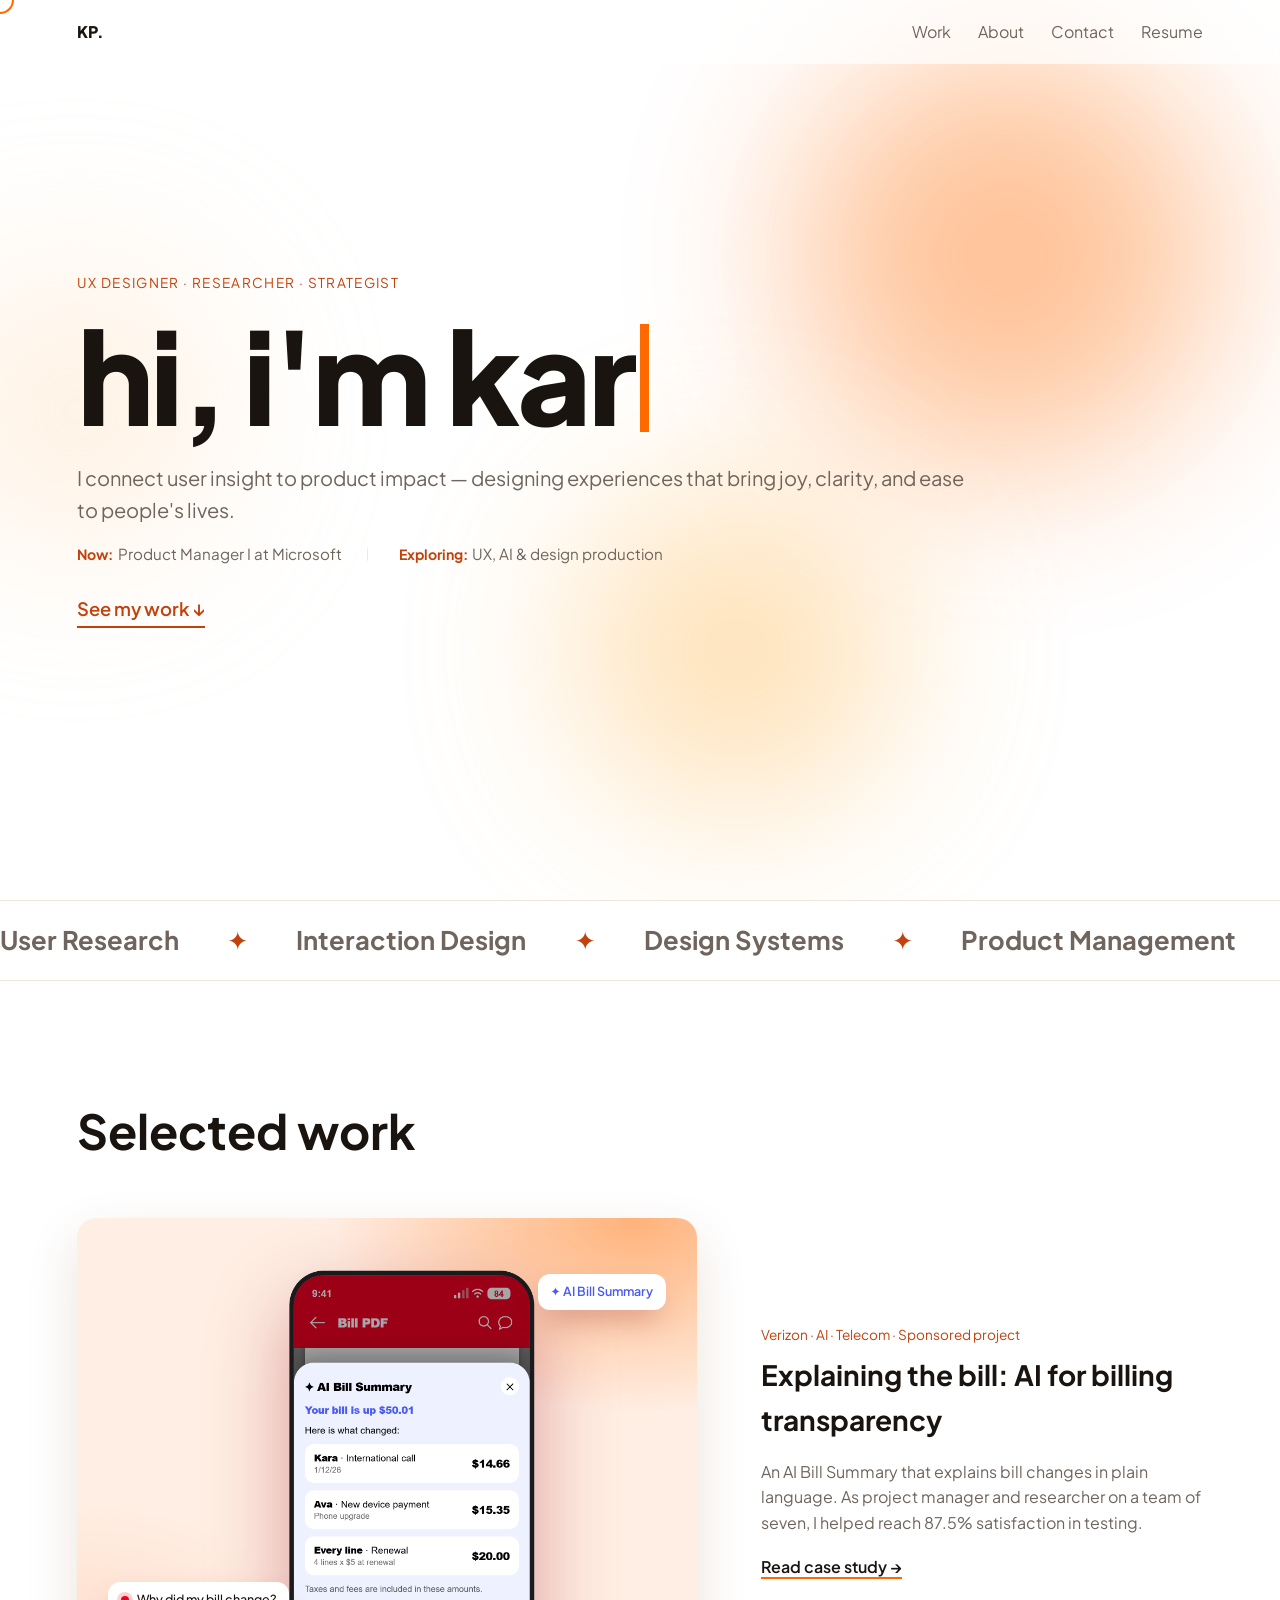
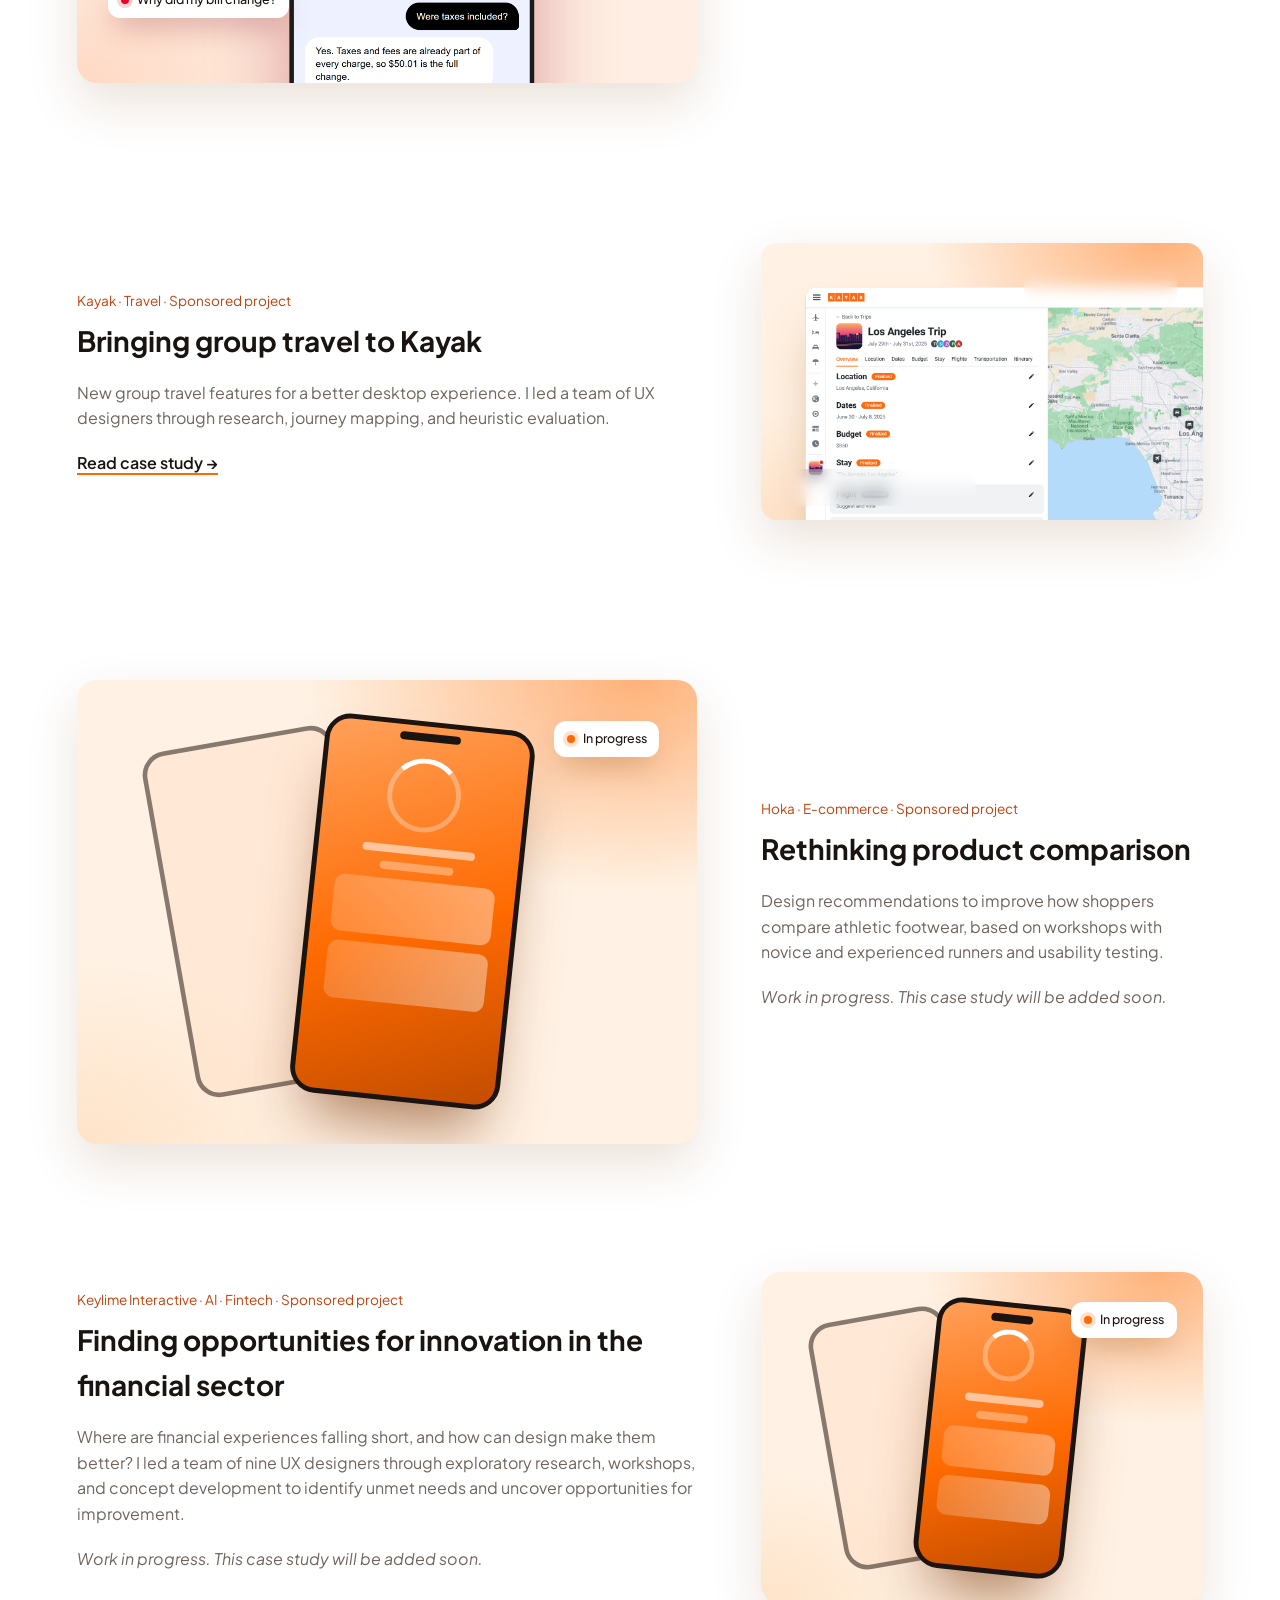
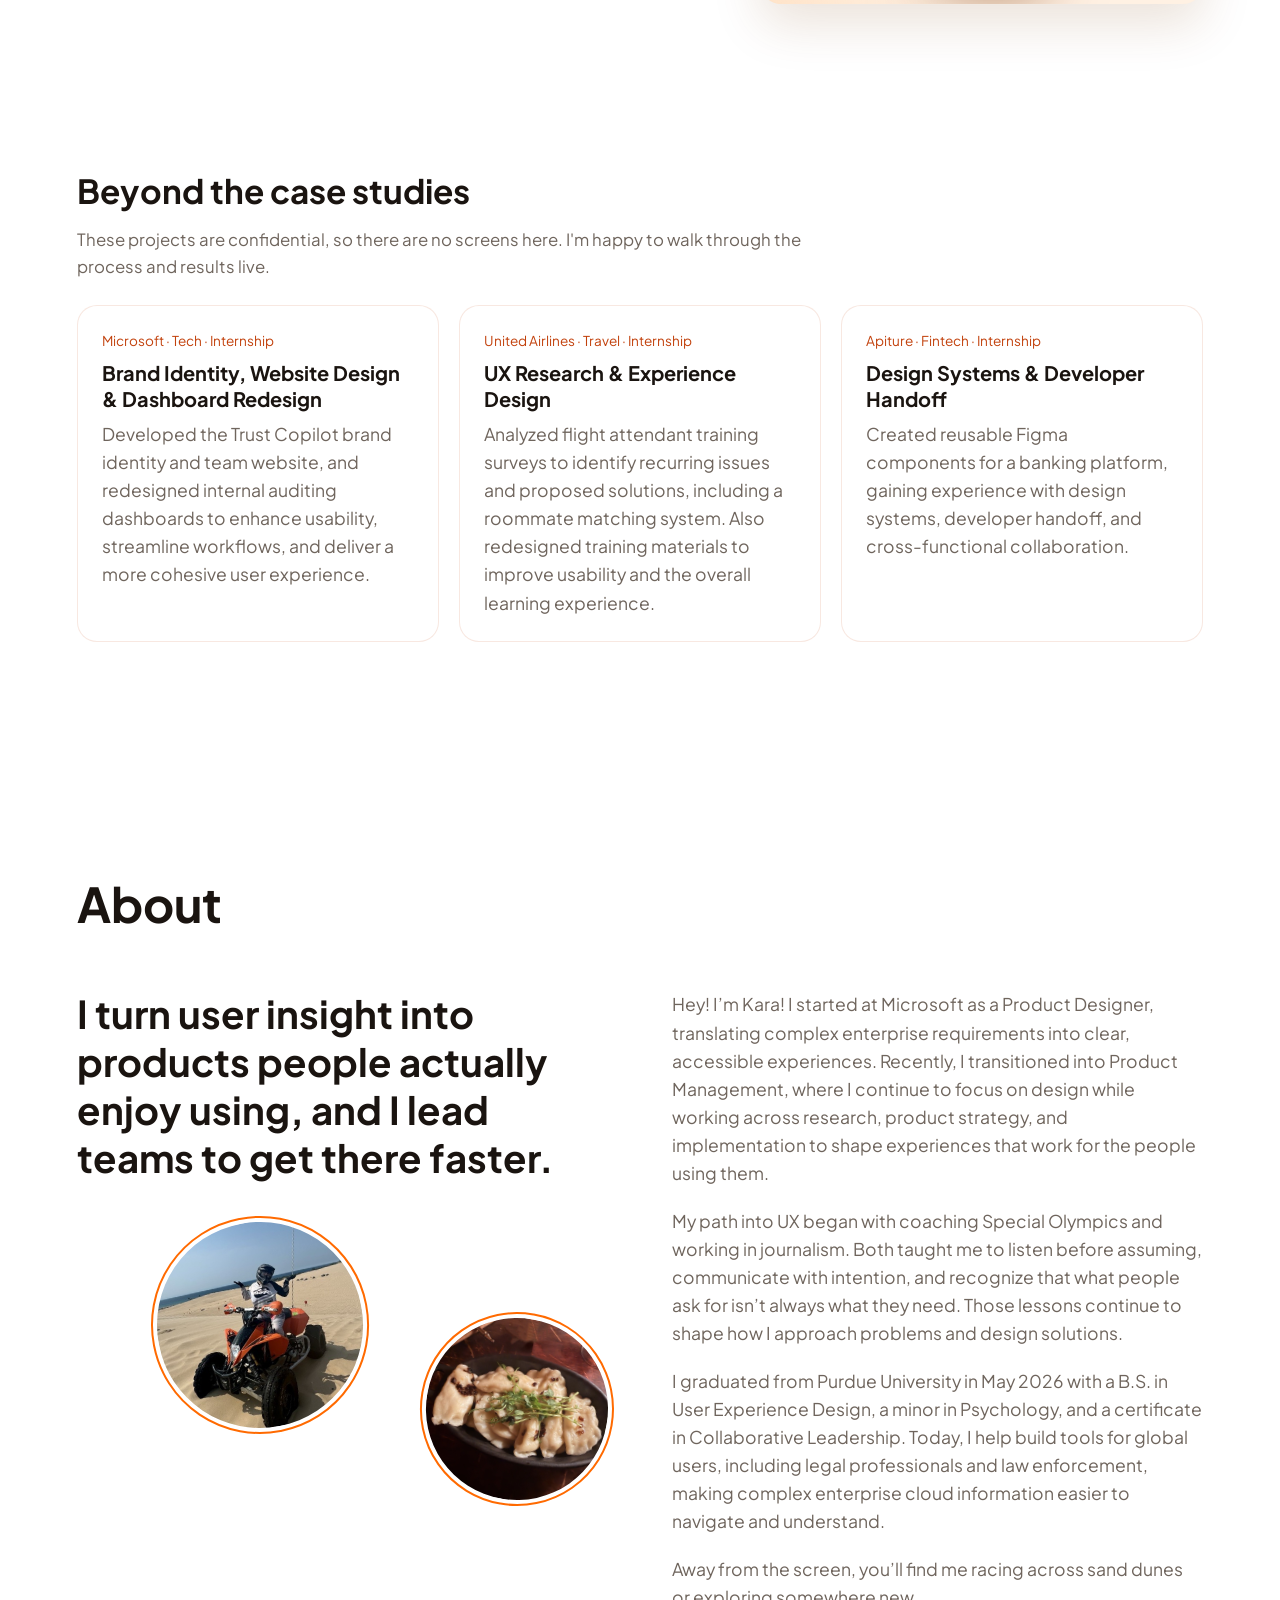
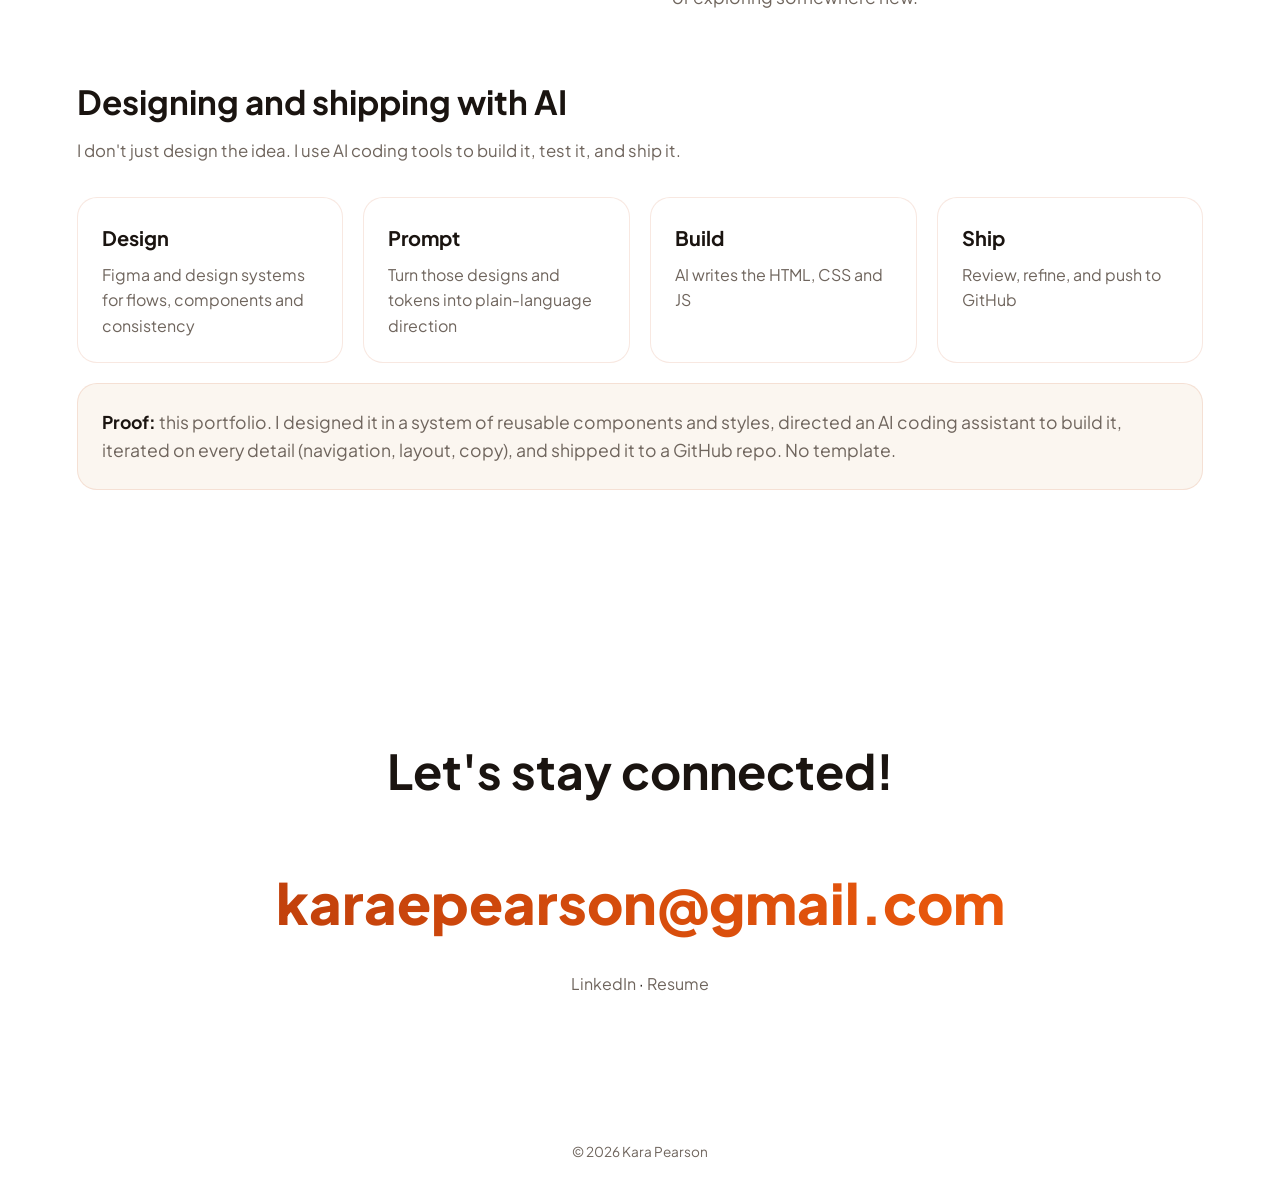
<file: index.html>
<!DOCTYPE html>
<html lang="en">
<head>
<meta charset="UTF-8">
<meta name="viewport" content="width=device-width, initial-scale=1">
<title>Kara Pearson — UX Designer, Researcher &amp; Strategist</title>
<link rel="icon" href="favicon.svg" type="image/svg+xml">
<meta name="description" content="UX designer, researcher, and strategist connecting user insight to product impact.">
<link rel="stylesheet" href="style.css?v=r2">
</head>
<body>
<div class="cursor" aria-hidden="true"></div>
<div class="progress" aria-hidden="true"></div>

<header class="nav">
  <a href="#top" class="logo">KP.</a>
  <nav>
    <a href="#work">Work</a>
    <a href="#about">About</a>
    <a href="#contact">Contact</a>
    <a href="Kara-Pearson-Resume.pdf" target="_blank" rel="noopener">Resume</a>
  </nav>
</header>

<main id="top">
  <section class="hero">
    <div class="blob b1"></div><div class="blob b2"></div><div class="blob b3"></div>
    <p class="eyebrow reveal">UX Designer · Researcher · Strategist</p>
    <h1 class="typed" aria-label="hi, i'm kara"><span id="typed"></span><span class="caret" aria-hidden="true"></span></h1>
    <p class="lead reveal">I connect user insight to product impact — designing experiences that bring joy, clarity, and ease to people's lives.</p>
    <ul class="now-chips reveal" aria-label="What I'm up to">
      <li><b>Now</b> Product Manager I at Microsoft</li>
            <li><b>Exploring</b> UX, AI &amp; design production</li>
    </ul>
    <div class="hero-cta reveal">
      <a class="cta-link" href="#work">See my work ↓</a>
    </div>
  </section>

  <div class="marquee" aria-hidden="true">
    <div class="track">
      <span>User Research</span><span>Interaction Design</span><span>Design Systems</span><span>Product Management</span><span>Usability Testing</span><span>AI-Assisted Prototyping</span><span>Accessibility</span><span>Strategy</span>
      <span>User Research</span><span>Interaction Design</span><span>Design Systems</span><span>Product Management</span><span>Usability Testing</span><span>AI-Assisted Prototyping</span><span>Accessibility</span><span>Strategy</span>
    </div>
  </div>

  <section id="work" class="work">
    <h2 class="reveal">Selected work</h2>

    <article class="case reveal tilt">
      <a class="thumb vz" href="/verizon" tabindex="-1" aria-hidden="true" style="--c1:#ee0000;--c2:#ff8a3d"><img class="p2" src="img/verizon-thumb-b.png" alt="" loading="lazy"><span class="fc fc2">&#10022; AI Bill Summary</span><span class="fc fc1"><i class="dot"></i>Why did my bill change?</span></a>
      <div class="info">
        <span class="tag">Verizon · AI · Telecom · Sponsored project</span>
        <h3>Explaining the bill: AI for billing transparency</h3>
        <p>An AI Bill Summary that explains bill changes in plain language. As project manager and researcher on a team of seven, I helped reach 87.5% satisfaction in testing.</p>
        <a href="/verizon">Read case study →</a>
      </div>
    </article>

    <article class="case reveal tilt flip">
      <a class="thumb shot" href="/kayak" tabindex="-1" aria-hidden="true"><img src="img/kayak/thumb-overview.png" alt="" loading="lazy"><span class="fc fc1"><i class="dot"></i>Budget <b>$850</b> <em>Finalized</em></span><span class="fc fc2"><span class="av"><u style="background:#3d3d3d">T</u><u style="background:#2a9bd8">S</u><u style="background:#a65bc9">Z</u></span>3 of 5 voted</span></a>
      <div class="info">
        <span class="tag">Kayak · Travel · Sponsored project</span>
        <h3>Bringing group travel to Kayak</h3>
        <p>New group travel features for a better desktop experience. I led a team of UX designers through research, journey mapping, and heuristic evaluation.</p>
        <a href="/kayak">Read case study →</a>
      </div>
    </article>

    <article class="case reveal tilt">
      <div class="thumb wip" aria-hidden="true"><div class="wf wb"></div><div class="wf wf2"><div class="wscr"><b class="ring"></b><i class="l1"></i><i class="l2"></i><div class="cd"></div><div class="cd"></div></div></div><span class="fc"><i class="dot"></i>In progress</span></div>
      <div class="info">
        <span class="tag">Hoka · E-commerce · Sponsored project</span>
        <h3>Rethinking product comparison</h3>
        <p>Design recommendations to improve how shoppers compare athletic footwear, based on workshops with novice and experienced runners and usability testing.</p>
        <p><em>Work in progress. This case study will be added soon.</em></p>
      </div>
    </article>

    <article class="case reveal tilt flip">
      <div class="thumb wip" aria-hidden="true"><div class="wf wb"></div><div class="wf wf2"><div class="wscr"><b class="ring"></b><i class="l1"></i><i class="l2"></i><div class="cd"></div><div class="cd"></div></div></div><span class="fc"><i class="dot"></i>In progress</span></div>
      <div class="info">
        <span class="tag">Keylime Interactive · AI · Fintech · Sponsored project</span>
        <h3>Finding opportunities for innovation in the financial sector</h3>
        <p>Where are financial experiences falling short, and how can design make them better? I led a team of nine UX designers through exploratory research, workshops, and concept development to identify unmet needs and uncover opportunities for improvement.</p>
        <p><em>Work in progress. This case study will be added soon.</em></p>
      </div>
    </article>
  </section>

  <section id="private-work" class="private-work">
    <h2 class="reveal">Beyond the case studies</h2>
    <p class="pw-lead reveal">These projects are confidential, so there are no screens here. I'm happy to walk through the process and results live.</p>
    <div class="pw-grid">
      <article class="pw reveal">
        <span class="tag">Microsoft · Tech · Internship</span>
        <h3>Brand Identity, Website Design &amp; Dashboard Redesign</h3>
        <p>Developed the Trust Copilot brand identity and team website, and redesigned internal auditing dashboards to enhance usability, streamline workflows, and deliver a more cohesive user experience.</p>
      </article>
      <article class="pw reveal">
        <span class="tag">United Airlines · Travel · Internship</span>
        <h3>UX Research &amp; Experience Design</h3>
        <p>Analyzed flight attendant training surveys to identify recurring issues and proposed solutions, including a roommate matching system. Also redesigned training materials to improve usability and the overall learning experience.</p>
      </article>
      <article class="pw reveal">
        <span class="tag">Apiture · Fintech · Internship</span>
        <h3>Design Systems &amp; Developer Handoff</h3>
        <p>Created reusable Figma components for a banking platform, gaining experience with design systems, developer handoff, and cross-functional collaboration.</p>
      </article>
    </div>
  </section>

  <section id="about" class="about">
    <h2 class="reveal">About</h2>
    <div class="about-grid">
      <div class="about-left reveal">
        <p class="about-lead">I turn user insight into products people actually enjoy using, and I lead teams to get there faster.</p>
        <div class="snaps">
          <figure class="snap" style="--r:-11deg"><img src="images/dunes-crop2.jpg" alt="Kara on an ATV at Silver Lake Sand Dunes in Michigan"><svg viewBox="0 0 220 220" aria-hidden="true"><path id="arc1" d="M26 110 A84 84 0 0 0 194 110" fill="none"/><text><textPath href="#arc1" startOffset="50%" text-anchor="middle">Sending it at Silver Lake</textPath></text></svg><figcaption class="sr">Sending it at Silver Lake</figcaption></figure>
          <figure class="snap" style="--r:10deg"><img src="images/pierogi2.jpg" alt="A plate of pierogi in Poland"><svg viewBox="0 0 220 220" aria-hidden="true"><path id="arc2" d="M26 110 A84 84 0 0 0 194 110" fill="none"/><text><textPath href="#arc2" startOffset="50%" text-anchor="middle">Trying pierogis in Poland</textPath></text></svg><figcaption class="sr">Trying pierogis in Poland</figcaption></figure>
        </div>
      </div>
      <div class="about-body reveal">
        <p>Hey! I&rsquo;m Kara! I started at Microsoft as a Product Designer, translating complex enterprise requirements into clear, accessible experiences. Recently, I transitioned into Product Management, where I continue to focus on design while working across research, product strategy, and implementation to shape experiences that work for the people using them.</p>
                <p>My path into UX began with coaching Special Olympics and working in journalism. Both taught me to listen before assuming, communicate with intention, and recognize that what people ask for isn&rsquo;t always what they need. Those lessons continue to shape how I approach problems and design solutions.</p>
                <p>I graduated from Purdue University in May 2026 with a B.S. in User Experience Design, a minor in Psychology, and a certificate in Collaborative Leadership. Today, I help build tools for global users, including legal professionals and law enforcement, making complex enterprise cloud information easier to navigate and understand.</p>
                <p>Away from the screen, you&rsquo;ll find me racing across sand dunes or exploring somewhere new.</p>
      </div>
    </div>
    <div class="ai-block">
      <h3 class="reveal">Designing and shipping with AI</h3>
      <p class="ai-lead reveal">I don't just design the idea. I use AI coding tools to build it, test it, and ship it.</p>
      <div class="steps ai-steps reveal">
        <div><b>Design</b><span>Figma and design systems for flows, components and consistency</span></div>
        <div><b>Prompt</b><span>Turn those designs and tokens into plain-language direction</span></div>
        <div><b>Build</b><span>AI writes the HTML, CSS and JS</span></div>
        <div><b>Ship</b><span>Review, refine, and push to GitHub</span></div>
      </div>
      <p class="ai-proof reveal"><strong>Proof:</strong> this portfolio. I designed it in a system of reusable components and styles, directed an AI coding assistant to build it, iterated on every detail (navigation, layout, copy), and shipped it to a GitHub repo. No template.</p>
    </div>  </section>

  <section id="contact" class="contact">
    <h2 class="reveal">Let's stay connected!</h2>
    <a class="big-link reveal" href="mailto:karaepearson@gmail.com">karaepearson@gmail.com</a>
    <p class="reveal"><a href="https://linkedin.com/in/karaepearson/" target="_blank" rel="noopener">LinkedIn</a> · <a href="Kara-Pearson-Resume.pdf" target="_blank" rel="noopener">Resume</a></p>
  </section>
</main>

<footer>© 2026 Kara Pearson</footer>
<script src="script.js?v=wip8"></script>
</body>
</html>
</file>
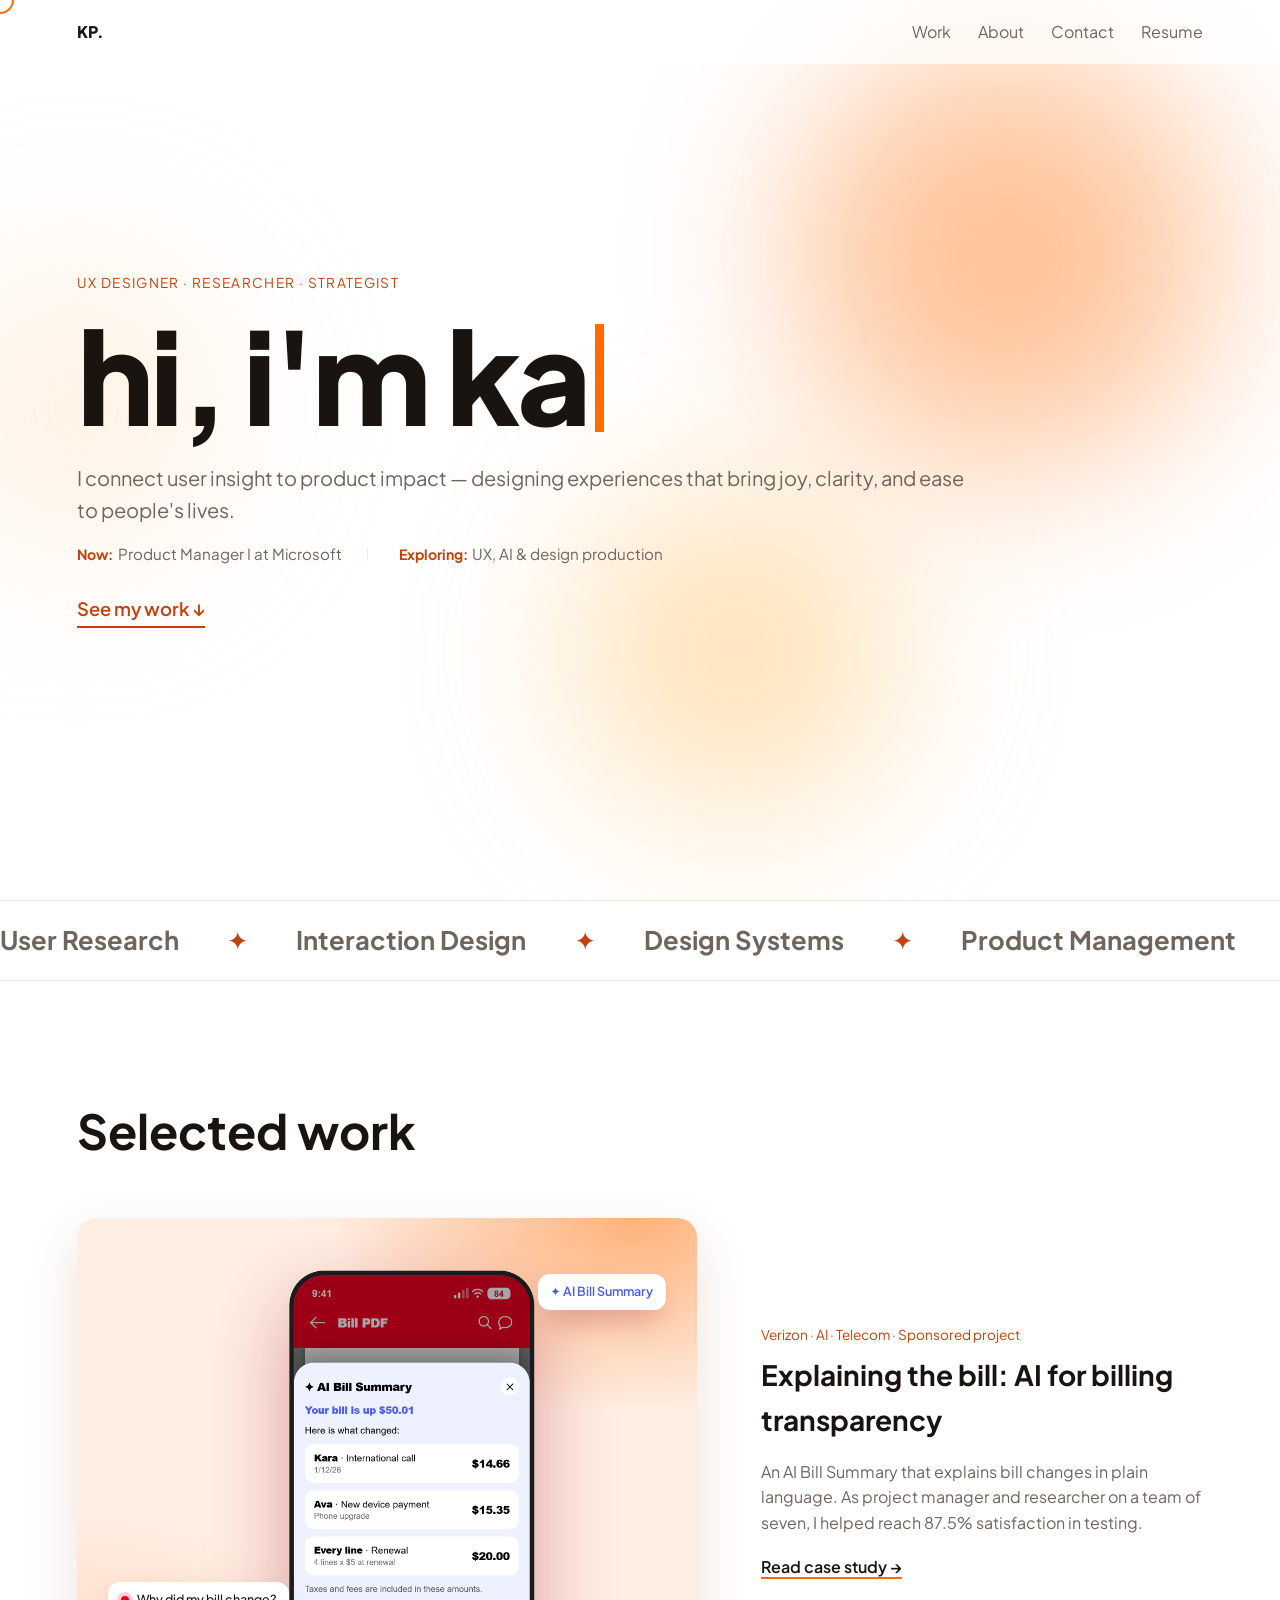
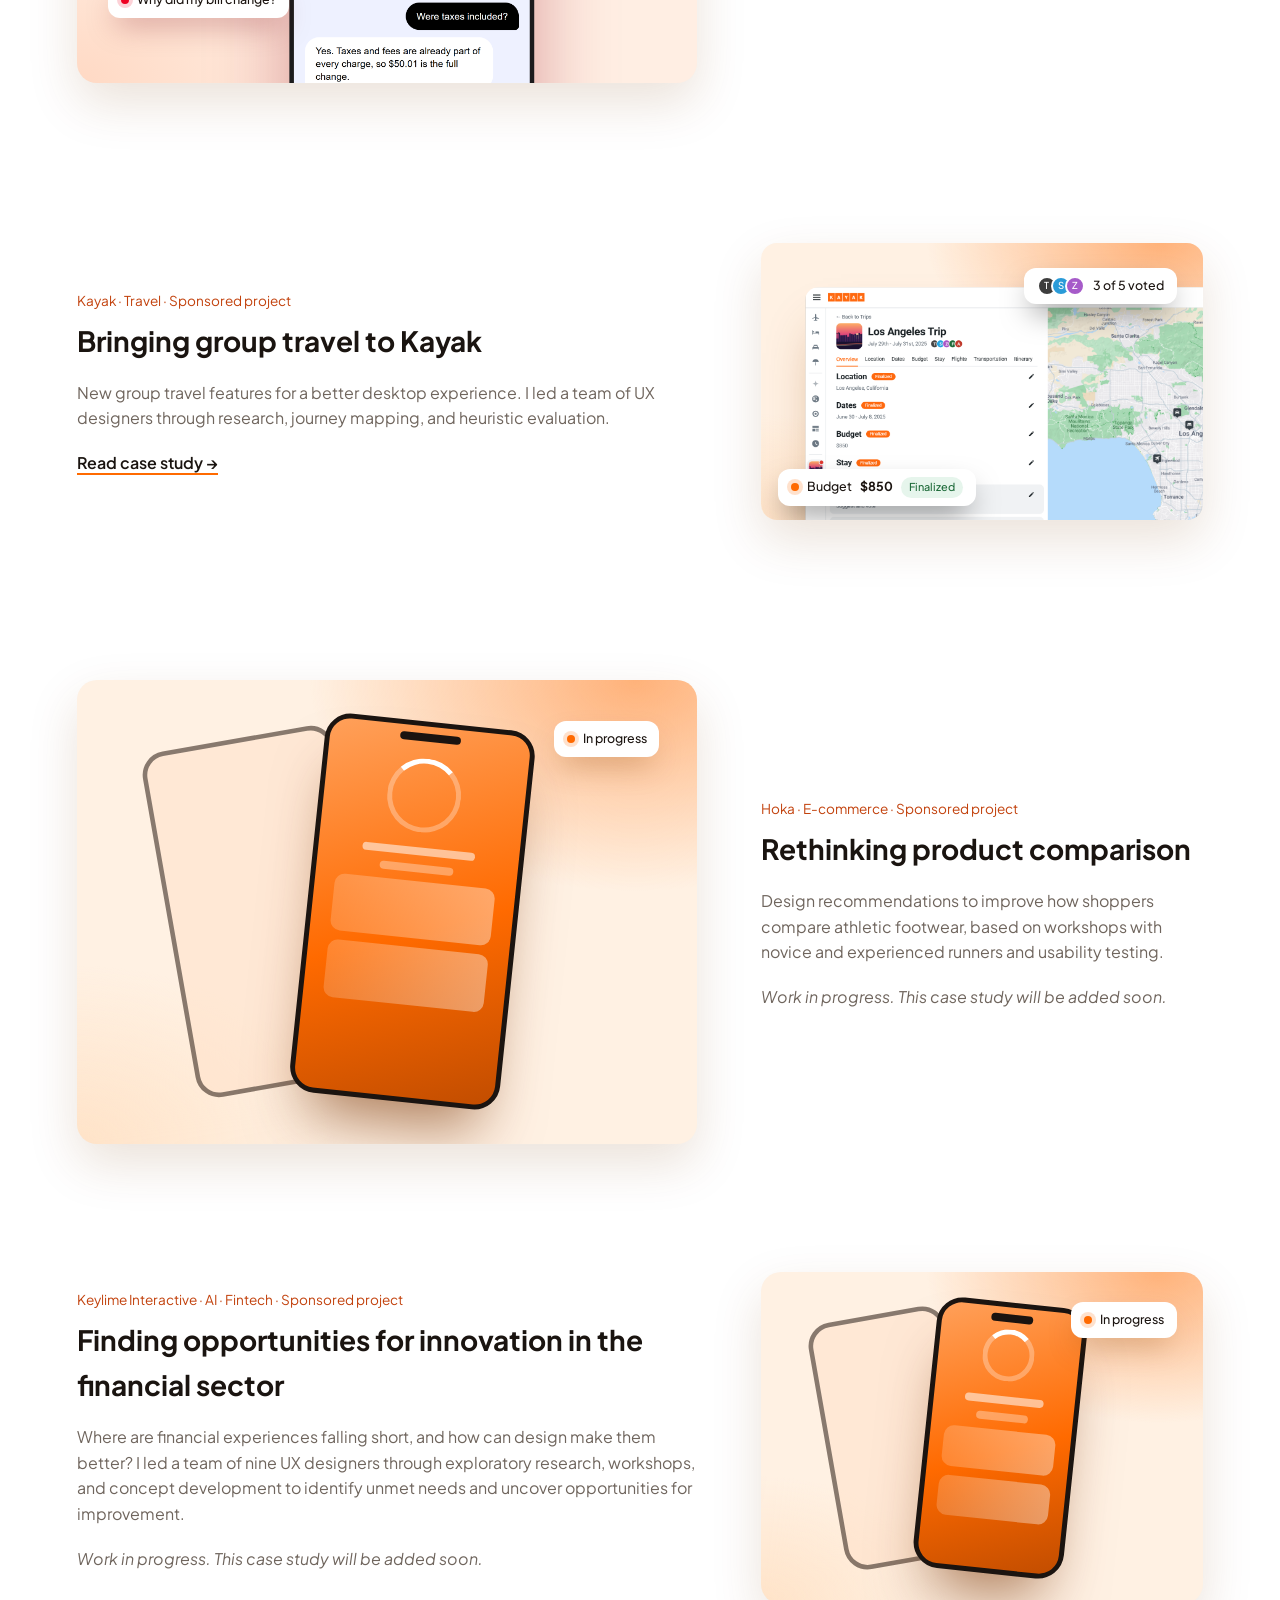
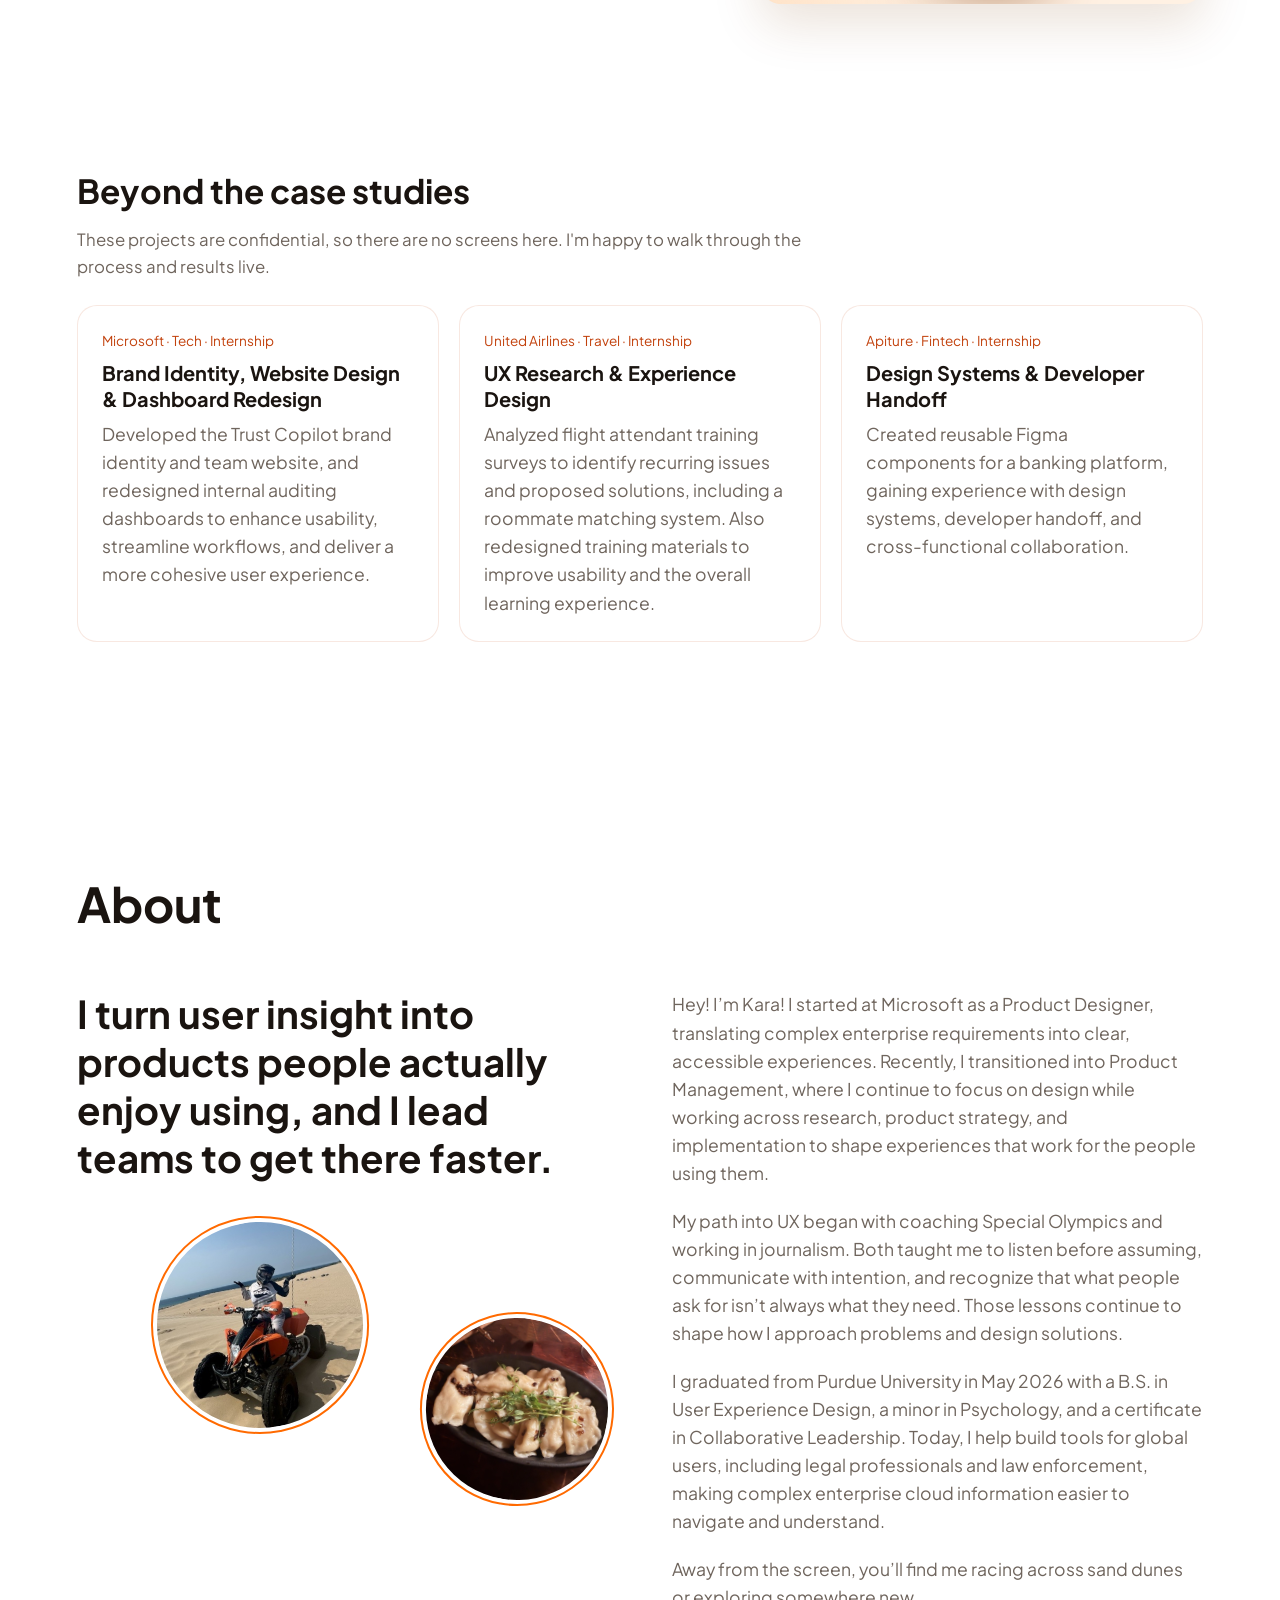
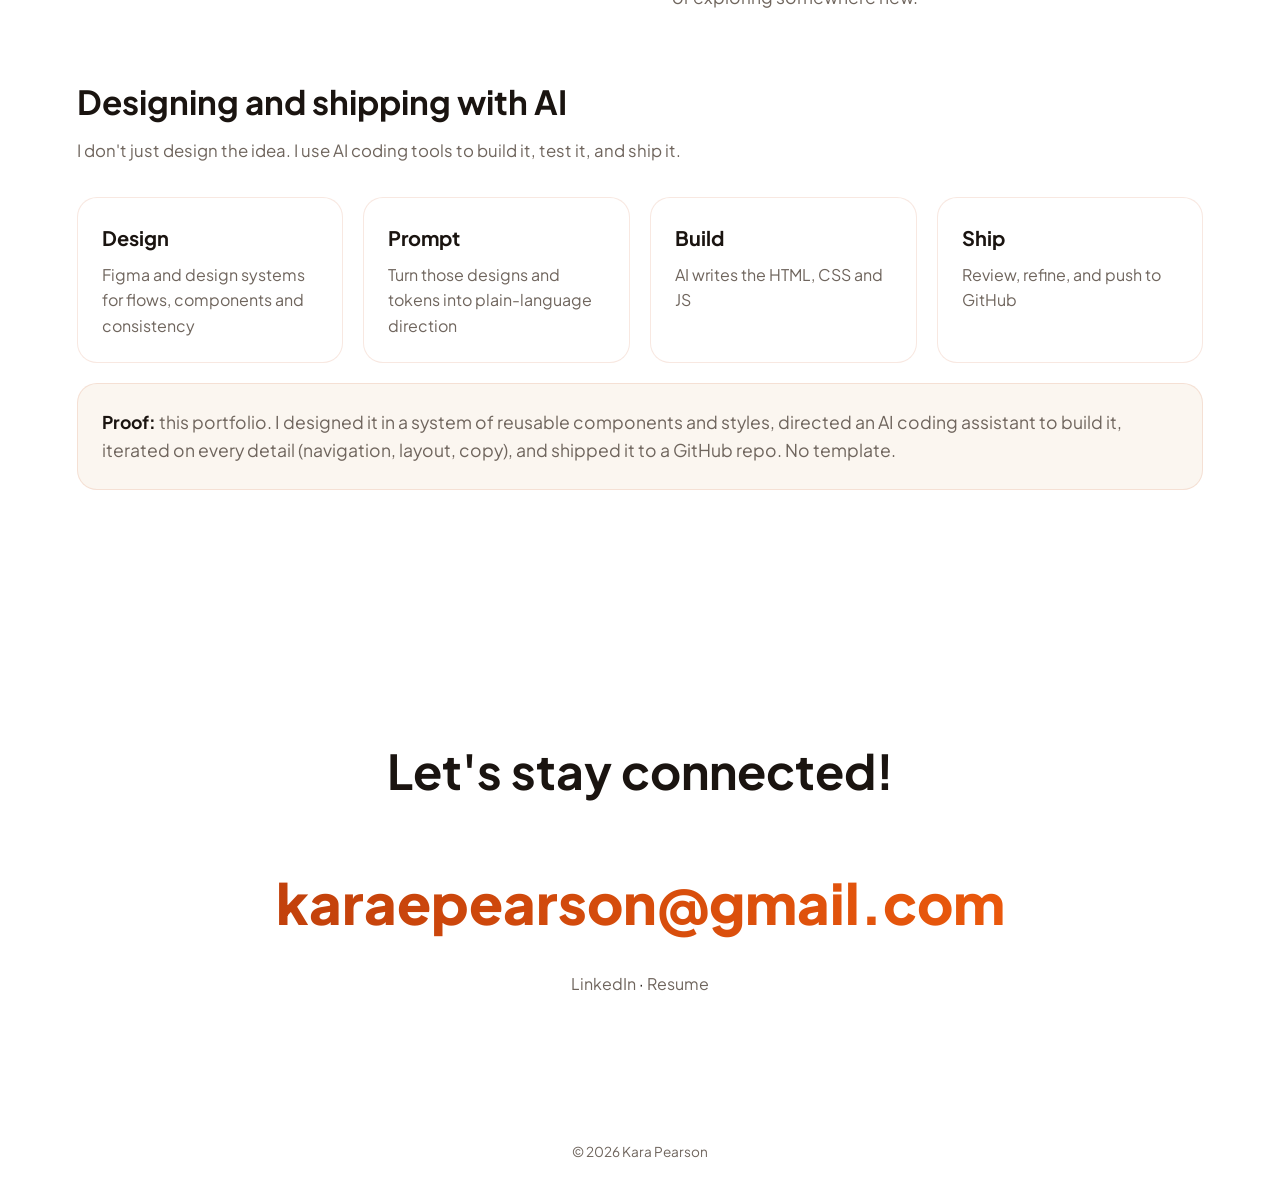
<file: about/index.html>
<!DOCTYPE html>
<html lang="en">
<head>
<meta charset="UTF-8">
<meta name="viewport" content="width=device-width, initial-scale=1">
<title>About — Kara Pearson</title>
<meta http-equiv="refresh" content="0; url=/#about">
<link rel="canonical" href="https://kara-pearson.com/">
<script>location.replace('/#about');</script>
</head>
<body>
<p><a href="/#about">Continue to About Kara Pearson</a></p>
</body>
</html>
</file>
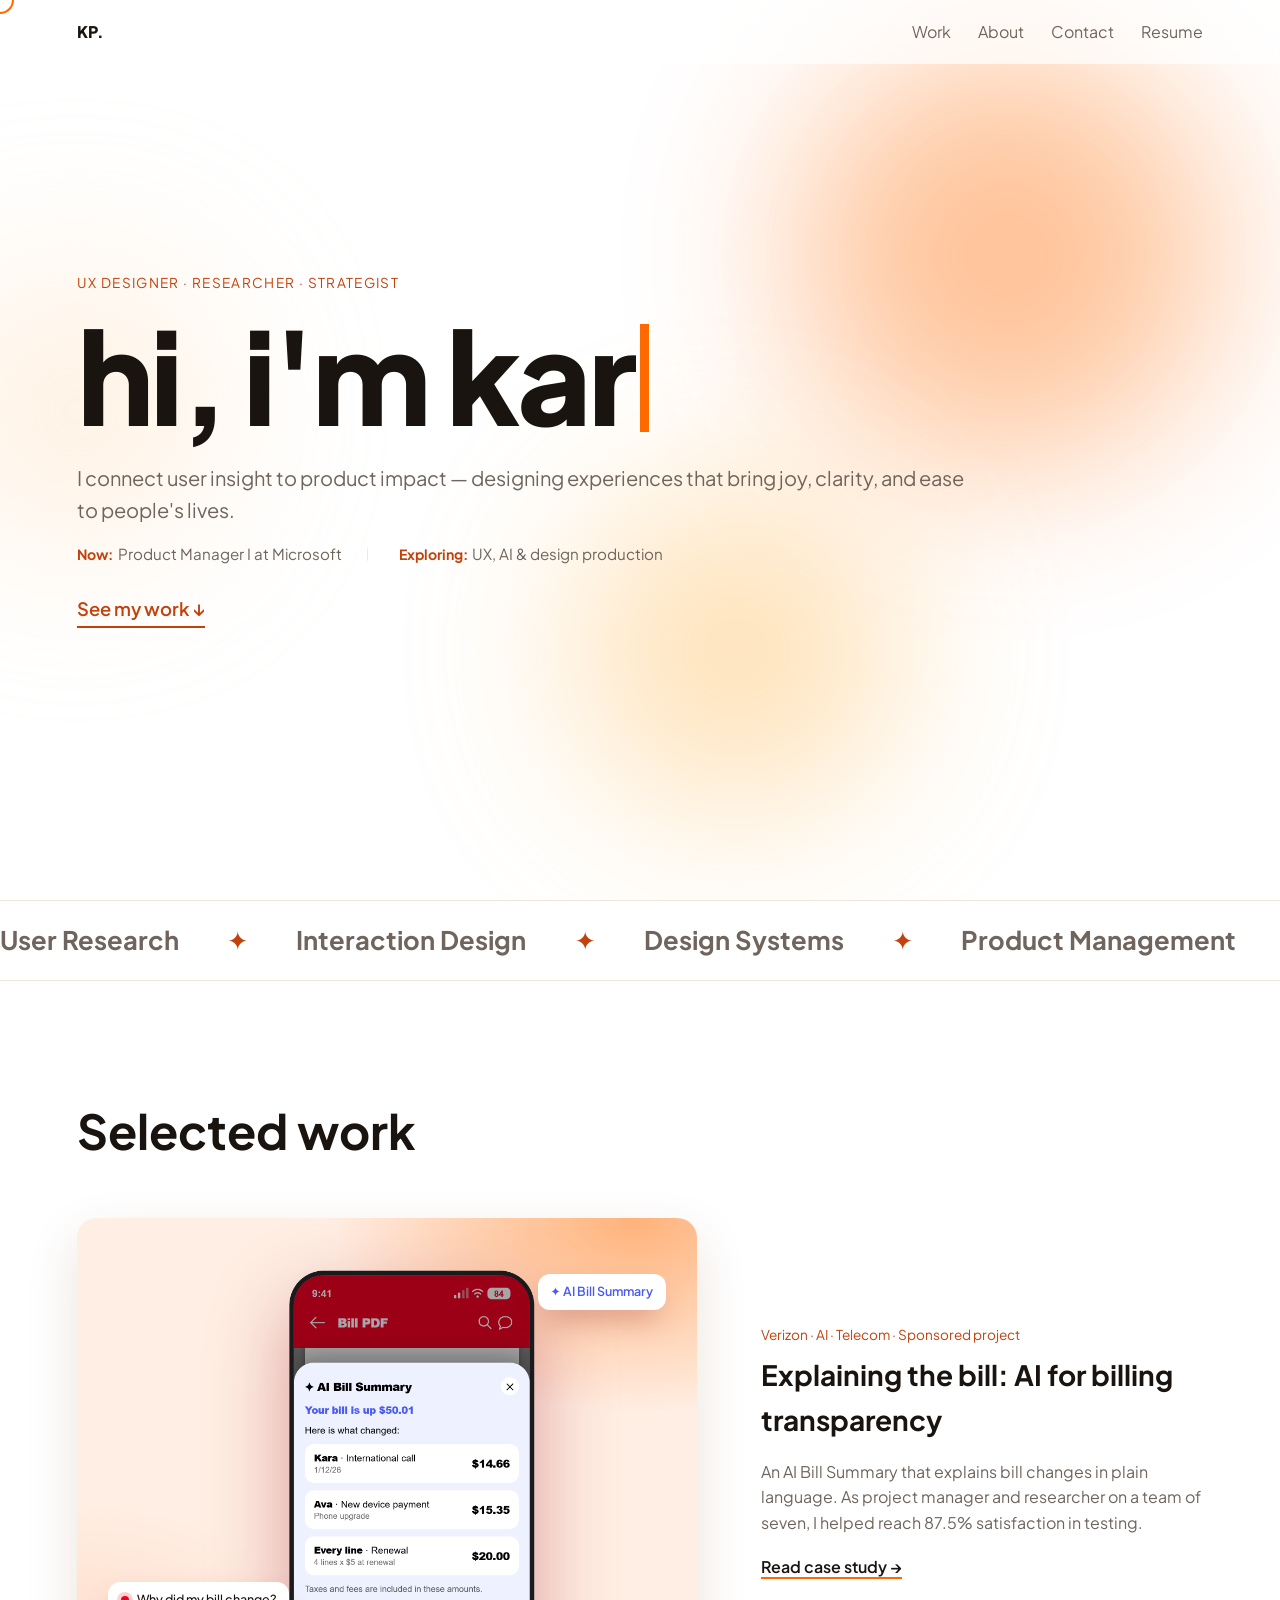
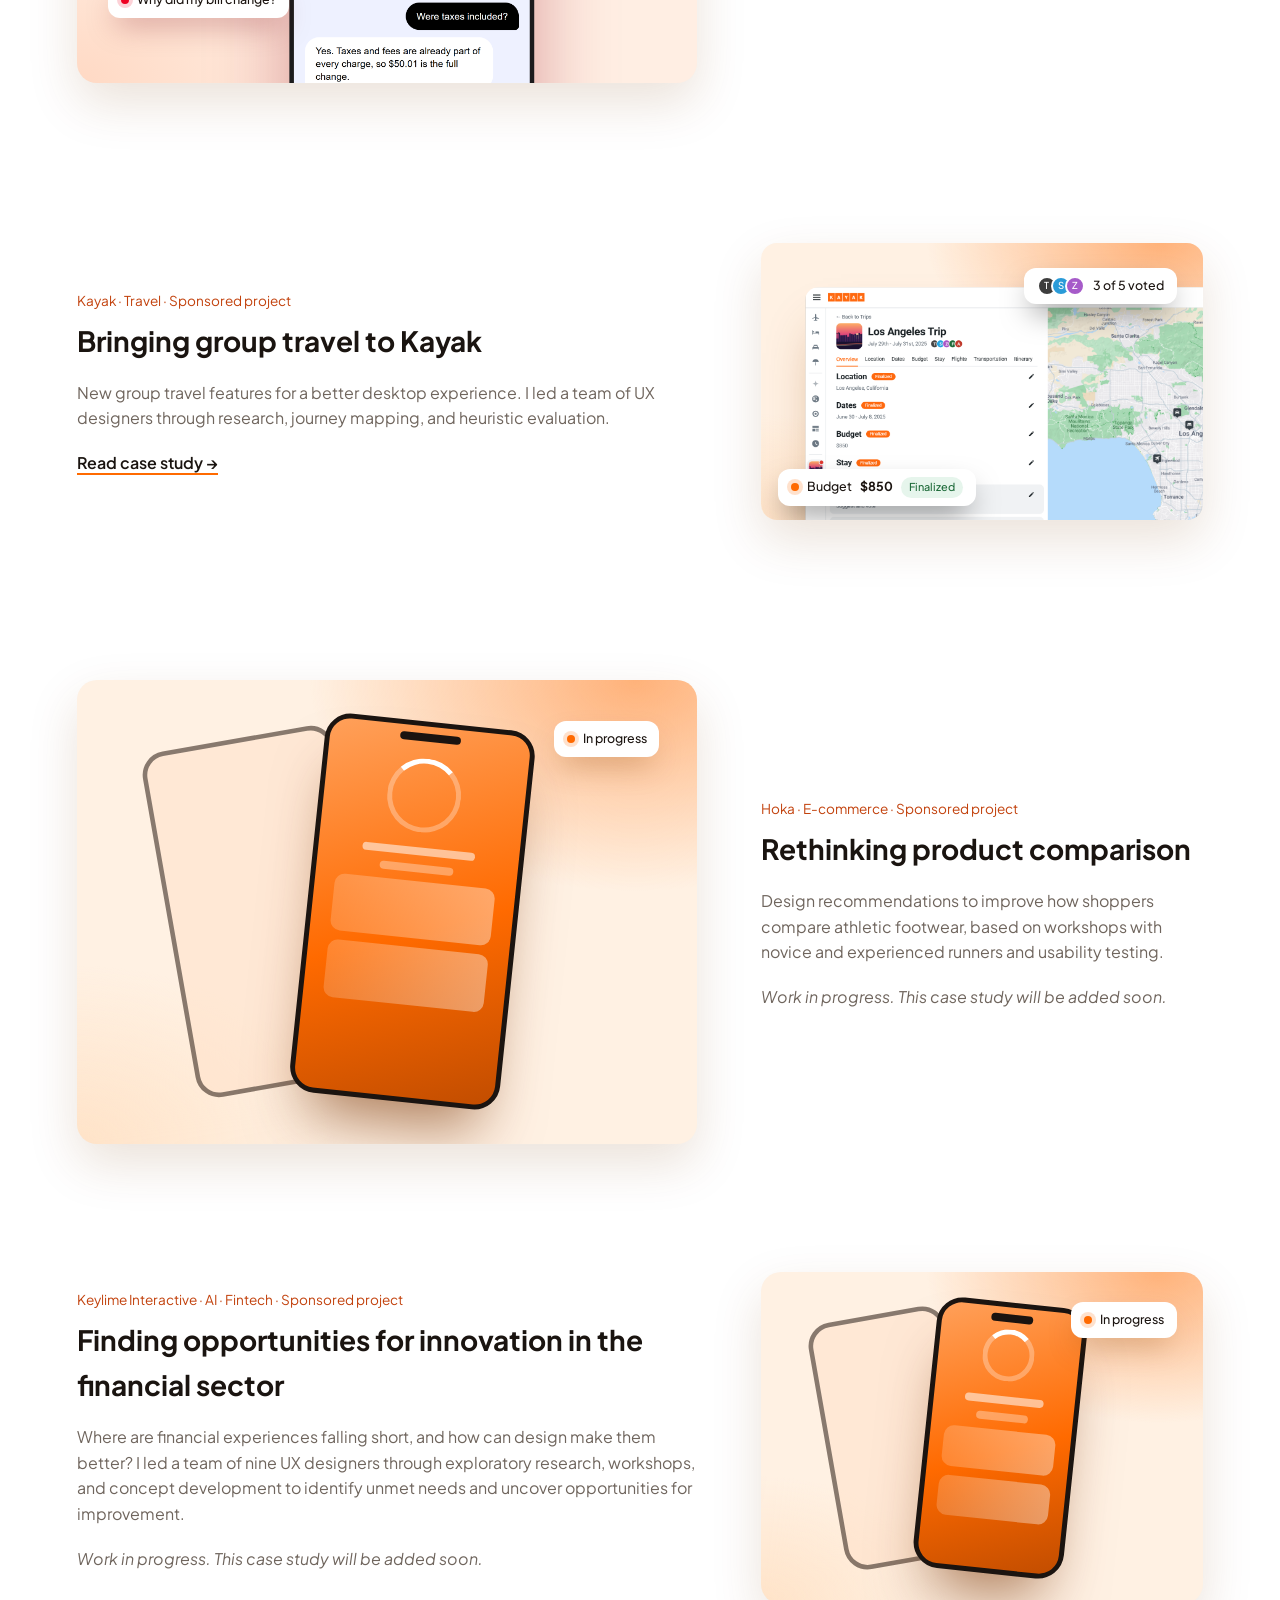
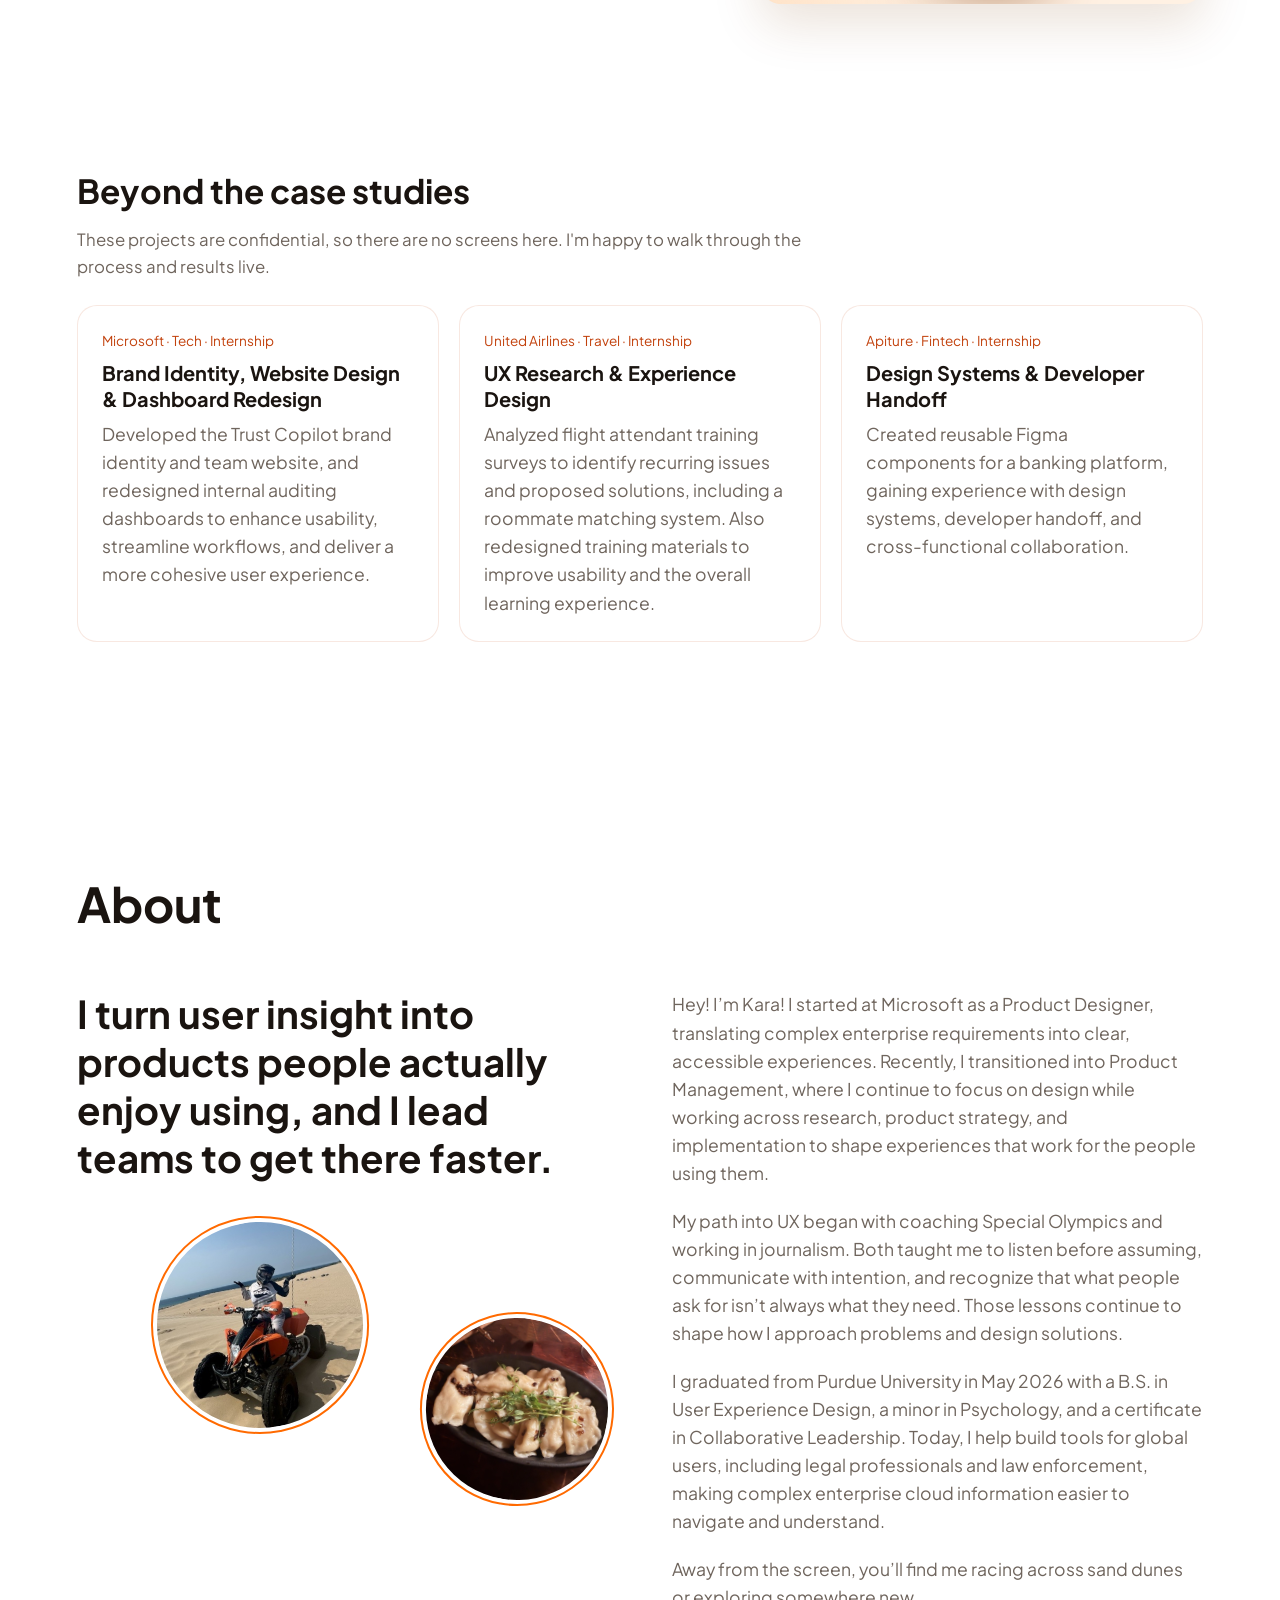
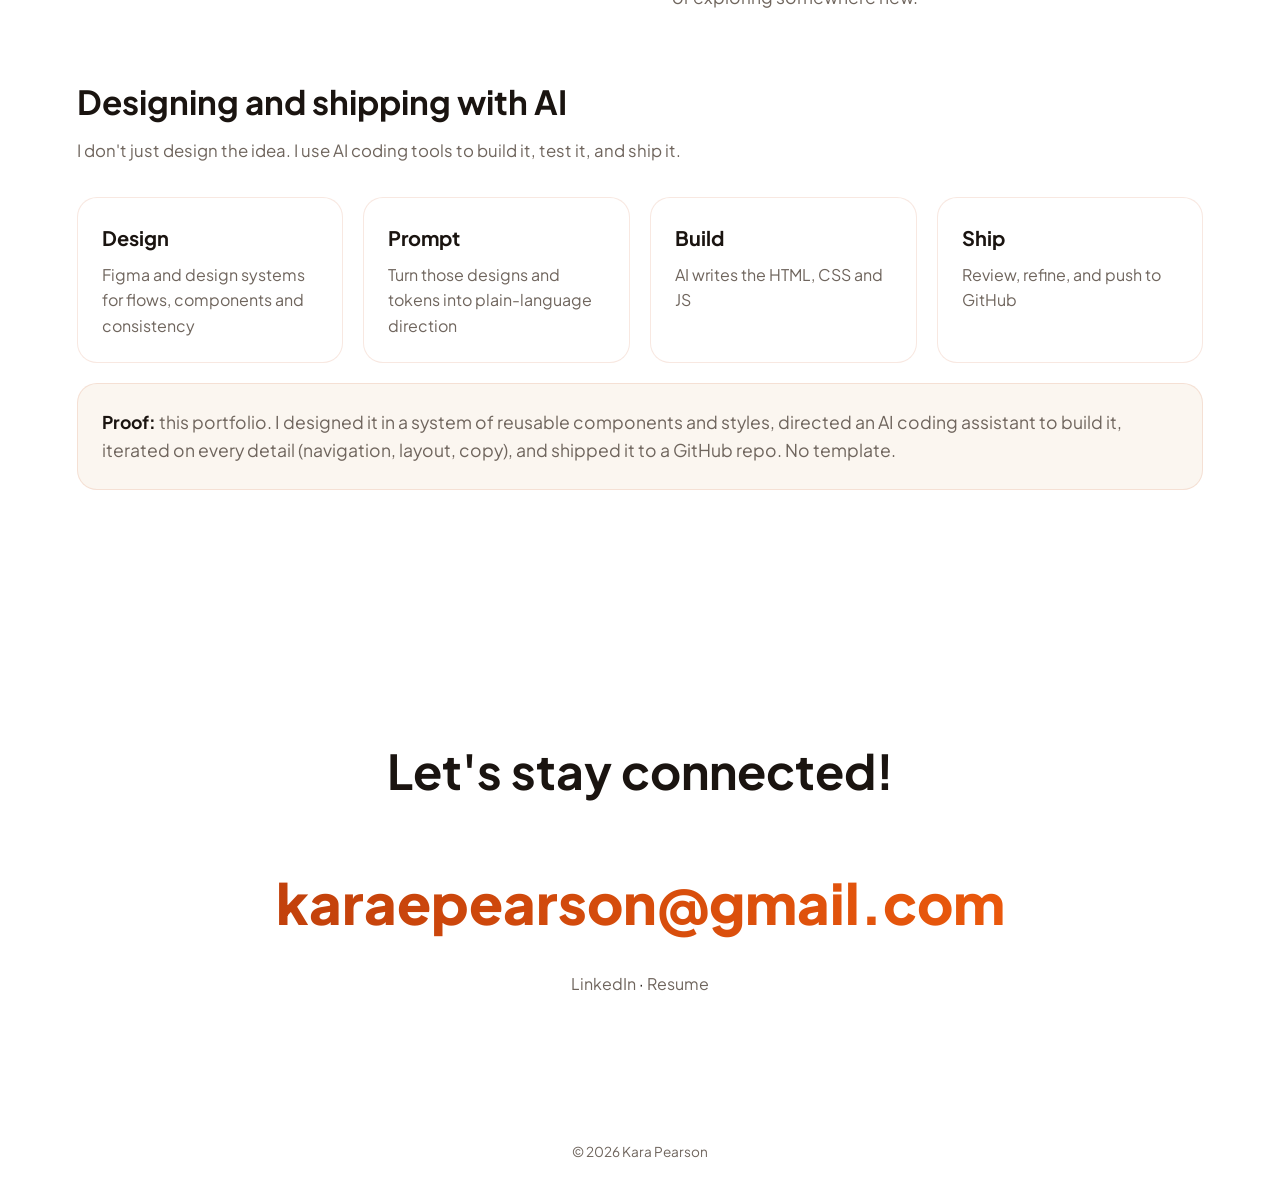
<file: work/index.html>
<!DOCTYPE html>
<html lang="en">
<head>
<meta charset="UTF-8">
<meta name="viewport" content="width=device-width, initial-scale=1">
<title>Work — Kara Pearson</title>
<meta http-equiv="refresh" content="0; url=/#work">
<link rel="canonical" href="https://kara-pearson.com/">
<script>location.replace('/#work');</script>
</head>
<body>
<p><a href="/#work">Continue to Kara Pearson&rsquo;s work</a></p>
</body>
</html>
</file>
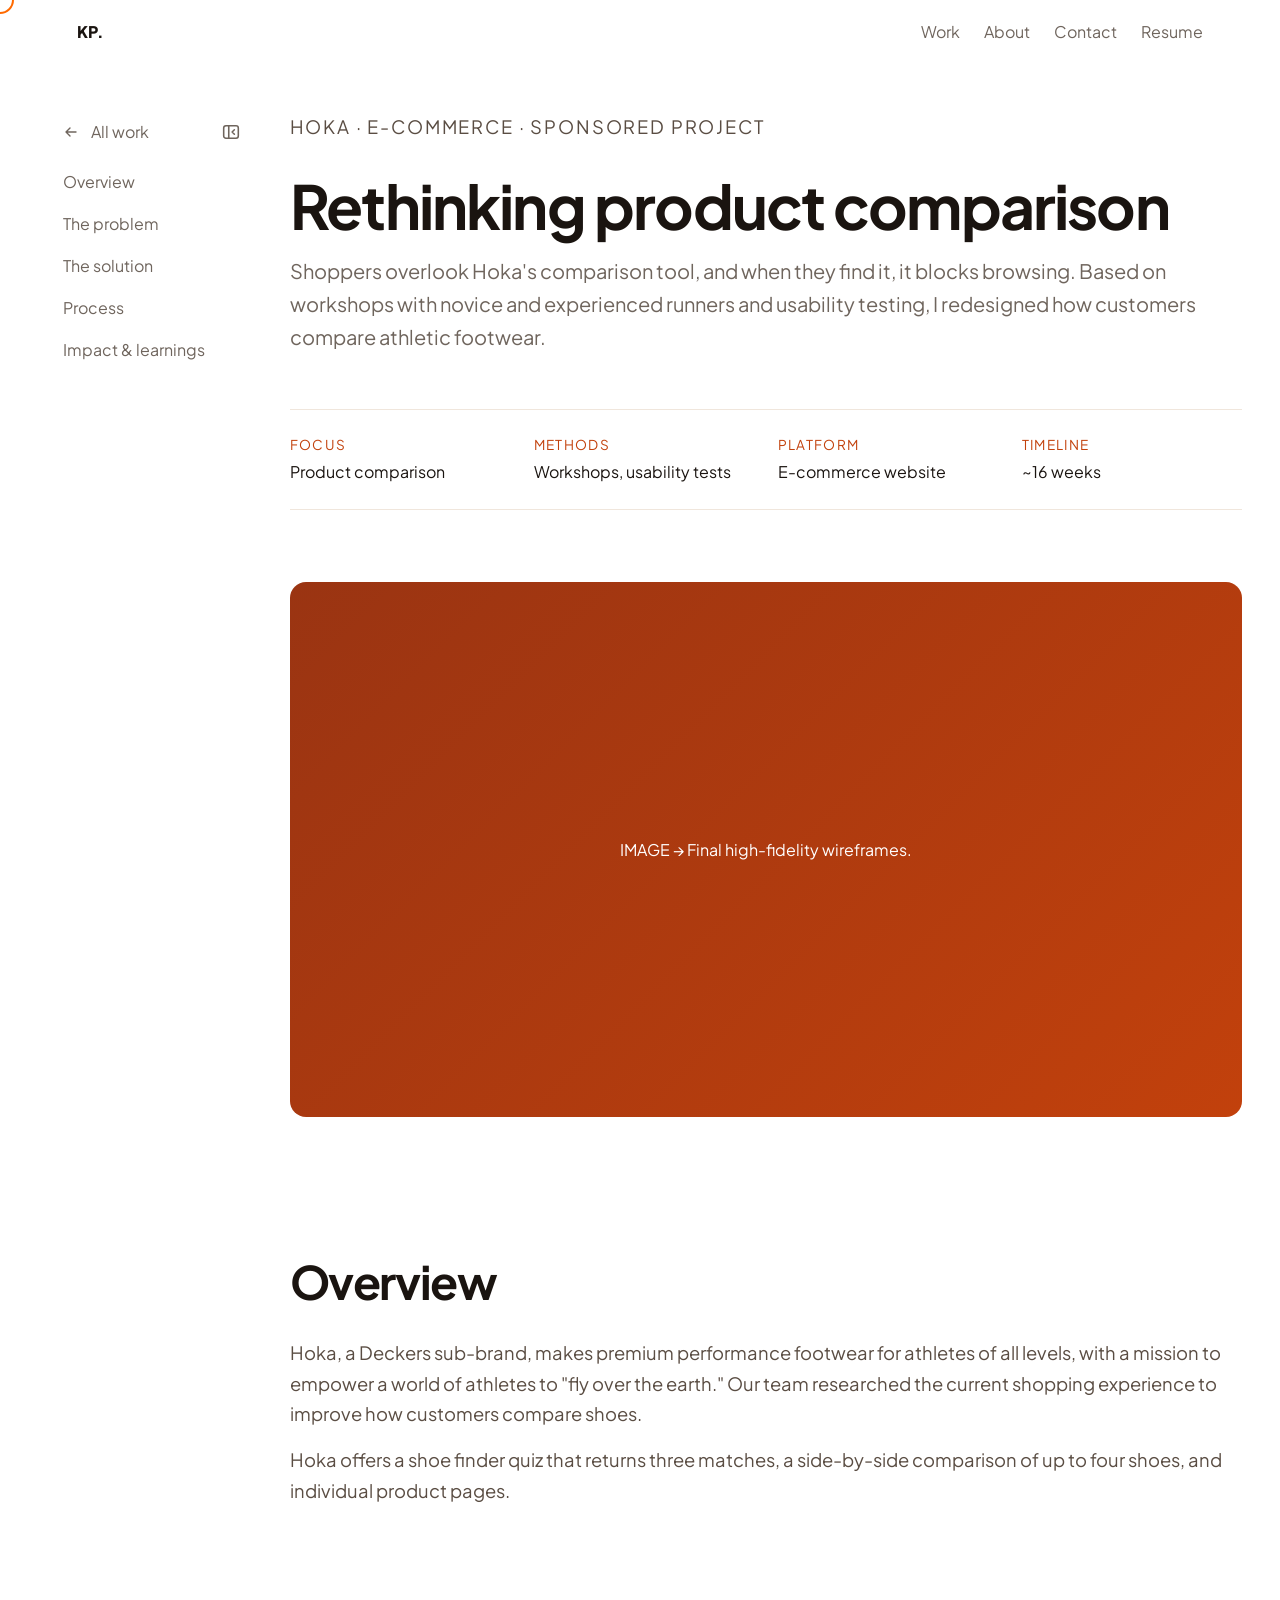
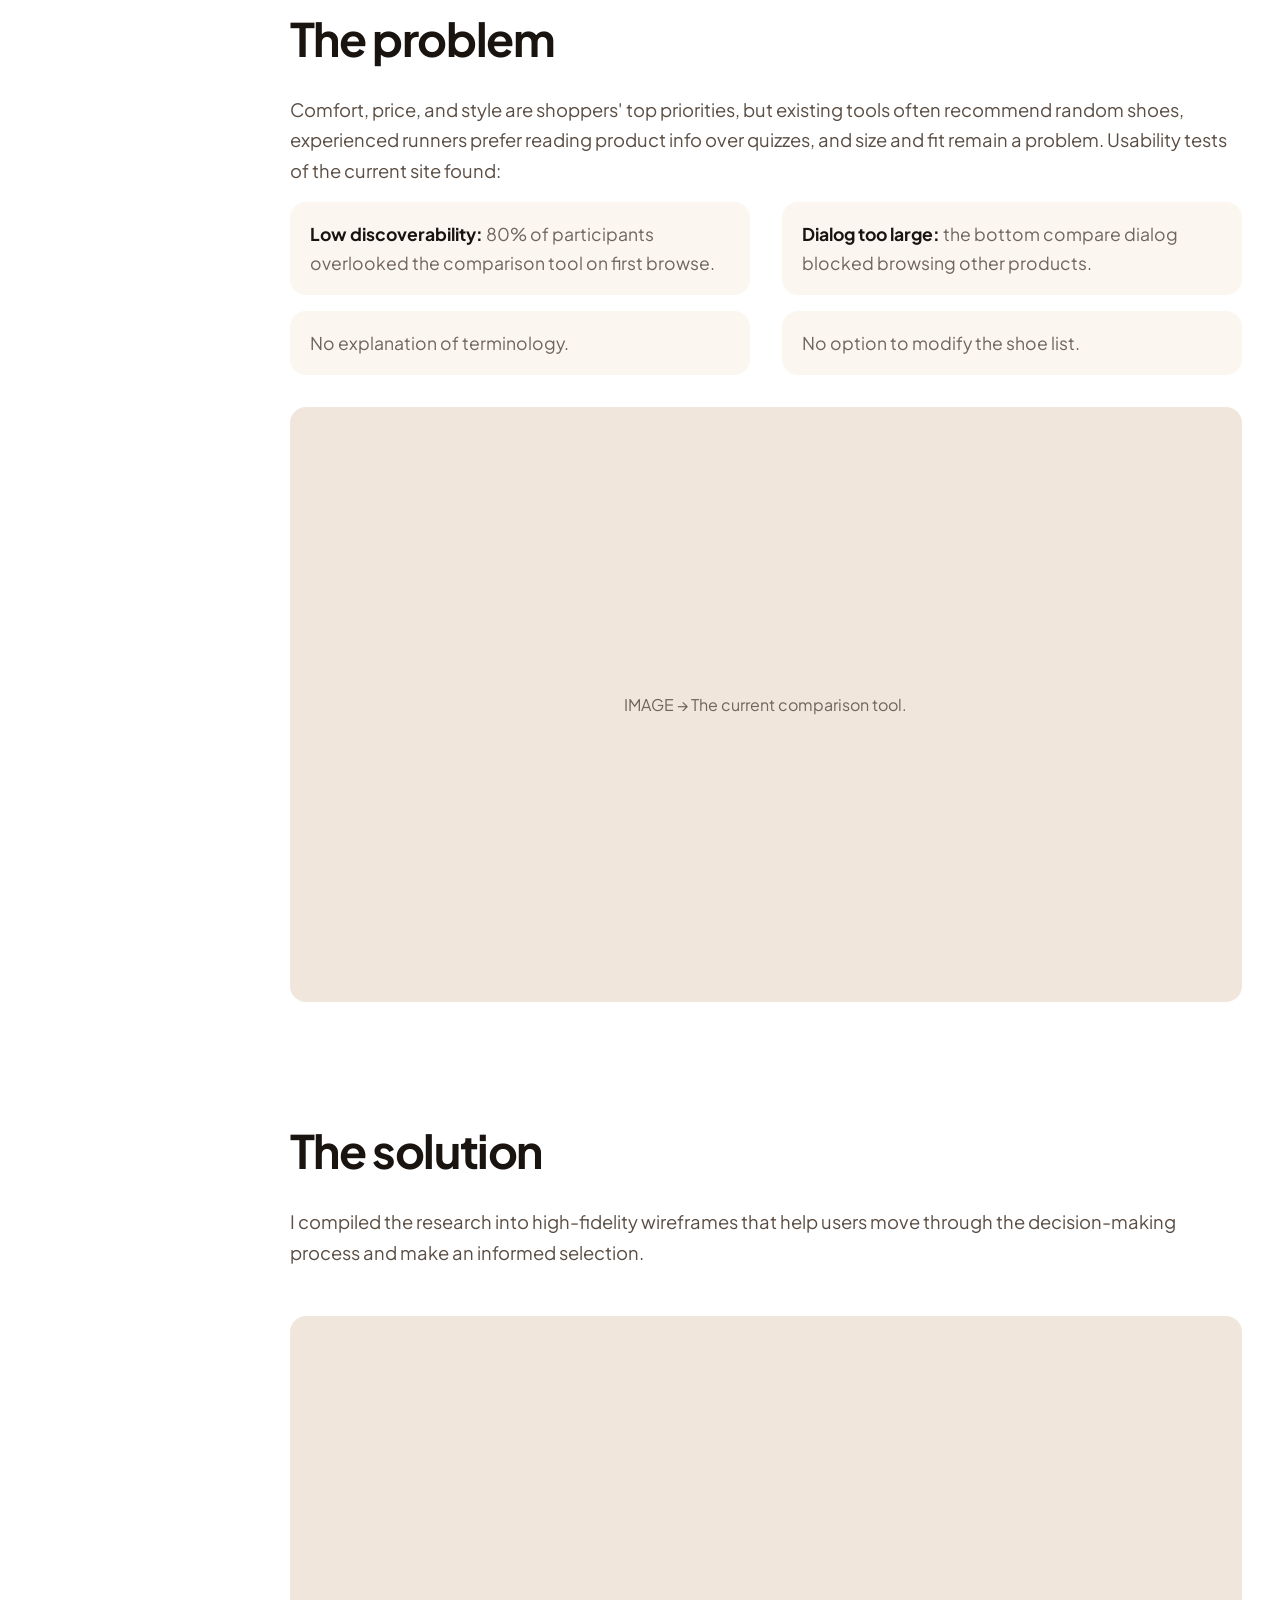
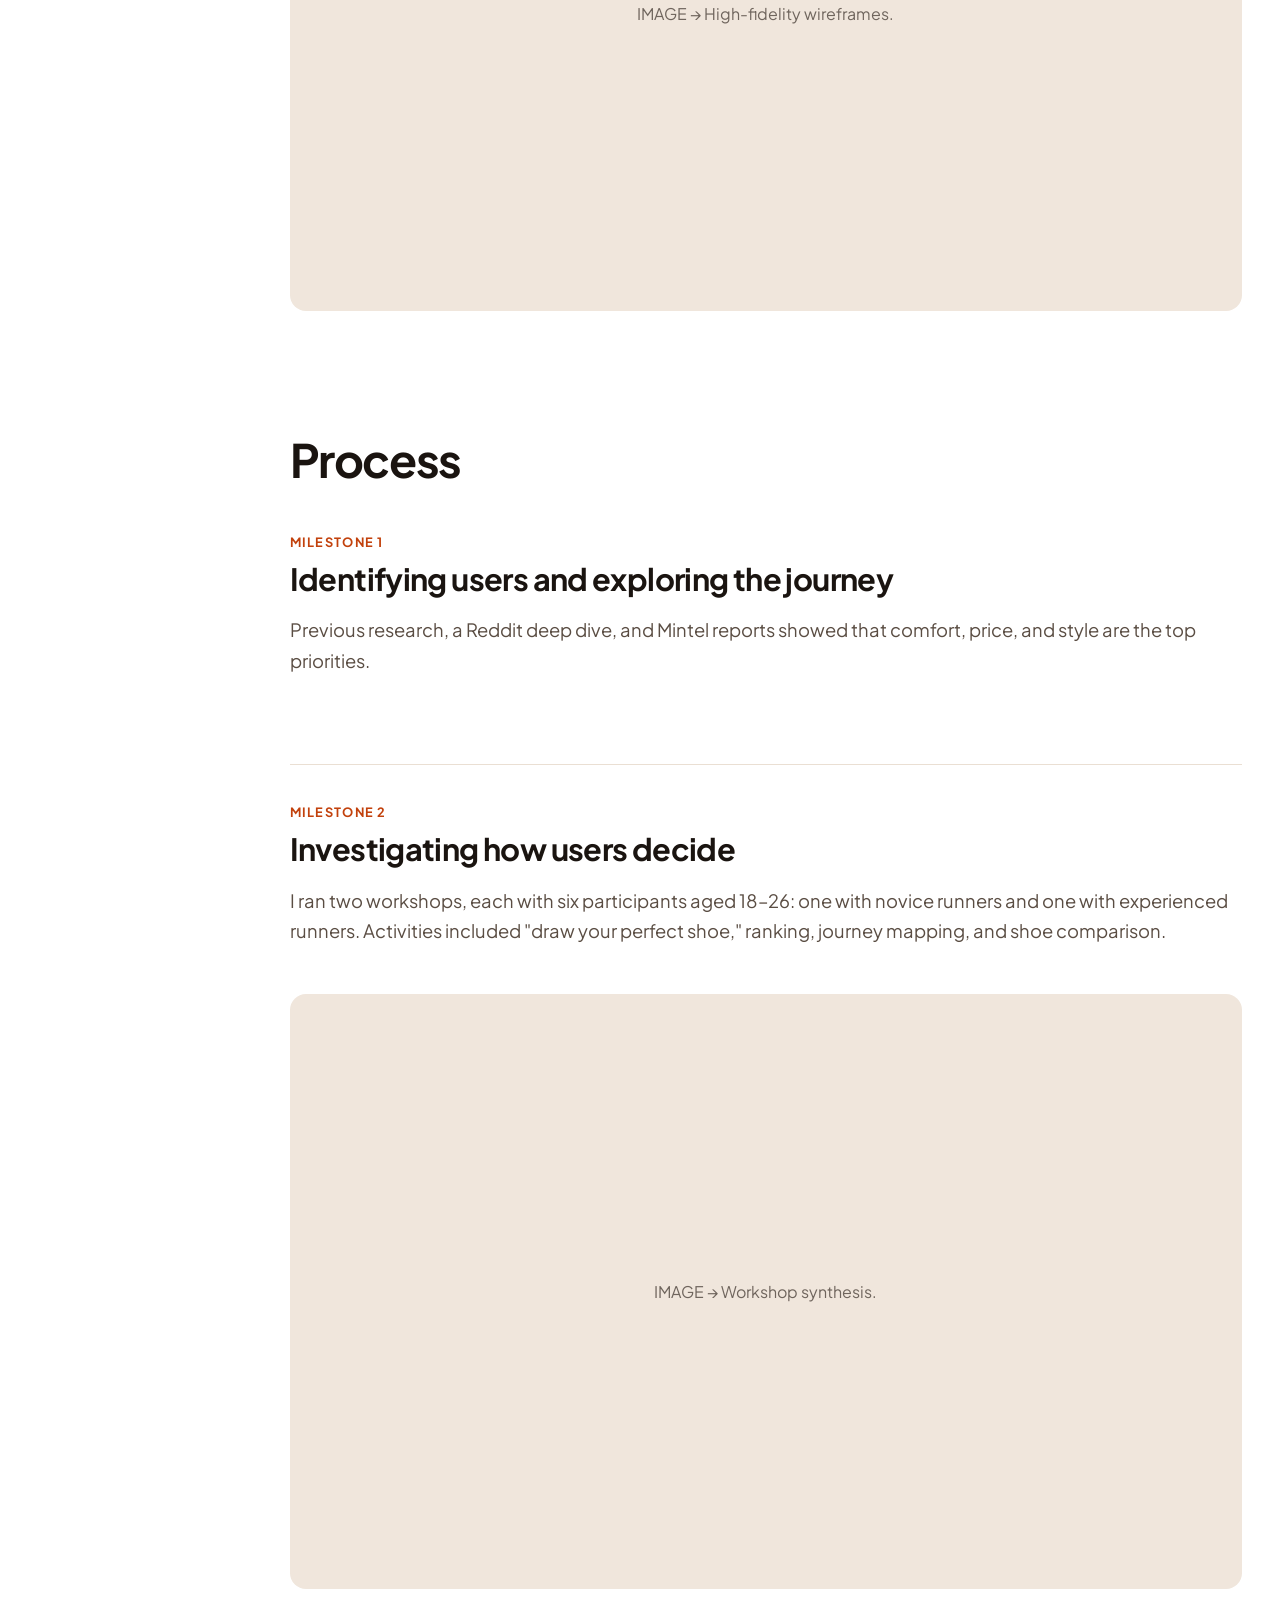
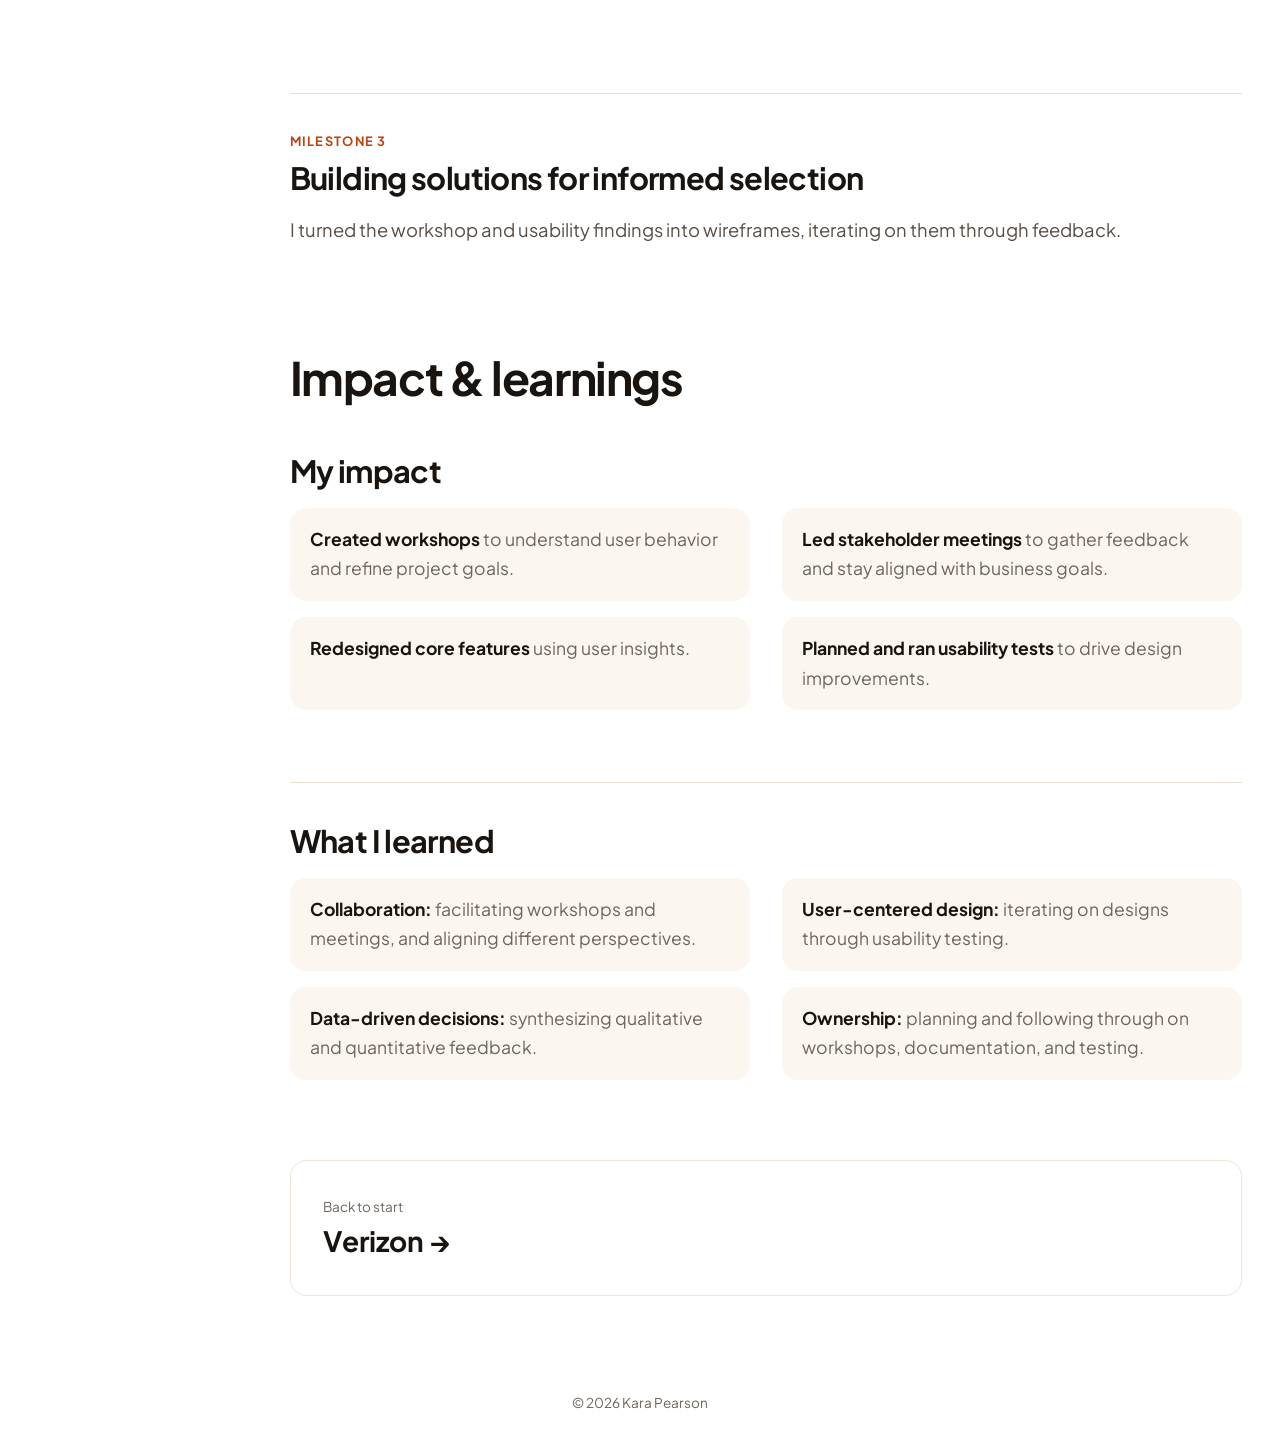
<file: hoka.html>
<!DOCTYPE html>
<html lang="en">
<head>
<meta charset="UTF-8">
<meta name="viewport" content="width=device-width, initial-scale=1">
<title>Hoka — Kara Pearson</title>
<link rel="icon" href="favicon.svg" type="image/svg+xml">
<link rel="stylesheet" href="style.css?v=r1">
</head>
<body>
<div class="cursor" aria-hidden="true"></div>
<div class="progress" aria-hidden="true"></div>
<header class="nav">
  <a href="/" class="logo">KP.</a>
  <nav><a href="/#work">Work</a><a href="/#about">About</a><a href="/#contact">Contact</a><a href="Kara-Pearson-Resume.pdf" target="_blank" rel="noopener">Resume</a></nav>
</header>

<main class="cs">
  <a class="back" href="/#work">← All work</a>
  <p class="eyebrow" style="margin-top:2rem">Hoka · E-commerce · Sponsored project</p>
  <h1 class="split">Rethinking product comparison</h1>
  <p class="summary reveal">Shoppers overlook Hoka's comparison tool, and when they find it, it blocks browsing. Based on workshops with novice and experienced runners and usability testing, I redesigned how customers compare athletic footwear.</p>

  <dl class="meta reveal">
    <div><dt>Focus</dt><dd>Product comparison</dd></div>
    <div><dt>Methods</dt><dd>Workshops, usability tests</dd></div>
    <div><dt>Platform</dt><dd>E-commerce website</dd></div>
    <div><dt>Timeline</dt><dd>~16 weeks</dd></div>
  </dl>

  <div class="shot hero-img reveal">IMAGE → Final high-fidelity wireframes.</div>

  <h2 class="reveal">Overview</h2>
  <p class="reveal">Hoka, a Deckers sub-brand, makes premium performance footwear for athletes of all levels, with a mission to empower a world of athletes to "fly over the earth." Our team researched the current shopping experience to improve how customers compare shoes.</p>
  <p class="reveal">Hoka offers a shoe finder quiz that returns three matches, a side-by-side comparison of up to four shoes, and individual product pages.</p>

  <h2 class="reveal">The problem</h2>
  <p class="reveal">Comfort, price, and style are shoppers' top priorities, but existing tools often recommend random shoes, experienced runners prefer reading product info over quizzes, and size and fit remain a problem. Usability tests of the current site found:</p>
  <ul class="reveal">
    <li><b>Low discoverability:</b> 80% of participants overlooked the comparison tool on first browse.</li>
    <li><b>Dialog too large:</b> the bottom compare dialog blocked browsing other products.</li>
    <li>No explanation of terminology.</li>
    <li>No option to modify the shoe list.</li>
  </ul>
  <div class="shot reveal">IMAGE → The current comparison tool.</div>

  <h2 class="reveal">The solution</h2>
  <p class="reveal">I compiled the research into high-fidelity wireframes that help users move through the decision-making process and make an informed selection.</p>
  <div class="shot reveal">IMAGE → High-fidelity wireframes.</div>

  <h2 class="reveal">Process</h2>
  <h3 class="reveal"><small>Milestone 1</small>Identifying users and exploring the journey</h3>
  <p class="reveal">Previous research, a Reddit deep dive, and Mintel reports showed that comfort, price, and style are the top priorities.</p>

  <h3 class="reveal"><small>Milestone 2</small>Investigating how users decide</h3>
  <p class="reveal">I ran two workshops, each with six participants aged 18–26: one with novice runners and one with experienced runners. Activities included "draw your perfect shoe," ranking, journey mapping, and shoe comparison.</p>
  <div class="shot reveal">IMAGE → Workshop synthesis.</div>

  <h3 class="reveal"><small>Milestone 3</small>Building solutions for informed selection</h3>
  <p class="reveal">I turned the workshop and usability findings into wireframes, iterating on them through feedback.</p>

  <h2 class="reveal">Impact &amp; learnings</h2>
  <h3 class="reveal">My impact</h3>
  <ul class="reveal">
    <li><b>Created workshops</b> to understand user behavior and refine project goals.</li>
    <li><b>Led stakeholder meetings</b> to gather feedback and stay aligned with business goals.</li>
    <li><b>Redesigned core features</b> using user insights.</li>
    <li><b>Planned and ran usability tests</b> to drive design improvements.</li>
  </ul>

  <h3 class="reveal">What I learned</h3>
  <ul class="reveal">
    <li><b>Collaboration:</b> facilitating workshops and meetings, and aligning different perspectives.</li>
    <li><b>User-centered design:</b> iterating on designs through usability testing.</li>
    <li><b>Data-driven decisions:</b> synthesizing qualitative and quantitative feedback.</li>
    <li><b>Ownership:</b> planning and following through on workshops, documentation, and testing.</li>
  </ul>

  <a class="next reveal" href="/verizon"><span>Back to start</span><h3>Verizon →</h3></a>
</main>

<footer>© 2026 Kara Pearson</footer>
<script src="script.js"></script>
</body>
</html>
</file>
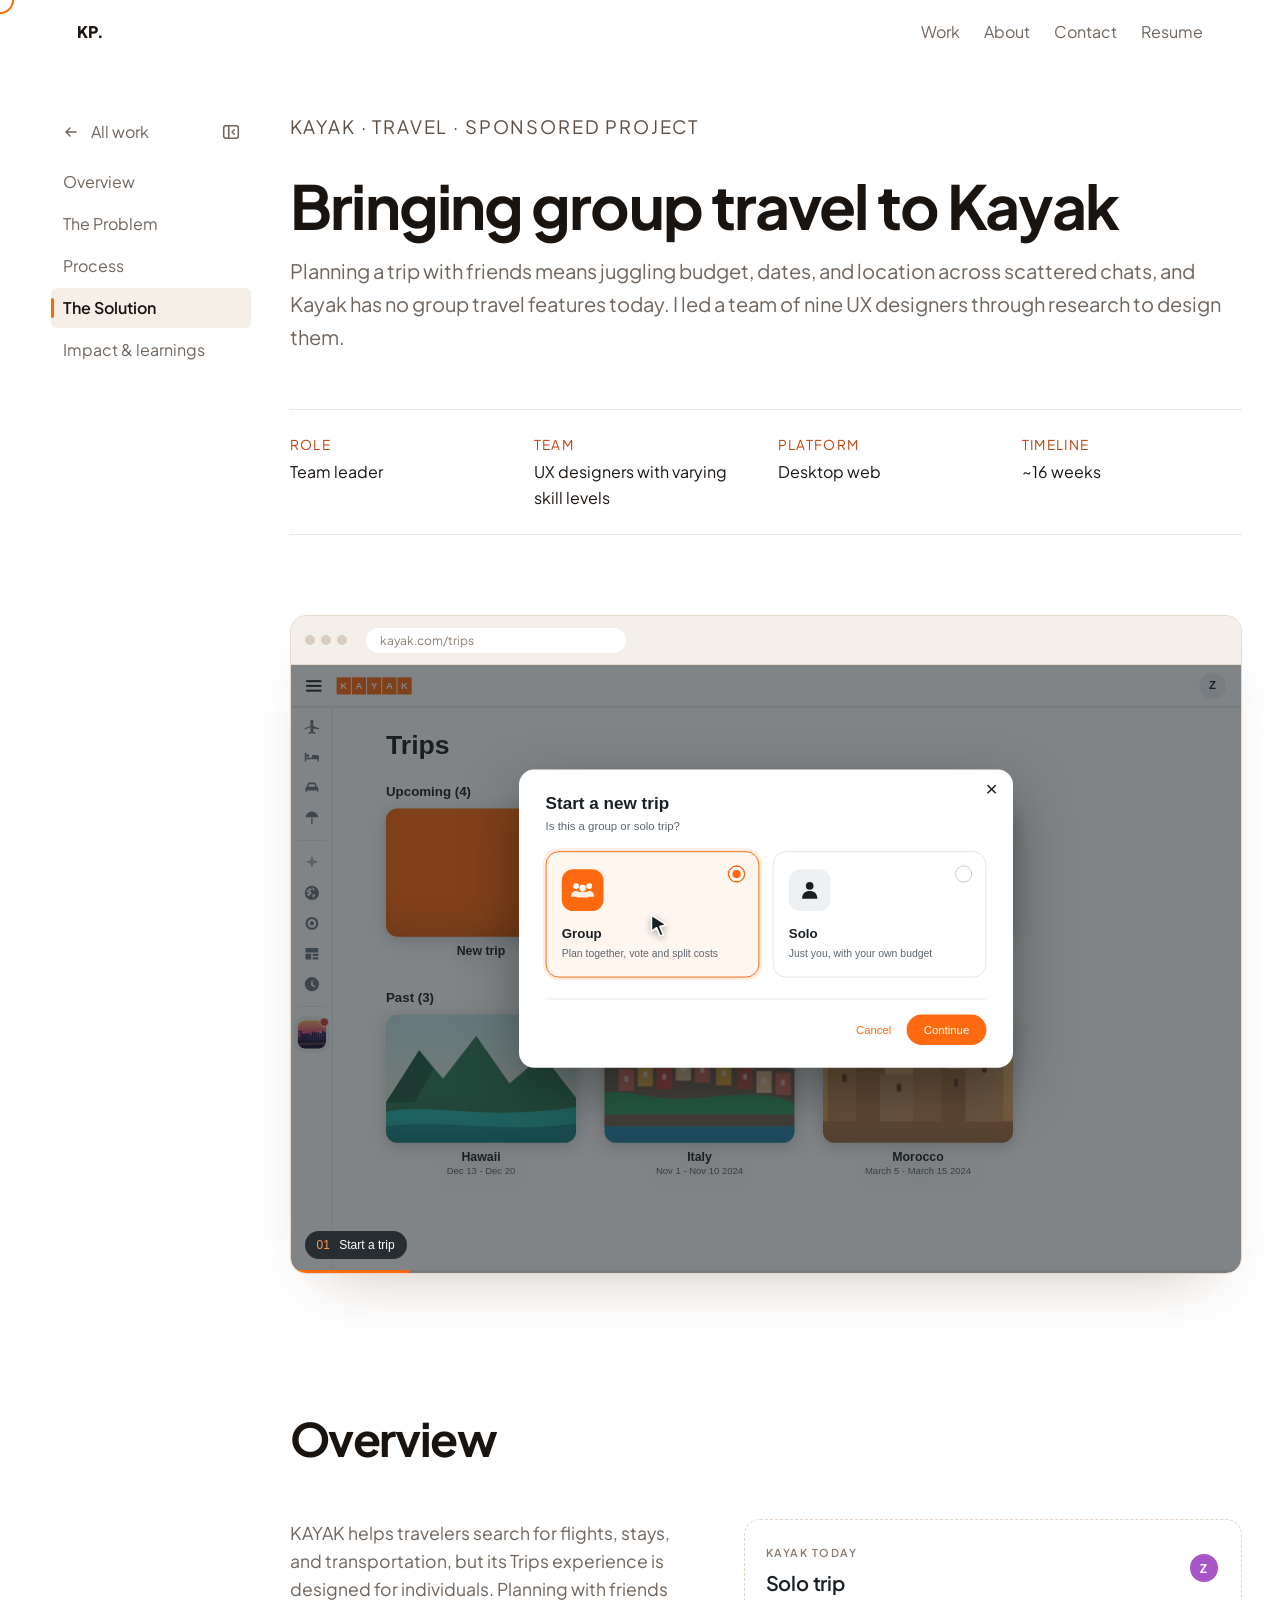
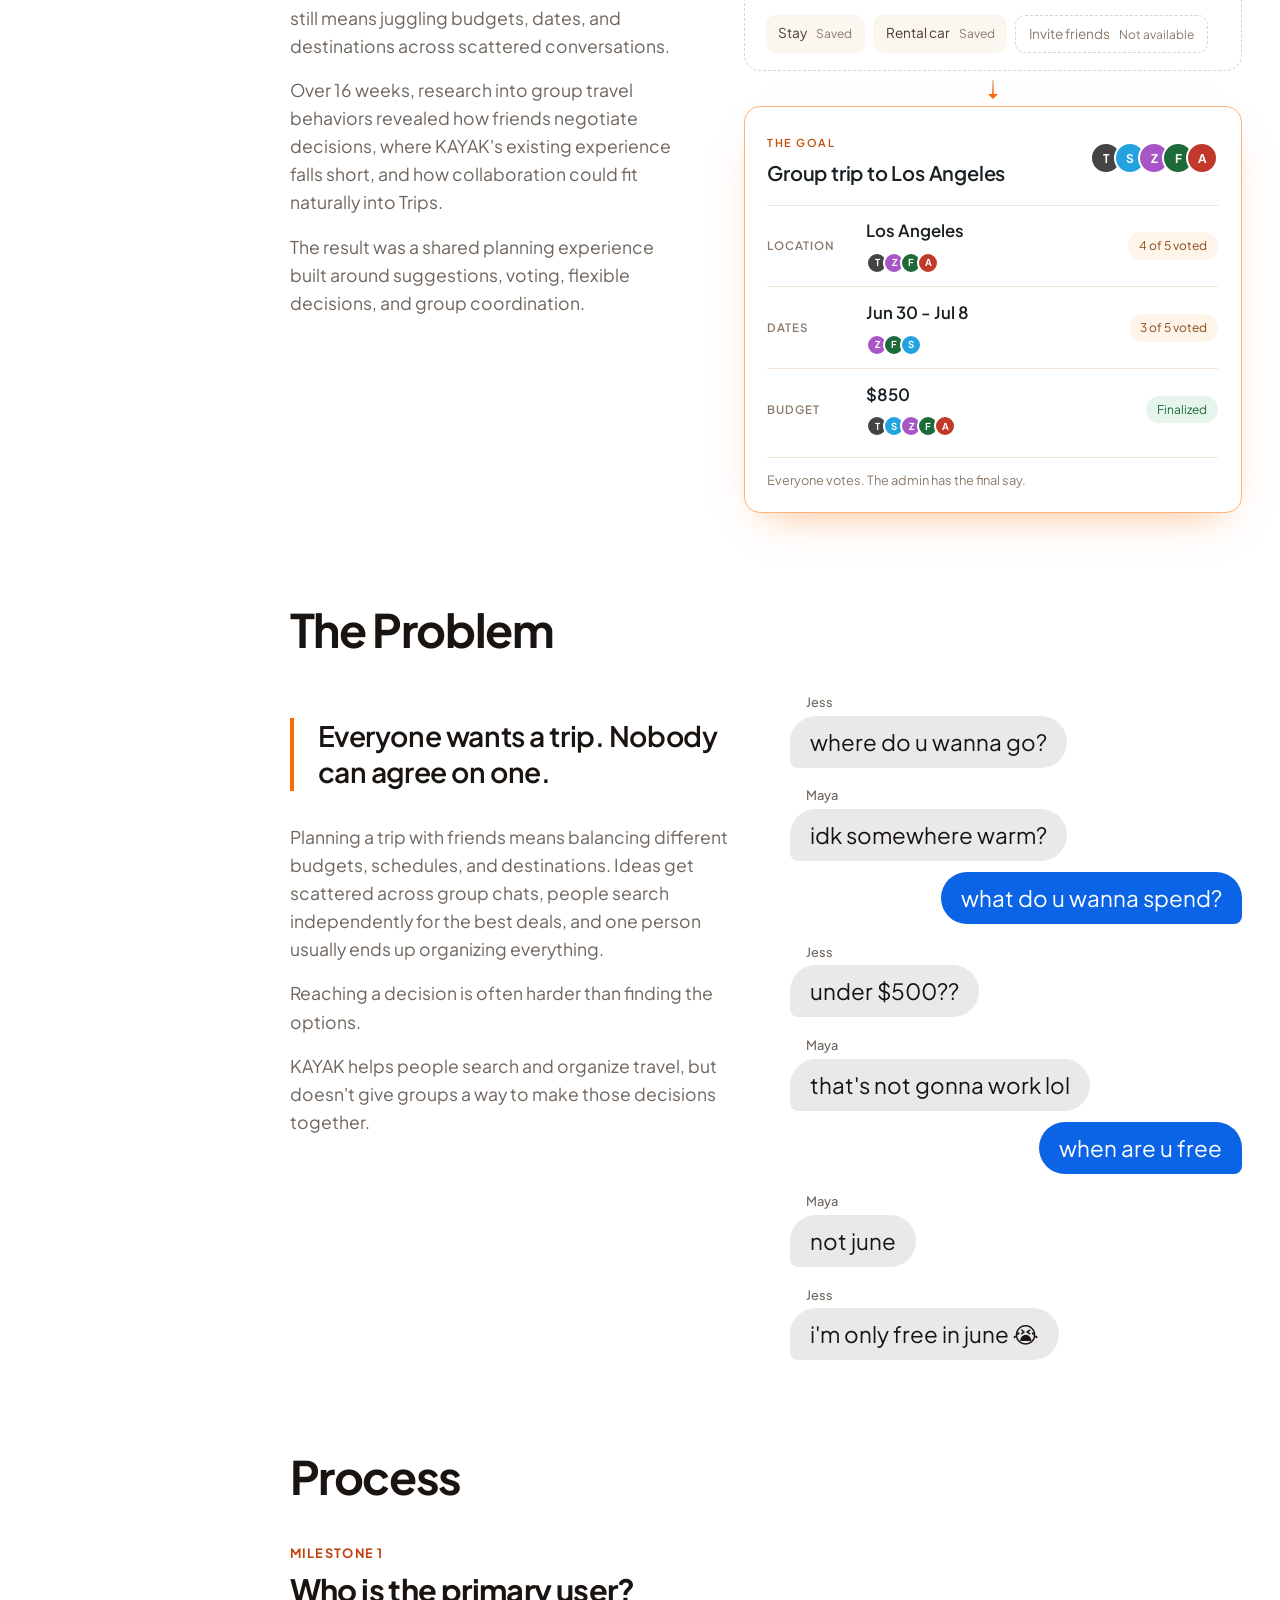
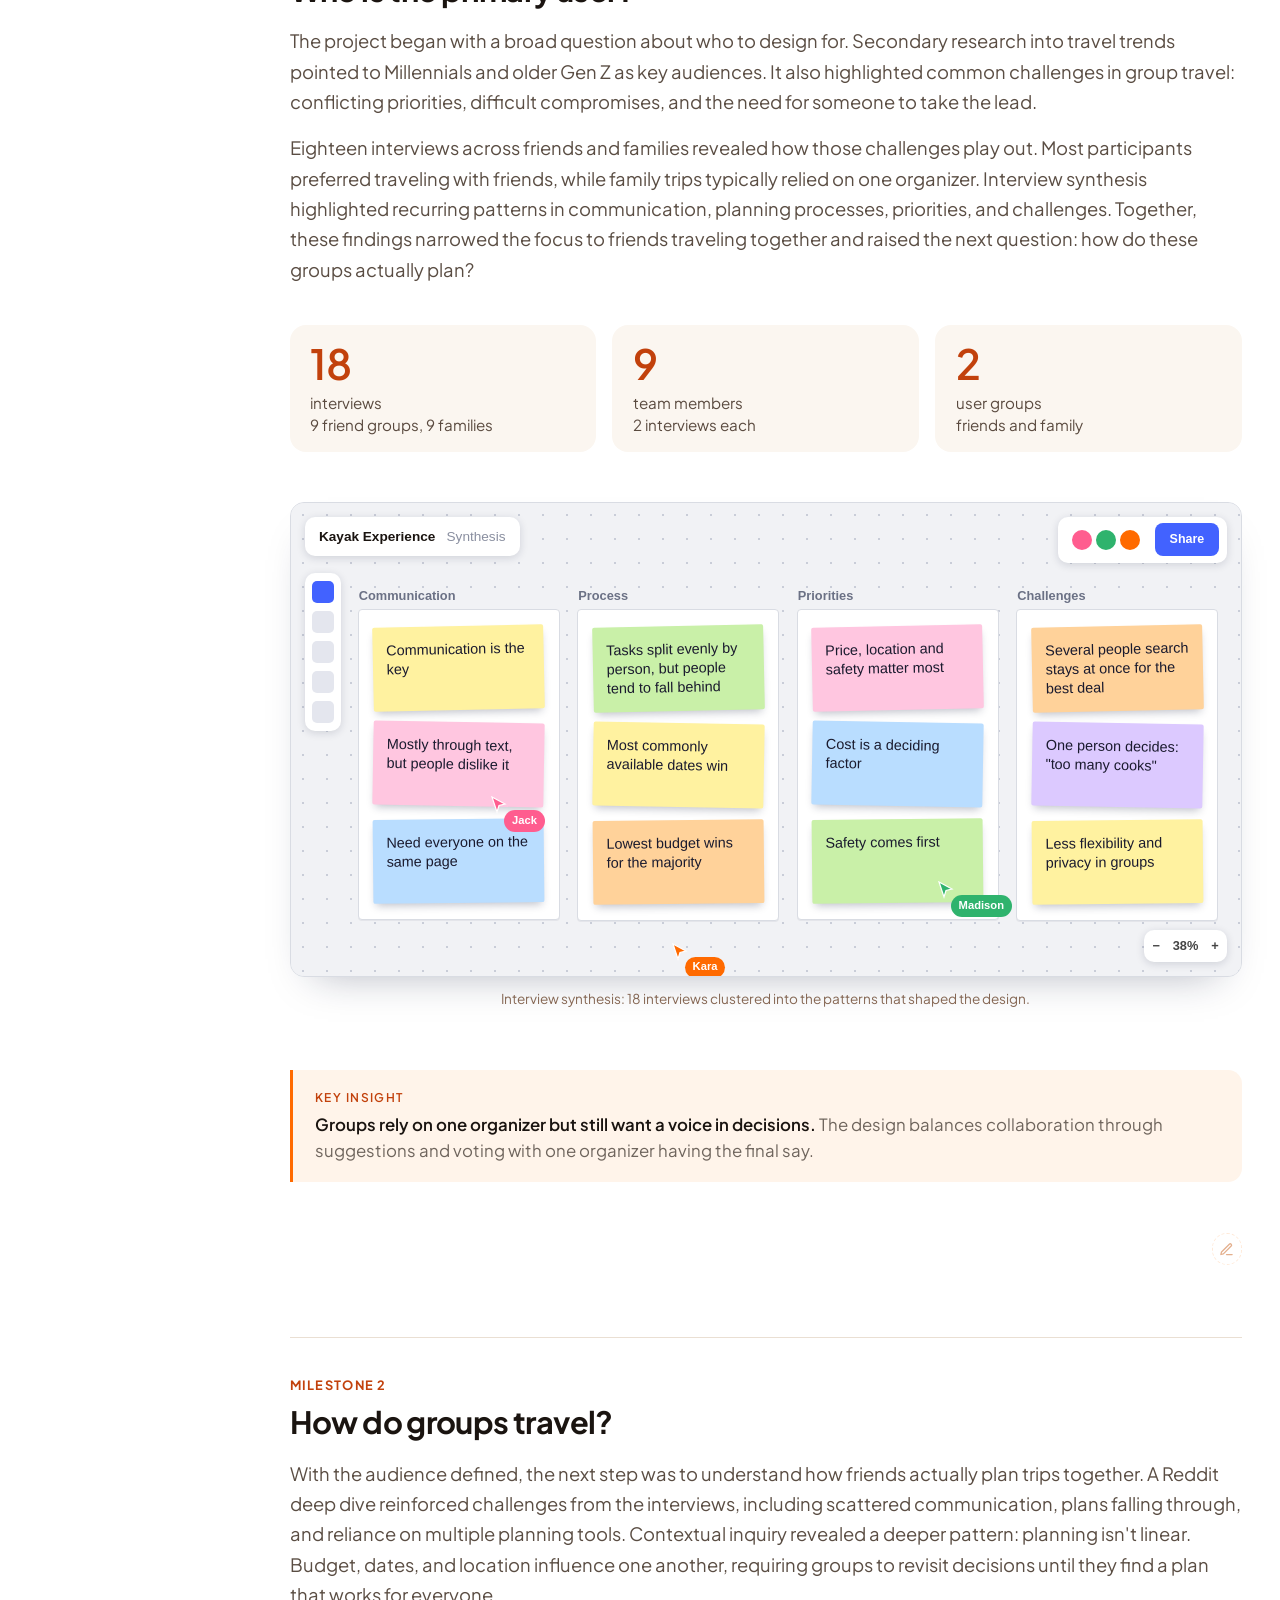
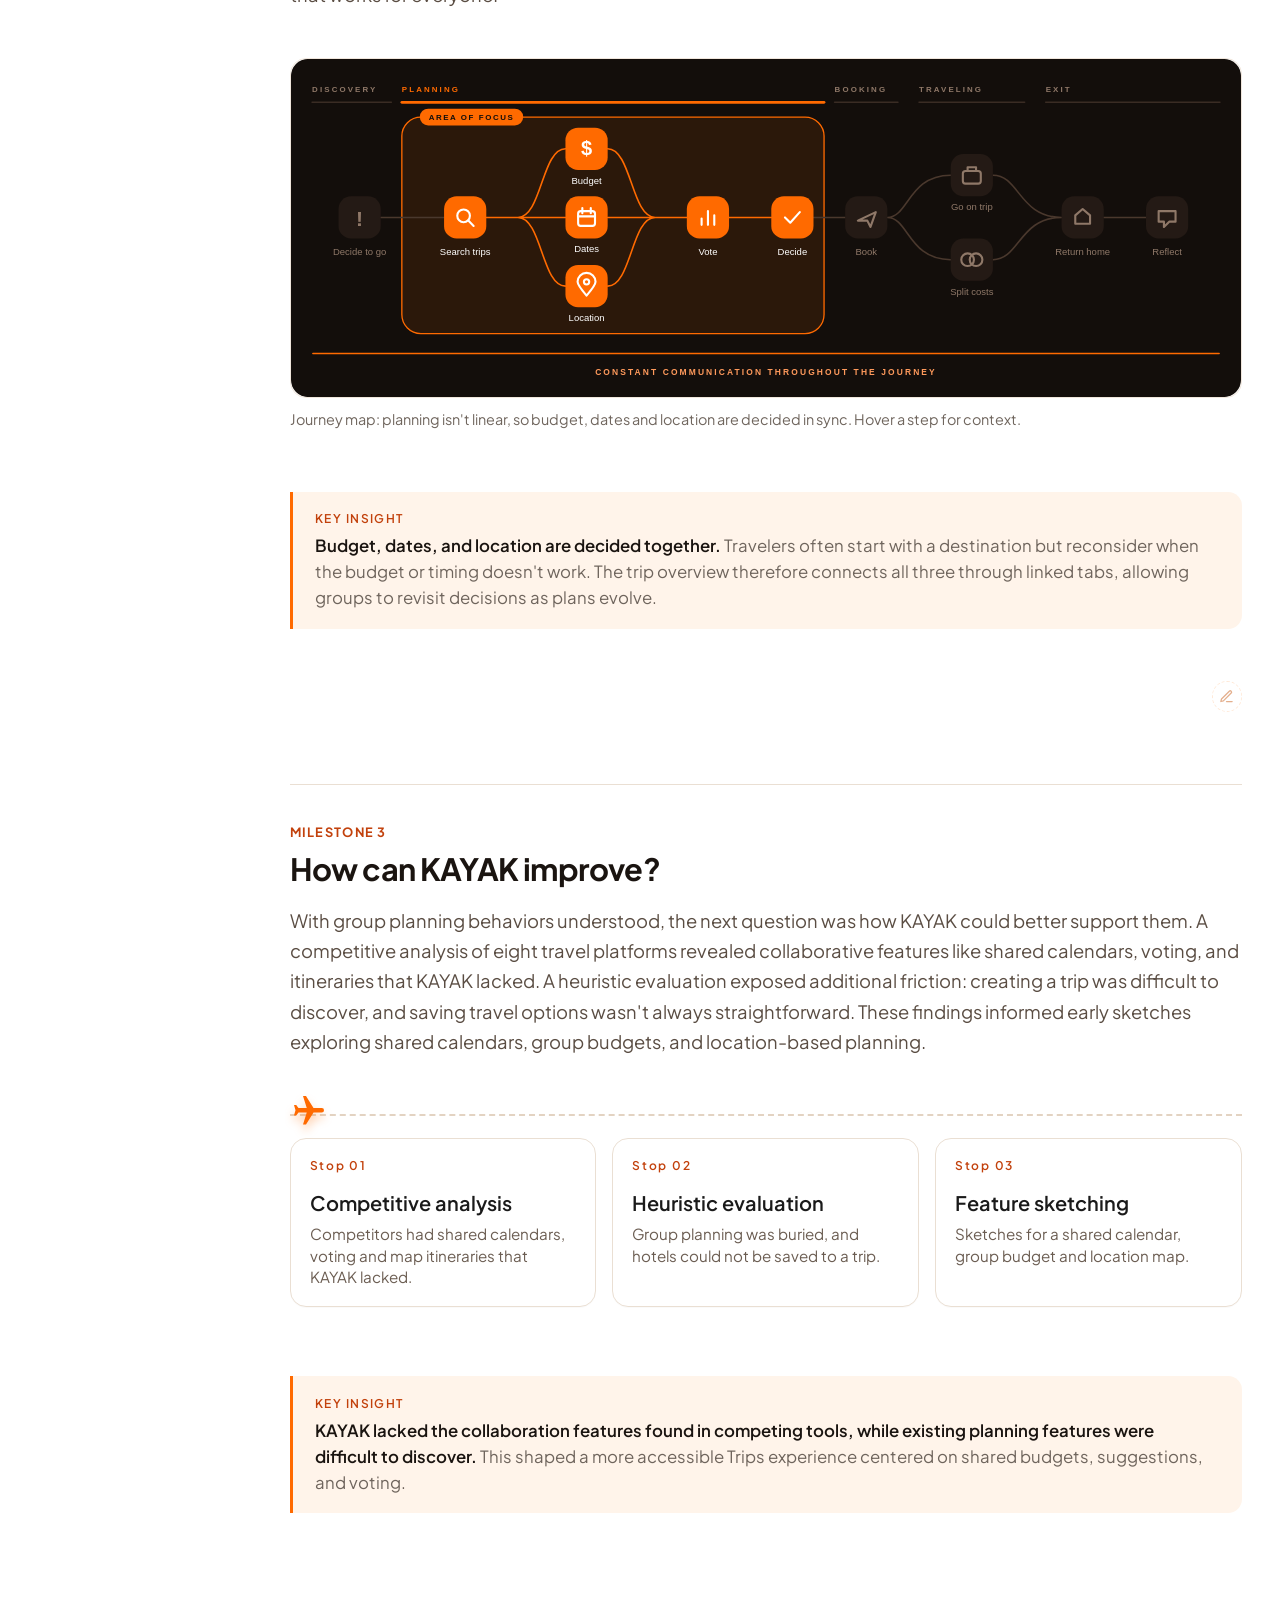
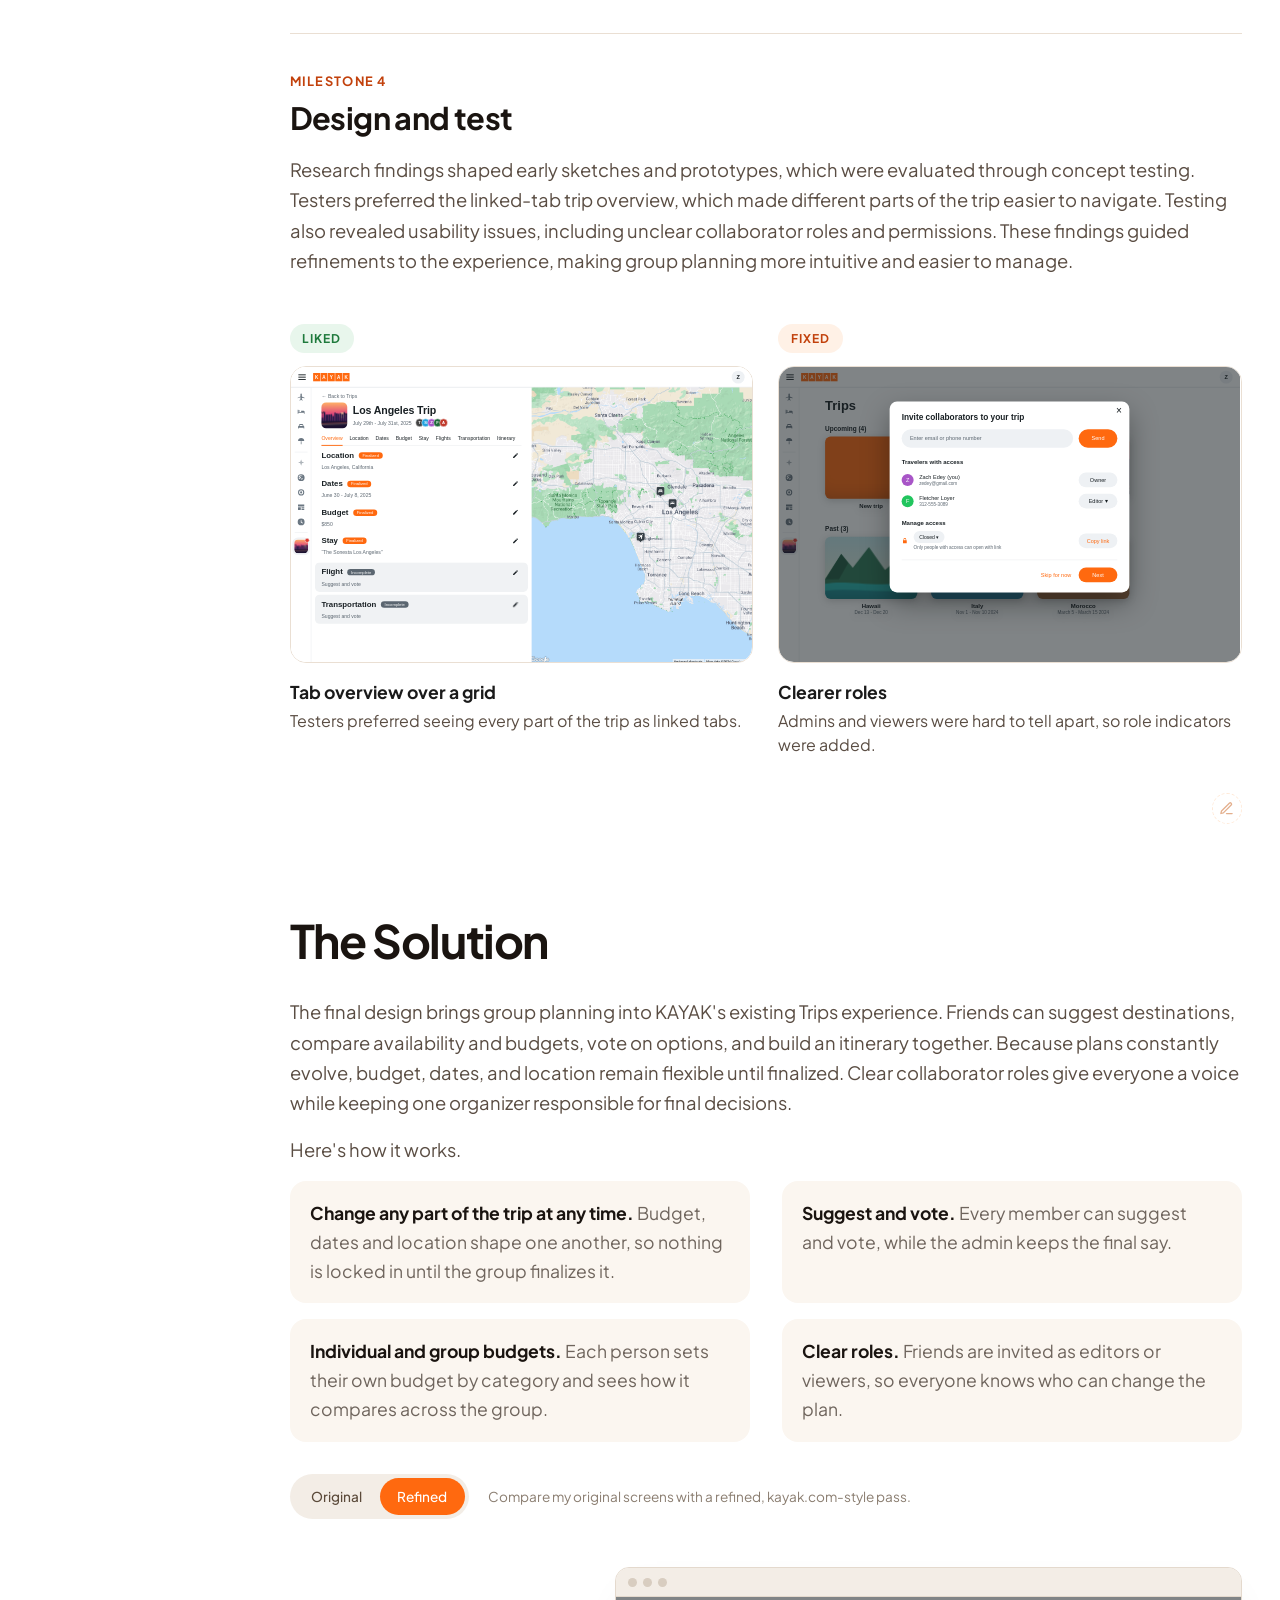
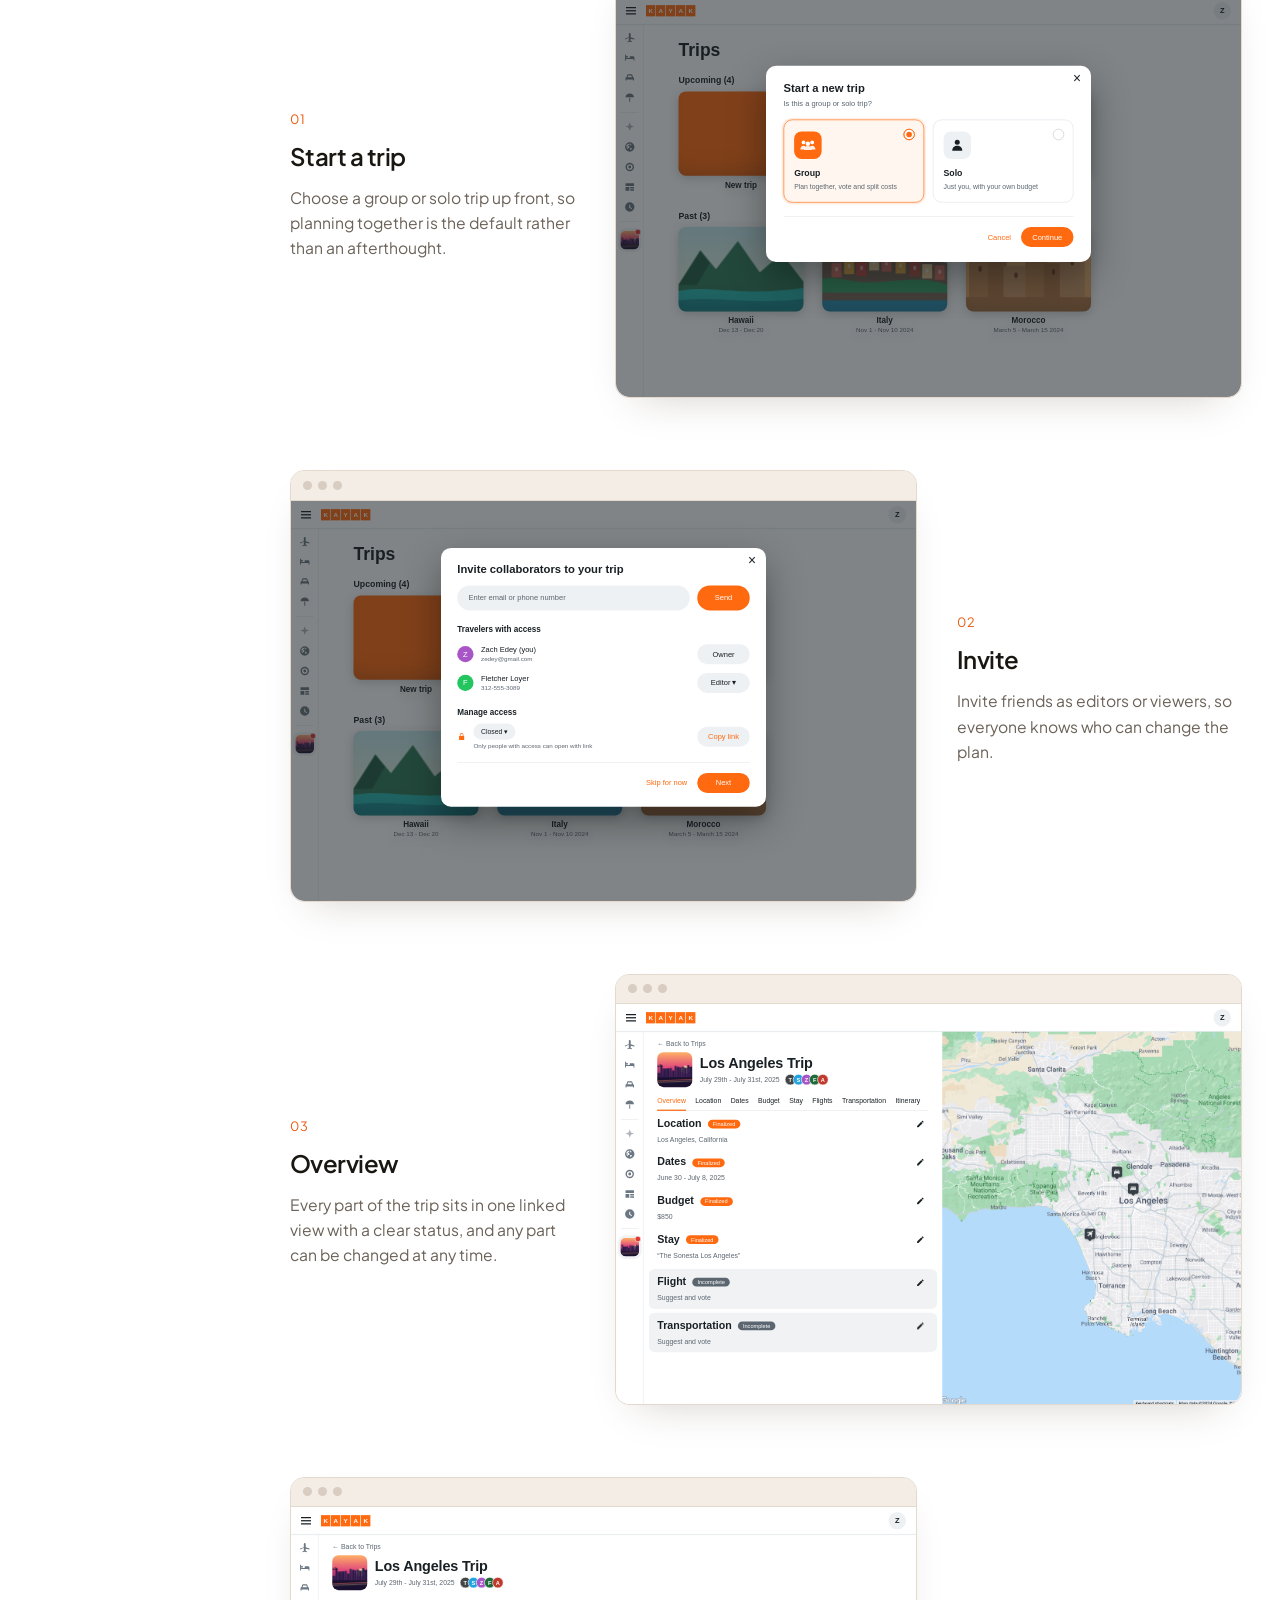
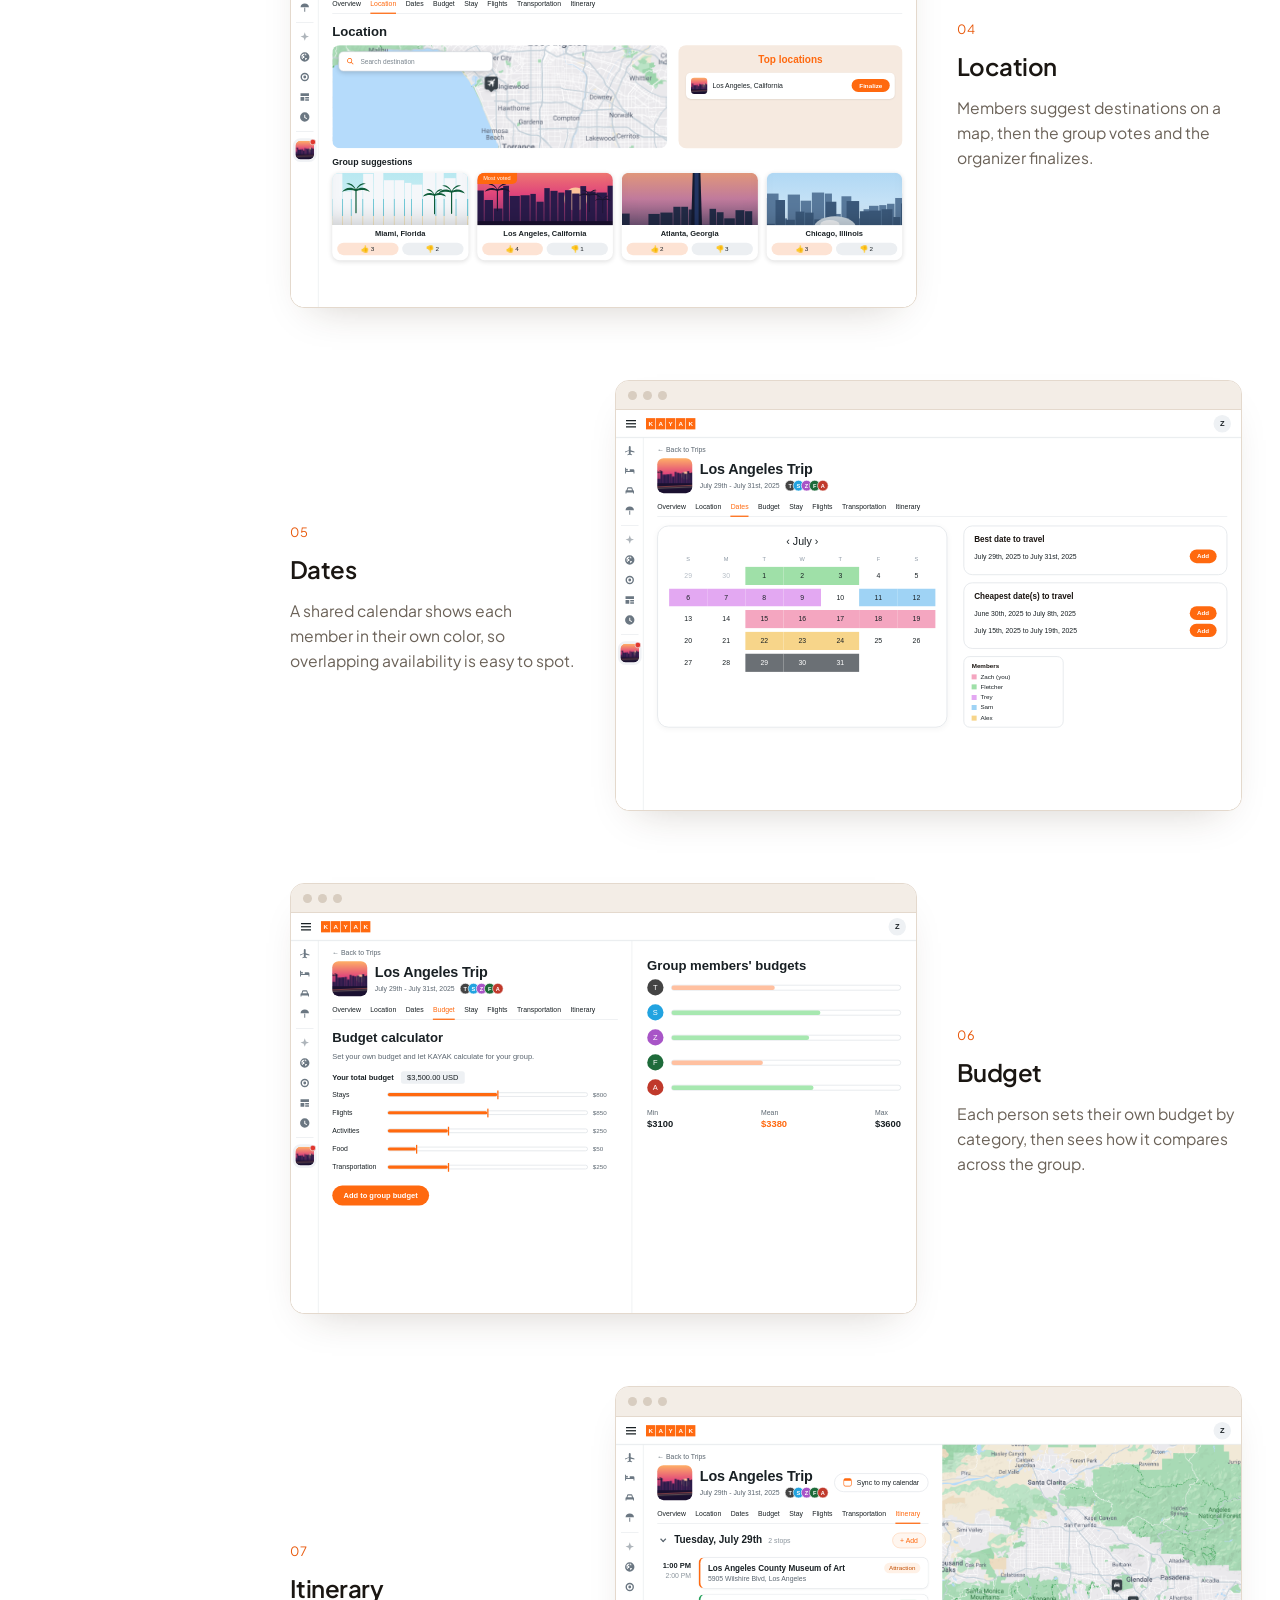
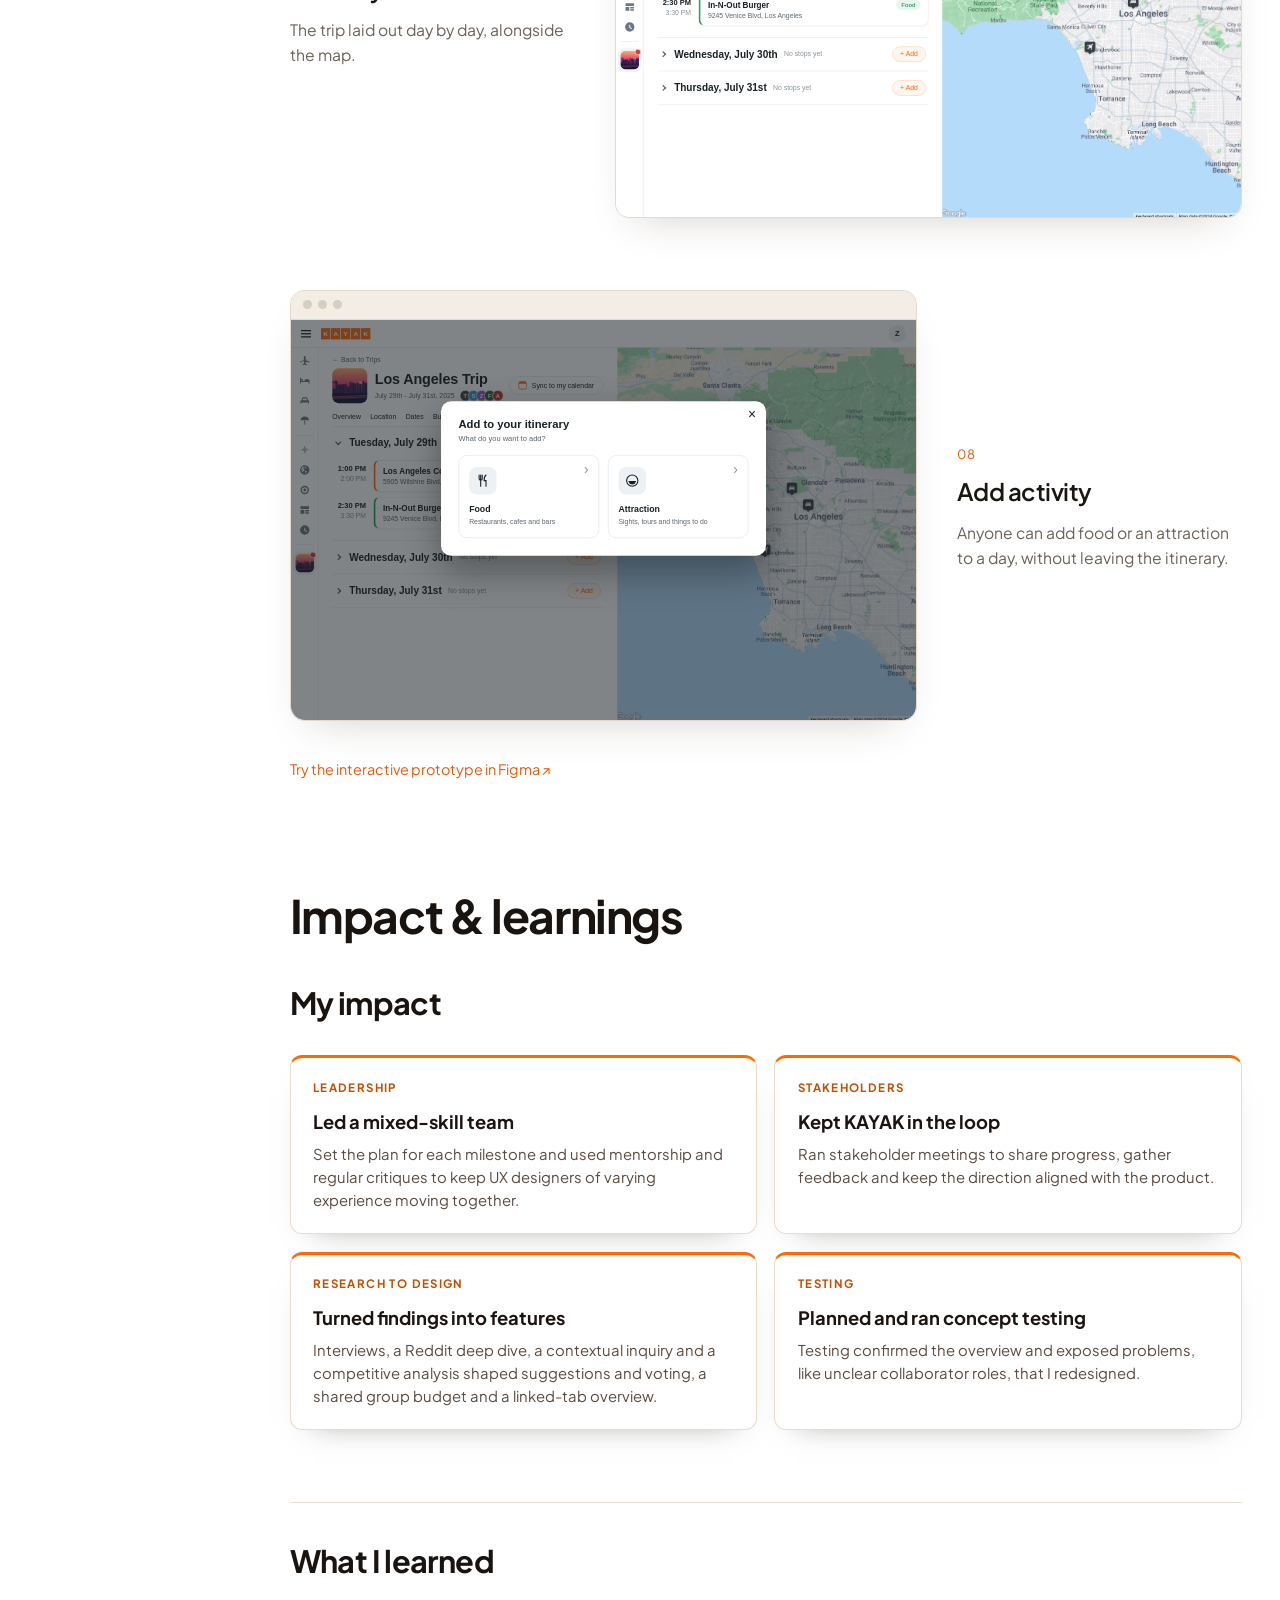
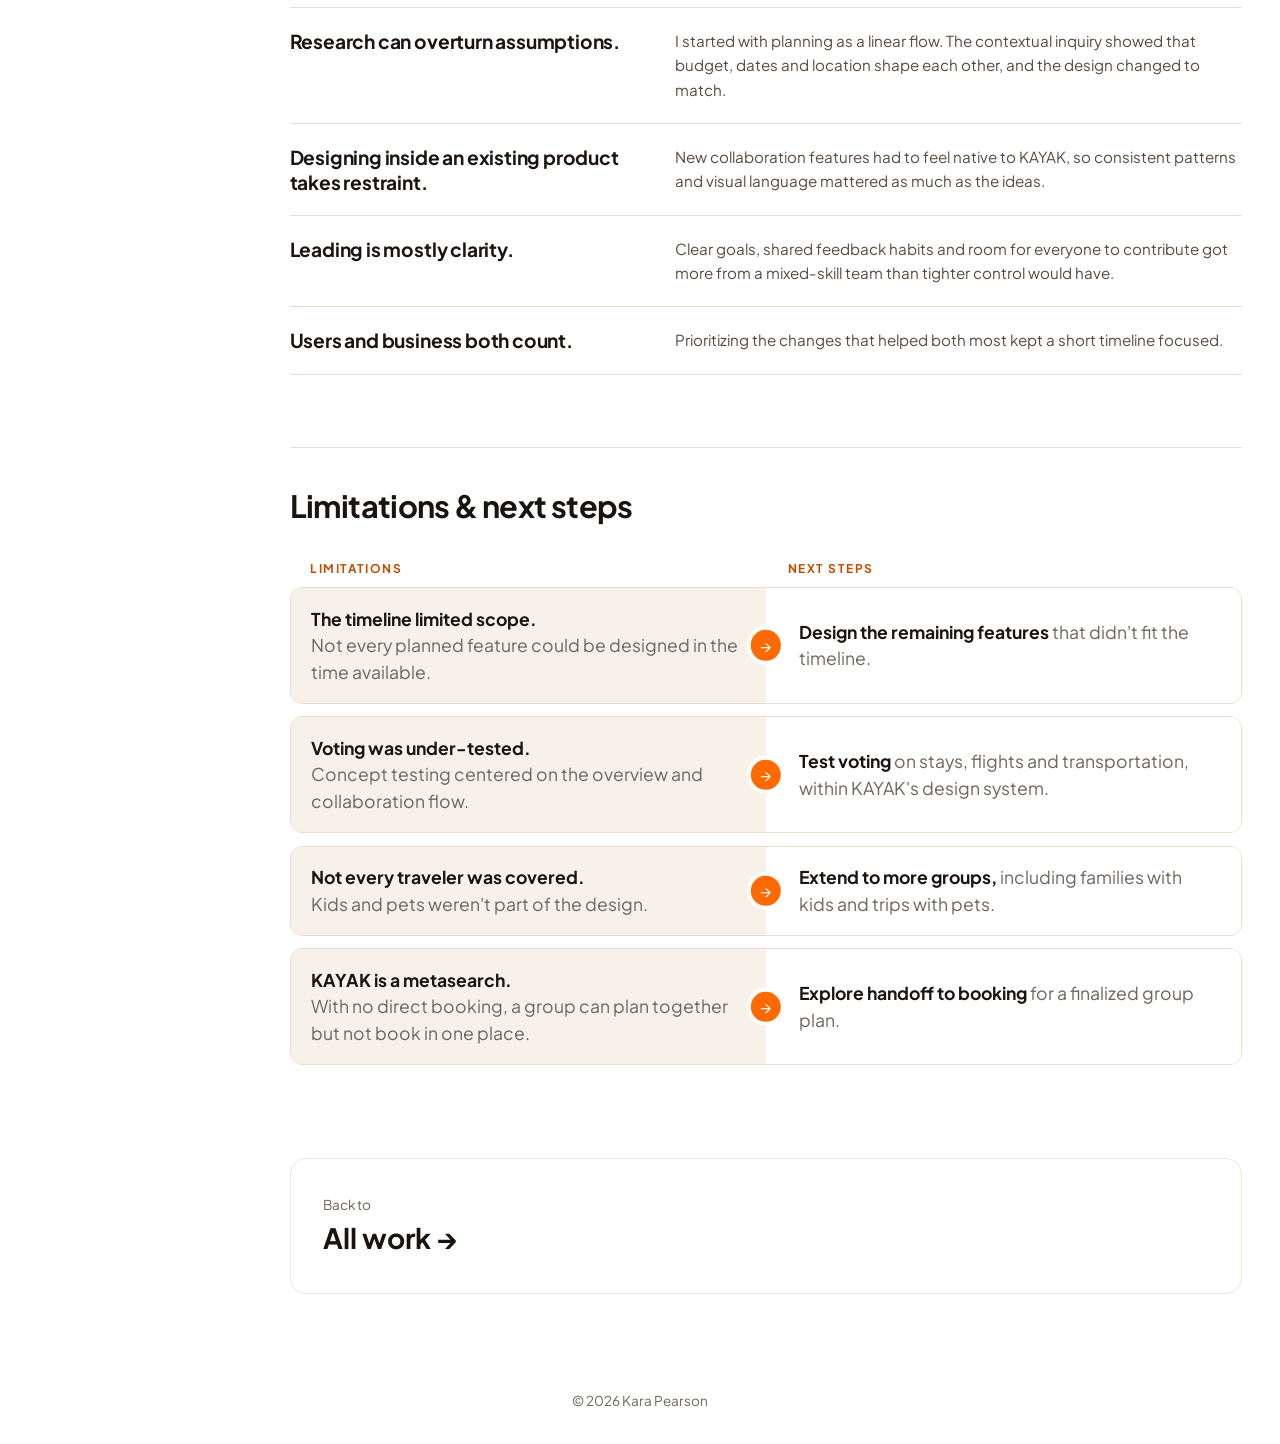
<file: kayak.html>
<!DOCTYPE html>
<html lang="en">
<head>
<meta charset="UTF-8">
<meta name="viewport" content="width=device-width, initial-scale=1">
<title>Kayak — Kara Pearson</title>
<link rel="icon" href="favicon.svg" type="image/svg+xml">
<link rel="stylesheet" href="style.css?v=r1">
<link rel="stylesheet" href="kayak-mock.css?v=w2"></head>
<body>
<div class="cursor" aria-hidden="true"></div>
<div class="progress" aria-hidden="true"></div>
<header class="nav">
  <a href="/" class="logo">KP.</a>
  <nav><a href="/#work">Work</a><a href="/#about">About</a><a href="/#contact">Contact</a><a href="Kara-Pearson-Resume.pdf" target="_blank" rel="noopener">Resume</a></nav>
</header>

<main class="cs">
  <a class="back" href="/#work">← All work</a>
  <p class="eyebrow" style="margin-top:2rem">Kayak · Travel · Sponsored project</p>
  <h1 class="split">Bringing group travel to Kayak</h1>
  <p class="summary reveal">Planning a trip with friends means juggling budget, dates, and location across scattered chats, and Kayak has no group travel features today. I led a team of nine UX designers through research to design them.</p>

  <dl class="meta reveal">
    <div><dt>Role</dt><dd>Team leader</dd></div>
    <div><dt>Team</dt><dd>UX designers with varying skill levels</dd></div>
    <div><dt>Platform</dt><dd>Desktop web</dd></div>
    <div><dt>Timeline</dt><dd>~16 weeks</dd></div>
  </dl>

  <div class="pf hero-pf reveal"><div class="pbar"><span></span><span></span><span></span><u>kayak.com/trips</u></div><div class="kxw" role="img" aria-label="Final trip overview with every section and a map"><div class="kx"><div class="x-top"><span class="x-burg"></span><span class="x-logo"><i>K</i><i>A</i><i>Y</i><i>A</i><i>K</i></span><span class="x-me">Z</span></div><div class="x-body"><div class="x-rail"><i></i><i></i><i></i><i></i><hr><i></i><i></i><i></i><i></i><i></i><hr><i class="on"></i></div><div class="x-main"><div class="x-split"><div class="x-left"><div class="x-back">&larr; Back to Trips</div><div class="x-th"><div class="x-thumb la"></div><div><div class="x-title">Los Angeles Trip</div><div class="x-dates">July 29th - July 31st, 2025 <span class="x-avs"><b style="background:#444">T</b><b style="background:#22a3e0">S</b><b style="background:#a855c7">Z</b><b style="background:#1e6b3a">F</b><b style="background:#c0392b">A</b></span></div></div></div><div class="x-tabs"><span class="on">Overview</span><span>Location</span><span>Dates</span><span>Budget</span><span>Stay</span><span>Flights</span><span>Transportation</span><span>Itinerary</span></div><div class="x-sc "><div><span class="x-st">Location</span><span class="x-chip ok">Finalized</span></div><span class="x-pen"></span><div class="x-v">Los Angeles, California</div></div><div class="x-sc "><div><span class="x-st">Dates</span><span class="x-chip ok">Finalized</span></div><span class="x-pen"></span><div class="x-v">June 30 - July 8, 2025</div></div><div class="x-sc "><div><span class="x-st">Budget</span><span class="x-chip ok">Finalized</span></div><span class="x-pen"></span><div class="x-v">$850</div></div><div class="x-sc "><div><span class="x-st">Stay</span><span class="x-chip ok">Finalized</span></div><span class="x-pen"></span><div class="x-v">&ldquo;The Sonesta Los Angeles&rdquo;</div></div><div class="x-sc inc"><div><span class="x-st">Flight</span><span class="x-chip no">Incomplete</span></div><span class="x-pen"></span><div class="x-v">Suggest and vote</div></div><div class="x-sc inc"><div><span class="x-st">Transportation</span><span class="x-chip no">Incomplete</span></div><span class="x-pen"></span><div class="x-v">Suggest and vote</div></div></div><div class="x-map "><span class="x-pin" style="left:62%;top:48%"></span><span class="x-pin" style="left:57%;top:62%"></span><span class="x-pl" style="left:50%;top:40%">Los Angeles</span><span class="x-pl" style="left:22%;top:55%">Santa Monica</span><span class="x-pl" style="left:68%;top:78%">Long Beach</span><span class="x-pl" style="left:70%;top:28%">Pasadena</span></div></div></div></div></div></div></div>

  <h2 class="reveal">Overview</h2>
  <div class="ov-split">
  <div><p class="reveal">KAYAK helps travelers search for flights, stays, and transportation, but its Trips experience is designed for individuals. Planning with friends still means juggling budgets, dates, and destinations across scattered conversations.</p><p class="reveal">Over 16 weeks, research into group travel behaviors revealed how friends negotiate decisions, where KAYAK's existing experience falls short, and how collaboration could fit naturally into Trips.</p><p class="reveal">The result was a shared planning experience built around suggestions, voting, flexible decisions, and group coordination.</p></div>
  <div class="ovs reveal" role="img" aria-label="Today KAYAK supports a solo trip with saved stays and cars. The goal is a group trip where five travelers vote on location, dates and budget."><div class="ovp"><div class="ovh"><div><small>KAYAK today</small><h5>Solo trip</h5></div><span class="ova"><b style="background:#a855c7">Z</b></span></div><div class="ovl"><span>Stay<em>Saved</em></span><span>Rental car<em>Saved</em></span><span class="no">Invite friends<em>Not available</em></span></div></div><div class="ovarr" aria-hidden="true"><i></i></div><div class="ovp on"><div class="ovh"><div><small>The goal</small><h5>Group trip to Los Angeles</h5></div><span class="ova"><b style="background:#444">T</b><b style="background:#22a3e0">S</b><b style="background:#a855c7">Z</b><b style="background:#1e6b3a">F</b><b style="background:#c0392b">A</b></span></div><div class="ovr"><span class="k">Location</span><span class="v">Los Angeles</span><span class="vt"><b style="background:#444">T</b><b style="background:#a855c7">Z</b><b style="background:#1e6b3a">F</b><b style="background:#c0392b">A</b></span><span class="chip">4 of 5 voted</span></div><div class="ovr"><span class="k">Dates</span><span class="v">Jun 30 - Jul 8</span><span class="vt"><b style="background:#a855c7">Z</b><b style="background:#1e6b3a">F</b><b style="background:#22a3e0">S</b></span><span class="chip">3 of 5 voted</span></div><div class="ovr"><span class="k">Budget</span><span class="v">$850</span><span class="vt"><b style="background:#444">T</b><b style="background:#22a3e0">S</b><b style="background:#a855c7">Z</b><b style="background:#1e6b3a">F</b><b style="background:#c0392b">A</b></span><span class="chip ok">Finalized</span></div><div class="ovf">Everyone votes. The admin has the final say.</div></div></div></div>

  <h2 class="reveal">The Problem</h2>
  <div class="problem-split">
  <div>
  <p class="quote reveal">Everyone wants a trip. Nobody can agree on one.</p>
  <p class="reveal">Planning a trip with friends means balancing different budgets, schedules, and destinations. Ideas get scattered across group chats, people search independently for the best deals, and one person usually ends up organizing everything.</p>
  <p class="reveal">Reaching a decision is often harder than finding the options.</p>
  <p class="reveal">KAYAK helps people search and organize travel, but doesn't give groups a way to make those decisions together.</p>
  </div>
  <div class="chat" role="img" aria-label="Example group chat. Jess: where do u wanna go? Maya: idk somewhere warm? Me: what do u wanna spend? Jess: under $500?? Maya: that's not gonna work lol. Me: when are u free? Maya: not june. Jess: i'm only free in june.">
    <span class="who reveal">Jess</span><p class="b them reveal">where do u wanna go?</p>
    <span class="who reveal">Maya</span><p class="b them maya reveal">idk somewhere warm?</p>
    <p class="b me reveal">what do u wanna spend?</p>
    <span class="who reveal">Jess</span><p class="b them reveal">under $500??</p>
    <span class="who reveal">Maya</span><p class="b them maya reveal">that's not gonna work lol</p>
    <p class="b me reveal">when are u free</p>
    <span class="who reveal">Maya</span><p class="b them maya reveal">not june</p>
    <span class="who reveal">Jess</span><p class="b them reveal">i'm only free in june 😭</p>
  </div>
  </div>
  
  <h2 class="reveal">Process</h2>
  <h3 class="reveal"><small>Milestone 1</small>Who is the primary user?</h3>
  
  <p class="reveal">The project began with a broad question about who to design for. Secondary research into travel trends pointed to Millennials and older Gen Z as key audiences. It also highlighted common challenges in group travel: conflicting priorities, difficult compromises, and the need for someone to take the lead.</p><p class="reveal">Eighteen interviews across friends and families revealed how those challenges play out. Most participants preferred traveling with friends, while family trips typically relied on one organizer. Interview synthesis highlighted recurring patterns in communication, planning processes, priorities, and challenges. Together, these findings narrowed the focus to friends traveling together and raised the next question: how do these groups actually plan?</p>
  
  <div class="stats reveal"><div><b>18</b><span>interviews<br>9 friend groups, 9 families</span></div><div><b>9</b><span>team members<br>2 interviews each</span></div><div><b>2</b><span>user groups<br>friends and family</span></div></div>
  <figure class="board reveal" role="img" aria-label="Affinity map of interview findings grouped into communication, process, priorities and challenges."><div class="mb"><div class="mb-right"><span class="av a1"></span><span class="av a2"></span><span class="av a3"></span><b class="share">Share</b></div><div class="mb-zoom"><span>&minus;</span><span>38%</span><span>+</span></div><div class="mb-tool"><span></span><span></span><span></span><span></span><span></span></div><div class="mb-top"><b>Kayak Experience</b><em>Synthesis</em></div><div class="mb-canvas"><span class="cur c1" style="left:21%;top:62%"><svg width="18" height="18" viewBox="0 0 18 18"><path d="M2 1l13 7-6 1.5L7 16z" fill="#ff5d8f" stroke="#fff" stroke-width="1.2"/></svg><em>Jack</em></span><span class="cur c2" style="left:68%;top:80%"><svg width="18" height="18" viewBox="0 0 18 18"><path d="M2 1l13 7-6 1.5L7 16z" fill="#2fb36d" stroke="#fff" stroke-width="1.2"/></svg><em>Madison</em></span><span class="cur c3" style="left:40%;top:93%"><svg width="18" height="18" viewBox="0 0 18 18"><path d="M2 1l13 7-6 1.5L7 16z" fill="#ff6a00" stroke="#fff" stroke-width="1.2"/></svg><em>Kara</em></span><div class="fr"><span class="ft">Communication</span><i class="st y r1">Communication is the key</i><i class="st p r2">Mostly through text, but people dislike it</i><i class="st b r3">Need everyone on the same page</i></div><div class="fr"><span class="ft">Process</span><i class="st g r1">Tasks split evenly by person, but people tend to fall behind</i><i class="st y r2">Most commonly available dates win</i><i class="st o r3">Lowest budget wins for the majority</i></div><div class="fr"><span class="ft">Priorities</span><i class="st p r1">Price, location and safety matter most</i><i class="st b r2">Cost is a deciding factor</i><i class="st g r3">Safety comes first</i></div><div class="fr"><span class="ft">Challenges</span><i class="st o r1">Several people search stays at once for the best deal</i><i class="st v r2">One person decides: "too many cooks"</i><i class="st y r3">Less flexibility and privacy in groups</i></div></div></div><figcaption>Interview synthesis: 18 interviews clustered into the patterns that shaped the design.</figcaption></figure>




  <div class="insight reveal"><span>Key insight</span><p><b>Groups rely on one organizer but still want a voice in decisions.</b> The design balances collaboration through suggestions and voting with one organizer having the final say.</p></div>
  <p class="sk-w reveal"><button type="button" class="sk-b" data-sk="sk1"><svg viewBox="0 0 24 24" width="15" height="15" fill="none" stroke="currentColor" stroke-width="2" stroke-linecap="round" stroke-linejoin="round" aria-hidden="true"><path d="M12 20h9"/><path d="M16.5 3.5a2.1 2.1 0 0 1 3 3L7 19l-4 1 1-4Z"/></svg><span class="sk-t">Psst, peek at the sketches</span></button></p>
  <dialog id="sk1" class="sk-d" aria-label="Milestone 1 sketches"><button type="button" class="sk-x" aria-label="Close">&times;</button><h4>Milestone 1 sketches</h4><div class="sk-g"><p class="sk-n">Sketching ran alongside the research throughout, so these were drawn at this stage of the project.</p><figure><img src="img/kayak/sketches/m1-overview.jpg" alt="Sketch: Budget and availability overview" loading="lazy"><figcaption>Budget and availability overview</figcaption></figure><figure><img src="img/kayak/sketches/m1-home.jpg" alt="Sketch: Group travel home page" loading="lazy"><figcaption>Group travel home page</figcaption></figure><figure><img src="img/kayak/sketches/m1-process.jpg" alt="Sketch: Planning process ideation" loading="lazy"><figcaption>Planning process ideation</figcaption></figure></div></dialog>

  

  <h3 class="reveal"><small>Milestone 2</small>How do groups travel?</h3>
  
  <p class="reveal">With the audience defined, the next step was to understand how friends actually plan trips together. A Reddit deep dive reinforced challenges from the interviews, including scattered communication, plans falling through, and reliance on multiple planning tools. Contextual inquiry revealed a deeper pattern: planning isn't linear. Budget, dates, and location influence one another, requiring groups to revisit decisions until they find a plan that works for everyone.</p>
  
  <figure class="shot has-img reveal"><div class="jm"><img src="img/kayak/journey.svg" width="1800" height="640" alt="Journey map from discovery to exit. Budget, dates and location are decided together during planning, with constant communication throughout." loading="lazy"><span class="jh" tabindex="0" style="left:15.556%;top:39.062%"><span class="jt"><small>Planning</small><b>Search trips</b>Everyone searches on their own, so ideas end up scattered across tabs and chats.</span></span><span class="jh b" tabindex="0" style="left:28.333%;top:18.75%"><span class="jt"><small>Planning</small><b>Budget</b>Each person has a different number in mind, and nobody wants to ask first.</span></span><span class="jh" tabindex="0" style="left:28.333%;top:39.062%"><span class="jt"><small>Planning</small><b>Dates</b>Availability rarely lines up without one shared view of everyone's calendar.</span></span><span class="jh" tabindex="0" style="left:28.333%;top:59.375%"><span class="jt"><small>Planning</small><b>Location</b>Suggestions pile up in the chat, with no easy way to compare them.</span></span><span class="jh" tabindex="0" style="left:41.111%;top:39.062%"><span class="jt"><small>Planning</small><b>Vote</b>The group needs a quick way to see what most people prefer.</span></span><span class="jh" tabindex="0" style="left:50%;top:39.062%"><span class="jt"><small>Planning</small><b>Decide</b>One option gets locked in for the whole group.</span></span></div>
  <figcaption>Journey map: planning isn't linear, so budget, dates and location are decided in sync. Hover a step for context.</figcaption></figure>

    

<div class="insight reveal"><span>Key insight</span><p><b>Budget, dates, and location are decided together.</b> Travelers often start with a destination but reconsider when the budget or timing doesn't work. The trip overview therefore connects all three through linked tabs, allowing groups to revisit decisions as plans evolve.</p></div>
  <p class="sk-w reveal"><button type="button" class="sk-b" data-sk="sk2"><svg viewBox="0 0 24 24" width="15" height="15" fill="none" stroke="currentColor" stroke-width="2" stroke-linecap="round" stroke-linejoin="round" aria-hidden="true"><path d="M12 20h9"/><path d="M16.5 3.5a2.1 2.1 0 0 1 3 3L7 19l-4 1 1-4Z"/></svg><span class="sk-t">Psst, peek at the sketches</span></button></p>
  <dialog id="sk2" class="sk-d" aria-label="Milestone 2 sketches"><button type="button" class="sk-x" aria-label="Close">&times;</button><h4>Milestone 2 sketches</h4><div class="sk-g"><p class="sk-n">Sketching ran alongside the research throughout, so these were drawn at this stage of the project.</p><figure><img src="img/kayak/sketches/m2-sliders.jpg" alt="Sketch: Budget sliders by category" loading="lazy"><figcaption>Budget sliders by category</figcaption></figure><figure><img src="img/kayak/sketches/m2-collab.jpg" alt="Sketch: Every collaborator inputs a budget" loading="lazy"><figcaption>Every collaborator inputs a budget</figcaption></figure><figure><img src="img/kayak/sketches/m2-leader.jpg" alt="Sketch: Group leader controls the budget" loading="lazy"><figcaption>Group leader controls the budget</figcaption></figure></div></dialog>

  

  <h3 class="reveal"><small>Milestone 3</small>How can KAYAK improve?</h3>
  <p class="reveal">With group planning behaviors understood, the next question was how KAYAK could better support them. A competitive analysis of eight travel platforms revealed collaborative features like shared calendars, voting, and itineraries that KAYAK lacked. A heuristic evaluation exposed additional friction: creating a trip was difficult to discover, and saving travel options wasn't always straightforward. These findings informed early sketches exploring shared calendars, group budgets, and location-based planning.</p>
  <div class="dive reveal">
    <details>
      <summary><span class="st-n">01</span><span class="st-t"><b>Competitive analysis</b><em>Competitors had shared calendars, voting and map itineraries that KAYAK lacked.</em></span><i></i></summary>
      <div class="st-body">
        
        <p class="ca-lead">Eight competitors across trip planning and booking were reviewed for the group features they offer. Google Drive's sharing model was also a source of inspiration for inviting collaborators.</p>
        <div class="logos">
    <img src="img/kayak/logo-wanderlog.png" alt="Wanderlog" loading="lazy">
    <img src="img/kayak/logo-troupe.png" alt="Troupe" loading="lazy">
    <img src="img/kayak/logo-googleflights.png" alt="Google Flights" loading="lazy">
    <img src="img/kayak/logo-expedia.png" alt="Expedia" loading="lazy">
    <img src="img/kayak/logo-makemytrip.png" alt="MakeMyTrip" loading="lazy">
    <img src="img/kayak/logo-goibibo.png" alt="Goibibo" loading="lazy">
    <img src="img/kayak/logo-airbnb.png" alt="Airbnb" loading="lazy">
    <img src="img/kayak/logo-vrbo.png" alt="Vrbo" loading="lazy">
  </div>
        <div class="finds four"><div><b>Budget</b><span>Track who has paid</span></div><div><b>Location</b><span>Map with a day-by-day itinerary</span></div><div><b>Dates</b><span>Shared availability calendar</span></div><div><b>Collaboration</b><span>Voting to settle disagreements</span></div></div>
      </div>
    </details>
    <details>
      <summary><span class="st-n">02</span><span class="st-t"><b>Heuristic evaluation</b><em>Group planning was buried, and hotels could not be saved to a trip.</em></span><i></i></summary>
      <div class="st-body">
        <div class="heu"><figure class="shot has-img"><img src="img/kayak/heuristic.png" alt="Annotated KAYAK screenshots from the evaluation: an ad for a hotel that cannot be saved to a trip, a hard-to-find Create Trip button, and a complex booking flow." loading="lazy"><figcaption>Nine evaluators annotated KAYAK while planning a trip as first-time users.</figcaption></figure><ol><li><b>Hidden entry point</b>"Create Trip" sat in a corner menu.</li><li><b>Limited itinerary search</b>Activities searched by location only, with no dates or times.</li><li><b>Dead-end ads</b>Hotel ads could not be saved to a trip.</li></ol></div>
      </div>
    </details>
    <details>
      <summary><span class="st-n">03</span><span class="st-t"><b>Feature sketching</b><em>Sketches for a shared calendar, group budget and location map.</em></span><i></i></summary>
      <div class="st-body">
        <div class="shot-row sketches">
    <figure class="shot has-img"><img src="img/kayak/k52.jpg" alt="Sketch of a calendar feature." loading="lazy"></figure>
    <figure class="shot has-img"><img src="img/kayak/k65.jpg" alt="Sketch of a budget interface." loading="lazy"></figure>
    <figure class="shot has-img"><img src="img/kayak/k7.jpg" alt="Sketch of location exploration with a map." loading="lazy"></figure>
  </div>
        <div class="finds four three"><div><b>Calendar</b><span>Everyone adds availability in one place</span></div><div><b>Budget</b><span>Sliders that roll into a group budget</span></div><div><b>Location</b><span>Map for exploring stays and activities</span></div></div>
      </div>
    </details>
  </div>
  <div class="insight reveal"><span>Key insight</span><p><b>KAYAK lacked the collaboration features found in competing tools, while existing planning features were difficult to discover.</b> This shaped a more accessible Trips experience centered on shared budgets, suggestions, and voting.</p></div>

  

  <h3 class="reveal"><small>Milestone 4</small>Design and test</h3>
  
  <p class="reveal">Research findings shaped early sketches and prototypes, which were evaluated through concept testing. Testers preferred the linked-tab trip overview, which made different parts of the trip easier to navigate. Testing also revealed usability issues, including unclear collaborator roles and permissions. These findings guided refinements to the experience, making group planning more intuitive and easier to manage.</p>
  <div class="tested reveal"><figure><span class="tag like">Liked</span><div class="img"><div class="kxw" role="img" aria-label="Final trip overview with every section and a map"><div class="kx"><div class="x-top"><span class="x-burg"></span><span class="x-logo"><i>K</i><i>A</i><i>Y</i><i>A</i><i>K</i></span><span class="x-me">Z</span></div><div class="x-body"><div class="x-rail"><i></i><i></i><i></i><i></i><hr><i></i><i></i><i></i><i></i><i></i><hr><i class="on"></i></div><div class="x-main"><div class="x-split"><div class="x-left"><div class="x-back">&larr; Back to Trips</div><div class="x-th"><div class="x-thumb la"></div><div><div class="x-title">Los Angeles Trip</div><div class="x-dates">July 29th - July 31st, 2025 <span class="x-avs"><b style="background:#444">T</b><b style="background:#22a3e0">S</b><b style="background:#a855c7">Z</b><b style="background:#1e6b3a">F</b><b style="background:#c0392b">A</b></span></div></div></div><div class="x-tabs"><span class="on">Overview</span><span>Location</span><span>Dates</span><span>Budget</span><span>Stay</span><span>Flights</span><span>Transportation</span><span>Itinerary</span></div><div class="x-sc "><div><span class="x-st">Location</span><span class="x-chip ok">Finalized</span></div><span class="x-pen"></span><div class="x-v">Los Angeles, California</div></div><div class="x-sc "><div><span class="x-st">Dates</span><span class="x-chip ok">Finalized</span></div><span class="x-pen"></span><div class="x-v">June 30 - July 8, 2025</div></div><div class="x-sc "><div><span class="x-st">Budget</span><span class="x-chip ok">Finalized</span></div><span class="x-pen"></span><div class="x-v">$850</div></div><div class="x-sc "><div><span class="x-st">Stay</span><span class="x-chip ok">Finalized</span></div><span class="x-pen"></span><div class="x-v">&ldquo;The Sonesta Los Angeles&rdquo;</div></div><div class="x-sc inc"><div><span class="x-st">Flight</span><span class="x-chip no">Incomplete</span></div><span class="x-pen"></span><div class="x-v">Suggest and vote</div></div><div class="x-sc inc"><div><span class="x-st">Transportation</span><span class="x-chip no">Incomplete</span></div><span class="x-pen"></span><div class="x-v">Suggest and vote</div></div></div><div class="x-map "><span class="x-pin" style="left:62%;top:48%"></span><span class="x-pin" style="left:57%;top:62%"></span><span class="x-pl" style="left:50%;top:40%">Los Angeles</span><span class="x-pl" style="left:22%;top:55%">Santa Monica</span><span class="x-pl" style="left:68%;top:78%">Long Beach</span><span class="x-pl" style="left:70%;top:28%">Pasadena</span></div></div></div></div></div></div></div><figcaption><b>Tab overview over a grid</b>Testers preferred seeing every part of the trip as linked tabs.</figcaption></figure><figure><span class="tag fix">Fixed</span><div class="img"><div class="kxw" role="img" aria-label="Invite collaborators pop-up with permissions"><div class="kx"><div class="x-top"><span class="x-burg"></span><span class="x-logo"><i>K</i><i>A</i><i>Y</i><i>A</i><i>K</i></span><span class="x-me">Z</span></div><div class="x-body"><div class="x-rail"><i></i><i></i><i></i><i></i><hr><i></i><i></i><i></i><i></i><i></i><hr><i class="on"></i></div><div class="x-main"><div class="x-trips"><div class="x-h1">Trips</div><div class="x-h3">Upcoming (4)</div><div class="x-cards"><div class="x-tc"><div class="x-ph add"></div><span>New trip</span></div><div class="x-tc"><div class="x-ph ny"></div><span>New York</span><small>Aug 2 - Aug 9</small></div><div class="x-tc"><div class="x-ph la"></div><span>Los Angeles</span><small>June 30 - July 8</small></div></div><div class="x-h3">Past (3)</div><div class="x-cards"><div class="x-tc"><div class="x-ph hi"></div><span>Hawaii</span><small>Dec 13 - Dec 20</small></div><div class="x-tc"><div class="x-ph it"></div><span>Italy</span><small>Nov 1 - Nov 10 2024</small></div><div class="x-tc"><div class="x-ph ma"></div><span>Morocco</span><small>March 5 - March 15 2024</small></div></div></div></div></div><div class="x-dim"></div><div class="x-md" style="width:520px;left:240px;top:75px;padding:22px 26px"><div class="x-x">&times;</div><div class="x-mt" style="text-align:left;margin:0 0 14px">Invite collaborators to your trip</div><div class="x-inv"><div class="x-in">Enter email or phone number</div><span class="x-btn">Send</span></div><div class="x-sec">Travelers with access</div><div class="x-row"><b style="background:#a855c7">Z</b><div>Zach Edey (you)<small>zedey@gmail.com</small></div><span class="x-sel">Owner</span></div><div class="x-row"><b style="background:#22c55e">F</b><div>Fletcher Loyer<small>312-555-3089</small></div><span class="x-sel">Editor &#9662;</span></div><div class="x-sec" style="margin-top:14px">Manage access</div><div class="x-row"><span class="x-lock"></span><div><span class="x-sel sm">Closed &#9662;</span><small>Only people with access can open with link</small></div><span class="x-sel link">Copy link</span></div><div class="x-foot"><span class="x-skip">Skip for now</span><span class="x-btn">Next</span></div></div></div></div></div><figcaption><b>Clearer roles</b>Admins and viewers were hard to tell apart, so role indicators were added.</figcaption></figure></div>

  

  

  <p class="sk-w reveal"><button type="button" class="sk-b" data-sk="sk3"><svg viewBox="0 0 24 24" width="15" height="15" fill="none" stroke="currentColor" stroke-width="2" stroke-linecap="round" stroke-linejoin="round" aria-hidden="true"><path d="M12 20h9"/><path d="M16.5 3.5a2.1 2.1 0 0 1 3 3L7 19l-4 1 1-4Z"/></svg><span class="sk-t">Psst, peek at the sketches</span></button></p>
  <dialog id="sk3" class="sk-d" aria-label="Milestone 4 sketches"><button type="button" class="sk-x" aria-label="Close">&times;</button><h4>Milestone 4 sketches</h4><div class="sk-g"><p class="sk-n">Sketching continued through design and testing, so these were drawn at this stage of the project.</p><figure><img src="img/kayak/sketches/m4-budget.jpg" alt="Sketch: Budget problems and trip flow" loading="lazy"><figcaption>Budget problems and trip flow</figcaption></figure><figure><img src="img/kayak/sketches/m4-entry.jpg" alt="Sketch: Entry points for budget planning" loading="lazy"><figcaption>Entry points for budget planning</figcaption></figure><figure><img src="img/kayak/sketches/m4-layout.jpg" alt="Sketch: Alternate budget layout" loading="lazy"><figcaption>Alternate budget layout</figcaption></figure></div></dialog>
  <h2 class="reveal">The Solution</h2>
  <p class="reveal">The final design brings group planning into KAYAK's existing Trips experience. Friends can suggest destinations, compare availability and budgets, vote on options, and build an itinerary together. Because plans constantly evolve, budget, dates, and location remain flexible until finalized. Clear collaborator roles give everyone a voice while keeping one organizer responsible for final decisions.</p>
  <p class="reveal">Here's how it works.</p>
  <ul>
    <li class="reveal"><b>Change any part of the trip at any time.</b> Budget, dates and location shape one another, so nothing is locked in until the group finalizes it.</li>
    <li class="reveal"><b>Suggest and vote.</b> Every member can suggest and vote, while the admin keeps the final say.</li>
    <li class="reveal"><b>Individual and group budgets.</b> Each person sets their own budget by category and sees how it compares across the group.</li>
    <li class="reveal"><b>Clear roles.</b> Friends are invited as editors or viewers, so everyone knows who can change the plan.</li>
  </ul>
  <div class="vtog reveal"><div class="vtog-b" role="group" aria-label="Design stage"><button type="button" data-v="mine" aria-pressed="false">Original</button><button type="button" data-v="ai" class="on" aria-pressed="true">Refined</button></div><span class="vtog-n">Compare my original screens with a refined, kayak.com-style pass.</span></div><div class="walk"><div class="wstep reveal"><div class="wtxt"><span>01</span><h4>Start a trip</h4><p>Choose a group or solo trip up front, so planning together is the default rather than an afterthought.</p></div><div class="wfr"><div class="pbar"><span></span><span></span><span></span></div><div class="kxw" role="img" aria-label="Group or solo trip pop-up over the trips page"><div class="kx"><div class="x-top"><span class="x-burg"></span><span class="x-logo"><i>K</i><i>A</i><i>Y</i><i>A</i><i>K</i></span><span class="x-me">Z</span></div><div class="x-body"><div class="x-rail"><i></i><i></i><i></i><i></i><hr><i></i><i></i><i></i><i></i><i></i><hr><i class="on"></i></div><div class="x-main"><div class="x-trips"><div class="x-h1">Trips</div><div class="x-h3">Upcoming (4)</div><div class="x-cards"><div class="x-tc"><div class="x-ph add"></div><span>New trip</span></div><div class="x-tc"><div class="x-ph ny"></div><span>New York</span><small>Aug 2 - Aug 9</small></div><div class="x-tc"><div class="x-ph la"></div><span>Los Angeles</span><small>June 30 - July 8</small></div></div><div class="x-h3">Past (3)</div><div class="x-cards"><div class="x-tc"><div class="x-ph hi"></div><span>Hawaii</span><small>Dec 13 - Dec 20</small></div><div class="x-tc"><div class="x-ph it"></div><span>Italy</span><small>Nov 1 - Nov 10 2024</small></div><div class="x-tc"><div class="x-ph ma"></div><span>Morocco</span><small>March 5 - March 15 2024</small></div></div></div></div></div><div class="x-dim"></div><div class="x-md x-pick" style="width:520px;left:240px;top:110px"><div class="x-x">&times;</div><div class="x-mt" style="text-align:left;margin:0">Start a new trip</div><div class="x-sub">Is this a group or solo trip?</div><div class="x-two2"><div class="x-opt on"><i class="x-rad"></i><span class="x-ic"><svg width="26" height="20" viewBox="0 0 60 40"><circle cx="14" cy="10" r="7" fill="currentColor"/><circle cx="46" cy="10" r="7" fill="currentColor"/><circle cx="30" cy="15" r="8" fill="currentColor"/><path d="M2 36c0-9 6-14 12-14s12 5 12 14zM34 36c0-9 6-14 12-14s12 5 12 14zM16 38c0-10 6-15 14-15s14 5 14 15z" fill="currentColor" opacity=".9"/></svg></span><b>Group</b><small>Plan together, vote and split costs</small></div><div class="x-opt"><i class="x-rad"></i><span class="x-ic"><svg width="20" height="20" viewBox="0 0 40 40"><circle cx="20" cy="11" r="8" fill="currentColor"/><path d="M4 38c0-11 7-16 16-16s16 5 16 16z" fill="currentColor"/></svg></span><b>Solo</b><small>Just you, with your own budget</small></div></div><div class="x-foot" style="margin-top:22px"><span class="x-skip">Cancel</span><span class="x-btn">Continue</span></div></div></div></div></div></div><div class="wstep reveal"><div class="wtxt"><span>02</span><h4>Invite</h4><p>Invite friends as editors or viewers, so everyone knows who can change the plan.</p></div><div class="wfr"><div class="pbar"><span></span><span></span><span></span></div><div class="kxw" role="img" aria-label="Invite collaborators pop-up with permissions"><div class="kx"><div class="x-top"><span class="x-burg"></span><span class="x-logo"><i>K</i><i>A</i><i>Y</i><i>A</i><i>K</i></span><span class="x-me">Z</span></div><div class="x-body"><div class="x-rail"><i></i><i></i><i></i><i></i><hr><i></i><i></i><i></i><i></i><i></i><hr><i class="on"></i></div><div class="x-main"><div class="x-trips"><div class="x-h1">Trips</div><div class="x-h3">Upcoming (4)</div><div class="x-cards"><div class="x-tc"><div class="x-ph add"></div><span>New trip</span></div><div class="x-tc"><div class="x-ph ny"></div><span>New York</span><small>Aug 2 - Aug 9</small></div><div class="x-tc"><div class="x-ph la"></div><span>Los Angeles</span><small>June 30 - July 8</small></div></div><div class="x-h3">Past (3)</div><div class="x-cards"><div class="x-tc"><div class="x-ph hi"></div><span>Hawaii</span><small>Dec 13 - Dec 20</small></div><div class="x-tc"><div class="x-ph it"></div><span>Italy</span><small>Nov 1 - Nov 10 2024</small></div><div class="x-tc"><div class="x-ph ma"></div><span>Morocco</span><small>March 5 - March 15 2024</small></div></div></div></div></div><div class="x-dim"></div><div class="x-md" style="width:520px;left:240px;top:75px;padding:22px 26px"><div class="x-x">&times;</div><div class="x-mt" style="text-align:left;margin:0 0 14px">Invite collaborators to your trip</div><div class="x-inv"><div class="x-in">Enter email or phone number</div><span class="x-btn">Send</span></div><div class="x-sec">Travelers with access</div><div class="x-row"><b style="background:#a855c7">Z</b><div>Zach Edey (you)<small>zedey@gmail.com</small></div><span class="x-sel">Owner</span></div><div class="x-row"><b style="background:#22c55e">F</b><div>Fletcher Loyer<small>312-555-3089</small></div><span class="x-sel">Editor &#9662;</span></div><div class="x-sec" style="margin-top:14px">Manage access</div><div class="x-row"><span class="x-lock"></span><div><span class="x-sel sm">Closed &#9662;</span><small>Only people with access can open with link</small></div><span class="x-sel link">Copy link</span></div><div class="x-foot"><span class="x-skip">Skip for now</span><span class="x-btn">Next</span></div></div></div></div></div></div><div class="wstep reveal"><div class="wtxt"><span>03</span><h4>Overview</h4><p>Every part of the trip sits in one linked view with a clear status, and any part can be changed at any time.</p></div><div class="wfr"><div class="pbar"><span></span><span></span><span></span></div><div class="kxw" role="img" aria-label="Final trip overview with every section and a map"><div class="kx"><div class="x-top"><span class="x-burg"></span><span class="x-logo"><i>K</i><i>A</i><i>Y</i><i>A</i><i>K</i></span><span class="x-me">Z</span></div><div class="x-body"><div class="x-rail"><i></i><i></i><i></i><i></i><hr><i></i><i></i><i></i><i></i><i></i><hr><i class="on"></i></div><div class="x-main"><div class="x-split"><div class="x-left"><div class="x-back">&larr; Back to Trips</div><div class="x-th"><div class="x-thumb la"></div><div><div class="x-title">Los Angeles Trip</div><div class="x-dates">July 29th - July 31st, 2025 <span class="x-avs"><b style="background:#444">T</b><b style="background:#22a3e0">S</b><b style="background:#a855c7">Z</b><b style="background:#1e6b3a">F</b><b style="background:#c0392b">A</b></span></div></div></div><div class="x-tabs"><span class="on">Overview</span><span>Location</span><span>Dates</span><span>Budget</span><span>Stay</span><span>Flights</span><span>Transportation</span><span>Itinerary</span></div><div class="x-sc "><div><span class="x-st">Location</span><span class="x-chip ok">Finalized</span></div><span class="x-pen"></span><div class="x-v">Los Angeles, California</div></div><div class="x-sc "><div><span class="x-st">Dates</span><span class="x-chip ok">Finalized</span></div><span class="x-pen"></span><div class="x-v">June 30 - July 8, 2025</div></div><div class="x-sc "><div><span class="x-st">Budget</span><span class="x-chip ok">Finalized</span></div><span class="x-pen"></span><div class="x-v">$850</div></div><div class="x-sc "><div><span class="x-st">Stay</span><span class="x-chip ok">Finalized</span></div><span class="x-pen"></span><div class="x-v">&ldquo;The Sonesta Los Angeles&rdquo;</div></div><div class="x-sc inc"><div><span class="x-st">Flight</span><span class="x-chip no">Incomplete</span></div><span class="x-pen"></span><div class="x-v">Suggest and vote</div></div><div class="x-sc inc"><div><span class="x-st">Transportation</span><span class="x-chip no">Incomplete</span></div><span class="x-pen"></span><div class="x-v">Suggest and vote</div></div></div><div class="x-map "><span class="x-pin" style="left:62%;top:48%"></span><span class="x-pin" style="left:57%;top:62%"></span><span class="x-pl" style="left:50%;top:40%">Los Angeles</span><span class="x-pl" style="left:22%;top:55%">Santa Monica</span><span class="x-pl" style="left:68%;top:78%">Long Beach</span><span class="x-pl" style="left:70%;top:28%">Pasadena</span></div></div></div></div></div></div></div></div><div class="wstep reveal"><div class="wtxt"><span>04</span><h4>Location</h4><p>Members suggest destinations on a map, then the group votes and the organizer finalizes.</p></div><div class="wfr"><div class="pbar"><span></span><span></span><span></span></div><div class="kxw" role="img" aria-label="Location page with map, top locations and group suggestions"><div class="kx"><div class="x-top"><span class="x-burg"></span><span class="x-logo"><i>K</i><i>A</i><i>Y</i><i>A</i><i>K</i></span><span class="x-me">Z</span></div><div class="x-body"><div class="x-rail"><i></i><i></i><i></i><i></i><hr><i></i><i></i><i></i><i></i><i></i><hr><i class="on"></i></div><div class="x-main"><div class="x-pad"><div class="x-back">&larr; Back to Trips</div><div class="x-th"><div class="x-thumb la"></div><div><div class="x-title">Los Angeles Trip</div><div class="x-dates">July 29th - July 31st, 2025 <span class="x-avs"><b style="background:#444">T</b><b style="background:#22a3e0">S</b><b style="background:#a855c7">Z</b><b style="background:#1e6b3a">F</b><b style="background:#c0392b">A</b></span></div></div></div><div class="x-tabs"><span>Overview</span><span class="on">Location</span><span>Dates</span><span>Budget</span><span>Stay</span><span>Flights</span><span>Transportation</span><span>Itinerary</span></div><div class="x-h2">Location</div><div class="x-lrow"><div class="x-lmap"><div class="x-search">Search destination</div><div class="x-map fl"><span class="x-pin" style="left:62%;top:48%"></span><span class="x-pin" style="left:57%;top:62%"></span><span class="x-pl" style="left:50%;top:40%">Los Angeles</span><span class="x-pl" style="left:22%;top:55%">Santa Monica</span><span class="x-pl" style="left:68%;top:78%">Long Beach</span><span class="x-pl" style="left:70%;top:28%">Pasadena</span></div></div><div class="x-top3"><div class="x-t3h">Top locations</div><div class="x-t3"><span class="x-mini la"></span>Los Angeles, California<span class="x-btn sm">Finalize</span></div></div></div><div class="x-h3 s">Group suggestions</div><div class="x-sgs"><div class="x-sg"><div class="x-ph mi"></div><div class="x-sn">Miami, Florida</div><div class="x-vt"><span class="up">&#128077; 3</span><span>&#128078; 2</span></div></div><div class="x-sg"><em>Most voted</em><div class="x-ph la"></div><div class="x-sn">Los Angeles, California</div><div class="x-vt"><span class="up">&#128077; 4</span><span>&#128078; 1</span></div></div><div class="x-sg"><div class="x-ph at"></div><div class="x-sn">Atlanta, Georgia</div><div class="x-vt"><span class="up">&#128077; 2</span><span>&#128078; 3</span></div></div><div class="x-sg"><div class="x-ph ch"></div><div class="x-sn">Chicago, Illinois</div><div class="x-vt"><span class="up">&#128077; 3</span><span>&#128078; 2</span></div></div></div></div></div></div></div></div></div></div><div class="wstep reveal"><div class="wtxt"><span>05</span><h4>Dates</h4><p>A shared calendar shows each member in their own color, so overlapping availability is easy to spot.</p></div><div class="wfr"><div class="pbar"><span></span><span></span><span></span></div><div class="kxw" role="img" aria-label="Shared calendar with each member in a color and best dates"><div class="kx"><div class="x-top"><span class="x-burg"></span><span class="x-logo"><i>K</i><i>A</i><i>Y</i><i>A</i><i>K</i></span><span class="x-me">Z</span></div><div class="x-body"><div class="x-rail"><i></i><i></i><i></i><i></i><hr><i></i><i></i><i></i><i></i><i></i><hr><i class="on"></i></div><div class="x-main"><div class="x-pad"><div class="x-back">&larr; Back to Trips</div><div class="x-th"><div class="x-thumb la"></div><div><div class="x-title">Los Angeles Trip</div><div class="x-dates">July 29th - July 31st, 2025 <span class="x-avs"><b style="background:#444">T</b><b style="background:#22a3e0">S</b><b style="background:#a855c7">Z</b><b style="background:#1e6b3a">F</b><b style="background:#c0392b">A</b></span></div></div></div><div class="x-tabs"><span>Overview</span><span>Location</span><span class="on">Dates</span><span>Budget</span><span>Stay</span><span>Flights</span><span>Transportation</span><span>Itinerary</span></div><div class="x-drow"><div class="x-cal"><div class="x-cm">&lsaquo; July &rsaquo;</div><div class="x-cg"><small>S</small><small>M</small><small>T</small><small>W</small><small>T</small><small>F</small><small>S</small><span class="o">29</span><span class="o">30</span><span class="g">1</span><span class="g">2</span><span class="g">3</span><span class="">4</span><span class="">5</span><span class="p">6</span><span class="p">7</span><span class="p">8</span><span class="p">9</span><span class="">10</span><span class="s">11</span><span class="s">12</span><span class="">13</span><span class="">14</span><span class="r">15</span><span class="r">16</span><span class="r">17</span><span class="r">18</span><span class="r">19</span><span class="">20</span><span class="">21</span><span class="a">22</span><span class="a">23</span><span class="a">24</span><span class="">25</span><span class="">26</span><span class="">27</span><span class="">28</span><span class="sel">29</span><span class="sel">30</span><span class="sel">31</span></div></div><div class="x-bd"><div class="x-bc"><b>Best date to travel</b><div class="x-bl">July 29th, 2025 to July 31st, 2025<span class="x-btn sm">Add</span></div></div><div class="x-bc"><b>Cheapest date(s) to travel</b><div class="x-bl">June 30th, 2025 to July 8th, 2025<span class="x-btn sm">Add</span></div><div class="x-bl">July 15th, 2025 to July 19th, 2025<span class="x-btn sm">Add</span></div></div><div class="x-leg"><b>Members</b><span><i style="background:#f4a6c0"></i>Zach (you)</span><span><i style="background:#9fe0a8"></i>Fletcher</span><span><i style="background:#e3a8f2"></i>Trey</span><span><i style="background:#9fd3f5"></i>Sam</span><span><i style="background:#f7d58a"></i>Alex</span></div></div></div></div></div></div></div></div></div></div><div class="wstep reveal"><div class="wtxt"><span>06</span><h4>Budget</h4><p>Each person sets their own budget by category, then sees how it compares across the group.</p></div><div class="wfr"><div class="pbar"><span></span><span></span><span></span></div><div class="kxw" role="img" aria-label="Budget calculator with individual and group budgets"><div class="kx"><div class="x-top"><span class="x-burg"></span><span class="x-logo"><i>K</i><i>A</i><i>Y</i><i>A</i><i>K</i></span><span class="x-me">Z</span></div><div class="x-body"><div class="x-rail"><i></i><i></i><i></i><i></i><hr><i></i><i></i><i></i><i></i><i></i><hr><i class="on"></i></div><div class="x-main"><div class="x-split b"><div class="x-left"><div class="x-back">&larr; Back to Trips</div><div class="x-th"><div class="x-thumb la"></div><div><div class="x-title">Los Angeles Trip</div><div class="x-dates">July 29th - July 31st, 2025 <span class="x-avs"><b style="background:#444">T</b><b style="background:#22a3e0">S</b><b style="background:#a855c7">Z</b><b style="background:#1e6b3a">F</b><b style="background:#c0392b">A</b></span></div></div></div><div class="x-tabs"><span>Overview</span><span>Location</span><span>Dates</span><span class="on">Budget</span><span>Stay</span><span>Flights</span><span>Transportation</span><span>Itinerary</span></div><div class="x-h2">Budget calculator</div><div class="x-sub">Set your own budget and let KAYAK calculate for your group.</div><div class="x-tb">Your total budget <span>$3,500.00 USD</span></div><div class="x-sl"><span>Stays</span><div class="x-tr"><i style="width:55%"></i><u style="left:55%"></u></div><small>$800</small></div><div class="x-sl"><span>Flights</span><div class="x-tr"><i style="width:50%"></i><u style="left:50%"></u></div><small>$850</small></div><div class="x-sl"><span>Activities</span><div class="x-tr"><i style="width:30%"></i><u style="left:30%"></u></div><small>$250</small></div><div class="x-sl"><span>Food</span><div class="x-tr"><i style="width:14%"></i><u style="left:14%"></u></div><small>$50</small></div><div class="x-sl"><span>Transportation</span><div class="x-tr"><i style="width:30%"></i><u style="left:30%"></u></div><small>$250</small></div><span class="x-btn" style="margin-top:8px;display:inline-block">Add to group budget</span></div><div class="x-grp"><div class="x-h2">Group members' budgets</div><div class="x-mb"><b style="background:#444">T</b><div class="x-tr g"><i style="width:45%;background:#ffc0a0"></i></div></div><div class="x-mb"><b style="background:#22a3e0">S</b><div class="x-tr g"><i style="width:65%;background:#a7e8b0"></i></div></div><div class="x-mb"><b style="background:#a855c7">Z</b><div class="x-tr g"><i style="width:60%;background:#a7e8b0"></i></div></div><div class="x-mb"><b style="background:#1e6b3a">F</b><div class="x-tr g"><i style="width:40%;background:#ffc0a0"></i></div></div><div class="x-mb"><b style="background:#c0392b">A</b><div class="x-tr g"><i style="width:62%;background:#a7e8b0"></i></div></div><div class="x-stat"><span>Min<b>$3100</b></span><span class="m">Mean<b>$3380</b></span><span>Max<b>$3600</b></span></div></div></div></div></div></div></div></div></div><div class="wstep reveal"><div class="wtxt"><span>07</span><h4>Itinerary</h4><p>The trip laid out day by day, alongside the map.</p></div><div class="wfr"><div class="pbar"><span></span><span></span><span></span></div><div class="kxw" role="img" aria-label="Day-by-day itinerary beside the map"><div class="kx"><div class="x-top"><span class="x-burg"></span><span class="x-logo"><i>K</i><i>A</i><i>Y</i><i>A</i><i>K</i></span><span class="x-me">Z</span></div><div class="x-body"><div class="x-rail"><i></i><i></i><i></i><i></i><hr><i></i><i></i><i></i><i></i><i></i><hr><i class="on"></i></div><div class="x-main"><div class="x-split"><div class="x-left"><div class="x-back">&larr; Back to Trips</div><div class="x-th"><div class="x-thumb la"></div><div><div class="x-title">Los Angeles Trip</div><div class="x-dates">July 29th - July 31st, 2025 <span class="x-avs"><b style="background:#444">T</b><b style="background:#22a3e0">S</b><b style="background:#a855c7">Z</b><b style="background:#1e6b3a">F</b><b style="background:#c0392b">A</b></span></div></div><div class="x-sync"><span class="x-sb"><i class="x-cic"></i>Sync to my calendar</span></div></div><div class="x-tabs"><span>Overview</span><span>Location</span><span>Dates</span><span>Budget</span><span>Stay</span><span>Flights</span><span>Transportation</span><span class="on">Itinerary</span></div><div class="x-day it"><div class="x-dh"><i class="x-chv open"></i><span class="x-dn">Tuesday, July 29th</span><span class="x-dc">2 stops</span><span class="x-add">+ Add</span></div><div class="x-evs"><div class="x-ev2 cp"><div class="x-tm"><b>1:00 PM</b><small>2:00 PM</small></div><div class="x-card"><div class="x-cl"><b>Los Angeles County Museum of Art</b><span class="x-tag">Attraction</span></div><small>5905 Wilshire Blvd, Los Angeles</small></div></div><div class="x-ev2 cp"><div class="x-tm"><b>2:30 PM</b><small>3:30 PM</small></div><div class="x-card"><div class="x-cl"><b>In-N-Out Burger</b><span class="x-tag food">Food</span></div><small>9245 Venice Blvd, Los Angeles</small></div></div></div></div><div class="x-day it"><div class="x-dh"><i class="x-chv"></i><span class="x-dn">Wednesday, July 30th</span><span class="x-dc">No stops yet</span><span class="x-add">+ Add</span></div></div><div class="x-day it"><div class="x-dh"><i class="x-chv"></i><span class="x-dn">Thursday, July 31st</span><span class="x-dc">No stops yet</span><span class="x-add">+ Add</span></div></div></div><div class="x-map "><span class="x-pin" style="left:62%;top:48%"></span><span class="x-pin" style="left:57%;top:62%"></span><span class="x-pl" style="left:50%;top:40%">Los Angeles</span><span class="x-pl" style="left:22%;top:55%">Santa Monica</span><span class="x-pl" style="left:68%;top:78%">Long Beach</span><span class="x-pl" style="left:70%;top:28%">Pasadena</span></div></div></div></div></div></div></div></div><div class="wstep reveal"><div class="wtxt"><span>08</span><h4>Add activity</h4><p>Anyone can add food or an attraction to a day, without leaving the itinerary.</p></div><div class="wfr"><div class="pbar"><span></span><span></span><span></span></div><div class="kxw" role="img" aria-label="Day-by-day itinerary beside the map"><div class="kx"><div class="x-top"><span class="x-burg"></span><span class="x-logo"><i>K</i><i>A</i><i>Y</i><i>A</i><i>K</i></span><span class="x-me">Z</span></div><div class="x-body"><div class="x-rail"><i></i><i></i><i></i><i></i><hr><i></i><i></i><i></i><i></i><i></i><hr><i class="on"></i></div><div class="x-main"><div class="x-split"><div class="x-left"><div class="x-back">&larr; Back to Trips</div><div class="x-th"><div class="x-thumb la"></div><div><div class="x-title">Los Angeles Trip</div><div class="x-dates">July 29th - July 31st, 2025 <span class="x-avs"><b style="background:#444">T</b><b style="background:#22a3e0">S</b><b style="background:#a855c7">Z</b><b style="background:#1e6b3a">F</b><b style="background:#c0392b">A</b></span></div></div><div class="x-sync"><span class="x-sb"><i class="x-cic"></i>Sync to my calendar</span></div></div><div class="x-tabs"><span>Overview</span><span>Location</span><span>Dates</span><span>Budget</span><span>Stay</span><span>Flights</span><span>Transportation</span><span class="on">Itinerary</span></div><div class="x-day it"><div class="x-dh"><i class="x-chv open"></i><span class="x-dn">Tuesday, July 29th</span><span class="x-dc">2 stops</span><span class="x-add">+ Add</span></div><div class="x-evs"><div class="x-ev2 cp"><div class="x-tm"><b>1:00 PM</b><small>2:00 PM</small></div><div class="x-card"><div class="x-cl"><b>Los Angeles County Museum of Art</b><span class="x-tag">Attraction</span></div><small>5905 Wilshire Blvd, Los Angeles</small></div></div><div class="x-ev2 cp"><div class="x-tm"><b>2:30 PM</b><small>3:30 PM</small></div><div class="x-card"><div class="x-cl"><b>In-N-Out Burger</b><span class="x-tag food">Food</span></div><small>9245 Venice Blvd, Los Angeles</small></div></div></div></div><div class="x-day it"><div class="x-dh"><i class="x-chv"></i><span class="x-dn">Wednesday, July 30th</span><span class="x-dc">No stops yet</span><span class="x-add">+ Add</span></div></div><div class="x-day it"><div class="x-dh"><i class="x-chv"></i><span class="x-dn">Thursday, July 31st</span><span class="x-dc">No stops yet</span><span class="x-add">+ Add</span></div></div></div><div class="x-map "><span class="x-pin" style="left:62%;top:48%"></span><span class="x-pin" style="left:57%;top:62%"></span><span class="x-pl" style="left:50%;top:40%">Los Angeles</span><span class="x-pl" style="left:22%;top:55%">Santa Monica</span><span class="x-pl" style="left:68%;top:78%">Long Beach</span><span class="x-pl" style="left:70%;top:28%">Pasadena</span></div></div></div></div><div class="x-dim"></div><div class="x-md x-pick" style="width:520px;left:240px;top:130px"><div class="x-x">&times;</div><div class="x-mt" style="text-align:left;margin:0">Add to your itinerary</div><div class="x-sub">What do you want to add?</div><div class="x-two2"><div class="x-opt"><span class="x-ic"><svg width="22" height="22" viewBox="0 0 44 44" fill="none" stroke="currentColor" stroke-width="3.5" stroke-linecap="round"><path d="M10 4v12a5 5 0 0 0 10 0V4M15 4v36M32 4c-5 4-6 12-6 18h6v18"/></svg></span><b>Food</b><small>Restaurants, cafes and bars</small><i class="x-go">&rsaquo;</i></div><div class="x-opt"><span class="x-ic"><svg width="22" height="22" viewBox="0 0 44 44" fill="none" stroke="currentColor" stroke-width="3.5"><circle cx="22" cy="22" r="18"/><path d="M12 25c2 6 6 8 10 8s8-2 10-8z" fill="currentColor"/></svg></span><b>Attraction</b><small>Sights, tours and things to do</small><i class="x-go">&rsaquo;</i></div></div></div></div></div></div></div></div><p class="reveal"><a class="figma-link" href="https://www.figma.com/proto/dHvWtu2K83bJx70HZyxwmG/KAYAK?node-id=1011-2358&starting-point-node-id=1011%3A2446" target="_blank" rel="noopener">Try the interactive prototype in Figma &nearr;</a></p>

  <h2 class="reveal">Impact &amp; learnings</h2>
  <h3 class="reveal">My impact</h3>
  <div class="im">
    <div class="reveal"><span>Leadership</span><b>Led a mixed-skill team</b><p>Set the plan for each milestone and used mentorship and regular critiques to keep UX designers of varying experience moving together.</p></div>
    <div class="reveal"><span>Stakeholders</span><b>Kept KAYAK in the loop</b><p>Ran stakeholder meetings to share progress, gather feedback and keep the direction aligned with the product.</p></div>
    <div class="reveal"><span>Research to design</span><b>Turned findings into features</b><p>Interviews, a Reddit deep dive, a contextual inquiry and a competitive analysis shaped suggestions and voting, a shared group budget and a linked-tab overview.</p></div>
    <div class="reveal"><span>Testing</span><b>Planned and ran concept testing</b><p>Testing confirmed the overview and exposed problems, like unclear collaborator roles, that I redesigned.</p></div>
  </div>

  <h3 class="reveal">What I learned</h3>
  <div class="lr">
    <div class="reveal"><b>Research can overturn assumptions.</b><p>I started with planning as a linear flow. The contextual inquiry showed that budget, dates and location shape each other, and the design changed to match.</p></div>
    <div class="reveal"><b>Designing inside an existing product takes restraint.</b><p>New collaboration features had to feel native to KAYAK, so consistent patterns and visual language mattered as much as the ideas.</p></div>
    <div class="reveal"><b>Leading is mostly clarity.</b><p>Clear goals, shared feedback habits and room for everyone to contribute got more from a mixed-skill team than tighter control would have.</p></div>
    <div class="reveal"><b>Users and business both count.</b><p>Prioritizing the changes that helped both most kept a short timeline focused.</p></div>
  </div>

  <h3 class="reveal">Limitations &amp; next steps</h3>
  <div class="ln"><div class="ln-hd reveal"><h5>Limitations</h5><h5>Next steps</h5></div>
    <div class="ln-r reveal"><p class="ln-l"><b>The timeline limited scope.</b> Not every planned feature could be designed in the time available.</p><span class="ln-a" aria-hidden="true">&rarr;</span><p class="ln-n"><i>1</i><span><b>Design the remaining features</b> that didn't fit the timeline.</span></p></div>
    <div class="ln-r reveal"><p class="ln-l"><b>Voting was under-tested.</b> Concept testing centered on the overview and collaboration flow.</p><span class="ln-a" aria-hidden="true">&rarr;</span><p class="ln-n"><i>2</i><span><b>Test voting</b> on stays, flights and transportation, within KAYAK's design system.</span></p></div>
    <div class="ln-r reveal"><p class="ln-l"><b>Not every traveler was covered.</b> Kids and pets weren't part of the design.</p><span class="ln-a" aria-hidden="true">&rarr;</span><p class="ln-n"><i>3</i><span><b>Extend to more groups,</b> including families with kids and trips with pets.</span></p></div>
    <div class="ln-r reveal"><p class="ln-l"><b>KAYAK is a metasearch.</b> With no direct booking, a group can plan together but not book in one place.</p><span class="ln-a" aria-hidden="true">&rarr;</span><p class="ln-n"><i>4</i><span><b>Explore handoff to booking</b> for a finalized group plan.</span></p></div>
  </div>

  <a class="next reveal" href="/#work"><span>Back to</span><h3>All work →</h3></a>
</main>

<footer>© 2026 Kara Pearson</footer>
<script src="script.js"></script>
<script src="kayak-mock.js"></script></body>
</html>
</file>
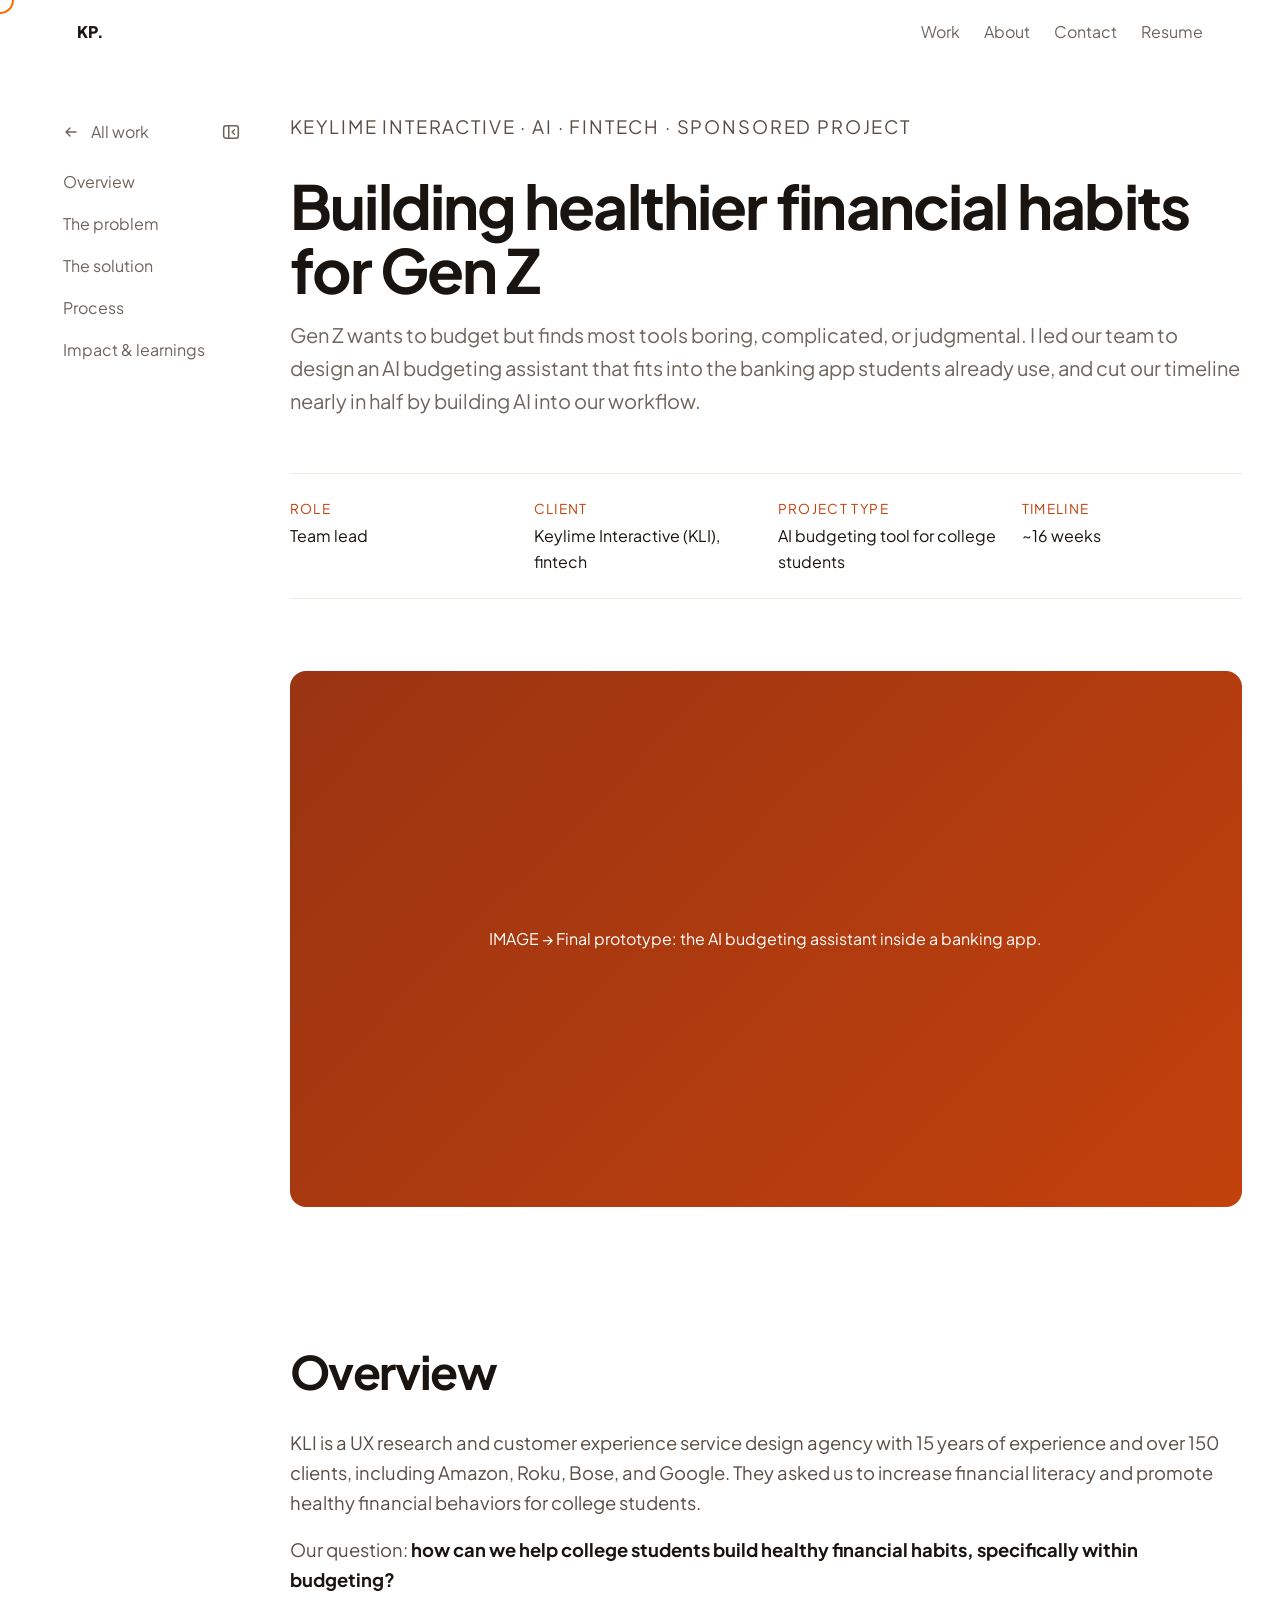
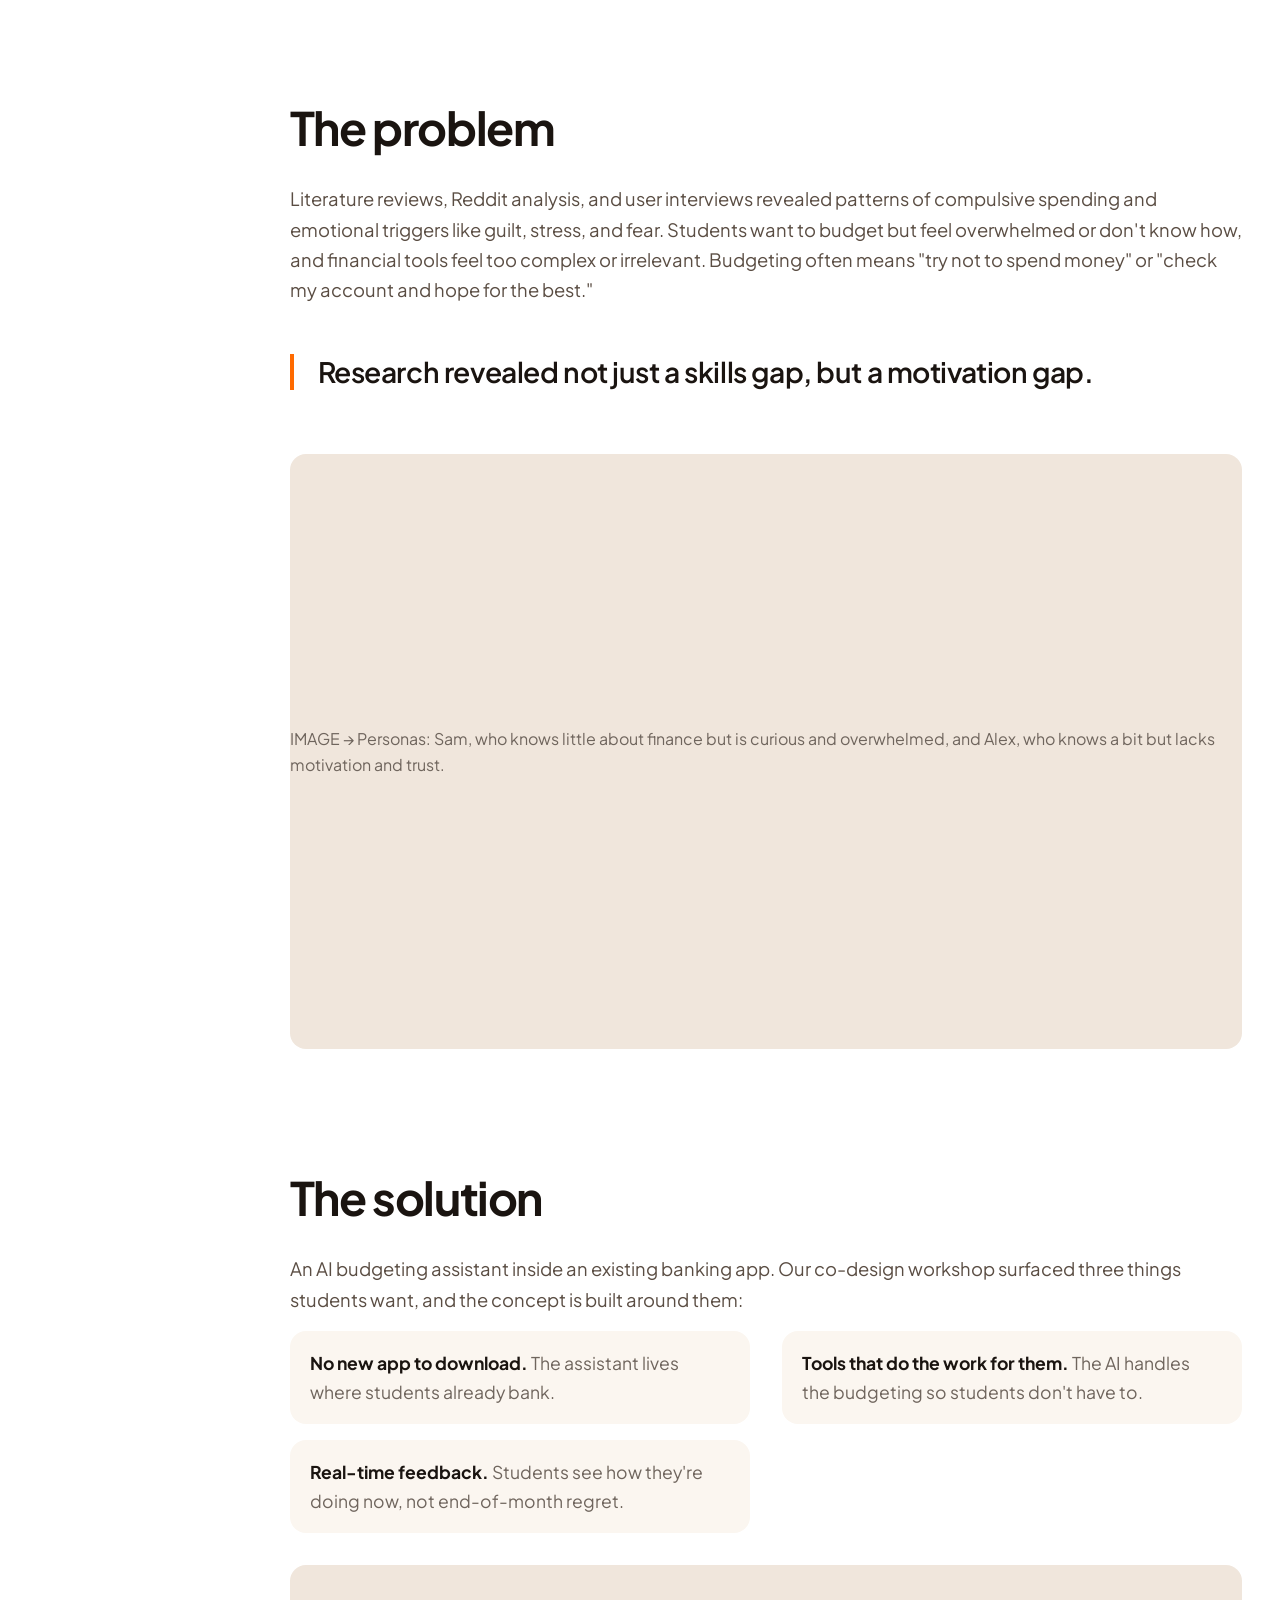
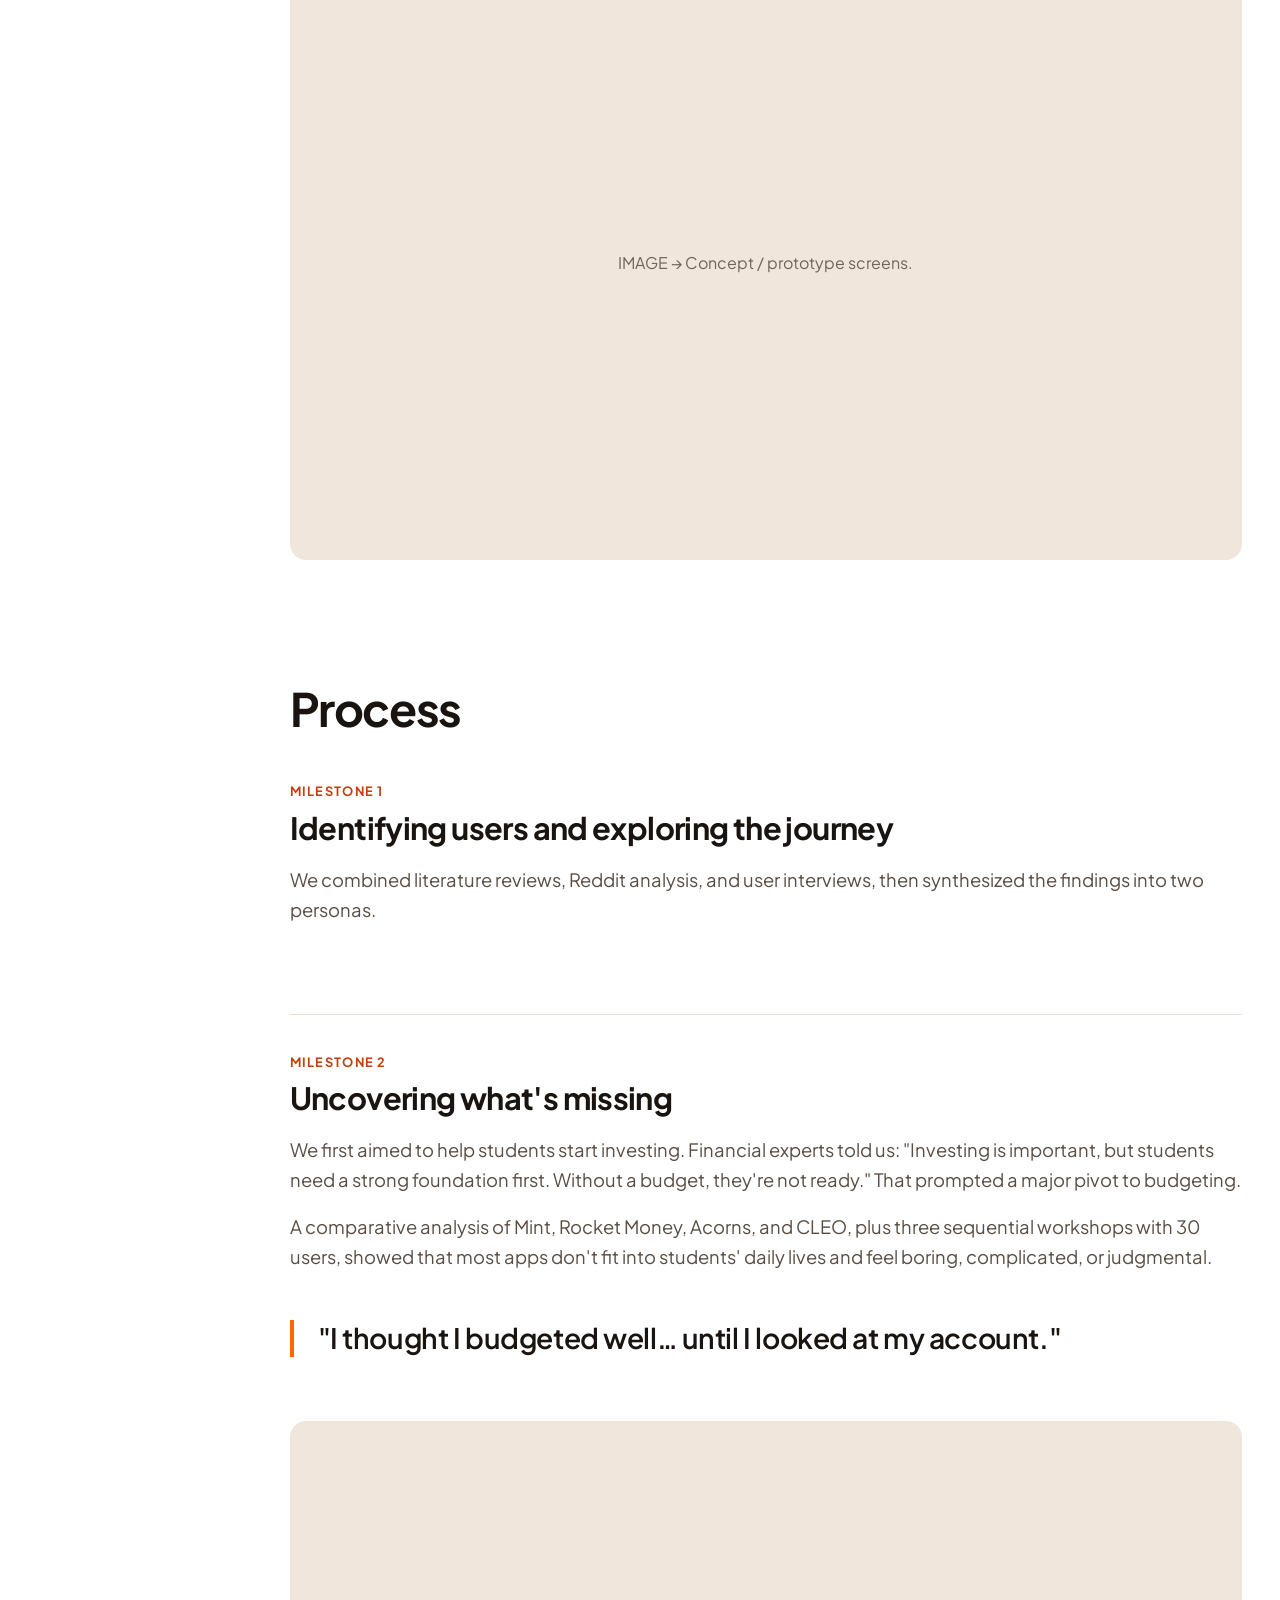
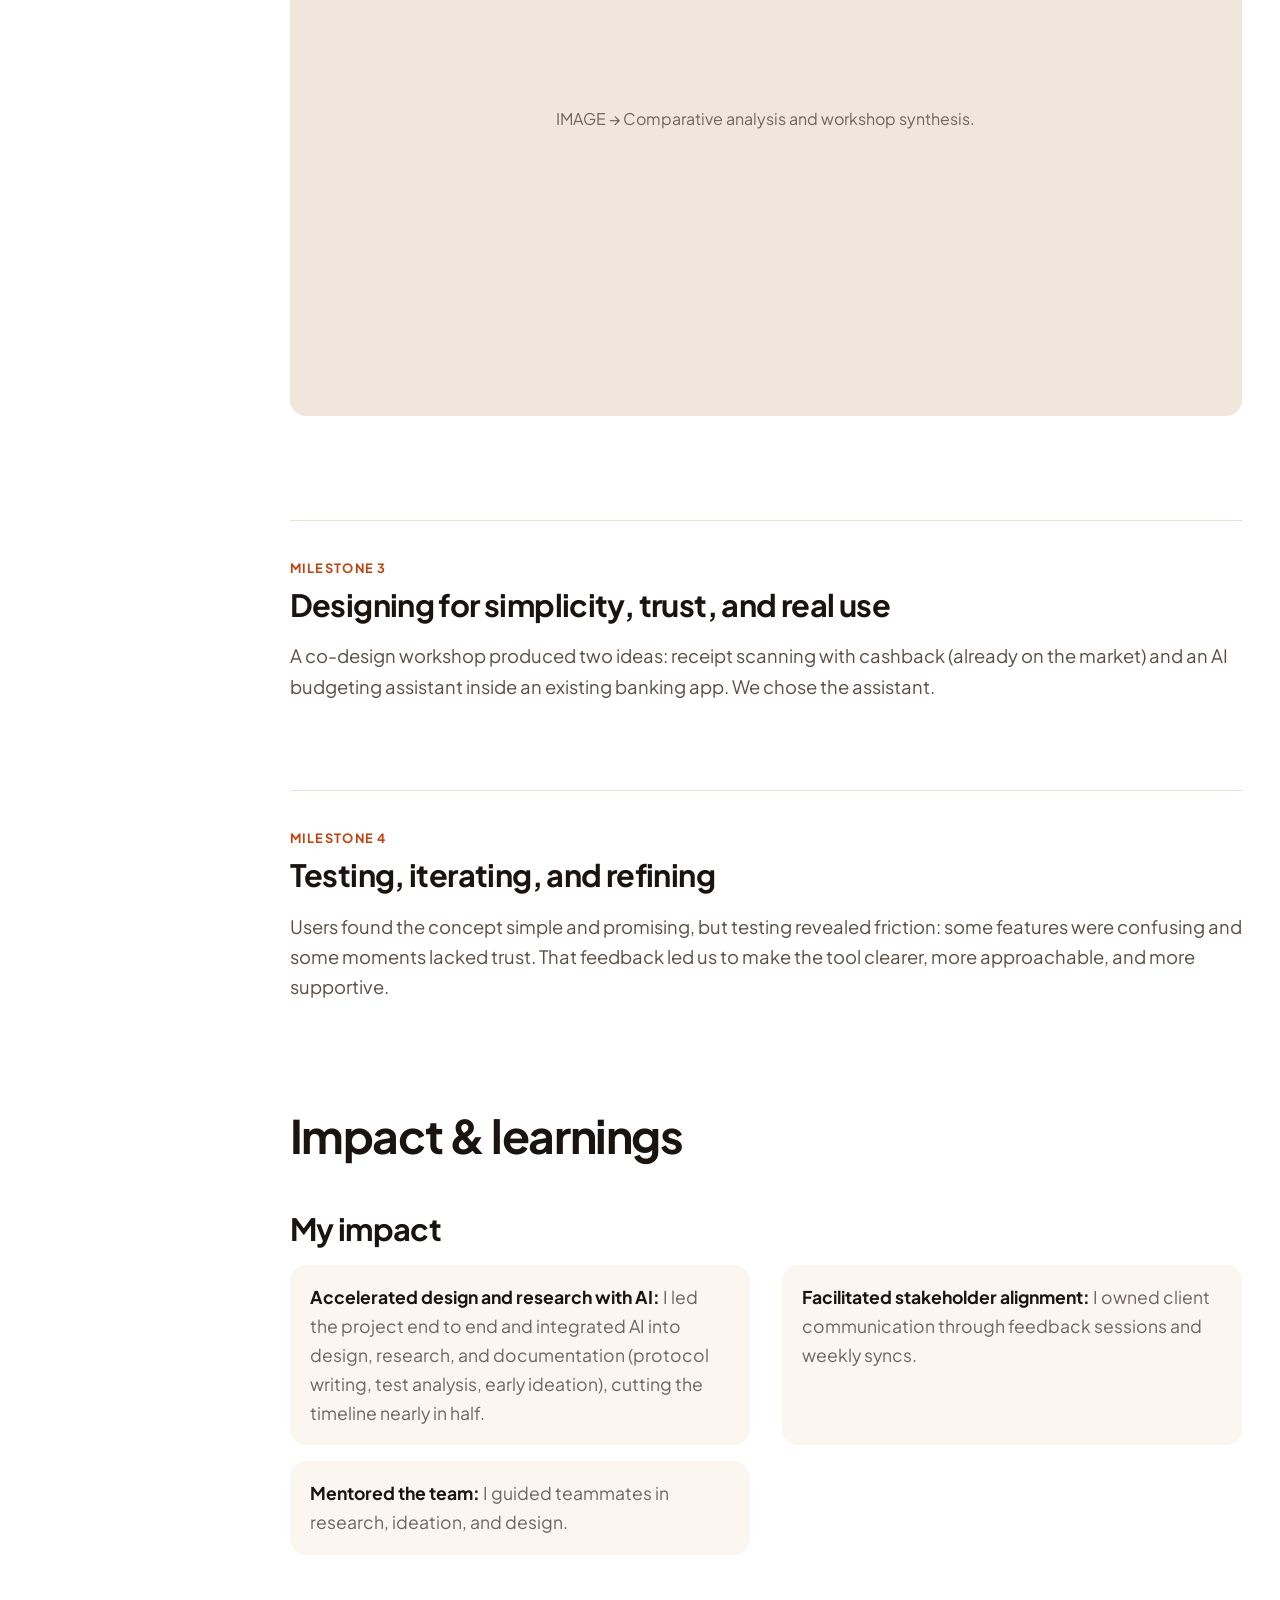
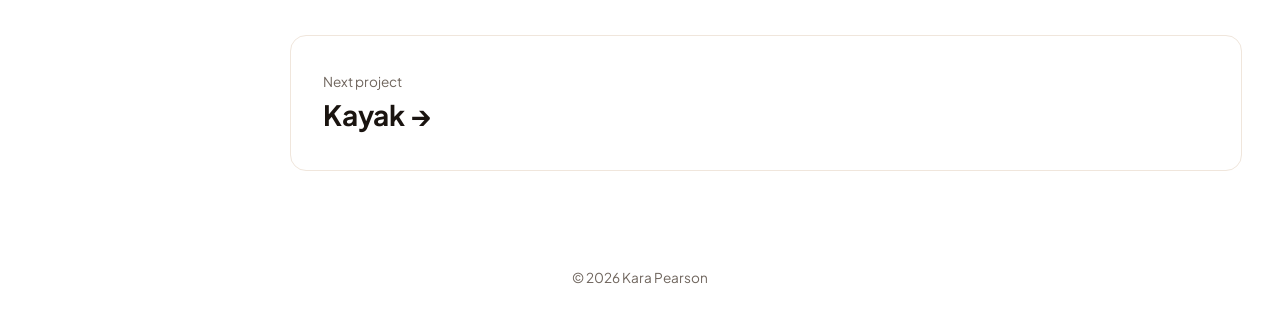
<file: keylime.html>
<!DOCTYPE html>
<html lang="en">
<head>
<meta charset="UTF-8">
<meta name="viewport" content="width=device-width, initial-scale=1">
<title>Keylime Interactive — Kara Pearson</title>
<link rel="icon" href="favicon.svg" type="image/svg+xml">
<link rel="stylesheet" href="style.css?v=r1">
</head>
<body>
<div class="cursor" aria-hidden="true"></div>
<div class="progress" aria-hidden="true"></div>
<header class="nav">
  <a href="/" class="logo">KP.</a>
  <nav><a href="/#work">Work</a><a href="/#about">About</a><a href="/#contact">Contact</a><a href="Kara-Pearson-Resume.pdf" target="_blank" rel="noopener">Resume</a></nav>
</header>

<main class="cs">
  <a class="back" href="/#work">← All work</a>
  <p class="eyebrow" style="margin-top:2rem">Keylime Interactive · AI · Fintech · Sponsored project</p>
  <h1 class="split">Building healthier financial habits for Gen Z</h1>
  <p class="summary reveal">Gen Z wants to budget but finds most tools boring, complicated, or judgmental. I led our team to design an AI budgeting assistant that fits into the banking app students already use, and cut our timeline nearly in half by building AI into our workflow.</p>

  <dl class="meta reveal">
    <div><dt>Role</dt><dd>Team lead</dd></div>
    <div><dt>Client</dt><dd>Keylime Interactive (KLI), fintech</dd></div>
    <div><dt>Project type</dt><dd>AI budgeting tool for college students</dd></div>
    <div><dt>Timeline</dt><dd>~16 weeks</dd></div>
  </dl>

  <div class="shot hero-img reveal">IMAGE → Final prototype: the AI budgeting assistant inside a banking app.</div>

  <h2 class="reveal">Overview</h2>
  <p class="reveal">KLI is a UX research and customer experience service design agency with 15 years of experience and over 150 clients, including Amazon, Roku, Bose, and Google. They asked us to increase financial literacy and promote healthy financial behaviors for college students.</p>
  <p class="reveal">Our question: <b>how can we help college students build healthy financial habits, specifically within budgeting?</b></p>

  <h2 class="reveal">The problem</h2>
  <p class="reveal">Literature reviews, Reddit analysis, and user interviews revealed patterns of compulsive spending and emotional triggers like guilt, stress, and fear. Students want to budget but feel overwhelmed or don't know how, and financial tools feel too complex or irrelevant. Budgeting often means "try not to spend money" or "check my account and hope for the best."</p>
  <p class="quote reveal">Research revealed not just a skills gap, but a motivation gap.</p>
  <div class="shot reveal">IMAGE → Personas: Sam, who knows little about finance but is curious and overwhelmed, and Alex, who knows a bit but lacks motivation and trust.</div>

  <h2 class="reveal">The solution</h2>
  <p class="reveal">An AI budgeting assistant inside an existing banking app. Our co-design workshop surfaced three things students want, and the concept is built around them:</p>
  <ul class="reveal">
    <li><b>No new app to download.</b> The assistant lives where students already bank.</li>
    <li><b>Tools that do the work for them.</b> The AI handles the budgeting so students don't have to.</li>
    <li><b>Real-time feedback.</b> Students see how they're doing now, not end-of-month regret.</li>
  </ul>
  <div class="shot reveal">IMAGE → Concept / prototype screens.</div>

  <h2 class="reveal">Process</h2>
  <h3 class="reveal"><small>Milestone 1</small>Identifying users and exploring the journey</h3>
  <p class="reveal">We combined literature reviews, Reddit analysis, and user interviews, then synthesized the findings into two personas.</p>

  <h3 class="reveal"><small>Milestone 2</small>Uncovering what's missing</h3>
  <p class="reveal">We first aimed to help students start investing. Financial experts told us: "Investing is important, but students need a strong foundation first. Without a budget, they're not ready." That prompted a major pivot to budgeting.</p>
  <p class="reveal">A comparative analysis of Mint, Rocket Money, Acorns, and CLEO, plus three sequential workshops with 30 users, showed that most apps don't fit into students' daily lives and feel boring, complicated, or judgmental.</p>
  <p class="quote reveal">"I thought I budgeted well… until I looked at my account."</p>
  <div class="shot reveal">IMAGE → Comparative analysis and workshop synthesis.</div>

  <h3 class="reveal"><small>Milestone 3</small>Designing for simplicity, trust, and real use</h3>
  <p class="reveal">A co-design workshop produced two ideas: receipt scanning with cashback (already on the market) and an AI budgeting assistant inside an existing banking app. We chose the assistant.</p>

  <h3 class="reveal"><small>Milestone 4</small>Testing, iterating, and refining</h3>
  <p class="reveal">Users found the concept simple and promising, but testing revealed friction: some features were confusing and some moments lacked trust. That feedback led us to make the tool clearer, more approachable, and more supportive.</p>

  <h2 class="reveal">Impact &amp; learnings</h2>
  <h3 class="reveal">My impact</h3>
  <ul class="reveal">
    <li><b>Accelerated design and research with AI:</b> I led the project end to end and integrated AI into design, research, and documentation (protocol writing, test analysis, early ideation), cutting the timeline nearly in half.</li>
    <li><b>Facilitated stakeholder alignment:</b> I owned client communication through feedback sessions and weekly syncs.</li>
    <li><b>Mentored the team:</b> I guided teammates in research, ideation, and design.</li>
  </ul>

  <a class="next reveal" href="/kayak"><span>Next project</span><h3>Kayak →</h3></a>
</main>

<footer>© 2026 Kara Pearson</footer>
<script src="script.js"></script>
</body>
</html>
</file>
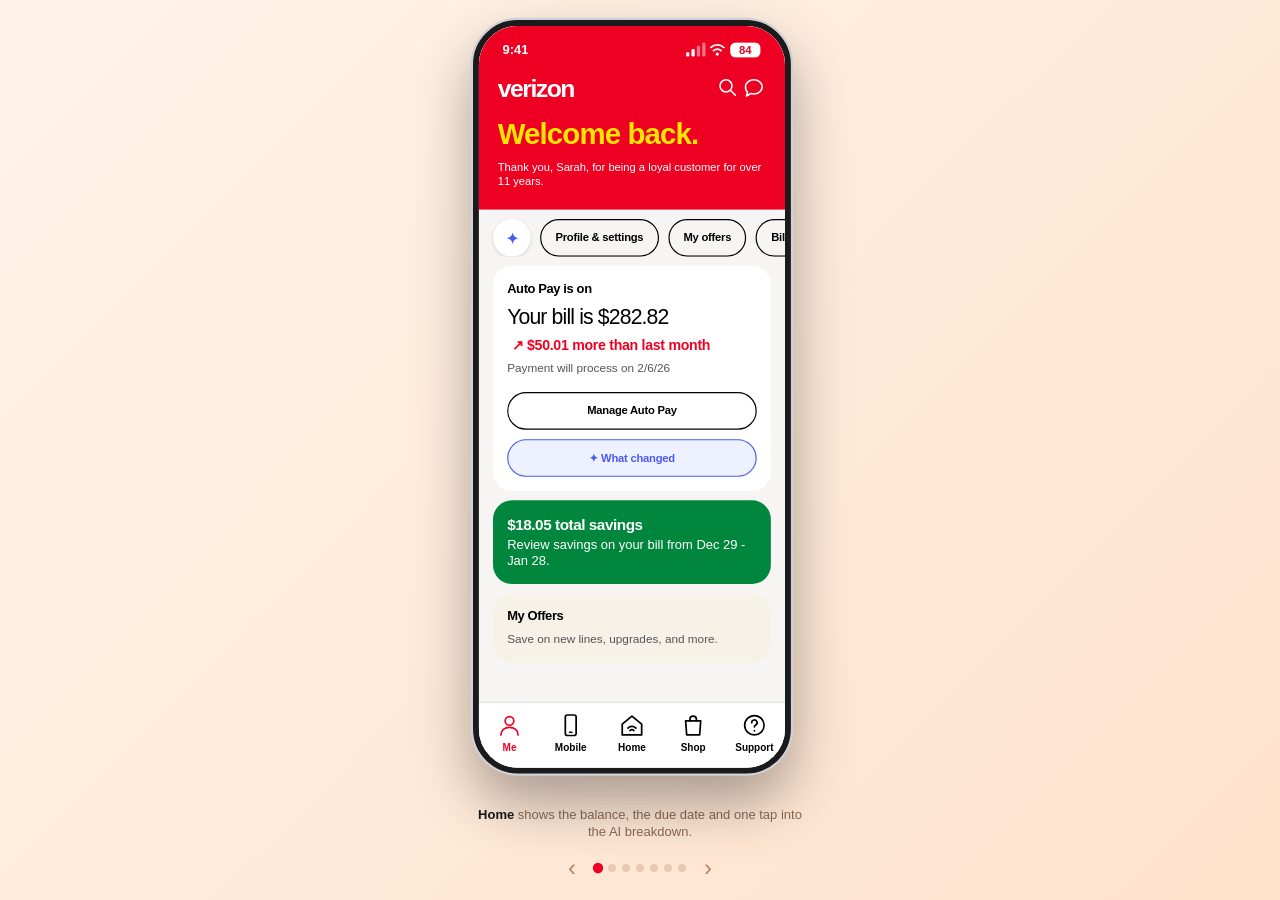
<file: verizon-prototype.html>
<!DOCTYPE html>
<html lang="en">
<head>
<meta charset="utf-8">
<meta name="viewport" content="width=device-width,initial-scale=1">
<title>Verizon AI Bill Summary — clickable prototype</title>
<link rel="icon" href="favicon.svg" type="image/svg+xml">
<link rel="stylesheet" href="style.css">
<style>
html,body{margin:0;height:100%;background:linear-gradient(135deg,#fff3e8,#ffe2cc);color:#3a2a20;font-family:"Helvetica Neue",Helvetica,Arial,sans-serif;overflow:hidden}
.wrap{height:100%;display:flex;flex-direction:column;align-items:center;justify-content:center;gap:16px}
.stage{position:relative;width:calc(284px*var(--s,1));height:calc(654px*var(--s,1));flex:none}
.stage .phone{position:absolute;left:0;top:0;transform:scale(var(--s,1));transform-origin:0 0}
.phone .scr{position:absolute;inset:0;padding:0;margin:0;max-width:none;display:flex;flex-direction:column;background:var(--bg);opacity:0;transform:translateX(28px);transition:opacity .45s ease,transform .45s ease;pointer-events:none}
.phone .scr.on{opacity:1;transform:none;pointer-events:auto}
.phone .scr.off{transform:translateX(-28px)}
.phone .tap{position:absolute;z-index:20;width:30px;height:30px;margin:-15px 0 0 -15px;border-radius:50%;background:rgba(255,255,255,.55);border:2px solid rgba(0,0,0,.55);box-shadow:0 2px 8px rgba(0,0,0,.35);left:200px;top:640px;opacity:0;transition:left .8s cubic-bezier(.4,0,.2,1),top .8s cubic-bezier(.4,0,.2,1),opacity .3s,transform .15s;pointer-events:none}
.phone .tap.show{opacity:1}
.phone .tap.press{transform:scale(.68);background:rgba(255,255,255,.9)}
[data-go]{cursor:pointer}
.phone .scr .body{scroll-behavior:smooth}
.phone .scr.pdf .dim{opacity:0;transition:opacity .35s;pointer-events:none}
.phone .scr.pdf .sheet{transform:translateY(105%);transition:transform .5s cubic-bezier(.2,.8,.2,1)}
.phone .scr.pdf .pill{transition:opacity .25s}
.phone .scr.pdf[data-sheet=ai] .dim,.phone .scr.pdf[data-sheet=chat] .dim{opacity:1}
.phone .scr.pdf[data-sheet=ai] .sheet.ai,.phone .scr.pdf[data-sheet=chat] .sheet.ai{transform:none}.phone .chatx{display:none}.phone .scr.pdf[data-sheet=chat] .sheet.ai{top:96px;overflow-y:auto;scrollbar-width:none}.phone .scr.pdf[data-sheet=chat] .chatx{display:block;animation:bubin .4s ease both}.phone .scr.pdf[data-sheet=chat] .bub.bot{animation-delay:.5s}.phone .scr.pdf[data-sheet=chat] .gen{animation-delay:.5s}@keyframes bubin{from{opacity:0;transform:translateY(8px)}}
.phone .scr.pdf[data-sheet=ai] .pill,.phone .scr.pdf[data-sheet=chat] .pill{opacity:0}
.phone .sheet.ai{top:316px}

.phone .bub{padding:8px 12px;border-radius:16px;max-width:88%;font-size:10.5px;line-height:14px}
.phone .bub.me{align-self:flex-end;background:#000;color:#fff;border-bottom-right-radius:4px}
.phone .bub.bot{align-self:flex-start;background:#fff;border-bottom-left-radius:4px}
.phone .gen{font-size:8.5px;color:#666;margin-top:-2px}
.phone .help{display:flex;align-items:center;gap:8px;font-size:9.5px;font-weight:700;margin-top:4px}
.phone .help i{font-style:normal;border:1.5px solid #000;border-radius:99px;padding:3px 10px;font-weight:800}
.phone .tiles{display:grid;grid-template-columns:repeat(3,1fr);gap:8px}
.phone .tile{background:#f6f5f3;border-radius:16px;padding:12px 4px;display:flex;flex-direction:column;align-items:center;gap:8px;text-align:center;font-weight:800;font-size:9px;line-height:11px;letter-spacing:-.02em}
.phone .tile u{width:36px;height:36px;border-radius:50%;background:#fff;display:grid;place-items:center;text-decoration:none}
.phone .tile svg{width:20px;height:20px;fill:none;stroke:#000;stroke-width:1.5;stroke-linecap:round;stroke-linejoin:round}
.phone .vtabs{display:flex;gap:16px;border-bottom:1px solid #ddd;font-weight:800;font-size:11px;letter-spacing:-.02em;padding-top:4px}
.phone .vtabs span{padding:0 0 8px}
.phone .vtabs .on{color:var(--red);border-bottom:3px solid var(--red)}
.phone .vrow{display:flex;justify-content:space-between;align-items:center;font:800 14px "Helvetica Neue",Arial,sans-serif;letter-spacing:-.04em;padding:12px 0;border-bottom:1.5px solid #000}
.phone .vrow span:last-child{display:flex;gap:8px;align-items:center}
.phone .acc{font-size:9.5px;color:#333;margin:0}
.phone .h1{font:800 22px/26px "Helvetica Neue",Arial,sans-serif;letter-spacing:-.05em;margin:0}
.phone .wt{background:#fff;margin:-12px -12px 0;padding:16px 12px;display:flex;flex-direction:column;gap:8px}
.phone .mrow{display:flex;gap:8px;align-items:flex-start}
.phone .mrow .av{flex:none}
.phone .mrow b{display:block;font-size:11px}
.phone .cta{height:36px;border-radius:99px;background:#000;color:#fff;display:flex;align-items:center;justify-content:center;font-weight:800;font-size:10.5px;letter-spacing:-.02em;margin-top:auto;margin-bottom:12px}
.pnav{display:flex;align-items:center;gap:10px}.pnav button{background:none;border:0;color:#b9836a;font:400 24px/1 "Helvetica Neue",Arial,sans-serif;width:24px;height:24px;padding:0;cursor:pointer;border-radius:50%}.pnav button:hover{background:#fff;color:#3a2a20}
.dots{display:flex;gap:6px}
.dots i{width:8px;height:8px;border-radius:50%;background:#e8c9b3;cursor:pointer;transition:background .2s,transform .2s}
.dots i.on{background:#ee0022;transform:scale(1.3)}
.cap{min-height:34px;text-align:center;font-size:13px;color:#8a6a55;max-width:340px;line-height:17px}
.cap b{color:#1a1a1a}
.phone .sc{overflow-y:auto;scrollbar-width:none}.phone .sc::-webkit-scrollbar{display:none}
.phone .body.sc{padding-bottom:14px}
.phone .scr .card .up{color:#ee0022;font-size:12px;letter-spacing:-.02em;margin-left:4px}
.phone .brow{display:flex;gap:8px;margin-top:6px}.phone .brow span{flex:1;text-align:center;background:#fff;border-radius:99px;padding:6px 0;font-size:9px;font-weight:700}
.phone .scr[data-n="3"] .card{background:#f1f1f1}
.phone .scr[data-n="3"] .hist{height:70px;margin:12px 8px 0;gap:0}.phone .scr[data-n="3"] .hist i{background:#8d9094;border-radius:4px 4px 0 0;width:30px}.phone .scr[data-n="3"] .hist i.vzmax{background:#ee0022}
.phone .scr[data-n="3"] .hl .vzmax,.phone .scr[data-n="3"] .hl .vzmax b{color:#000}
.phone .faq{display:flex;justify-content:space-between;align-items:center;background:#f1f1f1;border-radius:12px;padding:11px 12px;font-size:10.5px;font-weight:700;flex:none}
.phone .scr[data-n="3"] .card,.phone .scr[data-n="3"] .aicard{flex:none}
.phone .pie{background:#fff!important}.phone .pie .donut{background:conic-gradient(#ee0022 0 27.2%,#fff 27.2% 28.2%,#1a1a1a 28.2% 55.2%,#fff 55.2% 56.2%,#8d9094 56.2% 77.4%,#fff 77.4% 78.4%,#ffbc3d 78.4% 99.4%,#fff 99.4%)}.phone .pie .mem li:before{border-radius:50%;width:10px;height:10px}.phone .pie .donut:after{display:block;inset:24px;background:#fff}
.phone .aicard ul{margin:2px 0 0;padding-left:14px;font-size:10px}.phone .aicard li{margin:0}
.phone .paper{flex:none;aspect-ratio:8.5/11;overflow:hidden}.phone .paper+.paper{margin-top:10px}
.phone .paper .due{margin-top:8px;font-size:8px}.phone .paper .due b{display:block;font-size:13px}
.phone .paper .bars{margin-top:10px;font:700 9px/1 monospace;letter-spacing:1px;color:#444;overflow:hidden;white-space:nowrap}
.phone .paper .due2{margin:12px 0 4px;font-size:10px}.phone .paper .due2 b{color:#4a5cf0;text-decoration:underline}
.phone .paper .snap.lines>div span{color:#4a5cf0;text-decoration:underline}
.phone .sheet.ai{top:178px}
.phone .sheet.ai div{line-height:14px}
.phone .scr.pdf .snap.lines .ln-row{cursor:pointer}.phone .scr.pdf .snap.lines .ln-row:hover{background:#f4f4f4}
.phone .scr.pdf[data-sheet=line] .dim{opacity:1}.phone .scr.pdf[data-sheet=line] .pill{opacity:0}
.phone .scr.pdf[data-sheet=line] .sheet.ln{transform:none}.phone .scr.pdf[data-sheet=line] .sheet.ai:not(.ln){transform:translateY(105%)}
.phone .scr.pdf[data-sheet=ai] .sheet.ai.ln,.phone .scr.pdf[data-sheet=chat] .sheet.ai.ln{transform:translateY(105%)}
.phone .sheet.ln{top:auto;bottom:0;padding-bottom:18px}.phone .sheet #lnbody{display:flex;flex-direction:column;gap:8px}.phone .sheet .askin{margin-top:auto;background:#fff;border-radius:99px;padding:10px 14px;font-size:10px;color:#8a8a8a;font-weight:400}.phone .hl .vzmax,.phone .hl .vzmax b{font-weight:800}.phone .scr[data-n="1"] .hd{padding-bottom:18px}.phone .hd .wb{font:800 25px/1.1 "Helvetica Neue",Arial,sans-serif;letter-spacing:-.03em;color:#ffe500;white-space:nowrap;margin:14px 0 8px}.phone .scr[data-n="1"] .hd small{font-size:9.5px;line-height:1.3;display:block}</style>
</head>
<body>
<div class="wrap">
  <div class="stage" id="stage">
    <div class="phone" id="phone">

      <!-- 1 Home -->
      <section class="scr" data-n="1">
        <div class="hd"><div class="st"><span>9:41</span><span>●</span></div><div class="brand">verizon<span>⌕</span></div><div class="wb">Welcome back.</div><small>Thank you, Sarah, for being a loyal customer for over 11 years.</small></div>
        <div class="body"><div class="chips"><span class="chip ai">✦</span><span class="chip">Profile &amp; settings</span><span class="chip">My offers</span><span class="chip">Bill overview</span></div>
          <div class="card"><b>Auto Pay is on</b><div class="lg">Your bill is $282.82</div><div class="sub up">↗ $50.01 more than last month</div><div class="sub">Payment will process on 2/6/26</div><div class="btns"><span class="obtn">Manage Auto Pay</span><span class="obtn ai" id="g1" data-go="3">✦ What changed</span></div></div>
          <div class="card save"><div><b>$18.05 total savings</b>Review savings on your bill from Dec 29 - Jan 28.</div></div>
          <div class="card offer"><b>My Offers</b><div class="sub">Save on new lines, upgrades, and more.</div></div></div>
        <div class="tabs"><span><i></i>Me</span><span><i></i>Mobile</span><span><i></i>Home</span><span><i></i>Shop</span><span><i></i>Support</span></div>
      </section>
      <!-- 3 Bill changes -->
      <section class="scr" data-n="3">
        <div class="hd"><div class="st"><span>9:41</span><span>●</span></div><div class="nav" data-back><span>Bill Breakdown</span><em>⌕</em></div></div>
        <div class="body sc"><div class="card"><b>Your Current Balance</b><div class="lg">$282.82 <span class="up">&#8599; $50.01</span></div><div class="sub">Payment will process on <b>2/6/26</b></div><div class="brow"><span>Pay Bill</span><span>Manage Auto Pay</span></div></div>
          <div class="card"><b>Monthly Overview</b><div class="hist"><i style="height:55px"></i><i style="height:55px"></i><i style="height:55px"></i><i class="vzmax" style="height:62px"></i></div><div class="hl"><span>Oct<b>$232.81</b></span><span>Nov<b>$232.81</b></span><span>Dec<b>$232.81</b></span><span class="vzmax">Jan<b>$282.82</b></span></div></div>
          <div class="aicard"><div class="t">&#10022; AI Bill Summary</div><p>Your bill went up because Kara made an international call, Ava upgraded her phone, and every line increased $5 at renewal.</p><a>View full AI breakdown &rarr;</a></div>
          <div class="faq">How can I lower my bill?<span>&#8964;</span></div><div class="faq">Why did my bill change?<span>&#8964;</span></div><div class="faq">What are surcharges &amp; fees?<span>&#8964;</span></div>
          <div class="card pie"><b>By Member</b><div class="mem" style="margin-top:8px"><div class="donut" role="img" aria-label="Bill share: Kara 28%, Ava 28%, Sarah 22%, Lizzy 22%"></div><ul><li style="--c:#ee0022">Kara 28%</li><li style="--c:#1a1a1a">Ava 28%</li><li style="--c:#8d9094">Sarah 22%</li><li style="--c:#ffbc3d">Lizzy 22%</li></ul></div></div>
          <div class="aicard"><div class="t">&#10022; Change by member</div><p>Sarah +$5.00 &middot; renewal<br>Kara +$19.66 &middot; call + renewal<br>Ava +$20.35 &middot; phone + renewal<br>Lizzy +$5.00 &middot; renewal</p><a id="g3" data-go="6">View full AI breakdown &rarr;</a></div></div>
        <div class="tabs"><span><i></i>Me</span><span><i></i>Mobile</span><span><i></i>Home</span><span><i></i>Shop</span><span><i></i>Support</span></div>
      </section>
      <!-- 6/7/8 Bill PDF + AI sheet states -->
      <section class="scr pdf" data-n="6" data-sheet="">
        <div class="hd"><div class="st"><span>9:41</span><span>●</span></div><div class="nav" data-back><span>Bill PDF</span><em>⌕</em></div></div>
        <div class="body sc" id="pdfbody" style="background:#868686"><div class="paper"><div class="meta"><div><div class="v">verizon</div><div class="addr">SARAH M. LEE<br>123 MAPLE AVE<br>ANYTOWN, IN 46000</div></div><div><div class="acct"><b>Account:</b> 123456789-00001<br><b>Invoice:</b> 1234567890<br><b>Billing period:</b> Dec 29 - Jan 28</div><div class="q"><b>Questions about your bill?</b><br>verizon.com/support<br>800-922-0204</div></div></div>
          <div class="snap"><span class="ttl">Snapshot of your bill</span><div><span>Balance from last bill</span><span>$0.00</span></div><div><span>This month's charges</span><span>$282.82</span></div><div><b>Total due on Feb 6</b><b>$282.82</b></div></div></div>
          <div class="paper"><div class="meta"><div><div class="v">verizon</div><div class="addr" style="margin:10px 0 6px">Please see back for instructions on writing to us.</div></div><div><div class="acct"><b>Bill date</b> Jan 28, 2026<br><b>Account number</b> 123456789-00001</div><div class="due">Total Amount Due<b>$282.82</b></div></div></div><div class="bars">||| ||||| || ||||| |||| ||| ||||| ||</div></div>
          <div class="paper"><div class="meta"><div><div class="v">verizon</div></div><div><div class="acct"><b>Account:</b> 123456789-00001<br><b>Billing period:</b> Dec 29 - Jan 28</div></div></div><div class="due2">Your January bill is <b>$282.82</b></div>
          <div class="snap lines"><span class="ttl">Bill summary by line</span><div class="ln-row" data-line="sarah"><span>Sarah's Phone 3390</span><span>$63.20</span></div><div id="lizzy" class="ln-row" data-line="kara"><span>Kara's Phone 2417</span><span>$77.87</span></div><div class="ln-row" data-line="ava"><span>Ava's Phone 5833</span><span>$78.55</span></div><div class="ln-row" data-line="lizzy"><span>Lizzy's Phone 4036</span><span>$63.20</span></div></div></div></div>
        <div class="tabs"><span><i></i>Me</span><span><i></i>Mobile</span><span><i></i>Home</span><span><i></i>Shop</span><span><i></i>Support</span></div>
        <div class="pill" id="g6" data-go="7" role="button" aria-label="AI Bill Summary"><small>NEW</small><i>✦</i></div>
        <div class="dim"></div>
        <div class="sheet ai ln"><h4>&#10022; AI Bill Summary <i>&#10005;</i></h4><div id="lnbody"></div></div>
        <div class="sheet ai"><h4>&#10022; AI Bill Summary <i>&#10005;</i></h4><h5>Your bill is up $50.01</h5><div>Here is what changed:</div><div class="rsn"><span><b>Kara</b> &middot; International call<small>1/12/26</small></span><b>$14.66</b></div><div class="rsn"><span><b>Ava</b> &middot; New device payment<small>Phone upgrade</small></span><b>$15.35</b></div><div class="rsn"><span><b>Every line</b> &middot; Renewal<small>4 lines x $5 at renewal</small></span><b>$20.00</b></div><div class="fine">Taxes and fees are included in these amounts.</div><div class="bub me chatx">Were taxes included?</div><div class="bub bot chatx">Yes. Taxes and fees are already part of every charge, so $50.01 is the full change.</div><div class="gen chatx">Written by AI from your bill.</div><div class="askin" id="g7" data-go="8">Ask me anything about your bill&hellip;</div></div>
      </section>

      <div class="tap" id="tap"></div>
    </div>
  </div>
  <div class="cap" id="cap"></div>
  <div class="pnav"><button id="prev" aria-label="Previous screen">&lsaquo;</button><div class="dots" id="dots"></div><button id="next" aria-label="Next screen">&rsaquo;</button><button id="play" hidden>Pause</button><button id="restart" hidden>Restart</button></div>
</div>
<script>
const phone=document.getElementById('phone'),tap=document.getElementById('tap'),cap=document.getElementById('cap'),dots=document.getElementById('dots');
const pdf=document.querySelector('.scr.pdf'),pdfBody=document.getElementById('pdfbody');
// each step: which screen is shown, PDF sheet state, optional scroll, tap target, caption
const steps=[
 {s:1,t:'g1',c:'<b>Home</b> shows the balance, the due date and one tap into the AI breakdown.'},
 {s:3,scroll:9999,t:'g3',c:'<b>Bill Breakdown</b> scrolls from the trend to who drove the change.'},
 {s:6,sheet:'',scroll:9999,t:'g6',c:'<b>Bill PDF</b> stays familiar, with AI one tap away.'},
 {s:6,sheet:'ai',scroll:9999,t:'g7',c:'<b>AI Bill Summary</b> explains the whole change in plain language.'},
 {s:6,sheet:'chat',scroll:9999,c:'<b>Ask me anything</b> and the answer appears right in the same chat.'},
  {s:6,sheet:'',scroll:9999,t:'lizzy',c:'<b>Tap any line</b> on the bill to see what changed on it.'},
  {s:6,sheet:'line',line:'kara',scroll:9999,c:'<b>Line summary</b> explains that one line in plain language.'}
];
const LINES={sarah:['Sarah',[['Renewal','4 lines x $5 at renewal','$5.00']]],kara:['Kara',[['International call','1/12/26','$14.66'],['Renewal','Every line went up $5','$5.00']]],ava:['Ava',[['New device payment','Phone upgrade','$15.35'],['Renewal','Every line went up $5','$5.00']]],lizzy:['Lizzy',[['Renewal','Every line went up $5','$5.00']]]};
function fillLine(key){const[n,rows]=LINES[key];let tot=0;const h=rows.map(r=>{tot+=parseFloat(r[2].slice(1));return '<div class="rsn"><span><b>'+r[0]+'</b><small>'+r[1]+'</small></span><b>'+r[2]+'</b></div>'}).join('');document.getElementById('lnbody').innerHTML='<h5>'+n+"'s line is up $"+tot.toFixed(2)+'</h5><div>Here is what changed:</div>'+h+'<div class="fine">Taxes and fees are included in these amounts.</div><div class="askin">Ask me anything about this line&hellip;</div>'}
let i=0,playing=true,timer=null,token=0;
steps.forEach((_,k)=>{const d=document.createElement('i');d.onclick=()=>{go(k,true)};dots.appendChild(d)});
const wait=ms=>new Promise(r=>setTimeout(r,ms));
function pos(el){let x=el.offsetWidth/2,y=el.offsetHeight/2,e=el;while(e&&!e.classList.contains('scr')){x+=e.offsetLeft;y+=e.offsetTop;e=e.offsetParent}const b=el.closest('.body');if(b)y-=b.scrollTop;return[x,y]}
function show(k){
  const st=steps[k];
  document.querySelectorAll('.scr').forEach(s=>{const on=+s.dataset.n===st.s;s.classList.toggle('on',on);s.classList.toggle('off',!on&&+s.dataset.n<st.s)});
  if(st.s===6)pdf.dataset.sheet=st.sheet;const tb=document.querySelector('.scr[data-n="'+st.s+'"] .body');tb.style.scrollBehavior='auto';tb.scrollTop=st.sheet?(st.scroll>=9999?tb.scrollHeight:(st.scroll||0)):0;tb.style.scrollBehavior='';
  if(st.line)fillLine(st.line);
  [...dots.children].forEach((d,n)=>d.classList.toggle('on',n===k));
  cap.innerHTML=st.c;
}
async function run(k,my){
  show(k);const st=steps[k];
  tap.classList.remove('show');
  await wait(1300);if(my!==token)return;
  if(st.scroll!==undefined&&!st.sheet){const tb=document.querySelector('.scr[data-n="'+st.s+'"] .body');tb.scrollTop=st.scroll>=9999?tb.scrollHeight:st.scroll;await wait(1500);if(my!==token)return}
  if(st.t){
    const el=document.getElementById(st.t),[x,y]=pos(el);
    tap.style.transition='none';tap.style.left=(x+36)+'px';tap.style.top=(y+70)+'px';void tap.offsetWidth;tap.style.transition='';
    tap.classList.add('show');await wait(80);tap.style.left=x+'px';tap.style.top=y+'px';
    await wait(1000);if(my!==token)return;
    tap.classList.add('press');await wait(220);tap.classList.remove('press');await wait(250);if(my!==token)return;
  }else{await wait(2200);if(my!==token)return}
  if(!playing)return;
  go(k+1<steps.length?k+1:0);
}
function go(k,manual){token++;i=k;if(manual){playing=false;document.getElementById('play').textContent='Play'}run(k,token)}
document.getElementById('prev').onclick=()=>go((i+steps.length-1)%steps.length,true);
document.getElementById('next').onclick=()=>go((i+1)%steps.length,true);
document.getElementById('restart').onclick=()=>{playing=true;document.getElementById('play').textContent='Pause';go(0)};
document.getElementById('play').onclick=e=>{playing=!playing;e.target.textContent=playing?'Pause':'Play';if(playing)go(i)};
// clicking the real controls in the phone also works
phone.addEventListener('click',e=>{
  const row=e.target.closest('.ln-row');if(row){const k=steps.findIndex(s=>s.line===row.dataset.line);if(k>=0){go(k,true)}else{token++;playing=false;fillLine(row.dataset.line);pdf.dataset.sheet='line'}return}
  if(e.target.closest('.sheet h4 i')||e.target.closest('.dim')){token++;playing=false;pdf.dataset.sheet='';return}
  const g=e.target.closest('[data-go]');
  if(g){const n=+g.dataset.go;const sheet=n===7?'ai':n===8?'chat':'';const k=steps.findIndex(s=>s.s===(n>=6?6:n)&&(n<6||s.sheet===(n===6?'':sheet)));if(k>=0)go(k,true);return}
  if(e.target.closest('[data-back]')&&i>0)go(i-(steps[i].s===6&&steps[i].sheet?1:1),true);
});
function fit(){const s=Math.min(1.7,Math.max(.6,(innerHeight-130)/654));document.getElementById('stage').style.setProperty('--s',s)}
fit();addEventListener('resize',fit);
go(0);
</script>
</body>
</html>
</file>
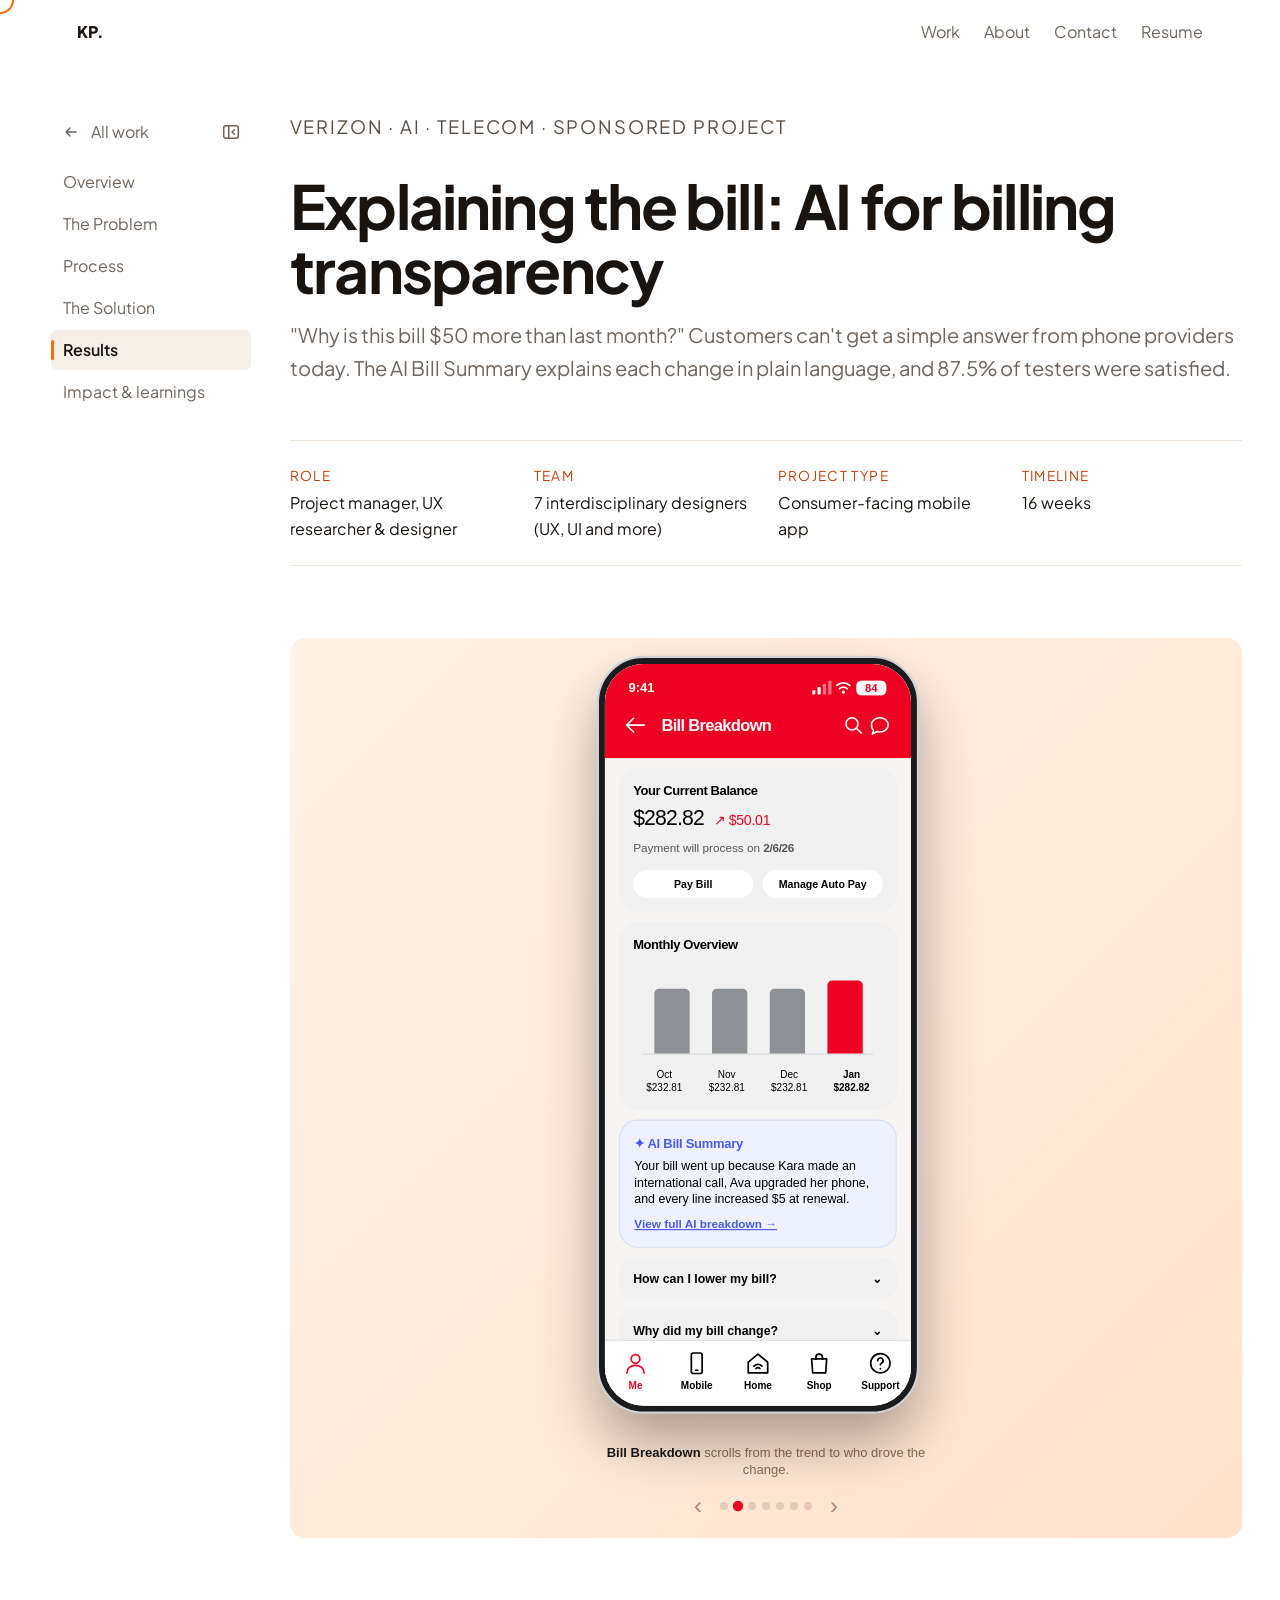
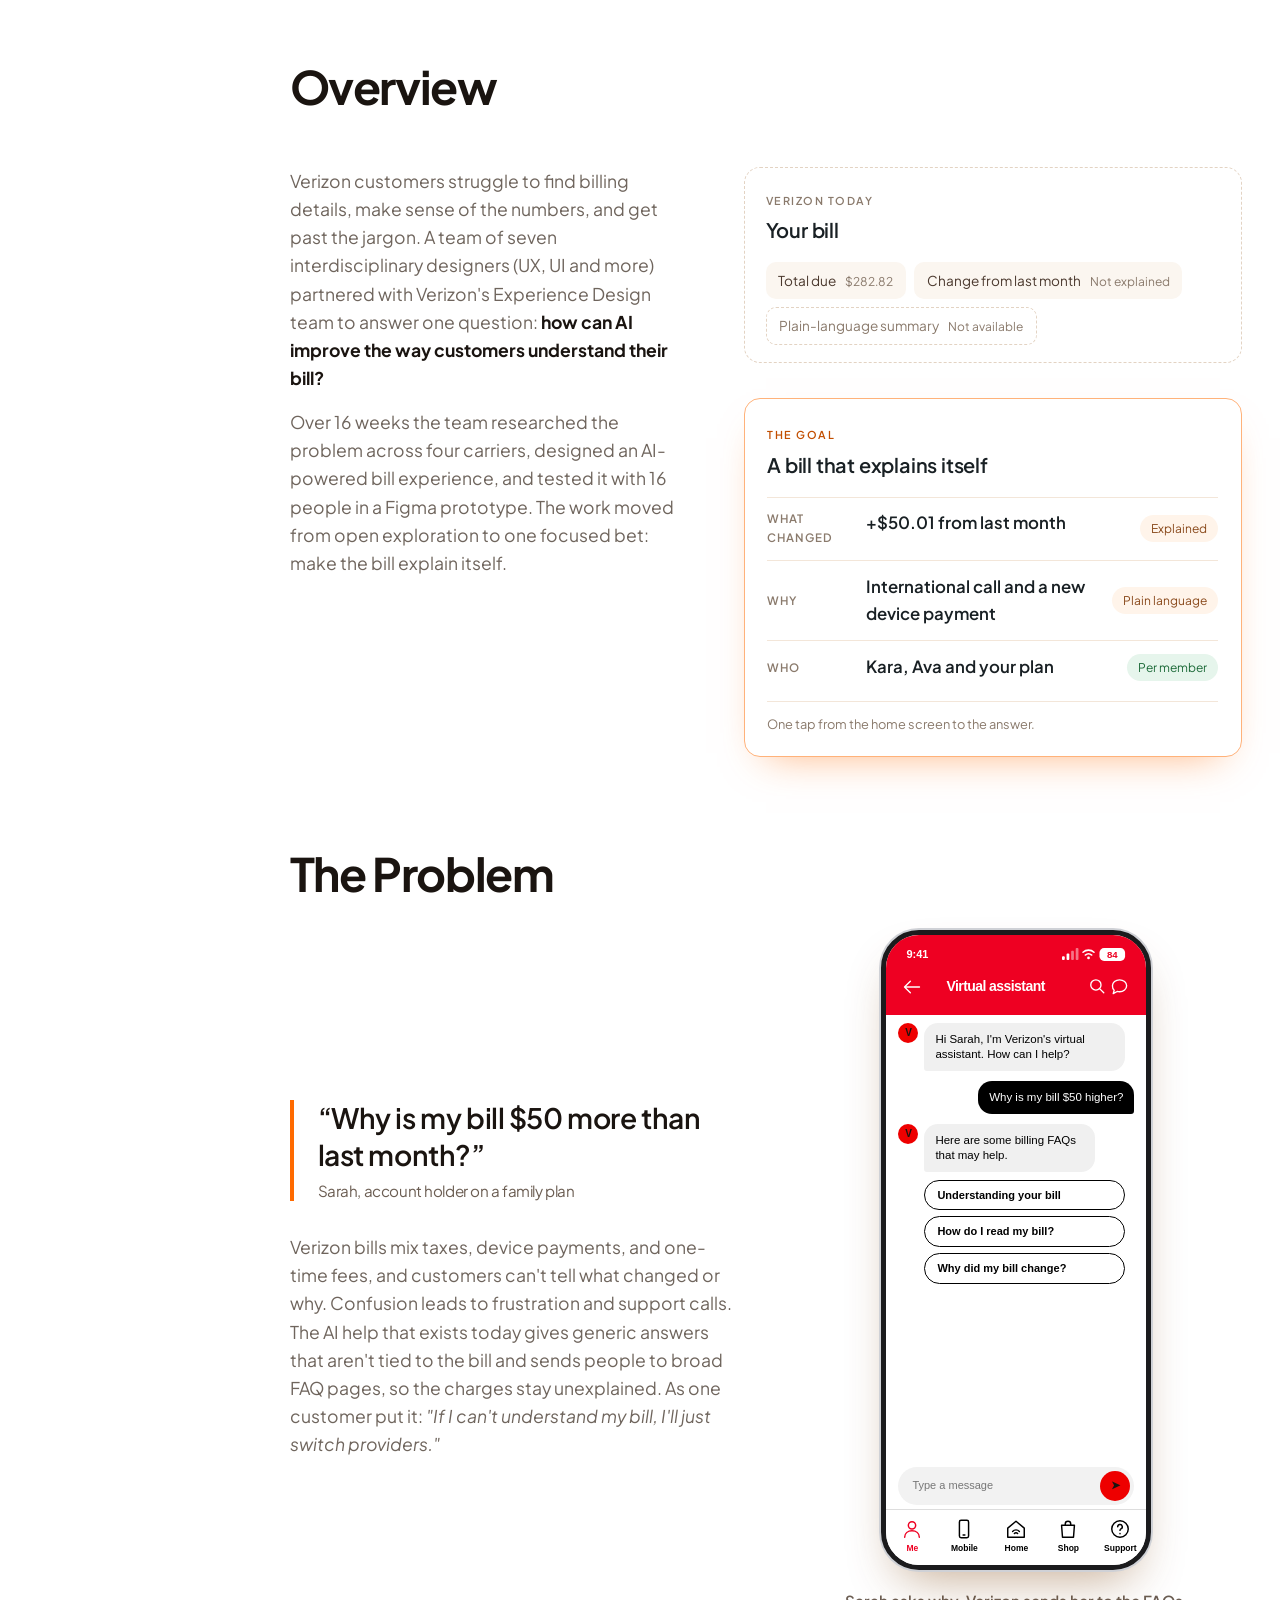
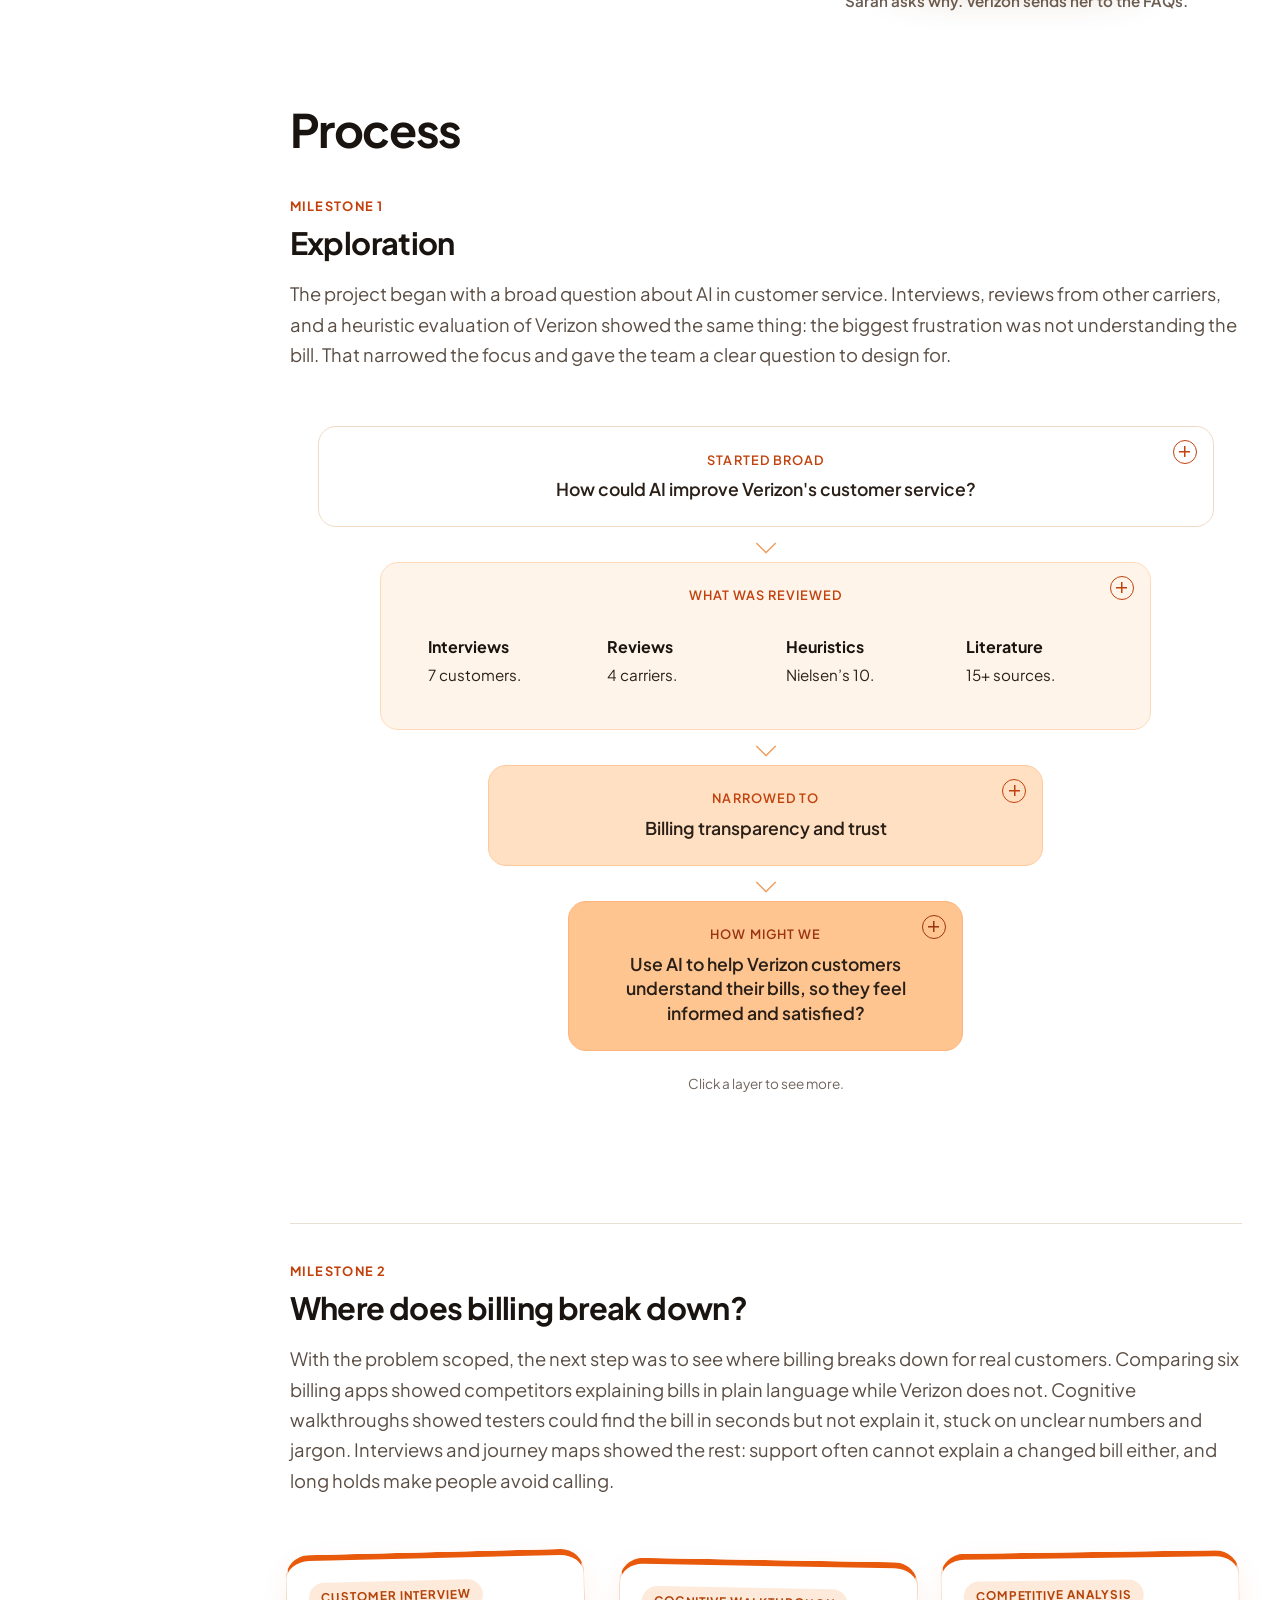
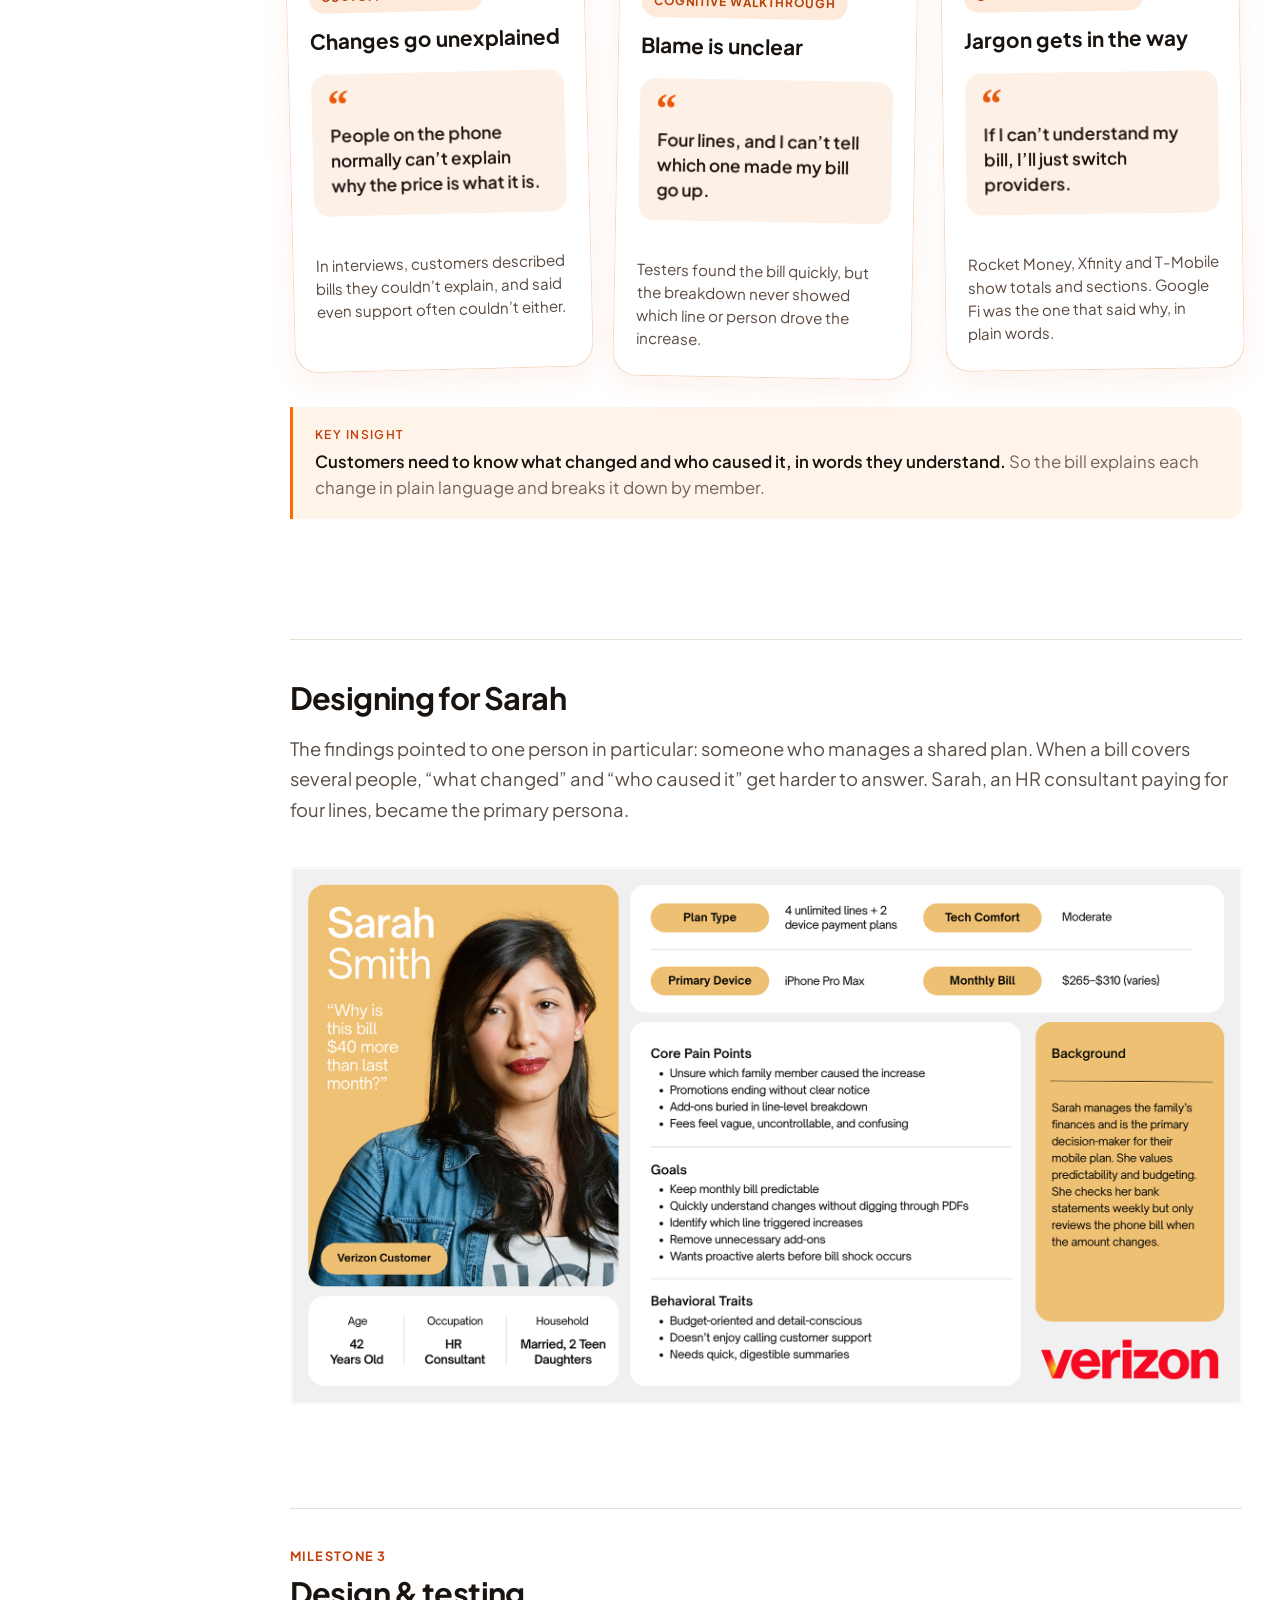
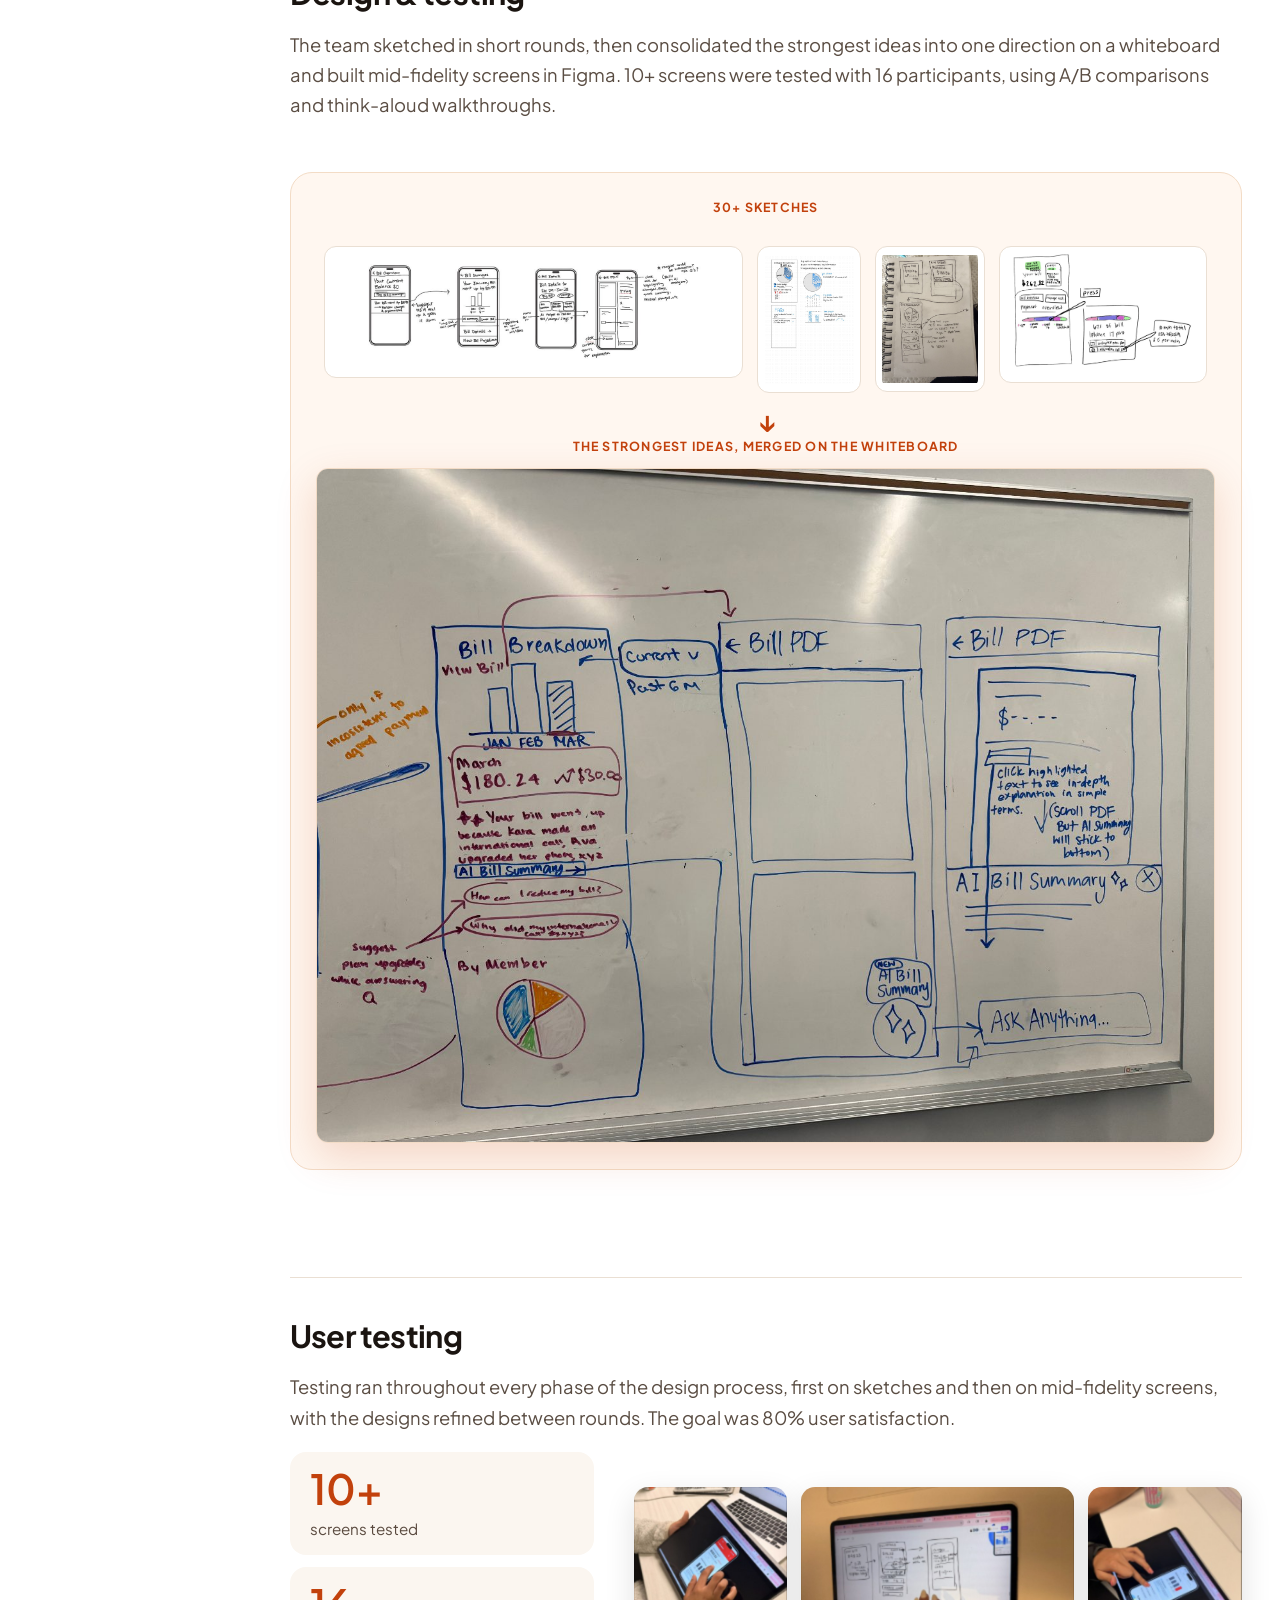
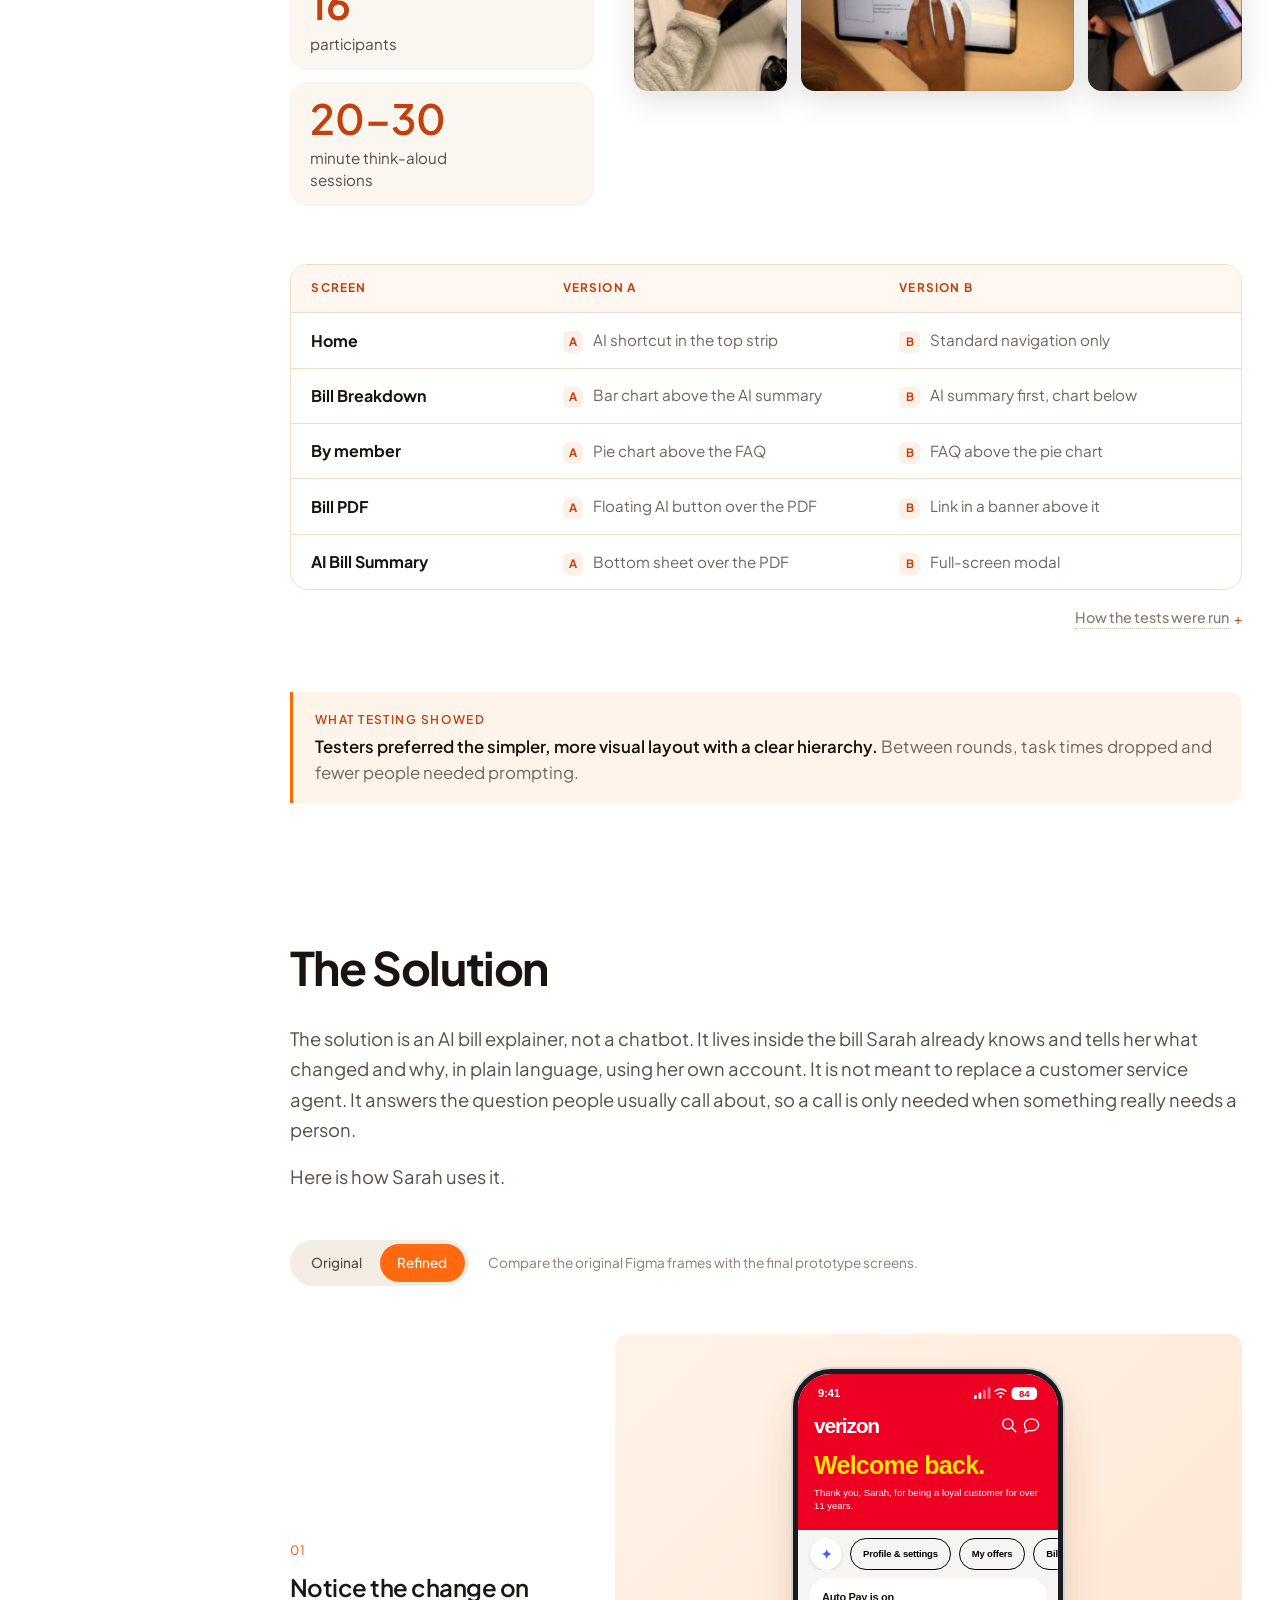
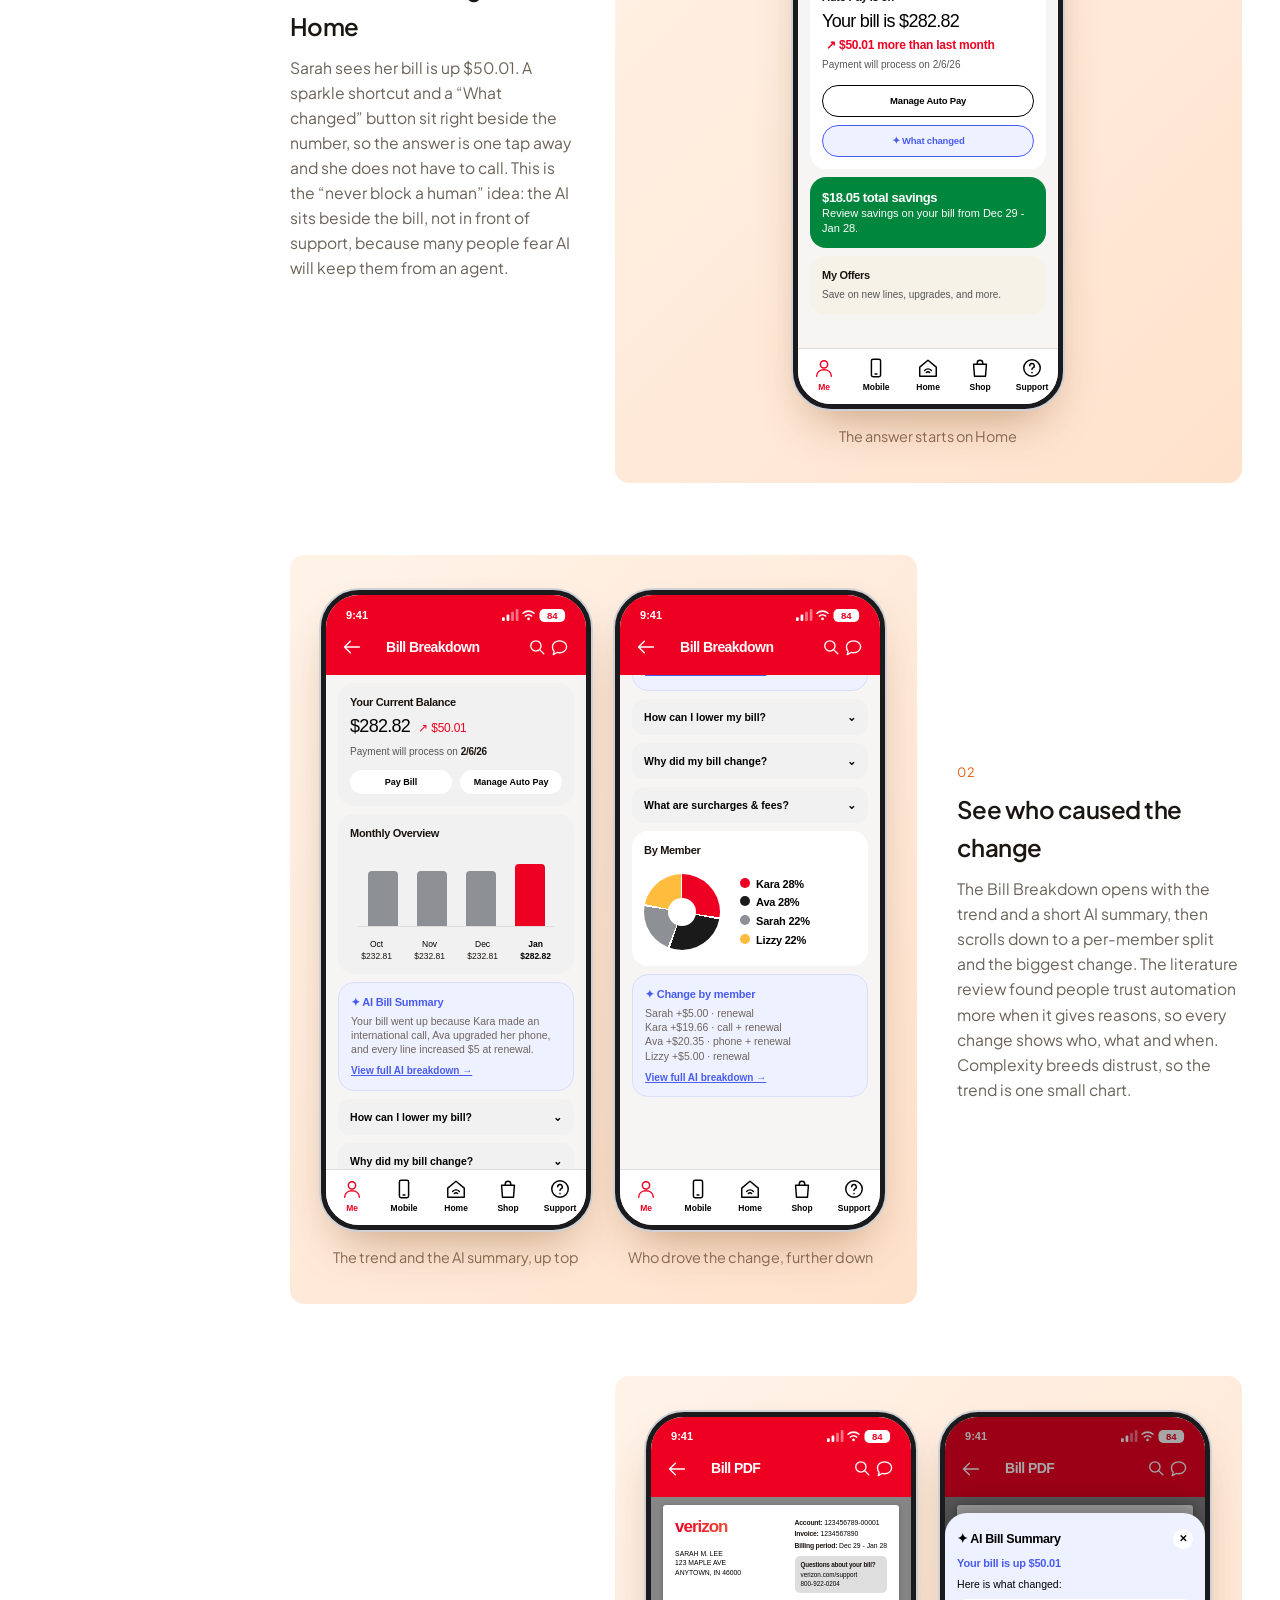
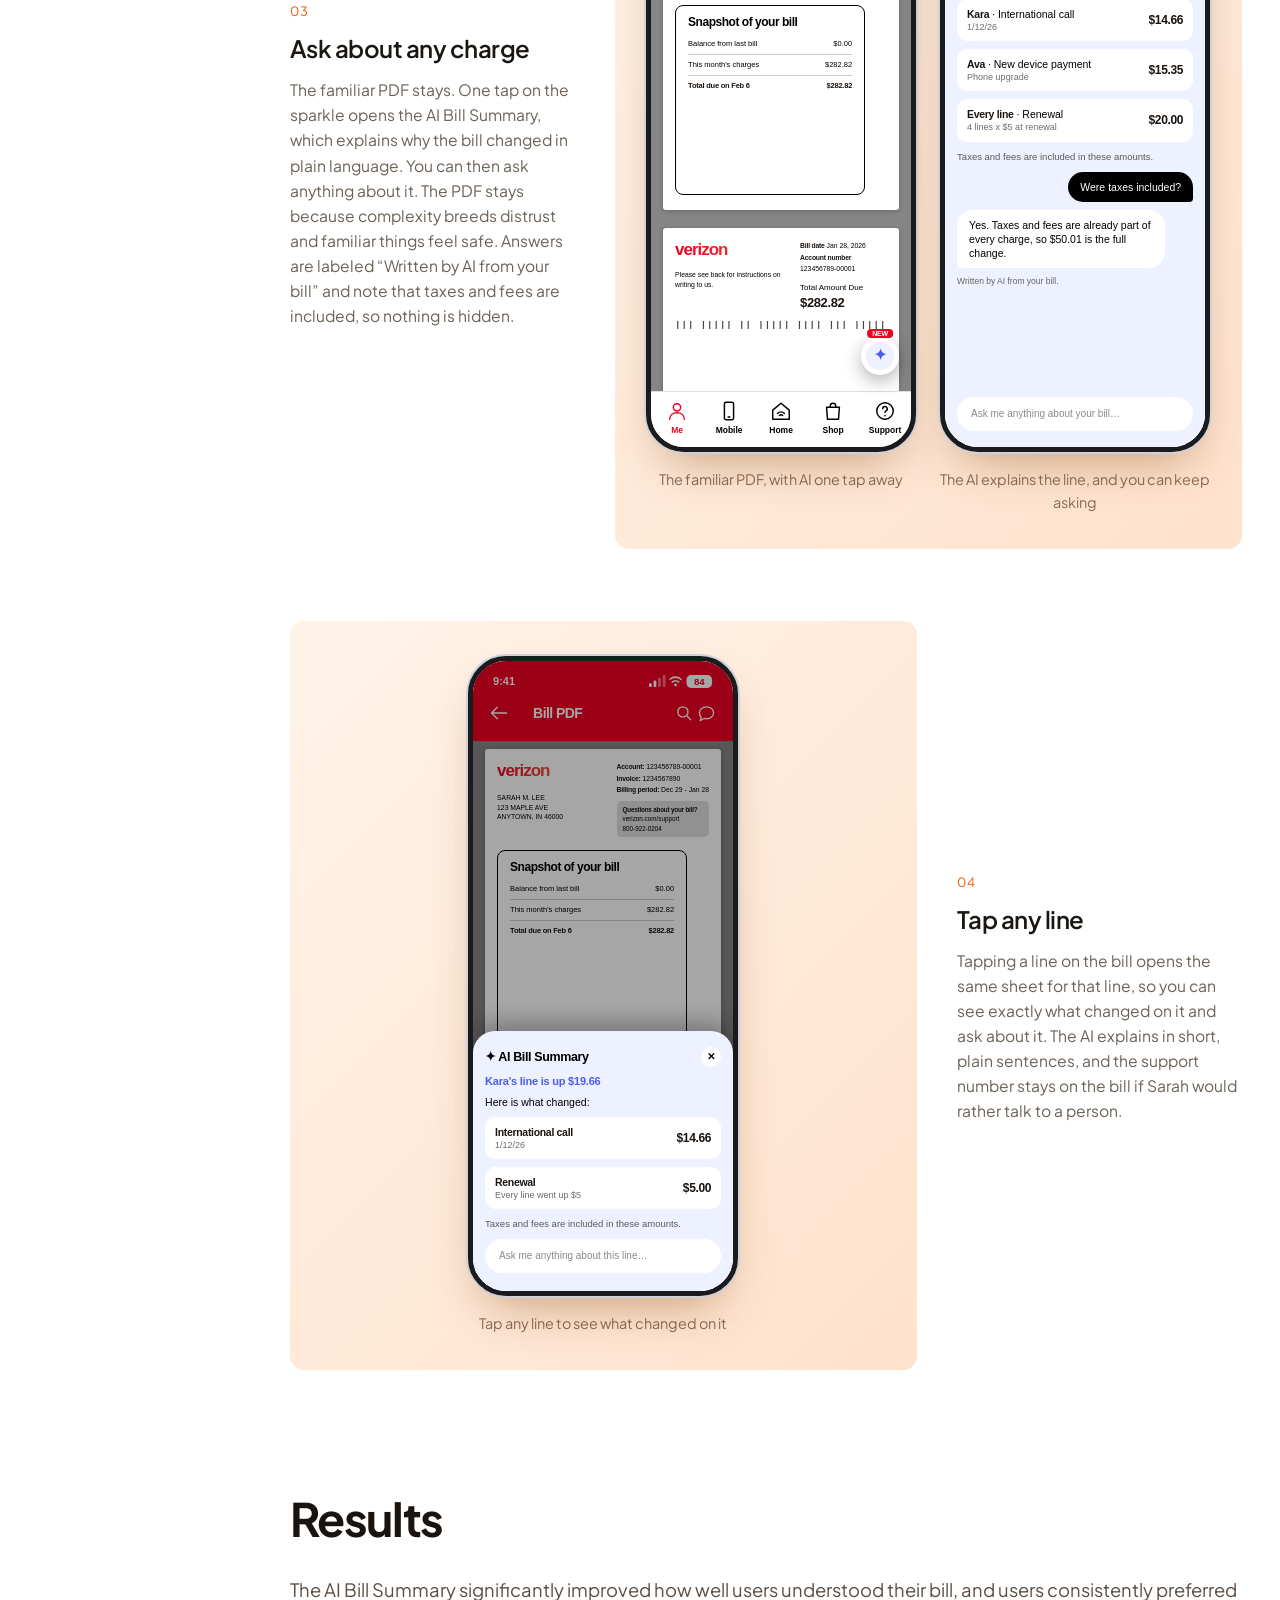
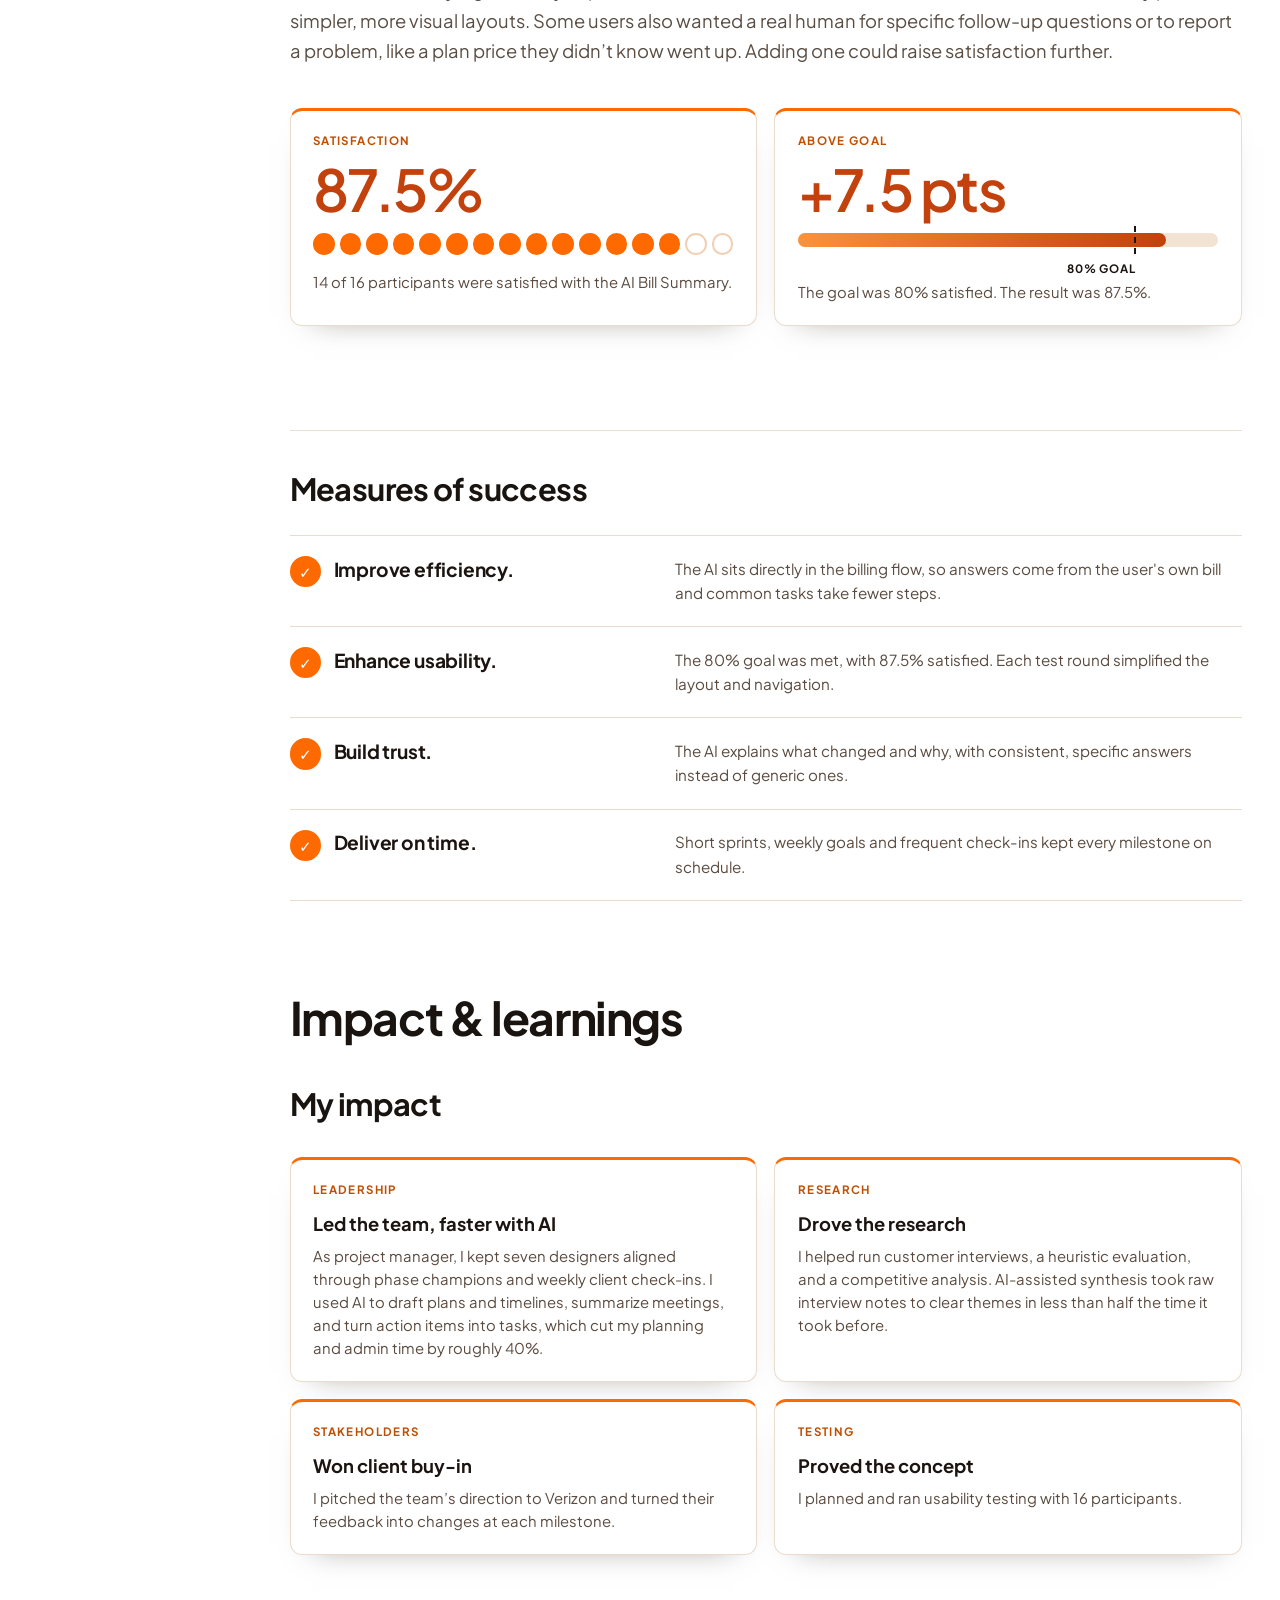
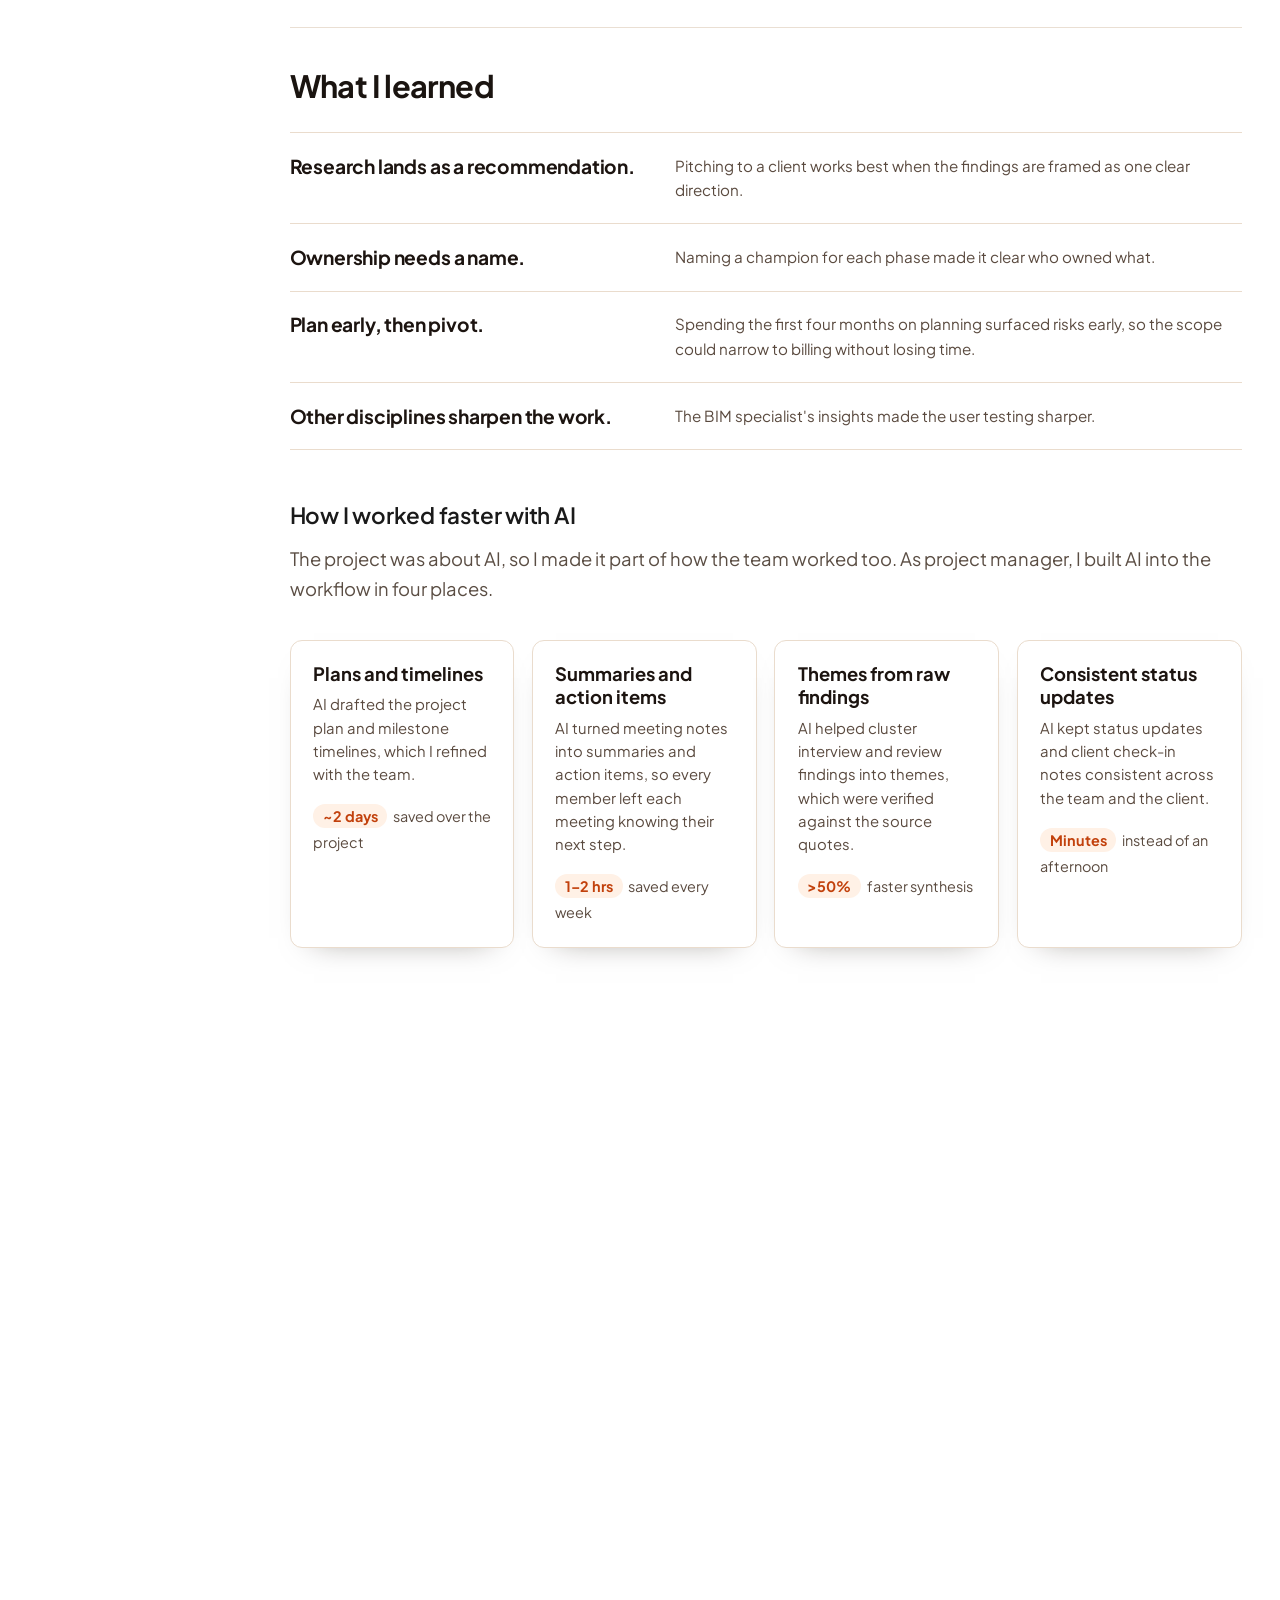
<file: verizon.html>
<!DOCTYPE html>
<html lang="en">
<head>
<meta charset="UTF-8">
<meta name="viewport" content="width=device-width, initial-scale=1">
<title>Verizon — Kara Pearson</title>
<link rel="icon" href="favicon.svg" type="image/svg+xml">
<link rel="stylesheet" href="style.css?v=r1">
<link rel="stylesheet" href="kayak-mock.css?v=w2">
<link rel="stylesheet" href="verizon-m2.css?v=234">
</head>
<body>
<div class="cursor" aria-hidden="true"></div>
<div class="progress" aria-hidden="true"></div>
<header class="nav">
  <a href="/" class="logo">KP.</a>
  <nav><a href="/#work">Work</a><a href="/#about">About</a><a href="/#contact">Contact</a><a href="Kara-Pearson-Resume.pdf" target="_blank" rel="noopener">Resume</a></nav>
</header>

<main class="cs">
  <a class="back" href="/#work">← All work</a>
  <p class="eyebrow" style="margin-top:2rem">Verizon · AI · Telecom · Sponsored project</p>
  <h1 class="split">Explaining the bill: AI for billing transparency</h1>
  <p class="summary reveal">"Why is this bill $50 more than last month?" Customers can't get a simple answer from phone providers today. The AI Bill Summary explains each change in plain language, and 87.5% of testers were satisfied.</p>

  <dl class="meta reveal">
    <div><dt>Role</dt><dd>Project manager, UX researcher &amp; designer</dd></div>
    <div><dt>Team</dt><dd>7 interdisciplinary designers (UX, UI and more)</dd></div>
    <div><dt>Project type</dt><dd>Consumer-facing mobile app</dd></div>
    <div><dt>Timeline</dt><dd>16 weeks</dd></div>
  </dl>

  <div class="protoh vzp reveal"><iframe src="verizon-prototype.html?v=2" title="Clickable Verizon AI Bill Summary prototype" loading="lazy"></iframe></div>
  

  <h2 class="reveal">Overview</h2>
  <div class="ov-split">
  <div><p class="reveal">Verizon customers struggle to find billing details, make sense of the numbers, and get past the jargon. A team of seven interdisciplinary designers (UX, UI and more) partnered with Verizon's Experience Design team to answer one question: <b>how can AI improve the way customers understand their bill?</b></p><p class="reveal">Over 16 weeks the team researched the problem across four carriers, designed an AI-powered bill experience, and tested it with 16 people in a Figma prototype. The work moved from open exploration to one focused bet: make the bill explain itself.</p></div>
  <div class="ovs reveal" role="img" aria-label="Today the Verizon bill shows $282.82 with no explanation of the change. The goal is a bill that explains an increase of $50.01 in plain language."><div class="ovp"><div class="ovh"><div><small>Verizon today</small><h5>Your bill</h5></div></div><div class="ovl"><span>Total due<em>$282.82</em></span><span>Change from last month<em>Not explained</em></span><span class="no">Plain-language summary<em>Not available</em></span></div></div><div class="ovarr" aria-hidden="true"><i></i></div><div class="ovp on"><div class="ovh"><div><small>The goal</small><h5>A bill that explains itself</h5></div></div><div class="ovr"><span class="k">What changed</span><span class="v">+$50.01 from last month</span><span class="chip">Explained</span></div><div class="ovr"><span class="k">Why</span><span class="v">International call and a new device payment</span><span class="chip">Plain language</span></div><div class="ovr"><span class="k">Who</span><span class="v">Kara, Ava and your plan</span><span class="chip ok">Per member</span></div><div class="ovf">One tap from the home screen to the answer.</div></div></div>
  </div>

  <h2 class="reveal">The Problem</h2>
  <div class="problem-split pz">
  <div class="pz-t">
  <p class="quote reveal">&ldquo;Why is my bill $50 more than last month?&rdquo; <small style="display:block;font-size:.95rem;font-weight:400;color:#6b5d52;margin-top:.5rem">Sarah, account holder on a family plan</small></p>
  <p class="reveal">Verizon bills mix taxes, device payments, and one-time fees, and customers can't tell what changed or why. Confusion leads to frustration and support calls. The AI help that exists today gives generic answers that aren't tied to the bill and sends people to broad FAQ pages, so the charges stay unexplained. As one customer put it: <i>"If I can't understand my bill, I'll just switch providers."</i></p>
  </div>
  <div class="wph old pz-p reveal"><div class="pz-stack"><div class="phone pzB"><div class="hd"><div class="st"><span>9:41</span><span>&#9679;&#9679;&#9679; &#9646;</span></div><div class="nav">&larr;<span>Virtual assistant</span><em>&#10005;</em></div></div><div class="body cv" style="background:#fff;gap:10px"><div class="cv-row"><b class="cv-av">V</b><div class="oc-bot">Hi Sarah, I'm Verizon's virtual assistant. How can I help?</div></div><div class="oc-me cv-me">Why is my bill $50 higher?</div><div class="cv-row cv-rep"><b class="cv-av">V</b><div class="cv-swap"><div class="oc-bot cv-dots"><i></i><i></i><i></i></div><div class="cv-ans"><div class="oc-bot">Here are some billing FAQs that may help.</div><div class="oc-faq"><span>Understanding your bill</span><span>How do I read my bill?</span><span>Why did my bill change?</span></div></div></div></div><div class="cv-input"><span class="cv-ph">Type a message</span><span class="cv-typed">Why is my bill $50 higher?</span><b class="cv-send">&#10148;</b></div></div><div class="tabs"><span><i></i>Me</span><span><i></i>Mobile</span><span><i></i>Home</span><span><i></i>Shop</span><span><i></i>  Support</span></div></div></div><div class="pz-cap">Sarah asks why. Verizon sends her to the FAQs.</div></div>
  </div>

  <h2 class="reveal">Process</h2>
  <h3 class="reveal"><small>Milestone 1</small>Exploration</h3>
  <p class="reveal">The project began with a broad question about AI in customer service. Interviews, reviews from other carriers, and a heuristic evaluation of Verizon showed the same thing: the biggest frustration was not understanding the bill. That narrowed the focus and gave the team a clear question to design for.</p>
  <div class="xf reveal">
    <div class="fn fn1" tabindex="0" role="button" aria-expanded="false"><span>Started broad</span><p>How could AI improve Verizon's customer service?</p>
      <div class="fd"><div><p>The project began with an open goal, before any research narrowed it down: use AI to make customer service better without annoying customers. The first step was exploring Verizon&rsquo;s existing customer service experience. Besides chat, it included AI customer service over the phone and redirects to FAQs.</p><figure class="oc"><img src="img/verizon/original-chat.png" alt="Six screens of Verizon&rsquo;s existing chat, where the agent keeps pushing new lines and phones after the customer says they only want to change their plan" loading="lazy"><figcaption>Verizon&rsquo;s chat ignored users&rsquo; requests and kept pushing unwanted information.</figcaption></figure></div></div></div>
    <div class="fn fn2" tabindex="0" role="button" aria-expanded="false"><span>What was reviewed</span>
      <div class="fnr"><div class="on" data-sx="0" tabindex="0" role="button"><b>Interviews</b><p>7 customers.</p></div><div data-sx="1" tabindex="0" role="button"><b>Reviews</b><p>4 carriers.</p></div><div data-sx="2" tabindex="0" role="button"><b>Heuristics</b><p>Nielsen&rsquo;s 10.</p></div><div data-sx="3" tabindex="0" role="button"><b>Literature</b><p>15+ sources.</p></div></div>
      <div class="fd"><div>
        <div class="sx-p on"><p>7 Verizon customers were interviewed about their bills and support. Three themes came up again and again.</p><ul><li><b>Billing is a mystery.</b> &ldquo;Billing is always confusing and often changes without knowing why.&rdquo;</li><li><b>Support can&rsquo;t explain it either.</b> &ldquo;People on the phone normally can&rsquo;t explain why the price is what it is.&rdquo; Several avoid calling because of long holds.</li><li><b>Open to AI, if it&rsquo;s accurate.</b> One liked the idea of an AI bill breakdown, as long as it&rsquo;s right.</li></ul></div>
        <div class="sx-p"><p>App Store, Reddit and Google reviews were read for Verizon, T-Mobile, AT&amp;T and Mint. The same complaints came up everywhere: long waits, hard-to-reach humans, and chat that loops.</p>
          <div class="rm-l"><div><span class="rq">&ldquo;Four months ago it was 225.50. Next month it&rsquo;s going to be 301.65. What&rsquo;s going on here? &hellip; Why is it rising? Why won&rsquo;t it stay the same?&rdquo;<small>r/verizon, &ldquo;Bill raising every month?&rdquo;</small></span></div><div><span class="rq">&ldquo;T-Mobile used to be so good when I call there they always solve problems but past year it looks like they don&rsquo;t even listen to you&hellip;&rdquo;<small>T-Mobile App Store review</small></span></div></div>
          <p class="rm-t"><b>Takeaway:</b> support frustrations are similar across providers, so the best experience limits how much customers need to contact support at all.</p></div>
        <div class="sx-p"><p>Verizon&rsquo;s billing flow was scored against Nielsen&rsquo;s 10 usability heuristics. These four stood out.</p><div class="hx"><div><i>Severe</i><b>Visibility of system status</b><span>A bill changes with no explanation of what caused it.</span></div><div><i>Major</i><b>Match with the real world</b><span>Plan and fee names are carrier jargon, not how people talk about their bill.</span></div><div><i>Major</i><b>Help and documentation</b><span>Answers about a charge live far from the bill itself.</span></div><div><i>Minor</i><b>Recognition over recall</b><span>Past bills are hard to compare, so people have to remember last month.</span></div></div></div>
        <div class="sx-p"><p>15+ sources were reviewed on digital customer experience, trust in automated support and how people feel about AI.</p><div class="hx"><div><b>Complexity breeds distrust</b><span>Dense pricing, jargon and unclear fees overload people and lower trust.</span></div><div><b>Self-service falls short</b><span>67% prefer it to calling, but only 14% of issues get resolved that way.</span></div><div><b>Trust needs reasons</b><span>People trust automation more when it explains itself instead of giving opaque answers.</span></div><div><b>People want a human</b><span>Many fear AI will block them from an agent. Easy escalation builds trust.</span></div></div><p class="rm-t">The result is a bill explainer, not a chatbot. It says why a bill changed, stays out of high-stress moments, and sends people to a real customer service agent when they need one.</p></div>
      </div></div></div>
    <div class="fn fn3" tabindex="0" role="button" aria-expanded="false"><span>Narrowed to</span><p>Billing transparency and trust</p>
      <div class="fd"><div><p><b>Customers can&rsquo;t tell why their bill changes.</b>Across interviews, reviews and the heuristic evaluation, the same problem kept coming up, and support often can&rsquo;t explain it either. Customers wanted proactive automation and summaries they could trust.</p><p><b>People don&rsquo;t want to talk to AI about real issues.</b>Reviews of Verizon, T-Mobile and Mint described chatbots that handle simple tasks, then loop, promise help and leave people hanging, or stand in the way of reaching a human. That showed AI shouldn&rsquo;t replace support. It should explain the bill before anyone needs to call, and connect them to a real agent when they do.</p></div></div></div>
    <div class="fn fn4" tabindex="0" role="button" aria-expanded="false"><span>How might we</span><p>Use AI to help Verizon customers understand their bills, so they feel informed and satisfied?</p>
      <div class="fd"><div><p>This question guided every design decision after it. The aim was at least 80% positive feedback in testing, and a bill experience customers trust.</p></div></div></div>
    <p class="fnh">Click a layer to see more.</p>
  </div>  <h3 class="reveal"><small>Milestone 2</small>Where does billing break down?</h3>
  <p class="reveal">With the problem scoped, the next step was to see where billing breaks down for real customers. Comparing six billing apps showed competitors explaining bills in plain language while Verizon does not. Cognitive walkthroughs showed testers could find the bill in seconds but not explain it, stuck on unclear numbers and jargon. Interviews and journey maps showed the rest: support often cannot explain a changed bill either, and long holds make people avoid calling.</p>
  <div class="chain reveal">
    <div class="ch"><h5>Changes go unexplained</h5>
      <blockquote>People on the phone normally can&rsquo;t explain why the price is what it is.</blockquote><cite>Customer interview</cite>
      <p>In interviews, customers described bills they couldn&rsquo;t explain, and said even support often couldn&rsquo;t either.</p></div>
    <div class="ch"><h5>Blame is unclear</h5>
      <blockquote>Four lines, and I can&rsquo;t tell which one made my bill go up.</blockquote><cite>Cognitive walkthrough</cite>
      <p>Testers found the bill quickly, but the breakdown never showed which line or person drove the increase.</p></div>
    <div class="ch"><h5>Jargon gets in the way</h5>
      <blockquote>If I can&rsquo;t understand my bill, I&rsquo;ll just switch providers.</blockquote><cite>Competitive analysis</cite>
      <p>Rocket Money, Xfinity and T-Mobile show totals and sections. Google Fi was the one that said why, in plain words.</p></div>
  </div>
  <div class="insight reveal"><span>Key insight</span><p><b>Customers need to know what changed and who caused it, in words they understand.</b> So the bill explains each change in plain language and breaks it down by member.</p></div>
  <h3 class="reveal">Designing for Sarah</h3>
  <p class="reveal">The findings pointed to one person in particular: someone who manages a shared plan. When a bill covers several people, &ldquo;what changed&rdquo; and &ldquo;who caused it&rdquo; get harder to answer. Sarah, an HR consultant paying for four lines, became the primary persona.</p>
  <div class="pers reveal"><figure class="pp"><img src="img/verizon/persona-sarah.png" alt="Persona card for Sarah Smith, 42, HR consultant managing a family plan with four lines" loading="lazy"></figure></div>
  <h3 class="reveal"><small>Milestone 3</small>Design &amp; testing</h3>
  <p class="reveal">The team sketched in short rounds, then consolidated the strongest ideas into one direction on a whiteboard and built mid-fidelity screens in Figma. 10+ screens were tested with 16 participants, using A/B comparisons and think-aloud walkthroughs.</p>
  <div class="sk reveal">
    <span class="sk-l">30+ sketches</span>
    <div class="sk-g"><img src="img/verizon/sk-1.jpg" alt="Sketch of a four-screen flow from bill overview to a PDF with AI flags" loading="lazy"><img src="img/verizon/sk-2.jpg" alt="Sketch exploring pie, line and bar charts plus an FAQ list" loading="lazy"><img src="img/verizon/sk-3.jpg" alt="Notebook sketch of a bill that opens to a per-person breakdown with an AI summary" loading="lazy"><img src="img/verizon/sk-4.jpg" alt="Sketch of a color-coded bar by device that opens to line details" loading="lazy"></div>
    <div class="sk-ar">&darr;<span>the strongest ideas, merged on the whiteboard</span></div>
    <figure><img src="img/verizon/sk-wb.jpg" alt="Whiteboard sketch of Bill Breakdown, Bill PDF and the AI Bill Summary sheet" loading="lazy"></figure>
  </div>
  <div class="utl"><div class="utl-a"><h3 class="reveal">User testing</h3>
  <p class="reveal">Testing ran throughout every phase of the design process, first on sketches and then on mid-fidelity screens, with the designs refined between rounds. The goal was 80% user satisfaction.</p><div class="stats reveal"><div><b>10+</b><span>screens tested</span></div><div><b>16</b><span>participants</span></div><div><b>20&ndash;30</b><span>minute think-aloud<br>sessions</span></div></div></div><div class="ut reveal"><img src="img/verizon/ut-1.jpg" alt="A participant tapping through the prototype on a tablet" loading="lazy"><img src="img/verizon/ut-2.jpg" alt="A participant walking through a sketch on a tablet" loading="lazy"><img src="img/verizon/ut-3.jpg" alt="A participant testing the prototype on a tablet" loading="lazy"><span>Testing on sketches and on the prototype</span></div></div>
  <div class="ab reveal">
    <div class="ab-h"><span>Screen</span><span>Version A</span><span>Version B</span></div>
    <div class="ab-r"><b>Home</b><p><i>A</i>AI shortcut in the top strip</p><p><i>B</i>Standard navigation only</p></div>
    <div class="ab-r"><b>Bill Breakdown</b><p><i>A</i>Bar chart above the AI summary</p><p><i>B</i>AI summary first, chart below</p></div>
    <div class="ab-r"><b>By member</b><p><i>A</i>Pie chart above the FAQ</p><p><i>B</i>FAQ above the pie chart</p></div>
    <div class="ab-r"><b>Bill PDF</b><p><i>A</i>Floating AI button over the PDF</p><p><i>B</i>Link in a banner above it</p></div>
    <div class="ab-r"><b>AI Bill Summary</b><p><i>A</i>Bottom sheet over the PDF</p><p><i>B</i>Full-screen modal</p></div>
  </div>
  <div class="rs rs-mini reveal"><details class="rs-i"><summary><b>How the tests were run</b><i></i></summary><div class="st-body"><p class="meth-p">Each screen compared two versions that differed in a single element, so it was clear what caused a preference. The version each participant saw first was switched, so one did not bias the next. The 80% satisfaction goal was set before testing began, and participants were asked to think aloud to reveal the reason behind each choice.</p></div></details></div>
  <div class="insight reveal"><span>What testing showed</span><p><b>Testers preferred the simpler, more visual layout with a clear hierarchy.</b> Between rounds, task times dropped and fewer people needed prompting.</p></div>

  <h2 class="reveal">The Solution</h2>
  <p class="reveal">The solution is an AI bill explainer, not a chatbot. It lives inside the bill Sarah already knows and tells her what changed and why, in plain language, using her own account. It is not meant to replace a customer service agent. It answers the question people usually call about, so a call is only needed when something really needs a person.</p>
  <p class="reveal">Here is how Sarah uses it.</p>
  <div class="vtog reveal"><div class="vtog-b" role="group" aria-label="Design view"><button type="button" data-v="fig" aria-pressed="false">Original</button><button type="button" data-v="proto" class="on" aria-pressed="true">Refined</button></div><span class="vtog-n">Compare the original Figma frames with the final prototype screens.</span></div><div class="walk"><div class="wstep reveal"><div class="wtxt"><span>01</span><h4>Notice the change on Home</h4><p>Sarah sees her bill is up $50.01. A sparkle shortcut and a &ldquo;What changed&rdquo; button sit right beside the number, so the answer is one tap away and she does not have to call. This is the &ldquo;never block a human&rdquo; idea: the AI sits beside the bill, not in front of support, because many people fear AI will keep them from an agent.</p></div><div class="wph"><div class="screens"><figure><div class="phone sp hm"><div class="hd"><div class="st"><span>9:41</span><span>&#9679;</span></div><div class="brand">verizon<span>&#8981;</span></div><div class="wb">Welcome back.</div><small>Thank you, Sarah, for being a loyal customer for over 11 years.</small></div><div class="body"><div class="chips"><span class="chip ai">&#10022;</span><span class="chip">Profile &amp; settings</span><span class="chip">My offers</span><span class="chip">Bill overview</span></div><div class="card"><b>Auto Pay is on</b><div class="lg">Your bill is $282.82</div><div class="sub up">&#8599; $50.01 more than last month</div><div class="sub">Payment will process on 2/6/26</div><div class="btns"><span class="obtn">Manage Auto Pay</span><span class="obtn ai">&#10022; What changed</span></div></div><div class="card save"><div><b>$18.05 total savings</b>Review savings on your bill from Dec 29 - Jan 28.</div></div><div class="card offer"><b>My Offers</b><div class="sub">Save on new lines, upgrades, and more.</div></div></div><div class="tabs"><span><i></i>Me</span><span><i></i>Mobile</span><span><i></i>Home</span><span><i></i>Shop</span><span><i></i>Support</span></div></div><div class="fgw"><img src="img/verizon/fg-home.png" alt="Figma: Home with the Bill Breakdown shortcut" loading="lazy"></div><figcaption>The answer starts on Home</figcaption></figure></div></div></div><div class="wstep reveal"><div class="wtxt"><span>02</span><h4>See who caused the change</h4><p>The Bill Breakdown opens with the trend and a short AI summary, then scrolls down to a per-member split and the biggest change. The literature review found people trust automation more when it gives reasons, so every change shows who, what and when. Complexity breeds distrust, so the trend is one small chart.</p></div><div class="wph"><div class="screens"><figure><div class="phone sp"><div class="hd"><div class="st"><span>9:41</span><span>&#9679;&#9679;&#9679; &#9646;</span></div><div class="nav">&larr;<span>Bill Breakdown</span><em>&#8981;</em></div></div><div class="body"><div class="card"><b>Your Current Balance</b><div class="lg">$282.82 <span class="up">&#8599; $50.01</span></div><div class="sub">Payment will process on <b>2/6/26</b></div><div class="brow"><span>Pay Bill</span><span>Manage Auto Pay</span></div></div>
          <div class="card"><b>Monthly Overview</b><div class="hist"><i style="height:55px"></i><i style="height:55px"></i><i style="height:55px"></i><i class="vzmax" style="height:62px"></i></div><div class="hl"><span>Oct<b>$232.81</b></span><span>Nov<b>$232.81</b></span><span>Dec<b>$232.81</b></span><span class="vzmax">Jan<b>$282.82</b></span></div></div>
          <div class="aicard"><div class="t">&#10022; AI Bill Summary</div><p>Your bill went up because Kara made an international call, Ava upgraded her phone, and every line increased $5 at renewal.</p><a>View full AI breakdown &rarr;</a></div>
          <div class="faq">How can I lower my bill?<span>&#8964;</span></div><div class="faq">Why did my bill change?<span>&#8964;</span></div><div class="faq">What are surcharges &amp; fees?<span>&#8964;</span></div>
          <div class="card pie"><b>By Member</b><div class="mem" style="margin-top:8px"><div class="donut" role="img" aria-label="Bill share: Kara 28%, Ava 28%, Sarah 22%, Lizzy 22%"></div><ul><li style="--c:#ee0022">Kara 28%</li><li style="--c:#1a1a1a">Ava 28%</li><li style="--c:#8d9094">Sarah 22%</li><li style="--c:#ffbc3d">Lizzy 22%</li></ul></div></div>
          <div class="aicard"><div class="t">&#10022; Change by member</div><p>Sarah +$5.00 &middot; renewal<br>Kara +$19.66 &middot; call + renewal<br>Ava +$20.35 &middot; phone + renewal<br>Lizzy +$5.00 &middot; renewal</p><a>View full AI breakdown &rarr;</a></div></div><div class="tabs"><span><i></i>Me</span><span><i></i>Mobile</span><span><i></i>Home</span><span><i></i>Shop</span><span><i></i>Support</span></div></div><figcaption>The trend and the AI summary, up top</figcaption></figure><figure><div class="phone sp"><div class="hd"><div class="st"><span>9:41</span><span>&#9679;&#9679;&#9679; &#9646;</span></div><div class="nav">&larr;<span>Bill Breakdown</span><em>&#8981;</em></div></div><div class="body"><div class="scrollup"><div class="card"><b>Your Current Balance</b><div class="lg">$282.82 <span class="up">&#8599; $50.01</span></div><div class="sub">Payment will process on <b>2/6/26</b></div><div class="brow"><span>Pay Bill</span><span>Manage Auto Pay</span></div></div>
          <div class="card"><b>Monthly Overview</b><div class="hist"><i style="height:55px"></i><i style="height:55px"></i><i style="height:55px"></i><i class="vzmax" style="height:62px"></i></div><div class="hl"><span>Oct<b>$232.81</b></span><span>Nov<b>$232.81</b></span><span>Dec<b>$232.81</b></span><span class="vzmax">Jan<b>$282.82</b></span></div></div>
          <div class="aicard"><div class="t">&#10022; AI Bill Summary</div><p>Your bill went up because Kara made an international call, Ava upgraded her phone, and every line increased $5 at renewal.</p><a>View full AI breakdown &rarr;</a></div>
          <div class="faq">How can I lower my bill?<span>&#8964;</span></div><div class="faq">Why did my bill change?<span>&#8964;</span></div><div class="faq">What are surcharges &amp; fees?<span>&#8964;</span></div>
          <div class="card pie"><b>By Member</b><div class="mem" style="margin-top:8px"><div class="donut" role="img" aria-label="Bill share: Kara 28%, Ava 28%, Sarah 22%, Lizzy 22%"></div><ul><li style="--c:#ee0022">Kara 28%</li><li style="--c:#1a1a1a">Ava 28%</li><li style="--c:#8d9094">Sarah 22%</li><li style="--c:#ffbc3d">Lizzy 22%</li></ul></div></div>
          <div class="aicard"><div class="t">&#10022; Change by member</div><p>Sarah +$5.00 &middot; renewal<br>Kara +$19.66 &middot; call + renewal<br>Ava +$20.35 &middot; phone + renewal<br>Lizzy +$5.00 &middot; renewal</p><a>View full AI breakdown &rarr;</a></div></div></div><div class="tabs"><span><i></i>Me</span><span><i></i>Mobile</span><span><i></i>Home</span><span><i></i>Shop</span><span><i></i>Support</span></div></div><div class="fgw"><img src="img/verizon/fg-breakdown.png" alt="Figma: Bill Breakdown" loading="lazy"></div><figcaption>Who drove the change, further down</figcaption></figure></div></div></div><div class="wstep reveal"><div class="wtxt"><span>03</span><h4>Ask about any charge</h4><p>The familiar PDF stays. One tap on the sparkle opens the AI Bill Summary, which explains why the bill changed in plain language. You can then ask anything about it. The PDF stays because complexity breeds distrust and familiar things feel safe. Answers are labeled &ldquo;Written by AI from your bill&rdquo; and note that taxes and fees are included, so nothing is hidden.</p></div><div class="wph"><div class="screens"><figure><div class="phone sp"><div class="hd"><div class="st"><span>9:41</span><span>&#9679;&#9679;&#9679; &#9646;</span></div><div class="nav">&larr;<span>Bill PDF</span><em>&#8981;</em></div></div><div class="body" style="background:#868686"><div class="paper"><div class="meta"><div><div class="v">verizon</div><div class="addr">SARAH M. LEE<br>123 MAPLE AVE<br>ANYTOWN, IN 46000</div></div><div><div class="acct"><b>Account:</b> 123456789-00001<br><b>Invoice:</b> 1234567890<br><b>Billing period:</b> Dec 29 - Jan 28</div><div class="q"><b>Questions about your bill?</b><br>verizon.com/support<br>800-922-0204</div></div></div>
          <div class="snap"><span class="ttl">Snapshot of your bill</span><div><span>Balance from last bill</span><span>$0.00</span></div><div><span>This month's charges</span><span>$282.82</span></div><div><b>Total due on Feb 6</b><b>$282.82</b></div></div></div>
          <div class="paper"><div class="meta"><div><div class="v">verizon</div><div class="addr" style="margin:10px 0 6px">Please see back for instructions on writing to us.</div></div><div><div class="acct"><b>Bill date</b> Jan 28, 2026<br><b>Account number</b> 123456789-00001</div><div class="due">Total Amount Due<b>$282.82</b></div></div></div><div class="bars">||| ||||| || ||||| |||| ||| ||||| ||</div></div>
          <div class="paper"><div class="meta"><div><div class="v">verizon</div></div><div><div class="acct"><b>Account:</b> 123456789-00001<br><b>Billing period:</b> Dec 29 - Jan 28</div></div></div><div class="due2">Your January bill is <b>$282.82</b></div>
          <div class="snap lines"><span class="ttl">Bill summary by line</span><div><span>Sarah's Phone 3390</span><span>$63.20</span></div><div><span>Kara's Phone 2417</span><span>$77.87</span></div><div><span>Ava's Phone 5833</span><span>$78.55</span></div><div><span>Lizzy's Phone 4036</span><span>$63.20</span></div></div></div></div><div class="tabs"><span><i></i>Me</span><span><i></i>Mobile</span><span><i></i>Home</span><span><i></i>Shop</span><span><i></i>Support</span></div><div class="pill" aria-label="AI Bill Summary"><small>NEW</small><i>&#10022;</i></div></div><figcaption>The familiar PDF, with AI one tap away</figcaption></figure><figure><div class="phone sp"><div class="hd"><div class="st"><span>9:41</span><span>&#9679;&#9679;&#9679; &#9646;</span></div><div class="nav">&larr;<span>Bill PDF</span><em>&#8981;</em></div></div><div class="body" style="background:#868686"><div class="paper"><div class="meta"><div><div class="v">verizon</div><div class="addr">SARAH M. LEE<br>123 MAPLE AVE<br>ANYTOWN, IN 46000</div></div><div><div class="acct"><b>Account:</b> 123456789-00001<br><b>Invoice:</b> 1234567890<br><b>Billing period:</b> Dec 29 - Jan 28</div><div class="q"><b>Questions about your bill?</b><br>verizon.com/support<br>800-922-0204</div></div></div>
          <div class="snap"><span class="ttl">Snapshot of your bill</span><div><span>Balance from last bill</span><span>$0.00</span></div><div><span>This month's charges</span><span>$282.82</span></div><div><b>Total due on Feb 6</b><b>$282.82</b></div></div></div>
          <div class="paper"><div class="meta"><div><div class="v">verizon</div><div class="addr" style="margin:10px 0 6px">Please see back for instructions on writing to us.</div></div><div><div class="acct"><b>Bill date</b> Jan 28, 2026<br><b>Account number</b> 123456789-00001</div><div class="due">Total Amount Due<b>$282.82</b></div></div></div><div class="bars">||| ||||| || ||||| |||| ||| ||||| ||</div></div>
          <div class="paper"><div class="meta"><div><div class="v">verizon</div></div><div><div class="acct"><b>Account:</b> 123456789-00001<br><b>Billing period:</b> Dec 29 - Jan 28</div></div></div><div class="due2">Your January bill is <b>$282.82</b></div>
          <div class="snap lines"><span class="ttl">Bill summary by line</span><div><span>Sarah's Phone 3390</span><span>$63.20</span></div><div><span>Kara's Phone 2417</span><span>$77.87</span></div><div><span>Ava's Phone 5833</span><span>$78.55</span></div><div><span>Lizzy's Phone 4036</span><span>$63.20</span></div></div></div></div><div class="tabs"><span><i></i>Me</span><span><i></i>Mobile</span><span><i></i>Home</span><span><i></i>Shop</span><span><i></i>Support</span></div><div class="dim" style="opacity:1"></div><div class="sheet ai chatted"><h4>&#10022; AI Bill Summary <i>&#10005;</i></h4><h5>Your bill is up $50.01</h5><div>Here is what changed:</div><div class="rsn"><span><b>Kara</b> &middot; International call<small>1/12/26</small></span><b>$14.66</b></div><div class="rsn"><span><b>Ava</b> &middot; New device payment<small>Phone upgrade</small></span><b>$15.35</b></div><div class="rsn"><span><b>Every line</b> &middot; Renewal<small>4 lines x $5 at renewal</small></span><b>$20.00</b></div><div class="fine">Taxes and fees are included in these amounts.</div><div class="bub me chatx">Were taxes included?</div><div class="bub bot chatx">Yes. Taxes and fees are already part of every charge, so $50.01 is the full change.</div><div class="gen chatx">Written by AI from your bill.</div><div class="askin">Ask me anything about your bill&hellip;</div></div></div><div class="fgw"><img src="img/verizon/fg-pdf.png" alt="Figma: Bill PDF with the AI Bill Summary button" loading="lazy"></div><figcaption>The AI explains the line, and you can keep asking</figcaption></figure></div></div></div><div class="wstep reveal"><div class="wtxt"><span>04</span><h4>Tap any line</h4><p>Tapping a line on the bill opens the same sheet for that line, so you can see exactly what changed on it and ask about it. The AI explains in short, plain sentences, and the support number stays on the bill if Sarah would rather talk to a person.</p></div><div class="wph"><div class="screens"><figure><div class="phone sp"><div class="hd"><div class="st"><span>9:41</span><span>&#9679;&#9679;&#9679; &#9646;</span></div><div class="nav">&larr;<span>Bill PDF</span><em>&#8981;</em></div></div><div class="body" style="background:#868686"><div class="paper"><div class="meta"><div><div class="v">verizon</div><div class="addr">SARAH M. LEE<br>123 MAPLE AVE<br>ANYTOWN, IN 46000</div></div><div><div class="acct"><b>Account:</b> 123456789-00001<br><b>Invoice:</b> 1234567890<br><b>Billing period:</b> Dec 29 - Jan 28</div><div class="q"><b>Questions about your bill?</b><br>verizon.com/support<br>800-922-0204</div></div></div>
          <div class="snap"><span class="ttl">Snapshot of your bill</span><div><span>Balance from last bill</span><span>$0.00</span></div><div><span>This month's charges</span><span>$282.82</span></div><div><b>Total due on Feb 6</b><b>$282.82</b></div></div></div>
          <div class="paper"><div class="meta"><div><div class="v">verizon</div><div class="addr" style="margin:10px 0 6px">Please see back for instructions on writing to us.</div></div><div><div class="acct"><b>Bill date</b> Jan 28, 2026<br><b>Account number</b> 123456789-00001</div><div class="due">Total Amount Due<b>$282.82</b></div></div></div><div class="bars">||| ||||| || ||||| |||| ||| ||||| ||</div></div>
          <div class="paper"><div class="meta"><div><div class="v">verizon</div></div><div><div class="acct"><b>Account:</b> 123456789-00001<br><b>Billing period:</b> Dec 29 - Jan 28</div></div></div><div class="due2">Your January bill is <b>$282.82</b></div>
          <div class="snap lines"><span class="ttl">Bill summary by line</span><div><span>Sarah's Phone 3390</span><span>$63.20</span></div><div><span>Kara's Phone 2417</span><span>$77.87</span></div><div><span>Ava's Phone 5833</span><span>$78.55</span></div><div><span>Lizzy's Phone 4036</span><span>$63.20</span></div></div></div></div><div class="tabs"><span><i></i>Me</span><span><i></i>Mobile</span><span><i></i>Home</span><span><i></i>Shop</span><span><i></i>Support</span></div><div class="dim" style="opacity:1"></div><div class="sheet ai ln"><h4>&#10022; AI Bill Summary <i>&#10005;</i></h4><h5>Kara's line is up $19.66</h5><div>Here is what changed:</div><div class="rsn"><span><b>International call</b><small>1/12/26</small></span><b>$14.66</b></div><div class="rsn"><span><b>Renewal</b><small>Every line went up $5</small></span><b>$5.00</b></div><div class="fine">Taxes and fees are included in these amounts.</div><div class="askin">Ask me anything about this line&hellip;</div></div></div><div class="fgw"><img src="img/verizon/fg-line.png" alt="Figma: AI Bill Summary for one line" loading="lazy"></div><figcaption>Tap any line to see what changed on it</figcaption></figure></div></div></div>

  </div>
  <h2 class="reveal">Results</h2>
  <p class="reveal">The AI Bill Summary significantly improved how well users understood their bill, and users consistently preferred simpler, more visual layouts. Some users also wanted a real human for specific follow-up questions or to report a problem, like a plan price they didn&rsquo;t know went up. Adding one could raise satisfaction further.</p>
  <div class="im rs2"><div class="reveal"><span>Satisfaction</span><b>87.5%</b><div class="res-d" aria-hidden="true"><i class="on"></i><i class="on"></i><i class="on"></i><i class="on"></i><i class="on"></i><i class="on"></i><i class="on"></i><i class="on"></i><i class="on"></i><i class="on"></i><i class="on"></i><i class="on"></i><i class="on"></i><i class="on"></i><i></i><i></i></div><p>14 of 16 participants were satisfied with the AI Bill Summary.</p></div><div class="reveal"><span>Above goal</span><b>+7.5 pts</b><div class="res-bar" aria-hidden="true"><div class="res-fill"></div><div class="res-goal"><span>80% goal</span></div></div><p>The goal was 80% satisfied. The result was 87.5%.</p></div></div>

  <h3 class="reveal">Measures of success</h3>
  <div class="lr chk">
    <div class="reveal"><b>Improve efficiency.</b><p>The AI sits directly in the billing flow, so answers come from the user's own bill and common tasks take fewer steps.</p></div>
    <div class="reveal"><b>Enhance usability.</b><p>The 80% goal was met, with 87.5% satisfied. Each test round simplified the layout and navigation.</p></div>
    <div class="reveal"><b>Build trust.</b><p>The AI explains what changed and why, with consistent, specific answers instead of generic ones.</p></div>
    <div class="reveal"><b>Deliver on time.</b><p>Short sprints, weekly goals and frequent check-ins kept every milestone on schedule.</p></div>
  </div>

  <h2 class="reveal">Impact &amp; learnings</h2>
  <h3 class="reveal">My impact</h3>
  <div class="im">
    <div class="reveal"><span>Leadership</span><b>Led the team, faster with AI</b><p>As project manager, I kept seven designers aligned through phase champions and weekly client check-ins. I used AI to draft plans and timelines, summarize meetings, and turn action items into tasks, which cut my planning and admin time by roughly 40%.</p></div>
    <div class="reveal"><span>Research</span><b>Drove the research</b><p>I helped run customer interviews, a heuristic evaluation, and a competitive analysis. AI-assisted synthesis took raw interview notes to clear themes in less than half the time it took before.</p></div>
    <div class="reveal"><span>Stakeholders</span><b>Won client buy-in</b><p>I pitched the team&rsquo;s direction to Verizon and turned their feedback into changes at each milestone.</p></div>
    <div class="reveal"><span>Testing</span><b>Proved the concept</b><p>I planned and ran usability testing with 16 participants.</p></div>
  </div>

  <h3 class="reveal">What I learned</h3>
  <div class="lr">
    <div class="reveal"><b>Research lands as a recommendation.</b><p>Pitching to a client works best when the findings are framed as one clear direction.</p></div>
    <div class="reveal"><b>Ownership needs a name.</b><p>Naming a champion for each phase made it clear who owned what.</p></div>
    <div class="reveal"><b>Plan early, then pivot.</b><p>Spending the first four months on planning surfaced risks early, so the scope could narrow to billing without losing time.</p></div>
    <div class="reveal"><b>Other disciplines sharpen the work.</b><p>The BIM specialist's insights made the user testing sharper.</p></div>
  </div>

  <h4 class="reveal">How I worked faster with AI</h4>
  <p class="reveal">The project was about AI, so I made it part of how the team worked too. As project manager, I built AI into the workflow in four places.</p>
  <div class="aiw">
    <div class="reveal"><b>Plans and timelines</b><p>AI drafted the project plan and milestone timelines, which I refined with the team.</p><strong>~2 days</strong><em>saved over the project</em></div>
    <div class="reveal"><b>Summaries and action items</b><p>AI turned meeting notes into summaries and action items, so every member left each meeting knowing their next step.</p><strong>1&ndash;2 hrs</strong><em>saved every week</em></div>
    <div class="reveal"><b>Themes from raw findings</b><p>AI helped cluster interview and review findings into themes, which were verified against the source quotes.</p><strong>&gt;50%</strong><em>faster synthesis</em></div>
    <div class="reveal"><b>Consistent status updates</b><p>AI kept status updates and client check-in notes consistent across the team and the client.</p><strong>Minutes</strong><em>instead of an afternoon</em></div>
  </div>

  <h3 class="reveal">Limitations &amp; next steps</h3>
  <div class="ln"><div class="ln-hd reveal"><h5>Limitations</h5><h5>Next steps</h5></div>
    <div class="ln-r reveal"><p class="ln-l"><b>Navigation was unclear.</b> Navigation clarity and task flow still need work.</p><span class="ln-a" aria-hidden="true">&rarr;</span><p class="ln-n"><i>1</i><span><b>Fix the navigation issues</b> found in testing.</span></p></div>
    <div class="ln-r reveal"><p class="ln-l"><b>Testing used sample numbers.</b> Participants saw made-up bill data, not their own.</p><span class="ln-a" aria-hidden="true">&rarr;</span><p class="ln-n"><i>2</i><span><b>Test with real bill data</b> instead of sample numbers.</span></p></div>
    <div class="ln-r reveal"><p class="ln-l"><b>Human support wasn&rsquo;t designed.</b> There wasn&rsquo;t time to define when a human should step in, though some users wanted a real person for specific follow-up questions or to report a problem, like a plan price they didn&rsquo;t know went up.</p><span class="ln-a" aria-hidden="true">&rarr;</span><p class="ln-n"><i>4</i><span><b>Define when human support steps in</b> to answer follow-up questions and handle reported problems, which could raise satisfaction further.</span></p></div>
    
  </div>

  <a class="next reveal" href="/kayak"><span>Next project</span><h3>Kayak →</h3></a>
</main>

<footer>© 2026 Kara Pearson</footer>
<script src="script.js"></script>
<script>
(function(){var xf=document.querySelector('.xf');if(!xf||!('IntersectionObserver' in window)||matchMedia('(prefers-reduced-motion:reduce)').matches)return;
xf.classList.add('js');
var io=new IntersectionObserver(function(es){es.forEach(function(e){if(!e.isIntersecting)return;var s=e.target;s.classList.add('on');io.unobserve(s);
s.querySelectorAll('b[data-n]').forEach(function(b){var n=+b.dataset.n,t0=null;function f(t){if(!t0)t0=t;var p=Math.min((t-t0)/900,1);b.textContent=Math.round(n*(1-Math.pow(1-p,3)));if(p<1)requestAnimationFrame(f)}b.textContent='0';requestAnimationFrame(f)})})},{threshold:.35});
xf.querySelectorAll('.fn').forEach(function(s){io.observe(s)});})();
document.querySelectorAll('.xf .fn').forEach(function(f){function tg(){var o=f.classList.toggle('open');f.setAttribute('aria-expanded',o)}f.addEventListener('click',function(e){if(e.target.closest('a,.fd'))return;tg()});f.addEventListener('keydown',function(e){if(e.target!==f)return;if(e.key==='Enter'||e.key===' '){e.preventDefault();tg()}})});
document.querySelectorAll('.fnr>div').forEach(function(c){function pick(e){e.stopPropagation();var fd=c.closest('.fn'),i=+c.dataset.sx;fd.querySelectorAll('.fnr>div').forEach(function(x){x.classList.toggle('on',x===c)});fd.querySelectorAll('.sx-p').forEach(function(x,j){x.classList.toggle('on',j===i)});if(!fd.classList.contains('open')){fd.classList.add('open');fd.setAttribute('aria-expanded','true')}}c.addEventListener('click',pick);c.addEventListener('keydown',function(e){if(e.key==='Enter'||e.key===' '){e.preventDefault();pick(e)}})});
document.querySelectorAll('.oc img,.pers img,.sk img,.ut img').forEach(function(i){i.addEventListener('click',function(ev){ev.stopPropagation();var o=document.createElement('div');o.className='lb';var m=document.createElement('img');m.src=i.src;m.alt=i.alt;o.appendChild(m);function k(ev){if(ev.key==='Escape'){o.remove();document.removeEventListener('keydown',k)}}o.addEventListener('click',function(){o.remove();document.removeEventListener('keydown',k)});document.addEventListener('keydown',k);document.body.appendChild(o)})});</script><script>document.querySelectorAll(".vtog-b").forEach(function(g){var w=document.querySelector(".walk");g.addEventListener("click",function(e){var b=e.target.closest("button");if(!b||!w)return;g.querySelectorAll("button").forEach(function(x){var on=x===b;x.classList.toggle("on",on);x.setAttribute("aria-pressed",on)});w.classList.toggle("fig",b.dataset.v==="fig");window.dispatchEvent(new Event("resize"))})});</script></body>
</html>
</file>
<file: style.css>
@import url('https://fonts.googleapis.com/css2?family=Plus+Jakarta+Sans:wght@400;500;600;700;800&display=swap');
:root{--accent-text:#c2410c;--accent-strong:#9a3412;--fs-label:.85rem;--fs-small:1rem;--fs-body:1.1rem;--fs-lead:1.25rem;--fs-h3:1.75rem;--r-lg:20px;--r-md:16px;--bg:#ffffff;--fg:#1a1410;--muted:#6f655d;--accent:#ff6a00;--accent2:#ffb347;--line:#f0e6dc}
*{box-sizing:border-box;margin:0}
html{scroll-behavior:smooth}
body{background:var(--bg);color:var(--fg);font-family:'Plus Jakarta Sans',system-ui,Segoe UI,sans-serif;line-height:1.6;overflow-x:hidden}
a{color:inherit}
section{padding:7rem 6vw;max-width:none;margin:auto}

.progress{position:fixed;top:0;left:0;height:3px;width:0;background:var(--accent);z-index:100}
.cursor{position:fixed;width:28px;height:28px;border:2px solid var(--accent);border-radius:50%;pointer-events:none;z-index:99;transform:translate(-50%,-50%);transition:width .2s,height .2s,background .2s}
.cursor.big{width:60px;height:60px;background:rgba(255,106,0,.15)}
@media (hover:none){.cursor{display:none}}

.nav{position:fixed;top:0;width:100%;display:flex;justify-content:space-between;padding:1.2rem 6vw;z-index:50;backdrop-filter:blur(12px);background:rgba(255,255,255,.7)}
.nav nav a{margin-left:1.5rem;text-decoration:none;color:var(--muted);transition:color .2s}
.nav nav a:hover{color:var(--accent-text)}
.logo{font-weight:800;text-decoration:none}

.hero{min-height:100vh;display:flex;flex-direction:column;justify-content:center;position:relative;max-width:none;overflow:hidden}
.hero>*:not(.blob){position:relative;z-index:1;max-width:900px}
.eyebrow{color:var(--accent-text);letter-spacing:.1em;text-transform:uppercase;font-size:var(--fs-label)}
h1{font-size:clamp(2.5rem,7vw,5.5rem);line-height:1.05;margin:1rem 0 1.5rem}
h1 .w{display:inline-block;opacity:0;transform:translateY(60px) rotate(4deg);animation:up .8s cubic-bezier(.2,.8,.2,1) forwards}
@keyframes up{to{opacity:1;transform:none}}
.typed{font-size:clamp(3rem,11vw,8rem);line-height:1;font-weight:800;letter-spacing:-.03em;max-width:none}
.caret{display:inline-block;width:.07em;height:.85em;margin-left:.05em;background:var(--accent);vertical-align:-.05em;animation:blink 1s steps(1) infinite}
@keyframes blink{50%{opacity:0}}
.lead{color:var(--muted);font-size:var(--fs-lead);max-width:560px}
.btn{display:inline-block;margin-top:2rem;padding:.9rem 1.8rem;border-radius:99px;background:var(--accent-text);color:#fff;text-decoration:none;font-weight:600;transition:transform .2s,box-shadow .2s,background .2s;width:fit-content}
.btn:hover{transform:translateY(-3px) scale(1.04);box-shadow:0 10px 30px rgba(255,106,0,.4)}

.blob{position:absolute;border-radius:50%;filter:blur(90px);opacity:.4;animation:float 14s ease-in-out infinite}
.b1{width:420px;height:420px;background:#ff6a00;top:5%;right:5%}
.b2{width:320px;height:320px;background:#ffb347;bottom:10%;right:30%;animation-delay:-5s}
.b3{width:280px;height:280px;background:#ffd9b0;top:30%;left:-5%;animation-delay:-9s}
@keyframes float{50%{transform:translate(40px,-50px) scale(1.15)}}

.marquee{overflow:hidden;border-block:1px solid var(--line);padding:1.2rem 0}
.track{display:flex;gap:3rem;width:max-content;animation:scroll 30s linear infinite;font-size:1.6rem;font-weight:700;color:var(--muted)}
.track span::after{content:"✦";margin-left:3rem;color:var(--accent-text)}
@keyframes scroll{to{transform:translateX(-50%)}}

h2{font-size:clamp(2rem,4vw,3rem);margin-bottom:3rem}

.case{display:grid;grid-template-columns:1.4fr 1fr;gap:5vw;align-items:center;margin-bottom:8rem}
.case.flip .thumb{order:2}
.thumb{aspect-ratio:4/3;border-radius:var(--r-lg);background:linear-gradient(135deg,var(--c1),var(--c2));transition:transform .15s,box-shadow .3s;box-shadow:0 20px 50px rgba(120,60,0,.15)}
.case:hover .thumb{box-shadow:0 30px 70px rgba(255,106,0,.3)}
.tag{color:var(--accent-text);font-size:var(--fs-label)}
.info h3{font-size:var(--fs-h3);margin:.4rem 0 1rem}
.info p{color:var(--muted);margin-bottom:1.2rem}
.info a{font-weight:600;text-decoration:none;border-bottom:2px solid var(--accent)}
@media(max-width:800px){.case{grid-template-columns:1fr}.case.flip .thumb{order:0}}

.about p{font-size:var(--fs-body);color:var(--muted);margin-bottom:1.2rem}
.about-grid{display:grid;grid-template-columns:1fr 1fr;gap:5vw;align-items:start}
.about-lead{font-size:clamp(1.6rem,3vw,2.4rem)!important;line-height:1.25;color:var(--fg)!important;font-weight:700}
.about-body p:last-child{margin-bottom:0}
.snaps{display:flex;align-items:flex-start;gap:0;margin-top:3rem;padding:0 0 5.5rem 5rem}
.snap{--d:215px;position:relative;width:var(--d);height:var(--d);transform:rotate(var(--r,0deg));transition:transform .35s cubic-bezier(.3,1.6,.5,1);z-index:1}
.snap:nth-child(1){margin-top:-.5rem}
.snap:nth-child(2){--d:190px;margin:5.5rem 0 0 1.5rem}
.snap:hover{transform:rotate(calc(var(--r,0deg)*-.4)) scale(1.1);z-index:2}
.snap img{width:100%;height:100%;object-fit:cover;display:block;border-radius:50%;border:4px solid #fff;box-shadow:0 0 0 3px var(--accent),0 14px 30px rgba(255,106,0,.25);animation:wobble 5s ease-in-out infinite}
.snap:nth-child(2) img{animation-delay:-2.5s}
@keyframes wobble{0%,100%{transform:translateY(0) rotate(-2deg)}50%{transform:translateY(-8px) rotate(2deg)}}
@media(prefers-reduced-motion:reduce){.snap img{animation:none}}

.snap svg{position:absolute;left:calc(var(--d)*-.346);top:calc(var(--d)*-.346);width:calc(var(--d)*1.692);height:calc(var(--d)*1.692);overflow:visible;pointer-events:none;opacity:0;transition:opacity .25s}.snap svg text{font-size:11.5px;font-weight:500;fill:var(--fg)}
.snap:hover svg,.snap:focus-within svg{opacity:1}
.sr{position:absolute;width:1px;height:1px;overflow:hidden;clip:rect(0 0 0 0)}.steps{display:grid;grid-template-columns:repeat(4,1fr);gap:1rem;margin-top:4rem}
.steps div{padding:1.4rem;border:1px solid var(--line);border-radius:var(--r-md);transition:border-color .2s,transform .2s}
.steps div:hover{border-color:var(--accent);transform:translateY(-4px)}
.steps b{display:block;font-size:var(--fs-body)}
.steps span{color:var(--muted);font-size:var(--fs-small)}
.ai-block{margin-top:5rem;padding-top:3rem;border-top:1px solid var(--line)}
.ai-block h3{font-size:var(--fs-label);letter-spacing:.1em;text-transform:uppercase;color:var(--accent-text);margin:0}
.ai-lead{font-size:clamp(1.3rem,2.6vw,2rem);font-weight:700;max-width:30ch;line-height:1.25;margin:1rem 0 0}
.ai-steps{margin-top:2rem}
.ai-proof{margin-top:1.5rem;padding:1.2rem 1.4rem;border-left:3px solid var(--accent);background:#fff6ee;border-radius:0 var(--r-md) var(--r-md) 0;max-width:70ch}
@media(max-width:800px){.snaps{padding-left:0}.about-grid{grid-template-columns:1fr}.steps{grid-template-columns:1fr 1fr}}
.philo-title{font-size:var(--fs-h3);margin:3rem 0 1rem}
.about .quote-line{color:var(--fg);border-left:4px solid var(--accent);padding-left:1.5rem}
.stats{display:flex;gap:4rem;margin-top:3rem;flex-wrap:wrap}
.stats strong{display:block;font-size:3.5rem;color:var(--accent-text)}
.stats span{color:var(--muted)}

.contact{text-align:center}

.cs{max-width:none;margin:0;padding:7rem 6vw 4rem 4vw;display:grid;grid-template-columns:200px minmax(0,1fr);column-gap:3vw}
.cs>*{grid-column:2}
.cs>.back{display:none}
.cs>.toc{grid-column:1;grid-row:1/span 200;align-self:start;position:sticky;top:6rem;display:flex;flex-direction:column;gap:2px}
.cs>:not(.shot):not(.meta):not(.next):not(.toc):not(.screens){max-width:780px}
.toc-top{display:flex;flex-direction:row;align-items:center;gap:2px;margin-bottom:.5rem}
.toc-top .pane-back{flex:1;min-width:0}
.toc.closed .toc-top{flex-direction:column;align-items:flex-start}
.toc.closed .toc-top .pane-back{flex:none}
.toc-toggle,.pane-back,.toc .links a{position:relative;display:flex;align-items:center;gap:.75rem;height:40px;padding:0 12px;border:0;border-radius:6px;background:none;color:var(--muted);font:inherit;font-size:var(--fs-small);text-decoration:none;white-space:nowrap;overflow:hidden;cursor:pointer;transition:background .15s,color .15s}
.toc-toggle{width:40px;padding:0;justify-content:center}
.toc-toggle:hover,.pane-back:hover,.toc .links a:hover{background:#f6efe8;color:var(--fg)}
.pane-back svg{flex:none}
.toc .links{display:flex;flex-direction:column;gap:2px}
.toc .links a{font-size:var(--fs-small)}
.toc .links a.on{background:#f6efe8;color:var(--fg);font-weight:600}
.toc .links a.on::before{content:"";position:absolute;left:0;top:10px;bottom:10px;width:3px;border-radius:2px;background:var(--accent)}
.toc.closed .links{display:none}
.toc.closed .pane-back span{display:none}
.toc.closed .pane-back{width:40px;padding:0;justify-content:center}
.cs{transition:grid-template-columns .3s cubic-bezier(.2,.8,.2,1)}
.cs.toc-closed{grid-template-columns:40px minmax(0,1fr)}
.cs.toc-closed>:not(.shot):not(.meta):not(.next):not(.toc){max-width:1100px}
.cs>.eyebrow{margin-top:0!important}
.cs h2{scroll-margin-top:6rem}
@media(max-width:900px){.cs{display:block;padding:6rem 6vw 4rem}.toc{display:none!important}.cs>.back{display:inline-block}.cs>.eyebrow{margin-top:2rem!important}}
.cs h1{max-width:1100px!important}
.cs .back{color:var(--muted);text-decoration:none}
.cs .back:hover{color:var(--accent-text)}
.cs h1{font-size:clamp(2rem,5.5vw,3.6rem);margin:1rem 0}
.cs .summary{font-size:var(--fs-lead);color:var(--muted)}
.meta{display:grid;grid-template-columns:repeat(auto-fit,minmax(150px,1fr));gap:1.5rem;margin:3rem 0;padding:1.5rem 0;border-block:1px solid var(--line)}
.meta dt{font-size:var(--fs-label);letter-spacing:.1em;text-transform:uppercase;color:var(--accent-text)}
.meta dd{margin:.2rem 0 0}
.cs h2{font-size:var(--fs-h3);margin:3rem 0 1rem}
.cs .label{color:var(--accent-text);font-size:var(--fs-label);letter-spacing:.1em;text-transform:uppercase;margin-top:4.5rem;margin-bottom:0}
.cs .label+h2{margin-top:.3rem}
.cs p,.cs li{color:var(--muted);font-size:var(--fs-body);margin-bottom:1rem}
.cs b{color:var(--fg)}
.cs mark{background:#fff1d6;color:#b34700;padding:0 .3em;border-radius:4px}
.cs ul{padding-left:1.3rem}
.shot{aspect-ratio:16/10;border-radius:var(--r-md);background:var(--line);display:grid;place-items:center;color:var(--muted);margin:2rem 0}
.shot.hero-img{aspect-ratio:16/9;border-radius:var(--r-lg);background:linear-gradient(135deg,#9a3412,#c2410c);color:#fff;margin-bottom:3rem}
.cs .quote{border-left:4px solid var(--accent);padding-left:1.5rem;font-size:var(--fs-lead);color:var(--fg);margin:2rem 0}
.next{display:block;margin-top:5rem;padding:2rem;border:1px solid var(--line);border-radius:var(--r-md);text-decoration:none;transition:border-color .2s,transform .2s}
.next:hover{border-color:var(--accent);transform:translateY(-4px)}
.next span{color:var(--muted);font-size:var(--fs-label)}
.next h3{font-size:var(--fs-h3)}
.big-link{display:inline-block;font-size:clamp(1.5rem,5vw,3.5rem);font-weight:800;text-decoration:none;margin-bottom:1.5rem;background:linear-gradient(90deg,#c2410c,#ea580c);-webkit-background-clip:text;background-clip:text;color:transparent;transition:transform .3s}
.big-link:hover{transform:scale(1.05)}
.contact p a{color:var(--muted);text-decoration:none}
.contact p a:hover{color:var(--accent-text)}
footer{text-align:center;padding:2rem;color:var(--muted);font-size:var(--fs-label)}

.reveal{opacity:0;transform:translateY(40px);transition:opacity .8s,transform .8s cubic-bezier(.2,.8,.2,1)}
.reveal.in{opacity:1;transform:none}

@media (prefers-reduced-motion:reduce){
  *{animation:none!important;transition:none!important;scroll-behavior:auto}
  .reveal,h1 .w{opacity:1;transform:none}
}

/* app screens: neutral stage, Verizon-style UI inside */
.screens{display:flex;justify-content:center;align-items:flex-start;flex-wrap:wrap;gap:2rem 1.5rem;margin:2rem 0;padding:3rem 1rem 2.2rem;border-radius:var(--r-lg);background:#e9ecf2}
.screens.dark{background:#14161b}
.screens figure{margin:0}
.screens figcaption{text-align:center;margin-top:1rem;font-size:.9rem;color:#5b6270;max-width:270px}
.screens.dark figcaption{color:#c9ced8}
.phone{--red:#ee0000;--ai:#4a5cf0;--aib:#eef1ff;--bg:#f6f5f3;width:270px;height:640px;background:var(--bg);border-radius:38px;border:7px solid #111;overflow:hidden;position:relative;display:flex;flex-direction:column;box-shadow:0 24px 50px rgba(0,0,0,.35);font:400 11px/1.35 "Helvetica Neue",Helvetica,Arial,sans-serif;color:#000;text-align:left}
.phone *{box-sizing:border-box}
.phone b,.phone .h{font-weight:800;letter-spacing:-.03em}
.phone .hd{background:var(--red);color:#fff;padding:11px 14px 12px;flex:none}
.phone .st{display:flex;justify-content:space-between;font-size:10px;font-weight:700;margin:0 6px 9px}
.phone .brand{font:800 21px/1 "Helvetica Neue",Arial,sans-serif;letter-spacing:-.06em;display:flex;justify-content:space-between;align-items:center}
.phone .brand span{font:400 14px system-ui;letter-spacing:0}
.phone .hi{font:800 23px/1.05 "Helvetica Neue",Arial,sans-serif;letter-spacing:-.05em;color:#fff12e;margin-top:14px}
.phone .hi+small{display:block;margin-top:8px;font-size:10.5px}
.phone .nav{position:static;width:auto;padding:0;background:none;backdrop-filter:none;justify-content:flex-start;display:flex;align-items:center;gap:12px;font-weight:800;font-size:12px;letter-spacing:-.03em}
.phone .nav em{margin-left:auto;font:400 14px system-ui;font-style:normal;letter-spacing:0}
.phone .body{flex:1;overflow:hidden;padding:10px 10px 0;display:flex;flex-direction:column;gap:9px}
.phone .chips{display:flex;gap:5px;white-space:nowrap;overflow:hidden;align-items:center}
.phone .chip{border:1.5px solid #000;border-radius:99px;padding:5px 9px;font-weight:800;font-size:9.5px;letter-spacing:-.02em}
.phone .chip.ai{border:0;background:#fff;color:var(--ai);width:26px;height:26px;padding:0;display:grid;place-items:center;font-size:13px;box-shadow:0 1px 3px rgba(0,0,0,.15);flex:none}
.phone .card{background:#fff;border-radius:14px;padding:12px}
.phone .card .lg{font-size:17px;letter-spacing:-.04em;margin:5px 0 3px}
.phone .sub{color:#555;font-size:10px}
.phone .sub.up{color:var(--red);font-weight:700}
.phone .btns{display:flex;gap:6px;margin-top:9px}
.phone .obtn,.phone .pbtn{flex:1;text-align:center;padding:7px 4px;border-radius:99px;font-weight:800;font-size:9.5px;letter-spacing:-.02em;border:1.5px solid #000;background:#fff;color:#000;white-space:nowrap}
.phone .pbtn{background:#000;color:#fff}
.phone .obtn.ai{border-color:var(--ai);color:var(--ai);background:var(--aib)}
.phone .save{background:#00873d;color:#fff;display:flex;gap:9px}
.phone .save b{display:block;font-size:13px;color:#fff}
.phone .offer{background:#f6f2e8}
.phone .dark{background:#1c1c1c;color:#fff;border-radius:14px;padding:12px}
.phone .dark b{color:#fff12e;font-size:14px;display:block;margin-bottom:3px}
.phone .tabs{display:flex;justify-content:space-around;background:#fff;padding:8px 0 14px;font-size:8.5px;font-weight:800;border-top:1px solid #ddd;flex:none}
.phone .tabs span:first-child{color:var(--red)}
.phone .tabs i{display:block;width:13px;height:13px;margin:0 auto 3px;border:1.5px solid currentColor;border-radius:4px}
.phone .whitetop{background:#fff;margin:-10px -10px 0;padding:14px 12px 14px}
.phone .whitetop .big{font:800 24px/1 "Helvetica Neue",Arial,sans-serif;letter-spacing:-.05em;margin:5px 0 12px}
.phone .row{display:flex;justify-content:space-between;align-items:center;gap:8px}
.phone .row b{font-size:12px}
.phone .row small{display:block;color:#666;font-size:9.5px;margin-top:2px}
.phone .arr{font:300 15px system-ui}
.phone .hist{display:flex;align-items:flex-end;justify-content:space-around;height:62px;border-bottom:1px solid #ddd;margin:10px 8px 0}
.phone .hist i{width:24px;background:#40b8ff}
.phone .hist i.cur{background:#00305f}
.phone .hl{display:flex;justify-content:space-around;text-align:center;font-size:8.5px;margin-top:5px}
.phone .hl b{display:block;font-weight:500;letter-spacing:0}
.phone .hl .cur,.phone .hl .cur b{color:#00305f;font-weight:800}
.phone .aicard{background:var(--aib);border-radius:14px;padding:11px;border:1px solid #d8defc}
.phone .aicard .t{color:var(--ai);font-weight:800;font-size:11px;display:flex;gap:5px;align-items:center;letter-spacing:-.02em}
.phone .aicard p{margin:5px 0 0;font-size:10.5px}
.phone .aicard a{color:var(--ai);font-weight:800;display:block;margin-top:6px;font-size:10px;text-decoration:underline}
.phone .sel{border:1.5px solid #000;border-radius:8px;padding:7px 9px;display:flex;justify-content:space-between;font-size:10.5px}
.phone .h2{font:800 19px/1.05 "Helvetica Neue",Arial,sans-serif;letter-spacing:-.05em;margin:4px 0}
.phone .mem{display:flex;align-items:center;gap:14px;padding:4px 6px}
.phone .donut{width:92px;height:92px;border-radius:50%;background:conic-gradient(#00305f 0 66%,#40b8ff 66% 92%,#bfe6ff 92%);position:relative;flex:none}
.phone .donut:after{content:"";position:absolute;inset:25px;background:var(--bg);border-radius:50%}
.phone .mem ul{list-style:none;margin:0;padding:0;display:grid;gap:6px;font-weight:800;letter-spacing:-.02em}
.phone .mem li:before{content:"";display:inline-block;width:8px;height:8px;margin-right:6px;background:var(--c)}
.phone .mem li{font-size:11px;color:#000;margin:0}
.phone .line{display:flex;gap:9px;align-items:center;padding:9px 0;border-top:1.5px solid #000}
.phone .av{width:28px;height:28px;border-radius:50%;background:#dfe6ee;display:grid;place-items:center;font-weight:800;flex:none}
.phone .paper{background:#fff;border-radius:3px;padding:11px;margin:0 3px;box-shadow:0 1px 5px rgba(0,0,0,.25);font-size:8px}
.phone .paper .v{font:800 15px Arial,sans-serif;letter-spacing:-.06em}
.phone .gl{height:5px;background:#e3e3e3;border-radius:3px;margin:5px 0}
.phone .snap{width:auto;height:auto;transform:none;transition:none;z-index:auto;margin-top:10px;border:1.5px solid #000;border-radius:7px;padding:7px}
.phone .snap div{display:flex;justify-content:space-between;padding:2px 0}
.phone .pill{position:absolute;right:10px;bottom:62px;display:flex;align-items:center;gap:8px;background:#fff;border-radius:99px;padding:6px 6px 6px 14px;box-shadow:0 6px 18px rgba(0,0,0,.3);font-weight:800;font-size:10px;line-height:1.1;letter-spacing:-.02em}
.phone .pill small{position:absolute;top:-8px;left:14px;background:var(--red);color:#fff;font-size:7px;padding:1px 5px;border-radius:4px}
.phone .pill i{width:28px;height:28px;border-radius:50%;background:var(--aib);color:var(--ai);display:grid;place-items:center;font-style:normal;font-size:15px}
.phone .dim{position:absolute;inset:0;background:rgba(0,0,0,.35)}
.phone .sheet{position:absolute;left:0;right:0;bottom:0;top:170px;background:var(--aib);border-radius:22px 22px 0 0;padding:15px;display:flex;flex-direction:column;gap:8px;font-size:10.5px;box-shadow:0 -8px 24px rgba(0,0,0,.3)}
.phone .sheet h4{margin:0;font:800 12.5px "Helvetica Neue",Arial,sans-serif;letter-spacing:-.03em;display:flex;justify-content:space-between;align-items:center}
.phone .sheet h4 i{font-style:normal;width:20px;height:20px;background:#fff;border-radius:50%;display:grid;place-items:center;font-size:10px}
.phone .sheet h5{margin:0;color:var(--ai);font:800 11px "Helvetica Neue",Arial,sans-serif;letter-spacing:-.02em}
.phone .sheet ul{margin:0;padding-left:14px}
.phone .sheet li{font-size:10.5px;color:#000;margin:0 0 3px}
.phone .ask{margin-top:auto;margin-bottom:12px;background:#fff;border-radius:99px;padding:9px 13px;color:#6b6b6b}
/* closer-to-real Verizon app: icons, status bar, red, bezel */
.phone{--red:#ee0022;border:5px solid #1b1b1d;box-shadow:0 0 0 2px #cfd1d6,0 24px 50px rgba(0,0,0,.35)}
.phone .st{align-items:center;font-size:11px;margin:0 8px 12px}
.phone .st span:last-child{font-size:0;width:64px;height:14px;background:url("data:image/svg+xml,%3Csvg xmlns='http://www.w3.org/2000/svg' viewBox='0 0 70 14'%3E%3Cg fill='white'%3E%3Crect x='0' y='9' width='3' height='4' rx='1'/%3E%3Crect x='5' y='6' width='3' height='7' rx='1'/%3E%3Crect x='10' y='3' width='3' height='10' rx='1' opacity='.45'/%3E%3Crect x='15' y='0' width='3' height='13' rx='1' opacity='.45'/%3E%3C/g%3E%3Cg fill='none' stroke='white' stroke-width='1.7' stroke-linecap='round'%3E%3Cpath d='M23 4.5a9 9 0 0 1 12 0M25.5 7.6a5.4 5.4 0 0 1 7 0'/%3E%3C/g%3E%3Ccircle cx='29' cy='10.8' r='1.5' fill='white'/%3E%3Crect x='41' y='0' width='28' height='14' rx='5' fill='white'/%3E%3Ctext x='55' y='11' font-family='Arial' font-weight='bold' font-size='10.5' text-anchor='middle' fill='%23ee0022'%3E84%3C/text%3E%3C/svg%3E") center/contain no-repeat}
.phone .brand span,.phone .nav em{font-size:0;width:44px;height:19px;margin-left:auto;background:url("data:image/svg+xml,%3Csvg xmlns='http://www.w3.org/2000/svg' viewBox='0 0 52 24' fill='none' stroke='white' stroke-width='1.7' stroke-linecap='round' stroke-linejoin='round'%3E%3Ccircle cx='10' cy='10' r='6.5'/%3E%3Cpath d='M15 15l5 5'/%3E%3Cpath d='M40 3.5c5 0 9 3.4 9 7.6s-4 7.6-9 7.6c-1 0-2-.1-3-.4L32 21l1.2-4.2C31 15.4 31 13 31 11.1 31 6.9 35 3.5 40 3.5z'/%3E%3C/svg%3E") center/contain no-repeat}
.phone .nav{font-size:0;gap:10px;padding:2px 0 0}
.phone .nav span{font-size:14px;font-weight:800;letter-spacing:-.04em}
.phone .nav:before{content:"";width:20px;height:20px;flex:none;background:url("data:image/svg+xml,%3Csvg xmlns='http://www.w3.org/2000/svg' viewBox='0 0 24 24' fill='none' stroke='white' stroke-width='1.6' stroke-linecap='round' stroke-linejoin='round'%3E%3Cpath d='M21 12H4M10 5l-7 7 7 7'/%3E%3C/svg%3E") center/contain no-repeat}
.phone .hd{padding:12px 14px 14px}
.phone .tabs{padding:8px 0 12px;font-size:9px}
.phone .tabs i{width:22px;height:22px;border:0;border-radius:0;margin:0 auto 2px;background:center/contain no-repeat}
.phone .tabs span:nth-child(1) i{background-image:url("data:image/svg+xml,%3Csvg xmlns='http://www.w3.org/2000/svg' viewBox='0 0 24 24' fill='none' stroke='%23ee0022' stroke-width='1.6' stroke-linecap='round'%3E%3Ccircle cx='12' cy='8' r='4'/%3E%3Cpath d='M4 21c0-4.4 3.6-7 8-7s8 2.6 8 7'/%3E%3C/svg%3E")}
.phone .tabs span:nth-child(2) i{background-image:url("data:image/svg+xml,%3Csvg xmlns='http://www.w3.org/2000/svg' viewBox='0 0 24 24' fill='none' stroke='black' stroke-width='1.6' stroke-linecap='round'%3E%3Crect x='7' y='2.5' width='10' height='19' rx='1.8'/%3E%3Cpath d='M11 18.5h2'/%3E%3C/svg%3E")}
.phone .tabs span:nth-child(3) i{background-image:url("data:image/svg+xml,%3Csvg xmlns='http://www.w3.org/2000/svg' viewBox='0 0 24 24' fill='none' stroke='black' stroke-width='1.6' stroke-linecap='round' stroke-linejoin='round'%3E%3Cpath d='M3 11l9-7.5 9 7.5v10H3z'/%3E%3Cpath d='M8.3 14.6a5 5 0 0 1 7.4 0M10.2 16.9a2.4 2.4 0 0 1 3.6 0'/%3E%3C/svg%3E")}
.phone .tabs span:nth-child(4) i{background-image:url("data:image/svg+xml,%3Csvg xmlns='http://www.w3.org/2000/svg' viewBox='0 0 24 24' fill='none' stroke='black' stroke-width='1.6' stroke-linecap='round' stroke-linejoin='round'%3E%3Cpath d='M5 8h14l-1 13H6z'/%3E%3Cpath d='M9 8V6.5a3 3 0 0 1 6 0V8'/%3E%3C/svg%3E")}
.phone .tabs span:nth-child(5) i{background-image:url("data:image/svg+xml,%3Csvg xmlns='http://www.w3.org/2000/svg' viewBox='0 0 24 24' fill='none' stroke='black' stroke-width='1.6' stroke-linecap='round'%3E%3Ccircle cx='12' cy='12' r='9'/%3E%3Cpath d='M9.5 9.6a2.5 2.5 0 1 1 3.5 2.3c-.7.4-1 .9-1 1.6'/%3E%3Cpath d='M12 17v.2'/%3E%3C/svg%3E")}
.phone .hi{font-size:25px;letter-spacing:-.055em}
.phone .whitetop .big{font-size:23px;line-height:28px}
.phone .paper{padding:13px 12px;font-size:7.5px}
.phone .paper .v{background:linear-gradient(90deg,#ee0022,#f0603a);-webkit-background-clip:text;background-clip:text;color:transparent!important;font-size:17px}
.phone .paper .meta{display:flex;justify-content:space-between;align-items:flex-start;gap:8px;margin:0;padding:0;border:0}
.phone .paper .acct{font-size:6.8px;line-height:1.7}
.phone .paper .q{background:#dedede;border-radius:5px;padding:4px 6px;margin-top:5px;font-size:6.3px;line-height:1.5}
.phone .paper .addr{font-size:6.8px;line-height:1.4;margin:12px 0 16px}
.phone .paper .snap{padding:8px 9px;border-radius:8px}
.phone .paper .snap .ttl{font:800 12px/1.1 "Helvetica Neue",Arial,sans-serif;letter-spacing:-.04em;display:block;padding:0 0 3px}
.phone .paper .snap div+div{border-top:1px solid #ccc}
/* 4px grid: 12px screen margins, 8px gaps, 12px card padding, 32px controls */
.phone{--u:4px;--m:12px;--g:8px}
.phone .hd{padding:12px 16px 16px}
.phone .st{margin:0 4px 12px;height:16px}
.phone .brand{height:24px}
.phone .hi{margin-top:16px;line-height:28px;font-size:24px}
.phone .hi+small{margin-top:8px;font-size:10px;line-height:16px}
.phone .nav{height:24px;padding:0;gap:12px}
.phone .body{padding:var(--m) var(--m) 0;gap:var(--g)}
.phone .chips{gap:var(--g);margin:0 calc(var(--m)*-1);padding:0 var(--m);height:32px}
.phone .chip{height:28px;padding:0 12px;display:flex;align-items:center;font-size:9.5px;line-height:1}
.phone .chip.ai{width:28px;height:28px;padding:0;justify-content:center}
.phone .card{padding:var(--m);border-radius:16px;display:flex;flex-direction:column;gap:4px}
.phone .card>*{margin:0}
.phone .card .lg{font-size:18px;line-height:24px;margin:0}
.phone .card .sub{line-height:16px}
.phone .card .btns{margin-top:8px}
.phone .btns{gap:var(--g)}
.phone .obtn,.phone .pbtn{height:32px;padding:0 4px;display:flex;align-items:center;justify-content:center;line-height:1}
.phone .save,.phone .offer{gap:4px}
.phone .whitetop{margin:calc(var(--m)*-1) calc(var(--m)*-1) 0;padding:16px var(--m);display:flex;flex-direction:column;gap:4px}
.phone .whitetop>*{margin:0}
.phone .whitetop .big{font-size:23px;line-height:28px;margin:0 0 8px}
.phone .whitetop .btns{margin-top:4px}
.phone .row{min-height:24px}
.phone .aicard{padding:var(--m);margin:0;display:flex;flex-direction:column;gap:4px}
.phone .aicard p,.phone .aicard a{margin:0}
.phone .aicard a{margin-top:4px}
.phone .hist{height:36px;margin:8px 8px 0}
.phone .whitetop{padding-top:8px}
.phone .hl{margin-top:8px}
.phone .sheet{padding:16px var(--m) 12px;gap:8px}
.phone .ask{height:36px;display:flex;align-items:center;margin-bottom:0;padding:0 16px}
.phone .pill{right:var(--m);bottom:68px}
.phone .mem{padding:8px 4px;gap:16px}
.phone .paper{margin:0;padding:12px}
.phone .paper .v{line-height:20px}
.phone .gl{margin:4px 0}
.phone .paper .snap{margin:12px 0 0;padding:8px 12px}
.phone .snap div{padding:4px 0;line-height:12px}
.phone .paper .snap .ttl{padding:0 0 4px;line-height:16px}

/* Phone UI: single 4px-grid spacing and control system (overrides earlier tweaks) */
.phone{--m:12px;--g:8px}
.phone .hd{padding:12px 16px 16px}
.phone .st{margin:0 4px 12px}
.phone .body{padding:var(--g) var(--m) 0;gap:var(--g)}
.phone .chips{margin:0 calc(var(--m)*-1);padding:0 var(--m);gap:8px}
.phone .card,.phone .aicard{padding:var(--m);border-radius:16px;gap:4px}
.phone .whitetop{margin:calc(var(--g)*-1) calc(var(--m)*-1) 0;padding:16px var(--m)}
.phone .btns{gap:8px;margin-top:8px}
.phone .whitetop .btns{margin-top:4px}
.phone .obtn,.phone .pbtn,.phone .chip{height:32px;padding:0 4px;min-width:0;font-size:9.5px;font-weight:800;letter-spacing:-.02em;line-height:1}
.phone .obtn,.phone .pbtn{flex:1 1 0}
.phone .chip{height:32px;padding:0 12px;flex:none}
.phone .chip.ai{width:32px;height:32px;padding:0;flex:none}
.phone .tabs{display:grid;grid-template-columns:repeat(5,1fr);justify-items:center;align-items:start;height:56px;padding:8px 0 0;font-size:8.5px;line-height:12px}
.phone .tabs span{display:block;width:100%;text-align:center}
.phone .sheet{padding:16px var(--m);gap:8px}
.phone .ask{height:40px;margin-bottom:0}
.phone .pill{right:var(--m);bottom:72px}
.phone .paper{padding:12px}
.phone .mem{padding:4px 0;gap:16px}
.phone .donut{width:76px;height:76px}.phone .donut:after{inset:21px}.phone .mem{gap:20px}.phone .mem ul{gap:4px}

/* Accessibility: WCAG AA contrast, hover and keyboard focus states */
.btn:hover{background:var(--accent-strong);box-shadow:0 10px 30px rgba(154,52,18,.4)}
:where(a,button,[tabindex]):focus-visible{outline:3px solid var(--accent-strong);outline-offset:3px;border-radius:4px}
.hero .btn:focus-visible,.dark :focus-visible{outline-color:#fff}
.nav nav a:hover,.contact p a:hover,.cs .back:hover{color:var(--accent-strong);text-decoration:underline;text-underline-offset:4px}
.info a:hover{color:var(--accent-strong);border-bottom-color:var(--accent-strong)}
.toc .links a:hover,.toc-toggle:hover,.pane-back:hover{background:#f6efe8;color:var(--fg)}
::selection{background:#fde3d0;color:var(--fg)}
@media (forced-colors:active){.btn{border:2px solid ButtonText}}

.cs>h3{font-size:var(--fs-lead);margin:2.5rem 0 .75rem}.cs>h3 small{display:block;color:var(--accent-text);font-size:var(--fs-label);letter-spacing:.1em;text-transform:uppercase;margin-bottom:.2rem}

/* Wider content */
.cs{padding-right:3vw}
.cs>:not(.shot):not(.meta):not(.next):not(.toc):not(.screens){max-width:none}
.cs>p,.cs>ul{font-size:1.2rem;line-height:1.65}
.cs>ul{display:grid;grid-template-columns:repeat(2,minmax(0,1fr));gap:1rem 2rem;list-style:none;padding:0}
.cs>ul li{background:#fbf6f0;border-radius:var(--r-md);padding:1.1rem 1.3rem;margin:0}
.cs.toc-closed>:not(.shot):not(.meta):not(.next):not(.toc):not(.screens){max-width:1400px}
@media(max-width:1100px){.cs>ul{grid-template-columns:1fr}}

.phone .card .btns{flex-direction:column;gap:var(--g)}.phone .card .btns>span{flex:none;width:100%}

/* Work I can't show */
.private-work{padding:4rem 6vw}
.pw-lead{color:var(--muted);font-size:var(--fs-lead);max-width:780px;margin:0 0 2rem}
.pw-grid{display:grid;grid-template-columns:repeat(auto-fit,minmax(260px,1fr));gap:1.25rem}
.pw{background:#fbf6f0;border:1px solid var(--line);border-radius:var(--r-lg);padding:1.5rem}
.pw h3{font-size:var(--fs-lead);margin:.5rem 0}
.pw p{color:var(--muted);font-size:var(--fs-body);margin:0}

.pw-grid{grid-template-columns:repeat(3,1fr);align-items:stretch}
.pw{display:flex;flex-direction:column}
.pw h3{min-height:2.6em;line-height:1.3}
.pw p{flex:1;min-height:6.5em}
@media(max-width:900px){.pw-grid{grid-template-columns:1fr}.pw h3,.pw p{min-height:0}}

.now-block{margin-top:3rem}
.now-block .steps{grid-template-columns:repeat(3,1fr)}
@media(max-width:900px){.now-block .steps{grid-template-columns:1fr}}

.now{padding:3rem 6vw 0}
.now h2{margin-bottom:1.25rem}
.now .steps{grid-template-columns:repeat(3,1fr)}
@media(max-width:900px){.now .steps{grid-template-columns:1fr}}

.now-chips{list-style:none;display:flex;flex-wrap:wrap;justify-content:flex-start;gap:.6rem;margin:2rem 0 0;padding:0}
.now-chips li{background:rgba(255,255,255,.7);border:1px solid var(--line);border-radius:999px;padding:.45rem 1rem;font-size:.95rem;color:var(--ink,#1a1a1a)}
.now-chips b{color:var(--accent-text);margin-right:.4rem;font-weight:700}

.now-chips li{display:inline-flex;align-items:center;gap:.55rem;background:rgba(255,255,255,.75);-webkit-backdrop-filter:blur(8px);backdrop-filter:blur(8px);border:1px solid rgba(194,65,12,.28);box-shadow:0 6px 18px -8px rgba(194,65,12,.35);padding:.55rem 1.1rem;transition:transform .2s ease,box-shadow .2s ease,border-color .2s ease}
.now-chips li:hover{transform:translateY(-3px);border-color:var(--accent-text);box-shadow:0 12px 24px -10px rgba(194,65,12,.45)}
.now-chips li::before{content:"";width:.55rem;height:.55rem;border-radius:50%;background:#f97316;flex:none}
.now-chips li:first-child::before{box-shadow:0 0 0 0 rgba(249,115,22,.55);animation:nowpulse 2s infinite}
.now-chips b{text-transform:uppercase;letter-spacing:.08em;font-size:.72rem;margin:0;padding:.15rem .5rem;border-radius:999px;background:#fff1e6}
@keyframes nowpulse{70%{box-shadow:0 0 0 .55rem rgba(249,115,22,0)}100%{box-shadow:0 0 0 0 rgba(249,115,22,0)}}
@media(prefers-reduced-motion:reduce){.now-chips li,.now-chips li::before{animation:none!important;transition:none}.now-chips li:hover{transform:none}}
.now-chips{margin-top:1.5rem;gap:.5rem}
.now-chips li{background:transparent;-webkit-backdrop-filter:none;backdrop-filter:none;border:1px solid var(--line);box-shadow:none;padding:.35rem .85rem;font-size:.88rem;color:var(--muted)}
.now-chips li:hover{transform:none;box-shadow:none;border-color:var(--accent-text)}
.now-chips li::before{width:.4rem;height:.4rem}
.now-chips li:first-child::before{animation:none;box-shadow:none}
.now-chips b{background:none;padding:0;margin:0 .1rem 0 0;font-size:.88rem;text-transform:none;letter-spacing:0;color:var(--accent-text)}
.now-chips{margin:1.5rem 0 1.75rem}

.now-chips{margin:1.1rem 0 2rem;gap:.25rem 1.6rem}
.now-chips li,.now-chips li:hover{border:0;padding:0;border-radius:0;background:none;font-size:.95rem;color:var(--muted);transform:none}
.now-chips li::before{content:none}
.now-chips li+li::before{content:"";display:inline-block;width:1px;height:1em;background:var(--line);margin-right:1.6rem;vertical-align:-.15em}
.now-chips b::after{content:":"}
.now-chips b{margin-right:.35rem}
.now-chips li{gap:.3rem}
.now-chips b{margin-right:0}

.now-chips{margin:1rem 0 1.5rem}
.hero-cta{display:flex;flex-wrap:wrap;gap:.75rem;align-items:center}
.hero-cta .btn{margin-top:0;padding:.8rem 1.6rem}
.hero-cta .btn.ghost{background:transparent;color:var(--accent-text);border:1.5px solid var(--accent-text)}
.hero-cta .btn.ghost:hover{background:var(--accent-text);color:#fff;box-shadow:none}
.hero-cta{margin-top:.25rem}
.cta-link{color:var(--accent-text);font-weight:600;font-size:1.15rem;text-decoration:none;background:linear-gradient(currentColor,currentColor) 0 100%/100% 2px no-repeat;padding-bottom:.25rem;transition:background-size .3s ease,color .2s}
.cta-link:hover{color:var(--accent-strong);background-size:0 2px;background-position:100% 100%}
.cta-link:focus-visible{outline:2px solid var(--accent-text);outline-offset:4px;border-radius:2px}
.snap{transition:transform .5s cubic-bezier(.2,.7,.2,1)}
.snap img{animation:none;transition:box-shadow .4s ease,filter .4s ease}
.snap:hover{transform:rotate(var(--r,0deg)) scale(1.03)}
.snap:hover img{box-shadow:0 0 0 3px var(--accent),0 22px 40px -14px rgba(194,65,12,.45)}
.snap svg{display:none}
.snap figcaption.sr{position:absolute;left:50%;top:calc(100% + .9rem);width:max-content;max-width:240px;height:auto;margin:0;clip:auto;overflow:visible;white-space:normal;transform:translate(-50%,-4px) rotate(calc(var(--r,0deg)*-1));text-align:center;font-size:.85rem;color:var(--muted);opacity:0;transition:opacity .35s ease,transform .35s ease;pointer-events:none}
.snap:hover figcaption.sr,.snap:focus-within figcaption.sr{opacity:1;transform:translate(-50%,0) rotate(calc(var(--r,0deg)*-1))}
.snap svg{display:block}
.snap figcaption.sr,.snap:hover figcaption.sr,.snap:focus-within figcaption.sr{position:absolute;width:1px;height:1px;overflow:hidden;clip:rect(0 0 0 0);opacity:1;transform:none;top:auto;left:auto;margin:-1px}
.snap img{border:0;box-shadow:0 10px 28px -12px rgba(26,22,20,.35);outline:1.5px solid rgba(194,65,12,.55);outline-offset:6px;transition:outline-offset .4s ease,outline-color .4s ease,box-shadow .4s ease}
.snap:hover img{box-shadow:0 18px 34px -14px rgba(26,22,20,.4);outline-color:var(--accent-text);outline-offset:10px}
.snap img{box-shadow:none;outline:2px solid var(--accent);outline-offset:4px;transition:outline-offset .3s ease}
.snap:hover img{box-shadow:none;outline-color:var(--accent);outline-offset:7px}
.snap svg text{font-size:11.5px;font-weight:300;font-style:normal;letter-spacing:.01em;text-transform:none;fill:var(--fg)}
.work{padding-bottom:1rem}
.private-work{background:none;margin:0;padding:1rem 6vw 4rem;border:0;border-radius:0}
.private-work h2{font-size:clamp(1.6rem,2.6vw,2.2rem)}
.private-work .pw-lead{font-size:1.05rem}
.case{cursor:auto}
a.thumb{display:block;cursor:pointer}
.private-work .pw{background:#fff;border-color:rgba(194,65,12,.12);cursor:default}
.about{padding-top:10rem}
.snap img{animation:wobble2 7s ease-in-out infinite}.snap:nth-child(2) img{animation-delay:-3.5s}@keyframes wobble2{0%,100%{transform:translateY(0) rotate(-.6deg)}50%{transform:translateY(-4px) rotate(.6deg)}}.snap:nth-child(2){margin-left:4rem}@media(prefers-reduced-motion:reduce){.snap img{animation:none}}
.cs .chat{display:flex;flex-direction:column;gap:.7rem;max-width:520px!important;margin:2.5rem 0 3.5rem;padding:0}
.chat .b{margin:0;max-width:85%;padding:.75rem 1.25rem;border-radius:26px;font-size:clamp(1.1rem,2vw,1.4rem);line-height:1.25;color:var(--fg)}
.chat .them{align-self:flex-start;background:#e9e9eb;border-bottom-left-radius:8px;transform-origin:left bottom}
.chat .me{align-self:flex-end;background:#0b63e5;color:#fff;border-bottom-right-radius:8px;transform-origin:right bottom}
.chat .who{align-self:flex-start;margin:0 0 -2.6rem 1.2rem;font-size:.85rem;color:var(--muted)}
.chat .b.reveal{transform:scale(.6) translateY(24px);transition:opacity .5s ease,transform .5s cubic-bezier(.34,1.56,.64,1)}
.chat .b.reveal.in{transform:none}
@media (prefers-reduced-motion:reduce){.chat .b.reveal{transform:none;transition:none}}

.chat .who{align-self:flex-start;margin:.4rem 0 -.5rem 1rem;font-size:.8rem;font-weight:500;color:var(--muted)}
.chat .who.you{align-self:flex-end;margin:.4rem 1rem -.5rem 0}
.cs .problem-split{display:grid;grid-template-columns:1fr 1fr;gap:3rem;align-items:start;max-width:none!important}
.cs .problem-split>p{position:sticky;top:7rem;margin:0}
.cs .problem-split .chat{max-width:none!important;margin:0}
.chat .b{max-width:88%}
@media (max-width:820px){.cs .problem-split{grid-template-columns:1fr;gap:1.5rem}.cs .problem-split>p{position:static}}

.shot.has-img{aspect-ratio:auto;background:none;display:block}
.shot.has-img img{width:100%;height:auto;display:block;border-radius:var(--r-md);border:1px solid var(--line)}
.shot.has-img.hero-img{background:none}
.shot.has-img figcaption{font-size:.9rem;color:var(--muted);margin-top:.6rem}
.shot-row{display:grid;grid-template-columns:repeat(auto-fit,minmax(280px,1fr));gap:1rem;margin:2rem 0}
.shot-row .shot{margin:0}

.logos{display:grid;grid-template-columns:repeat(4,1fr);gap:.8rem;margin:1.5rem 0}
.logos img{width:100%;height:84px;object-fit:contain;background:#fff;border:1px solid var(--line);border-radius:var(--r-md);padding:.9rem 1.1rem}
.cs h4{font-size:1.15rem;margin:2rem 0 .5rem;color:var(--accent-text)}
@media(max-width:640px){.logos{grid-template-columns:repeat(2,1fr)}}

.logos{display:flex;flex-wrap:wrap;align-items:center;gap:1.2rem 2.2rem;margin:1.5rem 0 2rem}
.logos img{height:30px;width:auto;max-width:130px;object-fit:contain;background:none;border:0;border-radius:0;padding:0;filter:grayscale(1);opacity:.6;mix-blend-mode:multiply}
.cs h4{font-size:.85rem;letter-spacing:.12em;text-transform:uppercase;color:var(--accent-text);margin:2.5rem 0 .6rem}
.cs>ul.plain{display:block;list-style:none;padding:0;margin:0 0 1rem}
.cs>ul.plain li{background:none;border-radius:0;padding:.2rem 0 .2rem 1.3rem;position:relative;font-size:1.1rem}
.cs>ul.plain li:before{content:'';position:absolute;left:0;top:.85em;width:.5rem;height:2px;background:var(--accent)}

.shot-row.sketches img{aspect-ratio:4/3;object-fit:cover}
.logos img:nth-child(1){height:44px}.logos img:nth-child(5){height:56px}.logos img:nth-child(6){height:42px}.logos img:nth-child(7){height:40px}

.cs>h4{font-size:1.4rem;font-weight:600;letter-spacing:-.01em;text-transform:none;color:var(--ink,#1a1a1a);margin:3rem 0 .6rem;padding-top:1.6rem;border-top:1px solid #eadfd3}
.cs>h3+p+h4{margin-top:2rem}
.cs>ul.plain{font-size:1.1rem}
.cs>ul.plain li{padding:.15rem 0}

.stats{display:flex;gap:1rem;flex-wrap:wrap;margin:1.5rem 0}.stats div{flex:1 1 180px;background:#fbf6f0;border-radius:16px;padding:1.1rem 1.3rem}.stats b{display:block;font-size:2.6rem;line-height:1;color:var(--accent-text);font-weight:600}.stats span{display:block;margin-top:.5rem;font-size:.95rem;color:#5a4a3f;line-height:1.4}

.insight{margin:1.8rem 0 3rem;padding:1.1rem 1.4rem;background:#fff4ea;border-left:3px solid #ff6a00;border-radius:0 14px 14px 0;max-width:62ch}.insight span{display:block;font-size:.75rem;letter-spacing:.12em;text-transform:uppercase;color:var(--accent-text);font-weight:600;margin-bottom:.3rem}.insight p{margin:0;font-size:1.05rem;line-height:1.55}.insight b{font-weight:600}

.cs b.lead{display:block;font-size:1.15rem;font-weight:600;color:var(--ink,#1a1a1a);margin-bottom:.25rem}

.cs .logos{flex-wrap:nowrap;justify-content:space-between;align-items:center;gap:1rem;margin:1.8rem 0 1.6rem;padding:1.2rem 0;border-top:1px solid #eadfd3;border-bottom:1px solid #eadfd3}.cs .logos img{height:30px;width:auto;max-width:12%;object-fit:contain}.cs .logos img:nth-child(1){height:30px}.cs .logos img:nth-child(5){height:34px}.cs .logos img:nth-child(6){height:28px}.cs .logos img:nth-child(7){height:28px}.cs .logos img:nth-child(8){height:30px}
.finds{display:grid;grid-template-columns:repeat(3,1fr);gap:1.2rem;margin:1.2rem 0 2rem}.finds div{border-top:2px solid #ff6a00;padding-top:.8rem}.finds b{display:block;font-size:1.6rem;font-weight:600;color:var(--accent-text);line-height:1;margin-bottom:.4rem}.finds span{font-size:1.02rem;line-height:1.5;color:#3a2f28}@media(max-width:700px){.finds{grid-template-columns:1fr}.cs .logos{flex-wrap:wrap}}

.dive{margin:1.8rem 0 2.5rem;border-bottom:1px solid #eadfd3}.dive details{border-top:1px solid #eadfd3}.dive summary{display:flex;align-items:center;gap:1.4rem;padding:1.3rem .2rem;cursor:pointer;list-style:none}.dive summary::-webkit-details-marker{display:none}.dive .st-n{font-size:.85rem;letter-spacing:.12em;color:var(--accent-text);font-weight:600;flex:none;width:2rem}.dive .st-t{flex:1}.dive .st-t b{display:block;font-size:1.3rem;font-weight:600;color:var(--ink,#1a1a1a)}.dive .st-t em{display:block;font-style:normal;font-size:1.02rem;color:#6b5d52;margin-top:.2rem;line-height:1.45}.dive summary i{flex:none;width:34px;height:34px;border-radius:50%;border:1.5px solid #ff6a00;position:relative;transition:background .2s}.dive summary i:before,.dive summary i:after{content:"";position:absolute;left:50%;top:50%;width:12px;height:1.5px;background:#ff6a00;transform:translate(-50%,-50%);transition:transform .2s}.dive summary i:after{transform:translate(-50%,-50%) rotate(90deg)}.dive details[open] summary i:after{transform:translate(-50%,-50%) rotate(0)}.dive summary:hover i{background:#fff4ea}.dive summary:focus-visible{outline:2px solid #ff6a00;outline-offset:2px}.dive .st-body{padding:0 .2rem 1.8rem 3.4rem}.dive .st-body>p{font-size:1.05rem;line-height:1.6;margin:0 0 1rem}.dive .st-body ul.plain{font-size:1.02rem;margin:0}.dive .logos{margin:1rem 0 1.2rem}@media(max-width:700px){.dive .st-body{padding-left:.2rem}.dive summary{gap:.8rem}}

.cs .problem-split>p{position:static}

.pains{display:grid;grid-template-columns:repeat(3,1fr);gap:.9rem;margin:1.2rem 0 2rem}.pains.two{grid-template-columns:1fr 1fr}.pains div{background:#fbf6f0;border-radius:16px;padding:1.1rem 1.2rem;display:flex;flex-direction:column;gap:.5rem}.pains b{font-size:.8rem;letter-spacing:.12em;text-transform:uppercase;color:var(--accent-text);font-weight:600}.pains span{font-size:1.1rem;line-height:1.35;font-weight:500;color:#1a1a1a}.pains .hl{background:#ff6a00}.pains .hl b,.pains .hl span{color:#fff}@media(max-width:700px){.pains,.pains.two{grid-template-columns:1fr}}



.cs .logos img{filter:none!important;opacity:1!important;mix-blend-mode:normal!important}

.finds.four{grid-template-columns:repeat(4,1fr)}.finds b{font-size:1.05rem;letter-spacing:.02em}@media(max-width:700px){.finds.four{grid-template-columns:1fr 1fr}}

.finds.four{border:0}.finds.four div{border-top:0;padding:0;border-left:2px solid #ff6a00;padding-left:.8rem}.finds.four b{font-size:.8rem;text-transform:uppercase;letter-spacing:.1em;color:var(--accent-text);margin-bottom:.3rem}.finds.four span{font-size:1.05rem;font-weight:500}.dive .logos{margin-bottom:1.6rem}

.finds.cards div{border:0;background:#fff4ea;border-radius:14px;padding:1.2rem 1.2rem 1.3rem}.finds.cards b{font-size:2.4rem;font-weight:600;margin-bottom:.6rem}.finds.cards span{font-size:1.05rem;font-weight:500;color:#2a2018}.dive .stats{margin:.4rem 0 1.4rem}

.heu{display:grid;grid-template-columns:1.25fr 1fr;gap:2rem;align-items:center;margin:.4rem 0 .5rem}.heu .shot{margin:0}.heu ol{list-style:none;margin:0;padding:0;counter-reset:h;display:grid;gap:1.3rem}.heu li{counter-increment:h;padding-left:3rem;position:relative;font-size:1.02rem;line-height:1.45;color:#3a2f28}.heu li:before{content:counter(h);position:absolute;left:0;top:-.1rem;width:2rem;height:2rem;border-radius:50%;background:#ff6a00;color:#fff;font-weight:600;display:grid;place-items:center}.heu li b{display:block;font-size:1.15rem;color:#1a1a1a;margin-bottom:.15rem}@media(max-width:800px){.heu{grid-template-columns:1fr}}

.heu{grid-template-columns:1.3fr 1fr;gap:1.6rem;align-items:stretch;padding:1.4rem;border-radius:24px;background:linear-gradient(135deg,#fff3e8 0%,#ffe2cc 100%)}
.heu .shot{background:#fff;border-radius:16px;padding:.6rem;box-shadow:0 18px 40px -18px rgba(255,106,0,.45),0 2px 6px rgba(0,0,0,.06);border:0}
.heu .shot img{border-radius:12px;display:block;width:100%}
.heu .shot figcaption{font-size:.85rem;color:#8a6a55;padding:.6rem .4rem .2rem}
.heu ol{gap:.8rem;align-content:center}
.heu li{padding:1rem 1.1rem 1rem 3.6rem;background:rgba(255,255,255,.85);border-radius:16px;box-shadow:0 6px 18px -10px rgba(120,60,0,.3);backdrop-filter:blur(6px)}
.heu li:before{left:.9rem;top:50%;transform:translateY(-50%);width:2rem;height:2rem;font-size:.95rem;box-shadow:0 4px 10px -3px rgba(255,106,0,.7)}
.heu li b{font-size:1.05rem}

.heu li{padding:1.05rem 1.2rem;counter-increment:h}
.heu li:before{content:"0" counter(h);position:static;transform:none;display:block;width:auto;height:auto;background:none;box-shadow:none;border-radius:0;color:#ff6a00;font-size:.72rem;font-weight:600;letter-spacing:.16em;margin-bottom:.35rem}

.heu{background:none;padding:0;border-radius:0;gap:2rem;align-items:center}
.heu .shot{padding:0;box-shadow:none;background:none;border-radius:0}
.heu .shot img{border:1px solid #eadfd3;border-radius:12px}
.heu .shot figcaption{padding:.6rem 0 0}
.heu ol{gap:1.4rem}
.heu li{background:none;box-shadow:none;backdrop-filter:none;border-radius:0;padding:0 0 0 .8rem;border-left:2px solid #ff6a00;font-size:1.05rem;font-weight:500;color:#2a2018}
.heu li:before{content:none}
.heu li b{font-size:.8rem;text-transform:uppercase;letter-spacing:.1em;color:var(--accent-text);font-weight:600;margin-bottom:.3rem}

.finds.four.three{grid-template-columns:repeat(3,1fr);margin-top:1.4rem}.dive .sketches img{border:1px solid #eadfd3;border-radius:12px}

.cs .board{margin:1.6rem 0 2rem;max-width:none}
.board-g{display:grid;grid-template-columns:repeat(4,1fr);gap:1.2rem;padding:1.6rem;border-radius:20px;border:1px solid #eadfd3;background-color:#fffaf5;background-image:radial-gradient(#ecd9c6 1.2px,transparent 1.2px);background-size:22px 22px;align-items:start}
.board h5{font-size:.75rem;text-transform:uppercase;letter-spacing:.12em;color:var(--accent-text);font-weight:600;margin:0 0 .8rem;padding-bottom:.5rem;border-bottom:2px solid #ff6a00}
.board .n{display:block;font-style:normal;font-size:.98rem;line-height:1.35;font-weight:500;color:#2a2018;background:#fff;border:1px solid #eadfd3;border-radius:10px;padding:.8rem .9rem;margin-bottom:.7rem;box-shadow:0 6px 14px -10px rgba(120,60,0,.35)}
.board .n.y{background:#ffe9d6;border-color:#ffd2ab}
.board figcaption{text-align:center;font-size:.85rem;color:#8a6a55;margin-top:.7rem}
@media(max-width:800px){.board-g{grid-template-columns:1fr 1fr}}

.board-g{display:none}
.mb{position:relative;border-radius:14px;overflow:hidden;border:1px solid #d9dce3;background:#f1f2f5;box-shadow:0 20px 40px -24px rgba(20,30,60,.35);font-family:'Open Sans','Segoe UI',Arial,sans-serif}
.mb-top{position:absolute;left:14px;top:14px;z-index:2;background:#fff;border-radius:10px;padding:.55rem .9rem;box-shadow:0 2px 8px rgba(20,30,60,.15);display:flex;gap:.7rem;align-items:center;font-size:.85rem;color:#222}
.mb-top b{font-weight:700}.mb-top em{font-style:normal;color:#8a8fa0}
.mb-tool{position:absolute;left:14px;top:70px;z-index:2;background:#fff;border-radius:10px;padding:.5rem .45rem;box-shadow:0 2px 8px rgba(20,30,60,.15);display:grid;gap:.5rem}
.mb-tool span{width:22px;height:22px;border-radius:5px;background:#e4e6ee}.mb-tool span:first-child{background:#4262ff}
.mb-canvas{display:grid;grid-template-columns:repeat(4,1fr);gap:1.1rem;padding:5.2rem 1.4rem 1.6rem 4.2rem;background-color:#f1f2f5;background-image:radial-gradient(#c9cdd8 1.3px,transparent 1.3px);background-size:24px 24px;align-items:start}
.fr{background:#fff;border:1px solid #d9dce3;border-radius:6px;padding:2.4rem .9rem 1rem;position:relative;display:grid;gap:.8rem}
.fr .ft{position:absolute;left:0;top:-1.45rem;font-size:.8rem;color:#6b7185;font-weight:600}
.st{display:block;font-style:normal;font-size:.9rem;line-height:1.3;color:#1a1a2e;padding:.9rem .85rem;min-height:84px;border-radius:2px;box-shadow:0 5px 8px -3px rgba(20,30,60,.28);font-weight:500}
.st.y{background:#fff2a0}.st.p{background:#ffc6e0}.st.b{background:#b9ddff}.st.g{background:#c9f0a8}.st.o{background:#ffd29a}.st.v{background:#dcc9ff}
.r1{transform:rotate(-1.2deg)}.r2{transform:rotate(1deg)}.r3{transform:rotate(-.6deg)}
.fr{margin-top:1.6rem}.mb-canvas{padding-top:4.4rem}
@media(max-width:800px){.mb-canvas{grid-template-columns:1fr 1fr;padding-left:3.6rem}}

.fr{padding-top:1rem}

.mb-tabs{display:flex;align-items:flex-end;gap:2px;background:#0a5fd6;padding:.45rem .7rem 0;height:38px}
.mb-tabs .dots{display:flex;gap:6px;align-self:center;margin-right:.8rem;padding-bottom:.4rem}.mb-tabs .dots i{width:9px;height:9px;border-radius:50%;background:rgba(255,255,255,.55)}
.mb-tabs .tab{font-size:.74rem;color:#dbe8ff;padding:.4rem .9rem;border-radius:7px 7px 0 0;background:rgba(255,255,255,.15)}.mb-tabs .tab.on{background:#f1f2f5;color:#222;font-weight:600}
.mb-top{top:52px}.mb-tool{top:108px}
.mb-right{position:absolute;right:14px;top:52px;z-index:2;display:flex;align-items:center;gap:.5rem;background:#fff;border-radius:10px;padding:.4rem .5rem .4rem .8rem;box-shadow:0 2px 8px rgba(20,30,60,.15)}
.mb-right .av{width:24px;height:24px;border-radius:50%;border:2px solid #fff;margin-left:-8px}.mb-right .av:first-child{margin-left:0}
.a1{background:#ff5d8f}.a2{background:#2fb36d}.a3{background:#ff6a00}
.mb-right .share{background:#4262ff;color:#fff;font-size:.78rem;font-weight:600;padding:.4rem .9rem;border-radius:8px;margin-left:.3rem}
.mb-zoom{position:absolute;right:14px;bottom:14px;z-index:2;background:#fff;border-radius:10px;padding:.35rem .5rem;box-shadow:0 2px 8px rgba(20,30,60,.15);display:flex;gap:.8rem;font-size:.8rem;color:#444;font-weight:600}
.mb-canvas{padding-top:6.2rem;padding-bottom:3.4rem}
.cur{position:absolute;z-index:3;pointer-events:none}.cur svg{display:block}.cur em{position:absolute;left:14px;top:14px;font-style:normal;font-size:.7rem;font-weight:600;color:#fff;padding:.12rem .5rem;border-radius:999px;white-space:nowrap}
.c1 em{background:#ff5d8f}.c2 em{background:#2fb36d}.c3 em{background:#ff6a00}
.st{position:relative}.vote{position:absolute;right:-8px;top:-9px;min-width:24px;height:24px;border-radius:999px;background:#4262ff;color:#fff;font-size:.72rem;font-weight:700;display:grid;place-items:center;text-decoration:none;box-shadow:0 2px 5px rgba(0,0,0,.25);border:2px solid #fff}
.st:before{content:"";position:absolute;left:50%;top:-8px;width:44px;height:16px;margin-left:-22px;background:rgba(255,255,255,.45);transform:rotate(-2deg);display:none}
.fr{border-radius:4px;box-shadow:0 1px 0 rgba(20,30,60,.06)}
@media(max-width:800px){.mb-right .share{display:none}}

.st{transition:transform .25s cubic-bezier(.2,.8,.2,1),box-shadow .25s;cursor:grab}
.st:hover{transform:rotate(0) translateY(-6px) scale(1.06)!important;box-shadow:0 18px 24px -10px rgba(20,30,60,.4);z-index:5}
.fr{transition:outline-color .2s,box-shadow .2s;outline:2px solid transparent;outline-offset:3px}
.fr:hover{outline-color:#4262ff;box-shadow:0 0 0 6px rgba(66,98,255,.08)}
.fr:hover .ft{color:#4262ff}
.fr:before,.fr:after{content:"";position:absolute;width:9px;height:9px;background:#fff;border:2px solid #4262ff;border-radius:2px;opacity:0;transition:opacity .2s}
.fr:before{left:-6px;top:-6px}.fr:after{right:-6px;bottom:-6px}.fr:hover:before,.fr:hover:after{opacity:1}
.vote{transition:transform .2s}.st:hover .vote{transform:scale(1.25)}
.cur{transition:left .9s cubic-bezier(.2,.8,.2,1),top .9s cubic-bezier(.2,.8,.2,1)}
.mb-canvas.live .c3{transition:left .12s linear,top .12s linear}
.mb-canvas{cursor:default}

.mb-top,.mb-right{top:14px}.mb-tool{top:70px}.mb-canvas{padding-top:5rem}

.dive.tabbed{border:0;margin:1.6rem 0 2.5rem}
.dive.tabbed details{border:0}.dive.tabbed summary{display:none}
.dive.tabbed details:not(.act) .st-body{display:none}
.dive.tabbed .st-body{padding:1.6rem .2rem 0;animation:dvin .45s cubic-bezier(.2,.8,.2,1)}
@keyframes dvin{from{opacity:0;transform:translateY(10px)}to{opacity:1;transform:none}}
.dv-nav{display:grid;grid-template-columns:repeat(3,1fr);gap:0;position:relative}
.dv-nav button{all:unset;cursor:pointer;display:block;padding:1.1rem 1.2rem 1.2rem 0;position:relative;border-top:3px solid #eadfd3;transition:border-color .3s,opacity .3s;opacity:.55}
.dv-nav button:before{content:"";position:absolute;left:0;top:-8px;width:13px;height:13px;border-radius:50%;background:#fff;border:3px solid #eadfd3;transition:all .3s}
.dv-nav button .n{display:block;font-size:.75rem;letter-spacing:.14em;color:var(--accent-text);font-weight:600;margin-top:.7rem}
.dv-nav button b{display:block;font-size:1.25rem;font-weight:600;color:#1a1a1a;margin:.2rem 0 .3rem}
.dv-nav button em{display:block;font-style:normal;font-size:.95rem;line-height:1.4;color:#6b5d52}
.dv-nav button:hover{opacity:.85}
.dv-nav button.on,.dv-nav button.past{opacity:1;border-top-color:#ff6a00}
.dv-nav button.on:before,.dv-nav button.past:before{border-color:#ff6a00}
.dv-nav button.on:before{background:#ff6a00;box-shadow:0 0 0 6px rgba(255,106,0,.18)}
.dv-nav button:focus-visible{outline:2px solid #ff6a00;outline-offset:4px}
@media(max-width:700px){.dv-nav{grid-template-columns:1fr}.dv-nav button{padding-left:1.4rem;border-top:0;border-left:3px solid #eadfd3}.dv-nav button:before{left:-8px;top:1.3rem}.dv-nav button.on,.dv-nav button.past{border-left-color:#ff6a00}}

.dv-nav button{border-top:3px dashed #d9c9b8}
.dv-nav button.on,.dv-nav button.past{border-top-style:solid}
.dv-nav button .n:before{content:"Stop "}
.dv-nav button:before{width:15px;height:15px;top:-9px}
.dv-nav button.on:before{box-shadow:0 0 0 7px rgba(255,106,0,.16)}
.plane{position:absolute;top:-17px;left:0;width:34px;height:34px;z-index:3;pointer-events:none;transition:left .8s cubic-bezier(.45,.05,.25,1);transform:translateX(-9px)}
.plane svg{display:block;width:100%;height:100%;filter:drop-shadow(0 6px 5px rgba(255,106,0,.35));transform:rotate(0)}
.plane.fly svg{animation:pbob .8s ease-in-out}
@keyframes pbob{0%{transform:translateY(0) rotate(-8deg)}35%{transform:translateY(-10px) rotate(-14deg)}100%{transform:translateY(0) rotate(0)}}
.dv-nav button.on b{color:var(--accent-text)}
.dv-nav button.on em{color:#3a2f28}
.dive.tabbed .st-body{animation:dvin .55s cubic-bezier(.2,.8,.2,1)}
@media(max-width:700px){.plane{display:none}}

.dv-nav button.on:before{opacity:0}.plane{width:42px;height:42px;top:-21px;transform:translateX(-12px)}

.dv-nav{gap:1rem;padding-top:2.4rem}
.dv-nav:before{content:"";position:absolute;left:0;right:0;top:.9rem;border-top:2px dashed #e3d3c2}
.dv-nav button{border:1px solid #eadfd3!important;border-radius:16px;background:#fff;padding:1.1rem 1.2rem 3.2rem;opacity:1;transition:transform .3s,box-shadow .3s,background .3s,border-color .3s;overflow:hidden;box-shadow:0 1px 0 rgba(0,0,0,.02)}
.dv-nav button:before{left:auto;right:1.1rem;top:1.15rem;width:auto;height:auto;border:0;border-radius:0;background:none;content:"✓ ";font-size:.8rem;color:#ff6a00;opacity:0;box-shadow:none}
.dv-nav button.past:before{opacity:1;border:0;background:none}
.dv-nav button.on:before{opacity:0}
.dv-nav button:after{content:"";position:absolute;left:1.2rem;right:1.2rem;bottom:1.1rem;height:22px;background:repeating-linear-gradient(90deg,#2a2018 0 2px,transparent 2px 4px,#2a2018 4px 5px,transparent 5px 9px,#2a2018 9px 12px,transparent 12px 14px);opacity:.18;transition:opacity .3s}
.dv-nav button .n{margin-top:0;padding-bottom:.7rem;margin-bottom:.8rem;border-bottom:2px dashed #eadfd3}
.dv-nav button:hover{transform:translateY(-4px);box-shadow:0 16px 28px -16px rgba(120,60,0,.35)}
.dv-nav button.on{background:linear-gradient(135deg,#ff7a1a,#ff5a00);border-color:#ff6a00!important;transform:translateY(-4px);box-shadow:0 20px 34px -14px rgba(255,90,0,.55)}
.dv-nav button.on .n{color:#ffe3cc;border-bottom-color:rgba(255,255,255,.4)}
.dv-nav button.on b{color:#fff}.dv-nav button.on em{color:#ffe9d9}.dv-nav button.on:after{background:repeating-linear-gradient(90deg,#fff 0 2px,transparent 2px 4px,#fff 4px 5px,transparent 5px 9px,#fff 9px 12px,transparent 12px 14px);opacity:.55}
.dv-nav button.past b{color:#1a1a1a}
.plane{top:-6px;transform:translateX(-50%);width:36px;height:36px}
@media(max-width:700px){.dv-nav:before{display:none}.dv-nav{padding-top:0}}

/* calmer cards, keep plane */
.dv-nav button:after,.dv-nav button:before,.dv-nav button.past:before{display:none!important}
.dv-nav button,.dv-nav button.on{padding:1.1rem 1.2rem 1.2rem;align-self:start}
.dv-nav button .n{border:0;padding:0;margin:0 0 .5rem}
.dv-nav button:hover{transform:none}
.dv-nav button.on{transform:none;box-shadow:0 14px 28px -16px rgba(255,90,0,.5)}
.dv-nav{align-items:stretch}
.dv-nav button{align-self:stretch}

.dive.tabbed .st-body{margin-top:.5rem}

.ca-lead{margin:.2rem 0 0;color:#5a4d43}
.ca-sub{margin:1.6rem 0 .2rem;font-size:.8rem;letter-spacing:.08em;text-transform:uppercase;color:#9a8c80;font-weight:600}
.finds.four u{display:block;margin-top:.7rem;text-decoration:none;font-size:.78rem;font-weight:600;color:#c2410c;background:#fff1e6;border-radius:99px;padding:.2rem .6rem;width:max-content}

/* modest scale-up */
.cs h1{font-size:clamp(2.2rem,5vw,3.8rem)!important;letter-spacing:-.03em;line-height:1.05}
.cs h2{margin-top:4rem}
.cs .label{margin-top:5.5rem}
.cs .meta{margin:2.5rem 0}
.cs .hero-img,.cs .shot{border-radius:16px}

/* hierarchy */
.cs h2{font-size:clamp(2.1rem,3.6vw,2.9rem);letter-spacing:-.03em;margin:5rem 0 1.2rem}
.cs>h3{font-size:clamp(1.6rem,2.4vw,2.1rem);letter-spacing:-.02em;line-height:1.15;margin:4.5rem 0 1.2rem;padding-top:2.5rem;border-top:1px solid #eadfd3}
.cs>h3 small{font-size:.8rem;margin-bottom:.7rem;font-weight:700}
.cs>p{font-size:1.15rem;color:#5a4d43}
.cs .quote{font-size:clamp(1.4rem,2.2vw,1.8rem);font-weight:600;letter-spacing:-.015em;line-height:1.3}

/* logo tiles */
.cs .logos{display:grid!important;grid-template-columns:repeat(4,1fr);gap:.9rem;padding:0;border:0;margin:1.4rem 0 2rem}
.cs .logos img,.cs .logos img:nth-child(n){height:84px;width:100%;max-width:none;object-fit:contain;padding:1.2rem 1.6rem;background:#fff;border:1px solid #eadfd3!important;border-radius:14px;transition:transform .25s,box-shadow .25s}
.cs .logos img:hover{transform:translateY(-3px);box-shadow:0 12px 22px -14px rgba(120,60,0,.35)}
@media(max-width:700px){.cs .logos{grid-template-columns:repeat(2,1fr)}}
.cs .logos img,.cs .logos img:nth-child(n){height:90px;padding:1.5rem 2.2rem}.cs .logos img[alt='MakeMyTrip'],.cs .logos img[alt='Goibibo']{padding:1.2rem 1.4rem}

.tested{display:grid;grid-template-columns:1fr 1fr;gap:1.6rem;margin:2rem 0}
.tested figure{margin:0}
.tested .img{border:1px solid #eadfd3;border-radius:16px;overflow:hidden;background:#fff}
.tested img{display:block;width:100%;height:auto}
.tested .tag{display:inline-block;margin-bottom:.8rem;font-size:.75rem;font-weight:700;letter-spacing:.08em;text-transform:uppercase;padding:.3rem .8rem;border-radius:99px}
.tested .like{background:#e8f6ec;color:#1f7a3d}.tested .fix{background:#fff1e6;color:#c2410c}
.tested figcaption{margin-top:1rem;color:#5a4d43;font-size:1rem;line-height:1.5;text-align:left}
.tested figcaption b{display:block;color:#1a1a1a;font-size:1.1rem;margin-bottom:.2rem}
@media(max-width:700px){.tested{grid-template-columns:1fr}}

/* prototype flow */
.proto{display:grid;grid-template-columns:minmax(0,1.9fr) minmax(0,1fr);gap:2rem;align-items:start;margin:2.5rem 0 3rem;max-width:none!important}
.pf{border-radius:16px;border:1px solid #e4d9cd;background:#fff;overflow:hidden;box-shadow:0 30px 60px -36px rgba(80,40,0,.35)}
.pbar{display:flex;align-items:center;gap:6px;padding:.7rem .9rem;background:#f4efe9;border-bottom:1px solid #e4d9cd}
.pbar span{width:10px;height:10px;border-radius:50%;background:#d8cdc0}
.pbar u{text-decoration:none;margin-left:.8rem;font-size:.75rem;color:#8a7d70;background:#fff;border-radius:99px;padding:.2rem .9rem;flex:1;max-width:260px}
.pscreen{position:relative;aspect-ratio:16/9;background:#fff;overflow:hidden}
.ps{position:absolute;inset:0;width:100%;height:100%;object-fit:cover;object-position:top left;opacity:0;transform:translateX(24px);transition:opacity .45s,transform .45s;pointer-events:none}
.ps.on{opacity:1;transform:none}
.pnext{position:absolute;right:1rem;bottom:1rem;border:0;border-radius:99px;background:#ff6a00;color:#fff;font-weight:600;font-size:.9rem;font-family:inherit;padding:.6rem 1.1rem;cursor:pointer;box-shadow:0 10px 20px -8px rgba(255,90,0,.6);animation:pnp 2s infinite}
@keyframes pnp{0%,100%{transform:scale(1)}50%{transform:scale(1.05)}}
.plist{display:flex;flex-direction:column;gap:.2rem}
.pt{display:flex;gap:.9rem;align-items:flex-start;text-align:left;border:0;background:none;padding:.65rem .8rem;border-radius:12px;cursor:pointer;font-family:inherit;opacity:.55;transition:background .25s,opacity .25s}
.pt i{font-style:normal;font-size:.75rem;font-weight:700;letter-spacing:.08em;color:#ff6a00;padding-top:.2rem}
.pt b{display:block;font-size:1rem;color:#1a1a1a}
.pt em{display:none;font-style:normal;font-size:.9rem;line-height:1.45;color:#5a4d43;margin-top:.15rem}
.pt:hover{opacity:1}
.pt.on{opacity:1;background:#fff4ea}.pt.on em{display:block}
@media(max-width:900px){.proto{grid-template-columns:1fr}}

.pnext{position:static;box-shadow:none;animation:none}
.pfoot{display:flex;align-items:center;justify-content:space-between;padding:.7rem 1rem;border-top:1px solid #e4d9cd;background:#fbf8f4;font-size:.8rem;color:#8a7d70}
.pfoot .pnext{padding:.45rem 1rem}
.hero-pf{margin:2.5rem 0 3rem;max-width:none!important}
.hero-pf img{display:block;width:100%;height:auto}

.figma{margin:2.5rem 0 3rem;max-width:none!important}
.figma iframe{display:block;width:100%;aspect-ratio:16/10;border:1px solid #e4d9cd;border-radius:14px;background:#fbf8f4}
.figma-link{display:inline-block;margin-top:.8rem;font-size:.9rem;color:#e8590c;text-decoration:none}
.figma-link:hover{text-decoration:underline}

.walk{display:flex;flex-direction:column;gap:4.5rem;margin:3rem 0 2rem;max-width:none!important}
.wstep{display:grid;grid-template-columns:minmax(0,1fr) minmax(0,2.2fr);gap:2.5rem;align-items:center}
.wstep:nth-child(even){grid-template-columns:minmax(0,2.2fr) minmax(0,1fr)}
.wstep:nth-child(even) .wtxt{order:2}
.wtxt span{font-size:.8rem;letter-spacing:.12em;color:#e8590c}
.wtxt h4{font-size:1.5rem;margin:.4rem 0 .6rem;letter-spacing:-.02em}
.wtxt p{font-size:.98rem;line-height:1.6;color:#6b6258;margin:0}
.wfr{border:1px solid #e4d9cd;border-radius:14px;overflow:hidden;background:#fff;box-shadow:0 18px 40px -22px rgba(60,40,20,.25)}
.wfr .pbar{display:flex;gap:6px;padding:.6rem .8rem;background:#f3ede6;border-bottom:1px solid #e4d9cd}
.wfr .pbar span{width:9px;height:9px;border-radius:50%;background:#d8cdc0}
.wfr img{display:block;width:100%;height:auto}
.figma-link{margin-top:0}
@media(max-width:800px){.wstep,.wstep:nth-child(even){grid-template-columns:1fr;gap:1rem}.wstep:nth-child(even) .wtxt{order:0}}
.wtxt h4{text-transform:none;color:#1a1612;font-weight:600;letter-spacing:-.02em}
.thumb.shot{position:relative;overflow:hidden}.thumb.shot img{position:absolute;left:11%;top:15%;width:112%;height:auto;border-radius:12px 0 0 0;box-shadow:0 18px 40px -10px rgba(90,40,0,.45);transition:transform .5s}.case:hover .thumb.shot img{transform:translate(-1.5%,-2%)}

.thumb.shot{background:radial-gradient(70% 60% at 85% 10%,rgba(255,122,26,.55),transparent 70%),radial-gradient(60% 50% at 0% 100%,rgba(255,170,90,.25),transparent 70%),#1b1410!important;perspective:1200px}
.thumb.shot img{left:12%;top:17%;width:100%;border-radius:14px 0 0 0;border:1px solid rgba(255,255,255,.18);box-shadow:0 30px 60px -12px rgba(0,0,0,.6),0 0 0 6px rgba(255,255,255,.06);transform:rotateY(-14deg) rotateX(6deg) rotateZ(1deg);transform-origin:left center;transition:transform .6s cubic-bezier(.2,.8,.2,1)}
.case:hover .thumb.shot img{transform:rotateY(-6deg) rotateX(3deg) rotateZ(0) translateY(-2%)}
.thumb.shot .fc{position:absolute;display:flex;align-items:center;gap:.5rem;padding:.5rem .8rem;border-radius:12px;background:rgba(255,255,255,.92);backdrop-filter:blur(8px);color:#1b1410;font-size:.78rem;font-weight:500;box-shadow:0 14px 30px -8px rgba(0,0,0,.5);transition:transform .6s cubic-bezier(.2,.8,.2,1)}
.thumb.shot .fc b{font-weight:700}.thumb.shot .fc em{font-style:normal;font-size:.68rem;color:#1e6b3a;background:#e6f5ec;border-radius:999px;padding:.12rem .5rem}
.thumb.shot .fc .dot{width:8px;height:8px;border-radius:50%;background:#ff6a00;box-shadow:0 0 0 4px rgba(255,106,0,.2)}
.thumb.shot .fc1{left:5%;bottom:12%}.thumb.shot .fc2{right:6%;top:9%}
.thumb.shot .av{display:flex}.thumb.shot .av u{text-decoration:none;width:20px;height:20px;border-radius:50%;color:#fff;font-size:.6rem;display:grid;place-items:center;border:2px solid #fff;margin-left:-6px}.thumb.shot .av u:first-child{margin-left:0}
.case:hover .thumb.shot .fc1{transform:translate(4px,-6px)}.case:hover .thumb.shot .fc2{transform:translate(-4px,6px)}
@media(prefers-reduced-motion:reduce){.thumb.shot img,.thumb.shot .fc{transition:none}}

.thumb.shot img{box-shadow:0 30px 60px -12px rgba(0,0,0,.6)!important;border:0!important}.thumb.shot .fc1{left:6%;bottom:10%}
.thumb.shot{background:radial-gradient(75% 65% at 90% 0%,#ffb27a,transparent 70%),radial-gradient(60% 55% at 0% 100%,#ffe3c8,transparent 70%),#fff1e3!important}.thumb.shot img{left:10%;top:16%;width:104%;border-radius:14px 0 0 0;box-shadow:0 30px 50px -18px rgba(150,70,0,.45)!important;transform:rotateY(-10deg) rotateX(4deg);}.case:hover .thumb.shot img{transform:rotateY(-4deg) rotateX(2deg) translateY(-2%)}.thumb.shot .fc{background:#fff}
.thumb.shot .fc1{bottom:5%!important;left:4%!important}
.phone .st{padding:0;min-height:0;border-radius:0;box-shadow:none;background:none;color:inherit;font-weight:700;line-height:1;cursor:default;position:static;transition:none}.phone .st:hover{transform:none!important;box-shadow:none;z-index:auto}.phone .st:before{display:none}
.phone .snap:hover{transform:none;z-index:auto}.phone .snap{cursor:default}
.phone .pill{padding:5px;gap:0}.phone .pill small{left:50%;transform:translateX(-50%)}.phone .pill>b{width:28px;height:28px;border-radius:50%;background:var(--aib);color:var(--ai);display:grid;place-items:center;font-size:15px}

/* Verizon home-card thumbnail */
.thumb.vz{position:relative;overflow:hidden;background:radial-gradient(70% 60% at 90% 0%,#ffb27a,transparent 70%),radial-gradient(60% 55% at 0% 100%,#ffd9c4,transparent 70%),#ffeee3!important}
.thumb.vz img{position:absolute;left:50%;top:12%;width:36%;height:auto;transform:translateX(-50%) rotate(-4deg);transform-origin:50% 100%;filter:drop-shadow(0 24px 30px rgba(150,0,20,.35));transition:transform .6s cubic-bezier(.2,.8,.2,1)}
.case:hover .thumb.vz img{transform:translateX(-50%) rotate(-1deg) translateY(-2%)}
.thumb.vz .fc{position:absolute;display:flex;align-items:center;gap:.5rem;padding:.5rem .8rem;border-radius:12px;background:#fff;color:#1b1410;font-size:.78rem;font-weight:500;box-shadow:0 14px 30px -8px rgba(120,0,20,.35);transition:transform .6s cubic-bezier(.2,.8,.2,1)}
.thumb.vz .fc b{font-weight:700;color:#ee0022}.thumb.vz .fc .dot{width:8px;height:8px;border-radius:50%;background:#ee0022;box-shadow:0 0 0 4px rgba(238,0,34,.18)}
.thumb.vz .fc1{left:6%;bottom:14%}.thumb.vz .fc2{right:6%;top:12%;color:#4a5cf0;font-weight:600}
.case:hover .thumb.vz .fc1{transform:translate(4px,-6px)}.case:hover .thumb.vz .fc2{transform:translate(-4px,6px)}
@media(prefers-reduced-motion:reduce){.thumb.vz img,.thumb.vz .fc{transition:none}}

/* Sharp thumbnails: no 3D/rotate transforms (they resample and blur on hover) */
.thumb.shot img,.case:hover .thumb.shot img{transform:none!important;perspective:none}
.thumb.shot{perspective:none!important}
.case:hover .thumb.shot img{transform:translateY(-2%)!important}
.thumb.vz img{transform:none!important;filter:drop-shadow(0 20px 26px rgba(150,0,20,.3));width:30%;top:9%;left:auto}
.thumb.vz img.p1{left:20%;top:14%}
.thumb.vz img.p2{left:50%;top:6%}
.case:hover .thumb.vz img.p1{transform:translateY(-2%)!important}
.case:hover .thumb.vz img.p2{transform:translateY(-4%)!important}

/* Verizon thumbnail: single centered screen */
.thumb.vz img.p2{left:50%;top:9%;width:31%;transform:translateX(-50%)!important}
.case:hover .thumb.vz img.p2{transform:translateX(-50%) translateY(-3%)!important}

/* Verizon thumbnail: large phone bleeding off the bottom, like Kayak */
.thumb.vz img.p2{left:34%;top:11%;width:40%;transform:none!important;filter:drop-shadow(0 30px 40px rgba(150,0,20,.35))}
.case:hover .thumb.vz img.p2{transform:translateY(-3%)!important}
.thumb.vz .fc2{right:5%;top:12%;left:auto}.thumb.vz .fc1{left:5%;bottom:14%;top:auto;right:auto}

/* AI Bill Summary reason rows */
.phone .sheet .rsn{display:flex;justify-content:space-between;align-items:center;gap:8px;background:#fff;border-radius:10px;padding:8px 10px;font-size:10.5px}
.phone .sheet .rsn span{display:block;line-height:1.35}.phone .sheet .rsn small{display:block}.phone .sheet .rsn small{font-size:9px;color:#6b6b6b}.phone .sheet .rsn>b{font-size:12px}
.phone .sheet .fine{font-size:9.5px;color:#5a5a5a}
@media(min-width:701px){.dv-nav{grid-template-columns:none;grid-auto-flow:column;grid-auto-columns:1fr}}

.thumb.wip{position:relative;overflow:hidden;background:radial-gradient(75% 65% at 90% 0%,#ffb27a,transparent 70%),radial-gradient(60% 55% at 0% 100%,#ffe3c8,transparent 70%),#fff1e3!important}.thumb.wip .wf{position:absolute;left:12%;right:12%;top:16%;bottom:16%;background:#fff;border-radius:14px;box-shadow:0 24px 50px -18px rgba(150,70,0,.4);padding:7% 8%;display:flex;flex-direction:column;gap:9px}.thumb.wip .wf i{display:block;height:10px;border-radius:6px;background:#f1e6dc}.thumb.wip .wf i.h{width:45%;height:14px;background:#ffd2ad}.thumb.wip .wf i.b{flex:1;border:2px dashed #ffb27a;background:transparent;border-radius:10px}.thumb.wip .wf i.s{width:70%}.thumb.wip .fc{position:absolute;right:6%;top:7%;padding:.4rem .8rem;border-radius:999px;background:#fff;color:#c24d00;font-size:.78rem;font-weight:600;box-shadow:0 10px 24px -8px rgba(150,70,0,.4)}

.thumb.wip .wf{left:50%;right:auto;width:34%;top:9%;bottom:9%;transform:translateX(-50%);border-radius:26px;border:5px solid #1b1410;padding:9% 8%;box-shadow:0 30px 50px -18px rgba(150,70,0,.5)}.thumb.wip .wf::before{content:'';align-self:center;width:34%;height:6px;border-radius:4px;background:#1b1410;margin-bottom:4px}.thumb.wip .fc{right:auto;left:50%;top:auto;bottom:7%;transform:translateX(-50%);white-space:nowrap}

.thumb.wip .fc{display:flex;align-items:center;gap:.5rem;padding:.5rem .8rem;border-radius:12px;background:#fff;color:#1b1410;font-size:.78rem;font-weight:500;box-shadow:0 14px 30px -8px rgba(120,60,0,.35);left:auto;right:6%;top:9%;bottom:auto;transform:none}.thumb.wip .fc .dot{width:8px;height:8px;border-radius:50%;background:#ff6a00;box-shadow:0 0 0 4px rgba(255,106,0,.2)}

.thumb.wip .wf.wb{transform:translateX(-50%) translateX(-58%) rotate(-10deg) scale(.92);background:#ffe3cc;border-color:#3a2a20;opacity:.6;box-shadow:none}
.thumb.wip .wf.wb::before{display:none}
.thumb.wip .wf.wf2{padding:0;background:#1b1410;transform:translateX(-50%) translateX(12%) rotate(6deg);transition:transform .5s cubic-bezier(.2,.8,.2,1);box-shadow:0 40px 60px -20px rgba(120,50,0,.6)}
.case:hover .thumb.wip .wf.wf2{transform:translateX(-50%) translateX(12%) rotate(2deg) translateY(-3%)}
.thumb.wip .wf.wf2::before{position:absolute;top:7px;left:50%;transform:translateX(-50%);width:30%;height:8px;margin:0;z-index:2}
.thumb.wip .wscr{flex:1;border-radius:20px;background:linear-gradient(160deg,#ffa05a,#ff6a00 55%,#c24d00);padding:16% 10% 10%;display:flex;flex-direction:column;align-items:center;gap:9px;overflow:hidden}
.thumb.wip .ring{display:block;width:46%;aspect-ratio:1;border-radius:50%;border:5px solid rgba(255,255,255,.3);border-top-color:#fff;animation:wipspin 1.6s linear infinite;margin-bottom:6px}
.thumb.wip .wscr i{display:block;height:8px;border-radius:5px;background:rgba(255,255,255,.55)}
.thumb.wip .wscr i.l1{width:70%}.thumb.wip .wscr i.l2{width:46%;opacity:.6}
.thumb.wip .wscr .cd{width:100%;flex:1;max-height:18%;border-radius:10px;background:linear-gradient(90deg,rgba(255,255,255,.18),rgba(255,255,255,.4),rgba(255,255,255,.18));background-size:200% 100%;animation:wipsh 2s linear infinite}
@keyframes wipspin{to{transform:rotate(360deg)}}@keyframes wipsh{to{background-position:-200% 0}}
@media(prefers-reduced-motion:reduce){.thumb.wip .ring,.thumb.wip .wscr .cd{animation:none}}

.ai-block{margin-top:4rem;padding-top:0;border-top:0}
.ai-block h3{font-size:clamp(1.6rem,2.6vw,2.2rem);letter-spacing:normal;text-transform:none;color:var(--fg);font-weight:700;margin:0 0 .6rem}
.ai-block .ai-lead{font-size:1.05rem;font-weight:400;color:var(--muted);max-width:780px;line-height:1.6;margin:0 0 2rem}
.ai-block .steps{margin-top:0;gap:1.25rem}
.ai-block .steps div{background:#fff;border:1px solid rgba(194,65,12,.12);border-radius:var(--r-lg);padding:1.5rem;transition:none;cursor:default}
.ai-block .steps div:hover{transform:none;border-color:rgba(194,65,12,.12)}
.ai-block .steps b{font-size:var(--fs-lead);margin-bottom:.5rem}
.ai-block .ai-proof{margin-top:1.25rem;padding:1.5rem;border:1px solid rgba(194,65,12,.12);border-left:1px solid rgba(194,65,12,.12);background:#fbf6f0;border-radius:var(--r-lg);max-width:none;color:var(--muted);font-size:var(--fs-body)}
.ai-block .ai-proof strong{color:var(--fg)}


.thumb.wip .ring,.thumb.wip .wscr .cd{animation:none!important}
.case:hover .thumb.wip .wf.wf2{transform:translateX(-50%) translateX(12%) rotate(6deg)}


.private-work h2{margin-bottom:.6rem!important}
.private-work .pw-lead{margin-bottom:1.5rem}


.about-grid>*,.cs .ov-split>*,.ovs>*,.mb-canvas>*{min-width:0}
.ovr .chip{white-space:normal}
@media(max-width:800px){.snap{--d:min(215px,40vw)}.snaps{padding:0 0 3rem}.snap:nth-child(2){margin-left:1rem}}
@media(max-width:520px){.ovr{grid-template-columns:4.2rem 1fr;grid-template-areas:"k v" "k vt" "c c";row-gap:.4rem}.ovr .chip{justify-self:start}.mb-canvas{grid-template-columns:1fr!important;padding-left:3.2rem!important;padding-right:1rem!important}.steps{grid-template-columns:1fr}}


.about{overflow-x:clip}


@media(max-width:520px){.now-chips{flex-direction:column;align-items:flex-start}.snaps{padding-left:.6rem}}


@media(max-width:520px){.cs .ovr{grid-template-columns:4.2rem 1fr;grid-template-areas:"k v" "k vt" "c c";row-gap:.4rem}.cs .ovr .chip{justify-self:start}.big-link{font-size:clamp(1.05rem,5.6vw,1.5rem);overflow-wrap:anywhere}}


@media(min-width:1900px){html{font-size:112.5%}}
@media(min-width:2400px){html{font-size:125%}}

@media(max-width:520px){.now-chips{gap:.35rem}.now-chips li+li::before{display:none}.now-chips li{align-items:baseline}}
.snap{flex:0 1 var(--d);width:auto;max-width:var(--d);height:auto;aspect-ratio:1}.snap img{aspect-ratio:1}
.cs>h2+h3{border-top:0;padding-top:0;margin-top:1.2rem}
</file>
<file: kayak-mock.css>
/* KAYAK UI mockups, built in HTML/CSS at 1000x625 and scaled to fit */
.kxw{position:relative;width:100%;aspect-ratio:1000/575;overflow:hidden;background:#fff;border-radius:0 0 14px 14px}
.kx{position:absolute;left:0;top:0;width:1000px;height:575px;transform-origin:0 0;font-family:Roboto,"Segoe UI",Arial,sans-serif;font-size:12px;line-height:1.35;color:#192024;background:#fff;text-align:left;text-transform:none;letter-spacing:0;font-weight:400;overflow:hidden}
.kx *{box-sizing:border-box;margin:0;padding:0}
.kx i,.kx em,.kx u,.kx b{font-style:normal;text-decoration:none}
.x-top{height:44px;display:flex;align-items:center;gap:16px;padding:0 16px;border-bottom:1px solid #e6e9ec;background:#fff}
.x-burg{width:16px;height:2px;background:#192024;box-shadow:0 5px #192024,0 -5px #192024}
.x-logo{display:flex;gap:1px}
.x-logo i{background:#ff690f;color:#fff;font-weight:700;font-size:10px;width:15px;height:18px;display:grid;place-items:center}
.x-me{margin-left:auto;width:28px;height:28px;border-radius:50%;background:#eef1f4;display:grid;place-items:center;font-weight:600;font-size:12px}
.x-body{display:flex;height:calc(100% - 44px)}
.x-rail{width:44px;border-right:1px solid #e6e9ec;padding:12px 0;display:flex;flex-direction:column;align-items:center;gap:14px;flex:none}
.x-rail i{width:16px;height:14px;border-radius:4px;background:#8d99a5}
.x-rail i.on{width:30px;height:30px;border-radius:8px;background:linear-gradient(135deg,#ff8a5c,#8a3fa0);outline:4px solid #f0f2f5}
.x-rail hr{width:28px;border:0;border-top:1px solid #e6e9ec}
.x-main{flex:1;min-width:0;position:relative;overflow:hidden}
.x-pad,.x-left{padding:12px 22px;min-width:0}
.x-back{color:#5b6670;font-size:11px;margin-bottom:6px}
.x-th{display:flex;gap:12px;align-items:center}
.x-thumb{width:56px;height:56px;border-radius:10px;flex:none}
.x-title{font-size:23px;font-weight:700;letter-spacing:-.01em}
.x-dates{color:#5b6670;font-size:11px;display:flex;align-items:center;gap:8px;margin-top:2px}
.x-avs{display:flex}
.x-avs b{width:18px;height:18px;border-radius:50%;color:#fff;font-size:9px;display:grid;place-items:center;border:1.5px solid #fff;margin-right:-5px;font-weight:600}
.x-tabs{display:flex;gap:18px;margin:14px 0 0;border-bottom:1px solid #e6e9ec;font-size:11px;color:#192024}
.x-tabs span{padding:0 0 7px;margin-bottom:-1px}
.x-tabs .on{color:#ff690f;border-bottom:2px solid #ff690f;font-weight:500}
.x-split{display:grid;grid-template-columns:1fr 1fr;height:100%}
.x-split.b{grid-template-columns:1.1fr 1fr}
.x-sc{padding:10px 0 8px;position:relative}
.x-sc.inc{background:#f0f2f4;border-radius:10px;padding:10px 14px;margin:6px 0}
.x-st{font-size:17px;font-weight:700;margin-right:8px}
.x-chip{font-size:9px;padding:2px 8px;border-radius:99px}
.x-chip.ok{background:#ff690f;color:#fff}
.x-chip.no{background:#5b6670;color:#fff}
.x-v{color:#5b6670;font-size:11px;margin-top:4px}
.x-pen{position:absolute;right:20px;top:14px;width:10px;height:10px;border-radius:2px;background:#192024;transform:rotate(45deg) scaleY(.5)}
.x-map{position:relative;height:100%;min-height:100%;background:
 radial-gradient(ellipse 22% 9% at 30% 18%,#c4dcb0 0 60%,transparent 64%),
 radial-gradient(ellipse 26% 10% at 78% 12%,#b9d8a4 0 60%,transparent 64%),
 radial-gradient(ellipse 12% 8% at 24% 44%,#cfe3bd 0 60%,transparent 64%),
 linear-gradient(200deg,transparent 0 62%,#b9d9f5 62.2% 100%) ,
 repeating-linear-gradient(35deg,transparent 0 26px,rgba(0,0,0,.035) 26px 27px),
 repeating-linear-gradient(-55deg,transparent 0 34px,rgba(0,0,0,.035) 34px 35px),#ecefe6;overflow:hidden}
.x-map.fl{background:radial-gradient(ellipse 22% 38% at 40% 62%,#d7e8cc 0 60%,transparent 62%),#9fc9db;height:165px;border-radius:12px}
.x-pin{position:absolute;width:20px;height:20px;border-radius:5px;background:#2c3a43;transform:translate(-50%,-50%)}
.x-pin::after{content:"";position:absolute;left:5px;top:5px;width:10px;height:7px;background:#fff;border-radius:2px}
.x-pl{position:absolute;font-size:10px;color:#44505a;font-weight:500;transform:translate(-50%,-50%)}
.x-h1{font-size:28px;font-weight:700;margin:6px 0 20px 56px}
.x-h2{font-size:21px;font-weight:700;margin:14px 0 8px}
.x-h3{font-size:14px;font-weight:700;margin:0 0 8px 0}
.x-h3.s{margin-top:12px}
.x-trips{padding:16px 0 0 0}
.x-trips .x-h3{margin-left:56px}
.x-cards{display:flex;gap:30px;margin:0 0 18px 56px}
.x-tc{width:200px}
.x-tc .x-ph{height:135px;border-radius:12px;margin-bottom:6px}
.x-tc span{display:block;font-weight:700;font-size:13px;text-align:center}
.x-tc small{display:block;text-align:center;color:#5b6670;font-size:10px}
.x-ph.add{background:#ff690f}
.x-ph.la,.x-thumb.la,.x-mini.la{background:linear-gradient(160deg,#ff9b5a 0,#d4457a 45%,#47276e 100%)}
.x-ph.ny{background:linear-gradient(160deg,#f6c0a0,#9a7ab0 55%,#2f3f66)}
.x-ph.hi{background:linear-gradient(170deg,#6fd0c6,#1f8f8a 50%,#2c5e3f)}
.x-ph.it{background:linear-gradient(170deg,#6bb7d8,#e07a6a 55%,#e8b04a)}
.x-ph.ma{background:linear-gradient(170deg,#e9b77c,#c27b4a 60%,#8d4f2c)}
.x-ph.mi{background:linear-gradient(170deg,#9fe0e8,#4fb7c4 45%,#e9d6a0)}
.x-ph.at{background:linear-gradient(170deg,#f6a35a,#7f77b0 50%,#2b3552)}
.x-ph.ch{background:linear-gradient(170deg,#9ec4e8,#587ea8 55%,#2f4560)}
.x-dim{position:absolute;inset:0;background:rgba(25,32,36,.55)}
.x-md{position:absolute;background:#fff;border-radius:16px;padding:22px;box-shadow:0 20px 50px rgba(0,0,0,.3)}
.x-x{position:absolute;right:16px;top:10px;font-size:22px;line-height:1}
.x-mt{font-size:18px;font-weight:700;text-align:center;margin-bottom:18px}
.x-two{display:flex;gap:26px;justify-content:center}
.x-big{width:150px;height:140px;border-radius:14px;border:2px solid #ff690f;display:flex;flex-direction:column;align-items:center;justify-content:center;gap:10px;font-weight:700;font-size:14px}
.x-big.on{background:#ff690f;color:#fff}
.x-big.sq{width:200px;height:190px;font-size:18px}
.x-inv{display:flex;gap:12px;align-items:center;margin-bottom:16px}
.x-in{flex:1;background:#eef1f4;border-radius:99px;padding:10px 16px;color:#5b6670}
.x-btn{background:#ff690f;color:#fff;font-weight:600;border-radius:99px;padding:8px 18px;font-size:12px;white-space:nowrap}
.x-btn.sm{padding:4px 12px;font-size:10px}
.x-sec{font-weight:700;font-size:13px;margin-bottom:8px}
.x-row{display:flex;align-items:center;gap:10px;margin-bottom:9px}
.x-row b{width:26px;height:26px;border-radius:50%;color:#fff;display:grid;place-items:center;font-weight:500;flex:none}
.x-row div{flex:1}
.x-row small{display:block;color:#5b6670;font-size:10px}
.x-sel{background:#eef1f4;border-radius:99px;padding:5px 14px;font-size:11px}
.x-sel.sm{padding:2px 8px;font-size:10px;display:inline-block}
.x-sel.link{color:#ff690f}
.x-lock{width:12px;height:12px;border-radius:3px;background:#ff690f}
.x-foot{display:flex;justify-content:flex-end;align-items:center;gap:16px;margin-top:6px}
.x-skip{color:#ff690f;font-weight:500}
.x-lrow{display:grid;grid-template-columns:1.5fr 1fr;gap:18px}
.x-lmap{position:relative}
.x-search{position:absolute;z-index:2;left:0;top:0;width:55%;border:2px solid #ff690f;border-radius:99px;padding:6px 14px;background:#fff;font-size:10px;color:#5b6670}
.x-top3{background:#f6eae0;border-radius:12px;padding:12px}
.x-t3h{color:#ff690f;font-weight:700;font-size:16px;text-align:center;margin-bottom:10px}
.x-t3{background:#fff;border-radius:8px;padding:8px;display:flex;align-items:center;gap:8px;font-size:11px;box-shadow:0 1px 3px rgba(0,0,0,.1)}
.x-t3 .x-btn{margin-left:auto}
.x-mini{width:26px;height:26px;border-radius:5px;flex:none}
.x-sgs{display:grid;grid-template-columns:repeat(4,1fr);gap:14px}
.x-sg{position:relative;background:#fff;border-radius:12px;box-shadow:0 2px 8px rgba(0,0,0,.14);padding-bottom:8px;overflow:hidden}
.x-sg .x-ph{height:70px}
.x-sg em{position:absolute;left:0;top:0;background:#ff690f;color:#fff;font-size:9px;padding:3px 10px;border-radius:0 0 8px 0;z-index:1}
.x-sn{text-align:center;font-weight:700;font-size:12px;margin:6px 0}
.x-vt{display:flex;gap:6px;padding:0 8px;font-size:10px}
.x-vt span{flex:1;text-align:center;background:#eceff2;border-radius:99px;padding:3px}
.x-vt .up{background:#fde3d4}
.x-drow{display:grid;grid-template-columns:1.1fr 1fr;gap:26px;margin-top:14px}
.x-cal{border:1px solid #d8dde2;border-radius:18px;padding:14px 18px}
.x-cm{text-align:center;font-size:17px;font-weight:500;margin-bottom:10px}
.x-cg{display:grid;grid-template-columns:repeat(7,1fr);gap:6px 0;text-align:center;font-size:11px}
.x-cg small{color:#8d99a5;font-size:9px}
.x-cg span{padding:7px 0}
.x-cg .o{color:#b6bec6}
.x-cg .g{background:#9fe0a8}.x-cg .p{background:#e3a8f2}.x-cg .r{background:#f4a6c0}
.x-cg .sel{background:#6b7075;color:#fff}
.x-bd{display:flex;flex-direction:column;gap:12px}
.x-bc{border:1px solid #d8dde2;border-radius:14px;padding:12px 16px}
.x-bc b{display:block;font-size:13px;margin-bottom:8px}
.x-bl{display:flex;align-items:center;justify-content:space-between;font-size:11px;margin-bottom:6px;gap:8px}
.x-leg{border:1px solid #d8dde2;border-radius:10px;padding:8px 12px;width:150px;font-size:10px}
.x-leg span{display:flex;align-items:center;gap:6px;margin-top:3px}
.x-leg i{width:8px;height:8px}
.x-sub{color:#5b6670;font-size:10px;margin-bottom:10px}
.x-tb{font-weight:700;font-size:12px;margin-bottom:12px}
.x-tb span{font-weight:400;background:#eef1f4;padding:3px 10px;margin-left:8px;border-radius:4px}
.x-sl{display:grid;grid-template-columns:80px 1fr 40px;align-items:center;gap:8px;margin-bottom:14px;font-size:11px}
.x-sl small{font-size:10px;color:#5b6670}
.x-tr{height:7px;border:1px solid #d8dde2;border-radius:99px;position:relative;background:#fff}
.x-tr i{display:block;height:100%;border-radius:99px;background:#ff690f}
.x-tr u{position:absolute;top:-4px;width:2px;height:14px;background:#ff690f}
.x-tr.g{height:9px;flex:1}
.x-grp{border-left:1px solid #e6e9ec;padding:12px 24px}
.x-mb{display:flex;align-items:center;gap:12px;margin-bottom:14px}
.x-mb b{width:26px;height:26px;border-radius:50%;color:#fff;display:grid;place-items:center;font-weight:500;flex:none}
.x-stat{display:flex;justify-content:space-between;margin-top:20px;font-size:11px;color:#5b6670}
.x-stat b{display:block;font-size:15px;color:#192024}
.x-stat .m b{color:#ff690f}
.x-day{padding:12px 0}
.x-dn{font-size:19px;color:#ff690f;font-weight:500}
.x-dn i{display:inline-block;width:14px;height:14px;border-radius:50%;background:#ff690f;color:#fff;font-size:11px;line-height:14px;text-align:center;vertical-align:middle}
.x-ev{background:#f0f2f4;border-radius:8px;padding:8px 12px;margin-top:10px;font-size:11px}
.x-ev b{display:block}
.x-ev small{display:block;color:#5b6670;font-size:10px}

/* refinements */
.kx .x-ph.la{background:url("data:image/svg+xml,%3Csvg%20xmlns%3D'http%3A%2F%2Fwww.w3.org%2F2000%2Fsvg'%20viewBox%3D'0%200%20400%20300'%20preserveAspectRatio%3D'xMidYMid%20slice'%3E%3Cdefs%3E%3ClinearGradient%20id%3D'a'%20x1%3D'0'%20y1%3D'0'%20x2%3D'0'%20y2%3D'1'%3E%3Cstop%20offset%3D'0'%20stop-color%3D'%23ffb066'%2F%3E%3Cstop%20offset%3D'0.45'%20stop-color%3D'%23e0457b'%2F%3E%3Cstop%20offset%3D'1'%20stop-color%3D'%233b2468'%2F%3E%3C%2FlinearGradient%3E%3C%2Fdefs%3E%3Crect%20width%3D'400'%20height%3D'300'%20fill%3D'url(%23a)'%2F%3E%3Ccircle%20cx%3D'290'%20cy%3D'150'%20r%3D'34'%20fill%3D'%23ffd9a0'%20opacity%3D'.85'%2F%3E%3Crect%20x%3D'0'%20y%3D'125'%20width%3D'20'%20height%3D'290'%20fill%3D'%232a1a4a'%2F%3E%3Crect%20x%3D'22'%20y%3D'153'%20width%3D'25'%20height%3D'262'%20fill%3D'%232a1a4a'%2F%3E%3Crect%20x%3D'49'%20y%3D'178'%20width%3D'26'%20height%3D'237'%20fill%3D'%232a1a4a'%2F%3E%3Crect%20x%3D'77'%20y%3D'111'%20width%3D'17'%20height%3D'304'%20fill%3D'%232a1a4a'%2F%3E%3Crect%20x%3D'96'%20y%3D'141'%20width%3D'30'%20height%3D'274'%20fill%3D'%232a1a4a'%2F%3E%3Crect%20x%3D'128'%20y%3D'139'%20width%3D'27'%20height%3D'276'%20fill%3D'%232a1a4a'%2F%3E%3Crect%20x%3D'157'%20y%3D'135'%20width%3D'16'%20height%3D'280'%20fill%3D'%232a1a4a'%2F%3E%3Crect%20x%3D'175'%20y%3D'158'%20width%3D'21'%20height%3D'257'%20fill%3D'%232a1a4a'%2F%3E%3Crect%20x%3D'198'%20y%3D'118'%20width%3D'16'%20height%3D'297'%20fill%3D'%232a1a4a'%2F%3E%3Crect%20x%3D'216'%20y%3D'126'%20width%3D'21'%20height%3D'289'%20fill%3D'%232a1a4a'%2F%3E%3Crect%20x%3D'239'%20y%3D'131'%20width%3D'18'%20height%3D'284'%20fill%3D'%232a1a4a'%2F%3E%3Crect%20x%3D'259'%20y%3D'124'%20width%3D'19'%20height%3D'291'%20fill%3D'%232a1a4a'%2F%3E%3Crect%20x%3D'280'%20y%3D'134'%20width%3D'22'%20height%3D'281'%20fill%3D'%232a1a4a'%2F%3E%3Crect%20x%3D'304'%20y%3D'112'%20width%3D'17'%20height%3D'303'%20fill%3D'%232a1a4a'%2F%3E%3Crect%20x%3D'323'%20y%3D'128'%20width%3D'26'%20height%3D'287'%20fill%3D'%232a1a4a'%2F%3E%3Crect%20x%3D'351'%20y%3D'131'%20width%3D'31'%20height%3D'284'%20fill%3D'%232a1a4a'%2F%3E%3Crect%20x%3D'384'%20y%3D'111'%20width%3D'22'%20height%3D'304'%20fill%3D'%232a1a4a'%2F%3E%3Crect%20y%3D'215'%20width%3D'400'%20height%3D'90'%20fill%3D'%231a1030'%2F%3E%3Cpath%20d%3D'M0%20250L400%20232'%20stroke%3D'%23ff7a5a'%20stroke-width%3D'5'%20opacity%3D'.8'%2F%3E%3Cpath%20d%3D'M0%20262L400%20246'%20stroke%3D'%23fff2b0'%20stroke-width%3D'3'%20opacity%3D'.8'%2F%3E%3Cg%20transform%3D'translate(60%20120)%20scale(1.1)'%20fill%3D'%231b1330'%3E%3Crect%20x%3D'-1.5'%20y%3D'0'%20width%3D'3'%20height%3D'60'%20rx%3D'1.5'%2F%3E%3Cpath%20d%3D'M0%202C-14-6-28-2-34%208%20-22%202%20-10%202%200%206ZM0%202C14-6%2028-2%2034%208%2022%202%2010%202%200%206ZM0%202C-6-12-18-16-24-12-14-10-6-6%200%204ZM0%202C6-12%2018-16%2024-12%2014-10%206-6%200%204Z'%2F%3E%3C%2Fg%3E%3Cg%20transform%3D'translate(330%20135)%20scale(0.9)'%20fill%3D'%231b1330'%3E%3Crect%20x%3D'-1.5'%20y%3D'0'%20width%3D'3'%20height%3D'60'%20rx%3D'1.5'%2F%3E%3Cpath%20d%3D'M0%202C-14-6-28-2-34%208%20-22%202%20-10%202%200%206ZM0%202C14-6%2028-2%2034%208%2022%202%2010%202%200%206ZM0%202C-6-12-18-16-24-12-14-10-6-6%200%204ZM0%202C6-12%2018-16%2024-12%2014-10%206-6%200%204Z'%2F%3E%3C%2Fg%3E%3Cg%20transform%3D'translate(370%20150)%20scale(0.7)'%20fill%3D'%231b1330'%3E%3Crect%20x%3D'-1.5'%20y%3D'0'%20width%3D'3'%20height%3D'60'%20rx%3D'1.5'%2F%3E%3Cpath%20d%3D'M0%202C-14-6-28-2-34%208%20-22%202%20-10%202%200%206ZM0%202C14-6%2028-2%2034%208%2022%202%2010%202%200%206ZM0%202C-6-12-18-16-24-12-14-10-6-6%200%204ZM0%202C6-12%2018-16%2024-12%2014-10%206-6%200%204Z'%2F%3E%3C%2Fg%3E%3C%2Fsvg%3E") center/cover}
.kx .x-ph.ny{background:url("data:image/svg+xml,%3Csvg%20xmlns%3D'http%3A%2F%2Fwww.w3.org%2F2000%2Fsvg'%20viewBox%3D'0%200%20400%20300'%20preserveAspectRatio%3D'xMidYMid%20slice'%3E%3Cdefs%3E%3ClinearGradient%20id%3D'a'%20x1%3D'0'%20y1%3D'0'%20x2%3D'0'%20y2%3D'1'%3E%3Cstop%20offset%3D'0'%20stop-color%3D'%23f9cfa8'%2F%3E%3Cstop%20offset%3D'0.5'%20stop-color%3D'%23b48cc0'%2F%3E%3Cstop%20offset%3D'1'%20stop-color%3D'%2334426e'%2F%3E%3C%2FlinearGradient%3E%3C%2Fdefs%3E%3Crect%20width%3D'400'%20height%3D'300'%20fill%3D'url(%23a)'%2F%3E%3Crect%20x%3D'0'%20y%3D'170'%20width%3D'18'%20height%3D'280'%20fill%3D'%232a3358'%2F%3E%3Crect%20x%3D'20'%20y%3D'208'%20width%3D'29'%20height%3D'242'%20fill%3D'%232a3358'%2F%3E%3Crect%20x%3D'51'%20y%3D'204'%20width%3D'16'%20height%3D'246'%20fill%3D'%232a3358'%2F%3E%3Crect%20x%3D'69'%20y%3D'147'%20width%3D'27'%20height%3D'303'%20fill%3D'%232a3358'%2F%3E%3Crect%20x%3D'98'%20y%3D'147'%20width%3D'26'%20height%3D'303'%20fill%3D'%232a3358'%2F%3E%3Crect%20x%3D'126'%20y%3D'195'%20width%3D'31'%20height%3D'255'%20fill%3D'%232a3358'%2F%3E%3Crect%20x%3D'159'%20y%3D'160'%20width%3D'32'%20height%3D'290'%20fill%3D'%232a3358'%2F%3E%3Crect%20x%3D'193'%20y%3D'153'%20width%3D'31'%20height%3D'297'%20fill%3D'%232a3358'%2F%3E%3Crect%20x%3D'226'%20y%3D'203'%20width%3D'30'%20height%3D'247'%20fill%3D'%232a3358'%2F%3E%3Crect%20x%3D'258'%20y%3D'141'%20width%3D'31'%20height%3D'309'%20fill%3D'%232a3358'%2F%3E%3Crect%20x%3D'291'%20y%3D'197'%20width%3D'18'%20height%3D'253'%20fill%3D'%232a3358'%2F%3E%3Crect%20x%3D'311'%20y%3D'200'%20width%3D'25'%20height%3D'250'%20fill%3D'%232a3358'%2F%3E%3Crect%20x%3D'338'%20y%3D'220'%20width%3D'20'%20height%3D'230'%20fill%3D'%232a3358'%2F%3E%3Crect%20x%3D'360'%20y%3D'208'%20width%3D'29'%20height%3D'242'%20fill%3D'%232a3358'%2F%3E%3Crect%20x%3D'391'%20y%3D'153'%20width%3D'28'%20height%3D'297'%20fill%3D'%232a3358'%2F%3E%3Crect%20x%3D'0'%20y%3D'169'%20width%3D'22'%20height%3D'301'%20fill%3D'%231b2240'%2F%3E%3Crect%20x%3D'24'%20y%3D'187'%20width%3D'21'%20height%3D'283'%20fill%3D'%231b2240'%2F%3E%3Crect%20x%3D'47'%20y%3D'203'%20width%3D'28'%20height%3D'267'%20fill%3D'%231b2240'%2F%3E%3Crect%20x%3D'77'%20y%3D'166'%20width%3D'29'%20height%3D'304'%20fill%3D'%231b2240'%2F%3E%3Crect%20x%3D'108'%20y%3D'226'%20width%3D'34'%20height%3D'244'%20fill%3D'%231b2240'%2F%3E%3Crect%20x%3D'144'%20y%3D'174'%20width%3D'23'%20height%3D'296'%20fill%3D'%231b2240'%2F%3E%3Crect%20x%3D'169'%20y%3D'239'%20width%3D'36'%20height%3D'231'%20fill%3D'%231b2240'%2F%3E%3Crect%20x%3D'207'%20y%3D'212'%20width%3D'19'%20height%3D'258'%20fill%3D'%231b2240'%2F%3E%3Crect%20x%3D'228'%20y%3D'202'%20width%3D'24'%20height%3D'268'%20fill%3D'%231b2240'%2F%3E%3Crect%20x%3D'254'%20y%3D'200'%20width%3D'33'%20height%3D'270'%20fill%3D'%231b2240'%2F%3E%3Crect%20x%3D'289'%20y%3D'196'%20width%3D'32'%20height%3D'274'%20fill%3D'%231b2240'%2F%3E%3Crect%20x%3D'323'%20y%3D'219'%20width%3D'35'%20height%3D'251'%20fill%3D'%231b2240'%2F%3E%3Crect%20x%3D'360'%20y%3D'219'%20width%3D'24'%20height%3D'251'%20fill%3D'%231b2240'%2F%3E%3Crect%20x%3D'386'%20y%3D'227'%20width%3D'19'%20height%3D'243'%20fill%3D'%231b2240'%2F%3E%3Crect%20x%3D'190'%20y%3D'80'%20width%3D'12'%20height%3D'190'%20fill%3D'%231b2240'%2F%3E%3Cpath%20d%3D'M196%2060l6%2020h-12z'%20fill%3D'%231b2240'%2F%3E%3C%2Fsvg%3E") center/cover}
.kx .x-ph.hi{background:url("data:image/svg+xml,%3Csvg%20xmlns%3D'http%3A%2F%2Fwww.w3.org%2F2000%2Fsvg'%20viewBox%3D'0%200%20400%20300'%20preserveAspectRatio%3D'xMidYMid%20slice'%3E%3Cdefs%3E%3ClinearGradient%20id%3D'a'%20x1%3D'0'%20y1%3D'0'%20x2%3D'0'%20y2%3D'1'%3E%3Cstop%20offset%3D'0'%20stop-color%3D'%23bfe6ec'%2F%3E%3Cstop%20offset%3D'1'%20stop-color%3D'%23f4f0d8'%2F%3E%3C%2FlinearGradient%3E%3C%2Fdefs%3E%3Crect%20width%3D'400'%20height%3D'300'%20fill%3D'url(%23a)'%2F%3E%3Cpath%20d%3D'M0%20200L70%2090%20120%20150%20190%2060%20260%20160%20330%20100%20400%20190V300H0Z'%20fill%3D'%232f7a58'%2F%3E%3Cpath%20d%3D'M0%20200L70%2090%20100%20130%2060%20200Z'%20fill%3D'%23215c42'%2F%3E%3Cpath%20d%3D'M0%20220C100%20200%20200%20240%20400%20210V300H0Z'%20fill%3D'%2327b7b0'%2F%3E%3Cpath%20d%3D'M0%20250C120%20235%20240%20265%20400%20245V300H0Z'%20fill%3D'%231c8f95'%2F%3E%3C%2Fsvg%3E") center/cover}
.kx .x-ph.it{background:url("data:image/svg+xml,%3Csvg%20xmlns%3D'http%3A%2F%2Fwww.w3.org%2F2000%2Fsvg'%20viewBox%3D'0%200%20400%20300'%20preserveAspectRatio%3D'xMidYMid%20slice'%3E%3Cdefs%3E%3ClinearGradient%20id%3D'a'%20x1%3D'0'%20y1%3D'0'%20x2%3D'0'%20y2%3D'1'%3E%3Cstop%20offset%3D'0'%20stop-color%3D'%238fd0ee'%2F%3E%3Cstop%20offset%3D'1'%20stop-color%3D'%23cfeaf5'%2F%3E%3C%2FlinearGradient%3E%3C%2Fdefs%3E%3Crect%20width%3D'400'%20height%3D'300'%20fill%3D'url(%23a)'%2F%3E%3Cpath%20d%3D'M0%20230C100%20215%20300%20215%20400%20230V300H0Z'%20fill%3D'%232c93b8'%2F%3E%3Cpath%20d%3D'M0%20120C80%2090%20150%20110%20220%2090L400%20130V250H0Z'%20fill%3D'%237d6a58'%2F%3E%3Crect%20x%3D'30'%20y%3D'130'%20width%3D'32'%20height%3D'46'%20fill%3D'%23e07a6a'%2F%3E%3Crect%20x%3D'42'%20y%3D'144'%20width%3D'8'%20height%3D'12'%20fill%3D'%23fff'%20opacity%3D'.7'%2F%3E%3Crect%20x%3D'70'%20y%3D'120'%20width%3D'32'%20height%3D'46'%20fill%3D'%23f0b64a'%2F%3E%3Crect%20x%3D'82'%20y%3D'134'%20width%3D'8'%20height%3D'12'%20fill%3D'%23fff'%20opacity%3D'.7'%2F%3E%3Crect%20x%3D'110'%20y%3D'126'%20width%3D'32'%20height%3D'46'%20fill%3D'%23d9534f'%2F%3E%3Crect%20x%3D'122'%20y%3D'140'%20width%3D'8'%20height%3D'12'%20fill%3D'%23fff'%20opacity%3D'.7'%2F%3E%3Crect%20x%3D'150'%20y%3D'108'%20width%3D'32'%20height%3D'46'%20fill%3D'%23f7d9a0'%2F%3E%3Crect%20x%3D'162'%20y%3D'122'%20width%3D'8'%20height%3D'12'%20fill%3D'%23fff'%20opacity%3D'.7'%2F%3E%3Crect%20x%3D'190'%20y%3D'112'%20width%3D'32'%20height%3D'46'%20fill%3D'%23e07a6a'%2F%3E%3Crect%20x%3D'202'%20y%3D'126'%20width%3D'8'%20height%3D'12'%20fill%3D'%23fff'%20opacity%3D'.7'%2F%3E%3Crect%20x%3D'235'%20y%3D'118'%20width%3D'32'%20height%3D'46'%20fill%3D'%23f0b64a'%2F%3E%3Crect%20x%3D'247'%20y%3D'132'%20width%3D'8'%20height%3D'12'%20fill%3D'%23fff'%20opacity%3D'.7'%2F%3E%3Crect%20x%3D'280'%20y%3D'126'%20width%3D'32'%20height%3D'46'%20fill%3D'%23c75a4a'%2F%3E%3Crect%20x%3D'292'%20y%3D'140'%20width%3D'8'%20height%3D'12'%20fill%3D'%23fff'%20opacity%3D'.7'%2F%3E%3Crect%20x%3D'320'%20y%3D'134'%20width%3D'32'%20height%3D'46'%20fill%3D'%23f7d9a0'%2F%3E%3Crect%20x%3D'332'%20y%3D'148'%20width%3D'8'%20height%3D'12'%20fill%3D'%23fff'%20opacity%3D'.7'%2F%3E%3Crect%20x%3D'360'%20y%3D'138'%20width%3D'32'%20height%3D'46'%20fill%3D'%23e07a6a'%2F%3E%3Crect%20x%3D'372'%20y%3D'152'%20width%3D'8'%20height%3D'12'%20fill%3D'%23fff'%20opacity%3D'.7'%2F%3E%3Cpath%20d%3D'M0%20180C60%20170%2090%20200%20200%20190S340%20180%20400%20200V225H0Z'%20fill%3D'%233aa56b'%2F%3E%3C%2Fsvg%3E") center/cover}
.kx .x-ph.ma{background:url("data:image/svg+xml,%3Csvg%20xmlns%3D'http%3A%2F%2Fwww.w3.org%2F2000%2Fsvg'%20viewBox%3D'0%200%20400%20300'%20preserveAspectRatio%3D'xMidYMid%20slice'%3E%3Cdefs%3E%3ClinearGradient%20id%3D'a'%20x1%3D'0'%20y1%3D'0'%20x2%3D'0'%20y2%3D'1'%3E%3Cstop%20offset%3D'0'%20stop-color%3D'%23f6c88a'%2F%3E%3Cstop%20offset%3D'1'%20stop-color%3D'%23e8a15a'%2F%3E%3C%2FlinearGradient%3E%3C%2Fdefs%3E%3Crect%20width%3D'400'%20height%3D'300'%20fill%3D'url(%23a)'%2F%3E%3Crect%20x%3D'10'%20y%3D'120'%20width%3D'70'%20height%3D'140'%20fill%3D'%23c98a55'%2F%3E%3Crect%20x%3D'40'%20y%3D'140'%20width%3D'10'%20height%3D'18'%20rx%3D'5'%20fill%3D'%237a4a28'%2F%3E%3Crect%20x%3D'70'%20y%3D'90'%20width%3D'60'%20height%3D'170'%20fill%3D'%23b97a48'%2F%3E%3Crect%20x%3D'95'%20y%3D'110'%20width%3D'10'%20height%3D'18'%20rx%3D'5'%20fill%3D'%237a4a28'%2F%3E%3Crect%20x%3D'120'%20y%3D'140'%20width%3D'80'%20height%3D'120'%20fill%3D'%23d19a68'%2F%3E%3Crect%20x%3D'155'%20y%3D'160'%20width%3D'10'%20height%3D'18'%20rx%3D'5'%20fill%3D'%237a4a28'%2F%3E%3Crect%20x%3D'190'%20y%3D'70'%20width%3D'70'%20height%3D'190'%20fill%3D'%23c98a55'%2F%3E%3Crect%20x%3D'220'%20y%3D'90'%20width%3D'10'%20height%3D'18'%20rx%3D'5'%20fill%3D'%237a4a28'%2F%3E%3Crect%20x%3D'250'%20y%3D'130'%20width%3D'60'%20height%3D'130'%20fill%3D'%23b97a48'%2F%3E%3Crect%20x%3D'275'%20y%3D'150'%20width%3D'10'%20height%3D'18'%20rx%3D'5'%20fill%3D'%237a4a28'%2F%3E%3Crect%20x%3D'300'%20y%3D'100'%20width%3D'80'%20height%3D'160'%20fill%3D'%23d19a68'%2F%3E%3Crect%20x%3D'335'%20y%3D'120'%20width%3D'10'%20height%3D'18'%20rx%3D'5'%20fill%3D'%237a4a28'%2F%3E%3Crect%20y%3D'240'%20width%3D'400'%20height%3D'60'%20fill%3D'%23b87a48'%2F%3E%3C%2Fsvg%3E") center/cover}
.kx .x-ph.mi{background:url("data:image/svg+xml,%3Csvg%20xmlns%3D'http%3A%2F%2Fwww.w3.org%2F2000%2Fsvg'%20viewBox%3D'0%200%20400%20300'%20preserveAspectRatio%3D'xMidYMid%20slice'%3E%3Cdefs%3E%3ClinearGradient%20id%3D'a'%20x1%3D'0'%20y1%3D'0'%20x2%3D'0'%20y2%3D'1'%3E%3Cstop%20offset%3D'0'%20stop-color%3D'%23a9e4f0'%2F%3E%3Cstop%20offset%3D'1'%20stop-color%3D'%23e9f6f4'%2F%3E%3C%2FlinearGradient%3E%3C%2Fdefs%3E%3Crect%20width%3D'400'%20height%3D'300'%20fill%3D'url(%23a)'%2F%3E%3Crect%20y%3D'150'%20width%3D'400'%20height%3D'60'%20fill%3D'%233bb6c8'%2F%3E%3Crect%20y%3D'200'%20width%3D'400'%20height%3D'100'%20fill%3D'%23f1dfae'%2F%3E%3Crect%20x%3D'0'%20y%3D'75'%20width%3D'30'%20height%3D'285'%20fill%3D'%23f5f7fa'%2F%3E%3Crect%20x%3D'32'%20y%3D'128'%20width%3D'23'%20height%3D'232'%20fill%3D'%23f5f7fa'%2F%3E%3Crect%20x%3D'57'%20y%3D'118'%20width%3D'32'%20height%3D'242'%20fill%3D'%23f5f7fa'%2F%3E%3Crect%20x%3D'91'%20y%3D'76'%20width%3D'29'%20height%3D'284'%20fill%3D'%23f5f7fa'%2F%3E%3Crect%20x%3D'122'%20y%3D'72'%20width%3D'28'%20height%3D'288'%20fill%3D'%23f5f7fa'%2F%3E%3Crect%20x%3D'152'%20y%3D'95'%20width%3D'29'%20height%3D'265'%20fill%3D'%23f5f7fa'%2F%3E%3Crect%20x%3D'183'%20y%3D'95'%20width%3D'28'%20height%3D'265'%20fill%3D'%23f5f7fa'%2F%3E%3Crect%20x%3D'213'%20y%3D'103'%20width%3D'19'%20height%3D'257'%20fill%3D'%23f5f7fa'%2F%3E%3Crect%20x%3D'234'%20y%3D'108'%20width%3D'30'%20height%3D'252'%20fill%3D'%23f5f7fa'%2F%3E%3Crect%20x%3D'266'%20y%3D'61'%20width%3D'37'%20height%3D'299'%20fill%3D'%23f5f7fa'%2F%3E%3Crect%20x%3D'305'%20y%3D'71'%20width%3D'22'%20height%3D'289'%20fill%3D'%23f5f7fa'%2F%3E%3Crect%20x%3D'329'%20y%3D'89'%20width%3D'33'%20height%3D'271'%20fill%3D'%23f5f7fa'%2F%3E%3Crect%20x%3D'364'%20y%3D'65'%20width%3D'32'%20height%3D'295'%20fill%3D'%23f5f7fa'%2F%3E%3Crect%20x%3D'398'%20y%3D'68'%20width%3D'19'%20height%3D'292'%20fill%3D'%23f5f7fa'%2F%3E%3Cg%20transform%3D'translate(70%20120)%20scale(1.2)'%20fill%3D'%230f5d3a'%3E%3Crect%20x%3D'-1.5'%20y%3D'0'%20width%3D'3'%20height%3D'60'%20rx%3D'1.5'%2F%3E%3Cpath%20d%3D'M0%202C-14-6-28-2-34%208%20-22%202%20-10%202%200%206ZM0%202C14-6%2028-2%2034%208%2022%202%2010%202%200%206ZM0%202C-6-12-18-16-24-12-14-10-6-6%200%204ZM0%202C6-12%2018-16%2024-12%2014-10%206-6%200%204Z'%2F%3E%3C%2Fg%3E%3Cg%20transform%3D'translate(300%20135)%20scale(1)'%20fill%3D'%230f5d3a'%3E%3Crect%20x%3D'-1.5'%20y%3D'0'%20width%3D'3'%20height%3D'60'%20rx%3D'1.5'%2F%3E%3Cpath%20d%3D'M0%202C-14-6-28-2-34%208%20-22%202%20-10%202%200%206ZM0%202C14-6%2028-2%2034%208%2022%202%2010%202%200%206ZM0%202C-6-12-18-16-24-12-14-10-6-6%200%204ZM0%202C6-12%2018-16%2024-12%2014-10%206-6%200%204Z'%2F%3E%3C%2Fg%3E%3Cg%20transform%3D'translate(350%20125)%20scale(1.15)'%20fill%3D'%230f5d3a'%3E%3Crect%20x%3D'-1.5'%20y%3D'0'%20width%3D'3'%20height%3D'60'%20rx%3D'1.5'%2F%3E%3Cpath%20d%3D'M0%202C-14-6-28-2-34%208%20-22%202%20-10%202%200%206ZM0%202C14-6%2028-2%2034%208%2022%202%2010%202%200%206ZM0%202C-6-12-18-16-24-12-14-10-6-6%200%204ZM0%202C6-12%2018-16%2024-12%2014-10%206-6%200%204Z'%2F%3E%3C%2Fg%3E%3C%2Fsvg%3E") center/cover}
.kx .x-ph.at{background:url("data:image/svg+xml,%3Csvg%20xmlns%3D'http%3A%2F%2Fwww.w3.org%2F2000%2Fsvg'%20viewBox%3D'0%200%20400%20300'%20preserveAspectRatio%3D'xMidYMid%20slice'%3E%3Cdefs%3E%3ClinearGradient%20id%3D'a'%20x1%3D'0'%20y1%3D'0'%20x2%3D'0'%20y2%3D'1'%3E%3Cstop%20offset%3D'0'%20stop-color%3D'%23ffb25a'%2F%3E%3Cstop%20offset%3D'0.5'%20stop-color%3D'%23c07a9c'%2F%3E%3Cstop%20offset%3D'1'%20stop-color%3D'%232c3558'%2F%3E%3C%2FlinearGradient%3E%3C%2Fdefs%3E%3Crect%20width%3D'400'%20height%3D'300'%20fill%3D'url(%23a)'%2F%3E%3Crect%20x%3D'0'%20y%3D'193'%20width%3D'24'%20height%3D'287'%20fill%3D'%23222a46'%2F%3E%3Crect%20x%3D'26'%20y%3D'246'%20width%3D'23'%20height%3D'234'%20fill%3D'%23222a46'%2F%3E%3Crect%20x%3D'51'%20y%3D'236'%20width%3D'26'%20height%3D'244'%20fill%3D'%23222a46'%2F%3E%3Crect%20x%3D'79'%20y%3D'194'%20width%3D'33'%20height%3D'286'%20fill%3D'%23222a46'%2F%3E%3Crect%20x%3D'114'%20y%3D'190'%20width%3D'36'%20height%3D'290'%20fill%3D'%23222a46'%2F%3E%3Crect%20x%3D'152'%20y%3D'173'%20width%3D'21'%20height%3D'307'%20fill%3D'%23222a46'%2F%3E%3Crect%20x%3D'175'%20y%3D'173'%20width%3D'20'%20height%3D'307'%20fill%3D'%23222a46'%2F%3E%3Crect%20x%3D'197'%20y%3D'181'%20width%3D'31'%20height%3D'299'%20fill%3D'%23222a46'%2F%3E%3Crect%20x%3D'230'%20y%3D'226'%20width%3D'26'%20height%3D'254'%20fill%3D'%23222a46'%2F%3E%3Crect%20x%3D'258'%20y%3D'179'%20width%3D'19'%20height%3D'301'%20fill%3D'%23222a46'%2F%3E%3Crect%20x%3D'279'%20y%3D'189'%20width%3D'20'%20height%3D'291'%20fill%3D'%23222a46'%2F%3E%3Crect%20x%3D'301'%20y%3D'207'%20width%3D'31'%20height%3D'273'%20fill%3D'%23222a46'%2F%3E%3Crect%20x%3D'334'%20y%3D'183'%20width%3D'26'%20height%3D'297'%20fill%3D'%23222a46'%2F%3E%3Crect%20x%3D'362'%20y%3D'186'%20width%3D'21'%20height%3D'294'%20fill%3D'%23222a46'%2F%3E%3Crect%20x%3D'385'%20y%3D'246'%20width%3D'26'%20height%3D'234'%20fill%3D'%23222a46'%2F%3E%3Cpath%20d%3D'M210%2030h20l8%20270h-36z'%20fill%3D'%23141a30'%2F%3E%3Crect%20x%3D'214'%20y%3D'30'%20width%3D'12'%20height%3D'270'%20fill%3D'%232e4a8a'%20opacity%3D'.55'%2F%3E%3C%2Fsvg%3E") center/cover}
.kx .x-ph.ch{background:url("data:image/svg+xml,%3Csvg%20xmlns%3D'http%3A%2F%2Fwww.w3.org%2F2000%2Fsvg'%20viewBox%3D'0%200%20400%20300'%20preserveAspectRatio%3D'xMidYMid%20slice'%3E%3Cdefs%3E%3ClinearGradient%20id%3D'a'%20x1%3D'0'%20y1%3D'0'%20x2%3D'0'%20y2%3D'1'%3E%3Cstop%20offset%3D'0'%20stop-color%3D'%239fd0f2'%2F%3E%3Cstop%20offset%3D'1'%20stop-color%3D'%23e6f1fa'%2F%3E%3C%2FlinearGradient%3E%3C%2Fdefs%3E%3Crect%20width%3D'400'%20height%3D'300'%20fill%3D'url(%23a)'%2F%3E%3Crect%20x%3D'0'%20y%3D'134'%20width%3D'34'%20height%3D'306'%20fill%3D'%2358799c'%2F%3E%3Crect%20x%3D'36'%20y%3D'207'%20width%3D'23'%20height%3D'233'%20fill%3D'%2358799c'%2F%3E%3Crect%20x%3D'61'%20y%3D'137'%20width%3D'36'%20height%3D'303'%20fill%3D'%2358799c'%2F%3E%3Crect%20x%3D'99'%20y%3D'155'%20width%3D'31'%20height%3D'285'%20fill%3D'%2358799c'%2F%3E%3Crect%20x%3D'132'%20y%3D'131'%20width%3D'36'%20height%3D'309'%20fill%3D'%2358799c'%2F%3E%3Crect%20x%3D'170'%20y%3D'134'%20width%3D'21'%20height%3D'306'%20fill%3D'%2358799c'%2F%3E%3Crect%20x%3D'193'%20y%3D'194'%20width%3D'24'%20height%3D'246'%20fill%3D'%2358799c'%2F%3E%3Crect%20x%3D'219'%20y%3D'142'%20width%3D'29'%20height%3D'298'%20fill%3D'%2358799c'%2F%3E%3Crect%20x%3D'250'%20y%3D'207'%20width%3D'32'%20height%3D'233'%20fill%3D'%2358799c'%2F%3E%3Crect%20x%3D'284'%20y%3D'180'%20width%3D'17'%20height%3D'260'%20fill%3D'%2358799c'%2F%3E%3Crect%20x%3D'303'%20y%3D'170'%20width%3D'28'%20height%3D'270'%20fill%3D'%2358799c'%2F%3E%3Crect%20x%3D'333'%20y%3D'168'%20width%3D'21'%20height%3D'272'%20fill%3D'%2358799c'%2F%3E%3Crect%20x%3D'356'%20y%3D'164'%20width%3D'22'%20height%3D'276'%20fill%3D'%2358799c'%2F%3E%3Crect%20x%3D'380'%20y%3D'147'%20width%3D'31'%20height%3D'293'%20fill%3D'%2358799c'%2F%3E%3Crect%20x%3D'0'%20y%3D'223'%20width%3D'23'%20height%3D'237'%20fill%3D'%233a587a'%2F%3E%3Crect%20x%3D'25'%20y%3D'153'%20width%3D'28'%20height%3D'307'%20fill%3D'%233a587a'%2F%3E%3Crect%20x%3D'55'%20y%3D'211'%20width%3D'27'%20height%3D'249'%20fill%3D'%233a587a'%2F%3E%3Crect%20x%3D'84'%20y%3D'187'%20width%3D'26'%20height%3D'273'%20fill%3D'%233a587a'%2F%3E%3Crect%20x%3D'112'%20y%3D'190'%20width%3D'25'%20height%3D'270'%20fill%3D'%233a587a'%2F%3E%3Crect%20x%3D'139'%20y%3D'210'%20width%3D'32'%20height%3D'250'%20fill%3D'%233a587a'%2F%3E%3Crect%20x%3D'173'%20y%3D'158'%20width%3D'31'%20height%3D'302'%20fill%3D'%233a587a'%2F%3E%3Crect%20x%3D'206'%20y%3D'223'%20width%3D'26'%20height%3D'237'%20fill%3D'%233a587a'%2F%3E%3Crect%20x%3D'234'%20y%3D'156'%20width%3D'37'%20height%3D'304'%20fill%3D'%233a587a'%2F%3E%3Crect%20x%3D'273'%20y%3D'186'%20width%3D'28'%20height%3D'274'%20fill%3D'%233a587a'%2F%3E%3Crect%20x%3D'303'%20y%3D'184'%20width%3D'35'%20height%3D'276'%20fill%3D'%233a587a'%2F%3E%3Crect%20x%3D'340'%20y%3D'180'%20width%3D'32'%20height%3D'280'%20fill%3D'%233a587a'%2F%3E%3Crect%20x%3D'374'%20y%3D'203'%20width%3D'21'%20height%3D'257'%20fill%3D'%233a587a'%2F%3E%3Crect%20x%3D'397'%20y%3D'163'%20width%3D'34'%20height%3D'297'%20fill%3D'%233a587a'%2F%3E%3Cellipse%20cx%3D'200'%20cy%3D'235'%20rx%3D'62'%20ry%3D'34'%20fill%3D'%23c8d4de'%2F%3E%3Cellipse%20cx%3D'185'%20cy%3D'224'%20rx%3D'28'%20ry%3D'12'%20fill%3D'%23fff'%20opacity%3D'.7'%2F%3E%3Crect%20y%3D'262'%20width%3D'400'%20height%3D'40'%20fill%3D'%238a8f94'%2F%3E%3C%2Fsvg%3E") center/cover}
.kx .x-thumb.la,.kx .x-mini.la{background:url("data:image/svg+xml,%3Csvg%20xmlns%3D'http%3A%2F%2Fwww.w3.org%2F2000%2Fsvg'%20viewBox%3D'0%200%20400%20300'%20preserveAspectRatio%3D'xMidYMid%20slice'%3E%3Cdefs%3E%3ClinearGradient%20id%3D'a'%20x1%3D'0'%20y1%3D'0'%20x2%3D'0'%20y2%3D'1'%3E%3Cstop%20offset%3D'0'%20stop-color%3D'%23ffb066'%2F%3E%3Cstop%20offset%3D'0.45'%20stop-color%3D'%23e0457b'%2F%3E%3Cstop%20offset%3D'1'%20stop-color%3D'%233b2468'%2F%3E%3C%2FlinearGradient%3E%3C%2Fdefs%3E%3Crect%20width%3D'400'%20height%3D'300'%20fill%3D'url(%23a)'%2F%3E%3Ccircle%20cx%3D'290'%20cy%3D'150'%20r%3D'34'%20fill%3D'%23ffd9a0'%20opacity%3D'.85'%2F%3E%3Crect%20x%3D'0'%20y%3D'125'%20width%3D'20'%20height%3D'290'%20fill%3D'%232a1a4a'%2F%3E%3Crect%20x%3D'22'%20y%3D'153'%20width%3D'25'%20height%3D'262'%20fill%3D'%232a1a4a'%2F%3E%3Crect%20x%3D'49'%20y%3D'178'%20width%3D'26'%20height%3D'237'%20fill%3D'%232a1a4a'%2F%3E%3Crect%20x%3D'77'%20y%3D'111'%20width%3D'17'%20height%3D'304'%20fill%3D'%232a1a4a'%2F%3E%3Crect%20x%3D'96'%20y%3D'141'%20width%3D'30'%20height%3D'274'%20fill%3D'%232a1a4a'%2F%3E%3Crect%20x%3D'128'%20y%3D'139'%20width%3D'27'%20height%3D'276'%20fill%3D'%232a1a4a'%2F%3E%3Crect%20x%3D'157'%20y%3D'135'%20width%3D'16'%20height%3D'280'%20fill%3D'%232a1a4a'%2F%3E%3Crect%20x%3D'175'%20y%3D'158'%20width%3D'21'%20height%3D'257'%20fill%3D'%232a1a4a'%2F%3E%3Crect%20x%3D'198'%20y%3D'118'%20width%3D'16'%20height%3D'297'%20fill%3D'%232a1a4a'%2F%3E%3Crect%20x%3D'216'%20y%3D'126'%20width%3D'21'%20height%3D'289'%20fill%3D'%232a1a4a'%2F%3E%3Crect%20x%3D'239'%20y%3D'131'%20width%3D'18'%20height%3D'284'%20fill%3D'%232a1a4a'%2F%3E%3Crect%20x%3D'259'%20y%3D'124'%20width%3D'19'%20height%3D'291'%20fill%3D'%232a1a4a'%2F%3E%3Crect%20x%3D'280'%20y%3D'134'%20width%3D'22'%20height%3D'281'%20fill%3D'%232a1a4a'%2F%3E%3Crect%20x%3D'304'%20y%3D'112'%20width%3D'17'%20height%3D'303'%20fill%3D'%232a1a4a'%2F%3E%3Crect%20x%3D'323'%20y%3D'128'%20width%3D'26'%20height%3D'287'%20fill%3D'%232a1a4a'%2F%3E%3Crect%20x%3D'351'%20y%3D'131'%20width%3D'31'%20height%3D'284'%20fill%3D'%232a1a4a'%2F%3E%3Crect%20x%3D'384'%20y%3D'111'%20width%3D'22'%20height%3D'304'%20fill%3D'%232a1a4a'%2F%3E%3Crect%20y%3D'215'%20width%3D'400'%20height%3D'90'%20fill%3D'%231a1030'%2F%3E%3Cpath%20d%3D'M0%20250L400%20232'%20stroke%3D'%23ff7a5a'%20stroke-width%3D'5'%20opacity%3D'.8'%2F%3E%3Cpath%20d%3D'M0%20262L400%20246'%20stroke%3D'%23fff2b0'%20stroke-width%3D'3'%20opacity%3D'.8'%2F%3E%3Cg%20transform%3D'translate(60%20120)%20scale(1.1)'%20fill%3D'%231b1330'%3E%3Crect%20x%3D'-1.5'%20y%3D'0'%20width%3D'3'%20height%3D'60'%20rx%3D'1.5'%2F%3E%3Cpath%20d%3D'M0%202C-14-6-28-2-34%208%20-22%202%20-10%202%200%206ZM0%202C14-6%2028-2%2034%208%2022%202%2010%202%200%206ZM0%202C-6-12-18-16-24-12-14-10-6-6%200%204ZM0%202C6-12%2018-16%2024-12%2014-10%206-6%200%204Z'%2F%3E%3C%2Fg%3E%3Cg%20transform%3D'translate(330%20135)%20scale(0.9)'%20fill%3D'%231b1330'%3E%3Crect%20x%3D'-1.5'%20y%3D'0'%20width%3D'3'%20height%3D'60'%20rx%3D'1.5'%2F%3E%3Cpath%20d%3D'M0%202C-14-6-28-2-34%208%20-22%202%20-10%202%200%206ZM0%202C14-6%2028-2%2034%208%2022%202%2010%202%200%206ZM0%202C-6-12-18-16-24-12-14-10-6-6%200%204ZM0%202C6-12%2018-16%2024-12%2014-10%206-6%200%204Z'%2F%3E%3C%2Fg%3E%3Cg%20transform%3D'translate(370%20150)%20scale(0.7)'%20fill%3D'%231b1330'%3E%3Crect%20x%3D'-1.5'%20y%3D'0'%20width%3D'3'%20height%3D'60'%20rx%3D'1.5'%2F%3E%3Cpath%20d%3D'M0%202C-14-6-28-2-34%208%20-22%202%20-10%202%200%206ZM0%202C14-6%2028-2%2034%208%2022%202%2010%202%200%206ZM0%202C-6-12-18-16-24-12-14-10-6-6%200%204ZM0%202C6-12%2018-16%2024-12%2014-10%206-6%200%204Z'%2F%3E%3C%2Fg%3E%3C%2Fsvg%3E") center/cover}
.kx .x-rail i.on{background:url("data:image/svg+xml,%3Csvg%20xmlns%3D'http%3A%2F%2Fwww.w3.org%2F2000%2Fsvg'%20viewBox%3D'0%200%20400%20300'%20preserveAspectRatio%3D'xMidYMid%20slice'%3E%3Cdefs%3E%3ClinearGradient%20id%3D'a'%20x1%3D'0'%20y1%3D'0'%20x2%3D'0'%20y2%3D'1'%3E%3Cstop%20offset%3D'0'%20stop-color%3D'%23ffb066'%2F%3E%3Cstop%20offset%3D'0.45'%20stop-color%3D'%23e0457b'%2F%3E%3Cstop%20offset%3D'1'%20stop-color%3D'%233b2468'%2F%3E%3C%2FlinearGradient%3E%3C%2Fdefs%3E%3Crect%20width%3D'400'%20height%3D'300'%20fill%3D'url(%23a)'%2F%3E%3Ccircle%20cx%3D'290'%20cy%3D'150'%20r%3D'34'%20fill%3D'%23ffd9a0'%20opacity%3D'.85'%2F%3E%3Crect%20x%3D'0'%20y%3D'125'%20width%3D'20'%20height%3D'290'%20fill%3D'%232a1a4a'%2F%3E%3Crect%20x%3D'22'%20y%3D'153'%20width%3D'25'%20height%3D'262'%20fill%3D'%232a1a4a'%2F%3E%3Crect%20x%3D'49'%20y%3D'178'%20width%3D'26'%20height%3D'237'%20fill%3D'%232a1a4a'%2F%3E%3Crect%20x%3D'77'%20y%3D'111'%20width%3D'17'%20height%3D'304'%20fill%3D'%232a1a4a'%2F%3E%3Crect%20x%3D'96'%20y%3D'141'%20width%3D'30'%20height%3D'274'%20fill%3D'%232a1a4a'%2F%3E%3Crect%20x%3D'128'%20y%3D'139'%20width%3D'27'%20height%3D'276'%20fill%3D'%232a1a4a'%2F%3E%3Crect%20x%3D'157'%20y%3D'135'%20width%3D'16'%20height%3D'280'%20fill%3D'%232a1a4a'%2F%3E%3Crect%20x%3D'175'%20y%3D'158'%20width%3D'21'%20height%3D'257'%20fill%3D'%232a1a4a'%2F%3E%3Crect%20x%3D'198'%20y%3D'118'%20width%3D'16'%20height%3D'297'%20fill%3D'%232a1a4a'%2F%3E%3Crect%20x%3D'216'%20y%3D'126'%20width%3D'21'%20height%3D'289'%20fill%3D'%232a1a4a'%2F%3E%3Crect%20x%3D'239'%20y%3D'131'%20width%3D'18'%20height%3D'284'%20fill%3D'%232a1a4a'%2F%3E%3Crect%20x%3D'259'%20y%3D'124'%20width%3D'19'%20height%3D'291'%20fill%3D'%232a1a4a'%2F%3E%3Crect%20x%3D'280'%20y%3D'134'%20width%3D'22'%20height%3D'281'%20fill%3D'%232a1a4a'%2F%3E%3Crect%20x%3D'304'%20y%3D'112'%20width%3D'17'%20height%3D'303'%20fill%3D'%232a1a4a'%2F%3E%3Crect%20x%3D'323'%20y%3D'128'%20width%3D'26'%20height%3D'287'%20fill%3D'%232a1a4a'%2F%3E%3Crect%20x%3D'351'%20y%3D'131'%20width%3D'31'%20height%3D'284'%20fill%3D'%232a1a4a'%2F%3E%3Crect%20x%3D'384'%20y%3D'111'%20width%3D'22'%20height%3D'304'%20fill%3D'%232a1a4a'%2F%3E%3Crect%20y%3D'215'%20width%3D'400'%20height%3D'90'%20fill%3D'%231a1030'%2F%3E%3Cpath%20d%3D'M0%20250L400%20232'%20stroke%3D'%23ff7a5a'%20stroke-width%3D'5'%20opacity%3D'.8'%2F%3E%3Cpath%20d%3D'M0%20262L400%20246'%20stroke%3D'%23fff2b0'%20stroke-width%3D'3'%20opacity%3D'.8'%2F%3E%3Cg%20transform%3D'translate(60%20120)%20scale(1.1)'%20fill%3D'%231b1330'%3E%3Crect%20x%3D'-1.5'%20y%3D'0'%20width%3D'3'%20height%3D'60'%20rx%3D'1.5'%2F%3E%3Cpath%20d%3D'M0%202C-14-6-28-2-34%208%20-22%202%20-10%202%200%206ZM0%202C14-6%2028-2%2034%208%2022%202%2010%202%200%206ZM0%202C-6-12-18-16-24-12-14-10-6-6%200%204ZM0%202C6-12%2018-16%2024-12%2014-10%206-6%200%204Z'%2F%3E%3C%2Fg%3E%3Cg%20transform%3D'translate(330%20135)%20scale(0.9)'%20fill%3D'%231b1330'%3E%3Crect%20x%3D'-1.5'%20y%3D'0'%20width%3D'3'%20height%3D'60'%20rx%3D'1.5'%2F%3E%3Cpath%20d%3D'M0%202C-14-6-28-2-34%208%20-22%202%20-10%202%200%206ZM0%202C14-6%2028-2%2034%208%2022%202%2010%202%200%206ZM0%202C-6-12-18-16-24-12-14-10-6-6%200%204ZM0%202C6-12%2018-16%2024-12%2014-10%206-6%200%204Z'%2F%3E%3C%2Fg%3E%3Cg%20transform%3D'translate(370%20150)%20scale(0.7)'%20fill%3D'%231b1330'%3E%3Crect%20x%3D'-1.5'%20y%3D'0'%20width%3D'3'%20height%3D'60'%20rx%3D'1.5'%2F%3E%3Cpath%20d%3D'M0%202C-14-6-28-2-34%208%20-22%202%20-10%202%200%206ZM0%202C14-6%2028-2%2034%208%2022%202%2010%202%200%206ZM0%202C-6-12-18-16-24-12-14-10-6-6%200%204ZM0%202C6-12%2018-16%2024-12%2014-10%206-6%200%204Z'%2F%3E%3C%2Fg%3E%3C%2Fsvg%3E") center/cover;outline:4px solid #f0f2f5;position:relative}
.kx .x-rail i.on::after{content:"";position:absolute;right:-3px;top:-3px;width:8px;height:8px;border-radius:50%;background:#e0372e;border:1.5px solid #f0f2f5}
.kx .x-map{background:url("data:image/svg+xml,%3Csvg%20xmlns%3D'http%3A%2F%2Fwww.w3.org%2F2000%2Fsvg'%20viewBox%3D'0%200%20400%20300'%20preserveAspectRatio%3D'xMidYMid%20slice'%3E%3Crect%20width%3D'400'%20height%3D'300'%20fill%3D'%23eceee6'%2F%3E%20%3Cpath%20d%3D'M0%20190C60%20200%20110%20235%20150%20300H0Z'%20fill%3D'%23b8d9f2'%2F%3E%3Cpath%20d%3D'M0%20215C45%20225%2085%20255%20110%20300'%20stroke%3D'%239fc8e6'%20stroke-width%3D'2'%20fill%3D'none'%2F%3E%20%3Cg%20fill%3D'%23cfe3bd'%3E%3Cpath%20d%3D'M30%2030C70%2010%20130%2020%20140%2050%20120%2080%2060%2080%2030%2060Z'%2F%3E%3Cpath%20d%3D'M280%2014C330%200%20390%2020%20400%2050%20380%2075%20320%2070%20280%2048Z'%2F%3E%3Cpath%20d%3D'M120%20120c18-8%2034%200%2036%2014-14%2014-34%2010-36-14Z'%2F%3E%3Cpath%20d%3D'M230%20175c14-6%2030%202%2030%2014-12%2010-28%206-30-14Z'%2F%3E%3C%2Fg%3E%20%3Cg%20stroke%3D'%23fff'%20stroke-width%3D'3'%20fill%3D'none'%3E%3Cpath%20d%3D'M0%20100H400M0%20150H400M60%200V300M130%200V300M200%200V300M270%200V300M340%200V300'%2F%3E%3C%2Fg%3E%20%3Cg%20stroke%3D'%23fff'%20stroke-width%3D'1.5'%20fill%3D'none'%3E%3Cpath%20d%3D'M0%20125H400M0%2075H400M95%200V300M165%200V300M235%200V300M305%200V300'%2F%3E%3C%2Fg%3E%20%3Cpath%20d%3D'M0%20170C100%20150%20200%20110%20400%2070'%20stroke%3D'%23f4c36a'%20stroke-width%3D'5'%20fill%3D'none'%2F%3E%3Cpath%20d%3D'M200%200C210%20100%20190%20200%20230%20300'%20stroke%3D'%23f4c36a'%20stroke-width%3D'5'%20fill%3D'none'%2F%3E%20%3Cpath%20d%3D'M0%20170C100%20150%20200%20110%20400%2070'%20stroke%3D'%23fff'%20stroke-width%3D'1'%20fill%3D'none'%20stroke-dasharray%3D'6%205'%2F%3E%3C%2Fsvg%3E") center/cover}
.kx .x-map.fl{background:url("data:image/svg+xml,%3Csvg%20xmlns%3D'http%3A%2F%2Fwww.w3.org%2F2000%2Fsvg'%20viewBox%3D'0%200%20400%20300'%20preserveAspectRatio%3D'xMidYMid%20slice'%3E%3Crect%20width%3D'400'%20height%3D'300'%20fill%3D'%23a9d0e0'%2F%3E%20%3Cpath%20d%3D'M70%20-10C120%200%20170%2020%20200%2060%20215%20110%20190%20160%20205%20200%20225%20240%20250%20270%20240%20310H140C110%20270%20130%20210%20100%20170%2070%20130%2060%2080%2040%2040Z'%20fill%3D'%23e7efdc'%20stroke%3D'%23cfdcc0'%20stroke-width%3D'2'%2F%3E%20%3Cpath%20d%3D'M300%20150C320%20130%20360%20150%20380%20190%20360%20215%20310%20205%20300%20150Z'%20fill%3D'%23dbe9d2'%2F%3E%3Cpath%20d%3D'M255%20250C270%20240%20290%20252%20285%20268%20270%20275%20255%20268%20255%20250Z'%20fill%3D'%23dbe9d2'%2F%3E%20%3Cg%20stroke%3D'%23fff'%20stroke-width%3D'2'%20fill%3D'none'%20opacity%3D'.9'%3E%3Cpath%20d%3D'M100%20100C140%20120%20170%20150%20190%20200M130%20180C160%20190%20190%20220%20215%20250'%2F%3E%3C%2Fg%3E%3C%2Fsvg%3E") center/cover}
.kx .x-pin{background:#2c3a43;border:2px solid #fff;box-shadow:0 2px 6px rgba(0,0,0,.3)}
.kx .x-pl{text-shadow:0 0 3px #fff,0 0 3px #fff,0 0 3px #fff}
.kx .x-rail i:not(.on){background:#6b7782;width:18px;height:18px;border-radius:0;-webkit-mask:center/contain no-repeat;mask:center/contain no-repeat}
.kx .x-rail i:not(.on):nth-child(1){-webkit-mask-image:url("data:image/svg+xml,%3Csvg%20fill%3D'black'%20xmlns%3D'http%3A%2F%2Fwww.w3.org%2F2000%2Fsvg'%20viewBox%3D'0%200%2024%2024'%20preserveAspectRatio%3D'xMidYMid%20meet'%3E%3Cpath%20d%3D'M2%2014l8-3V4a2%202%200%200%201%204%200v7l8%203v2l-8-1.5V19l3%201.5V22l-5-1-5%201v-1.5l3-1.5v-6.5L2%2016z'%2F%3E%3C%2Fsvg%3E");mask-image:url("data:image/svg+xml,%3Csvg%20fill%3D'black'%20xmlns%3D'http%3A%2F%2Fwww.w3.org%2F2000%2Fsvg'%20viewBox%3D'0%200%2024%2024'%20preserveAspectRatio%3D'xMidYMid%20meet'%3E%3Cpath%20d%3D'M2%2014l8-3V4a2%202%200%200%201%204%200v7l8%203v2l-8-1.5V19l3%201.5V22l-5-1-5%201v-1.5l3-1.5v-6.5L2%2016z'%2F%3E%3C%2Fsvg%3E")}
.kx .x-rail i:not(.on):nth-child(2){-webkit-mask-image:url("data:image/svg+xml,%3Csvg%20fill%3D'black'%20xmlns%3D'http%3A%2F%2Fwww.w3.org%2F2000%2Fsvg'%20viewBox%3D'0%200%2024%2024'%20preserveAspectRatio%3D'xMidYMid%20meet'%3E%3Cpath%20d%3D'M2%2018V6h2v7h8V9h7a3%203%200%200%201%203%203v6h-2v-3H4v3zM6%208a2%202%200%201%201%200%204%202%202%200%200%201%200-4z'%2F%3E%3C%2Fsvg%3E");mask-image:url("data:image/svg+xml,%3Csvg%20fill%3D'black'%20xmlns%3D'http%3A%2F%2Fwww.w3.org%2F2000%2Fsvg'%20viewBox%3D'0%200%2024%2024'%20preserveAspectRatio%3D'xMidYMid%20meet'%3E%3Cpath%20d%3D'M2%2018V6h2v7h8V9h7a3%203%200%200%201%203%203v6h-2v-3H4v3zM6%208a2%202%200%201%201%200%204%202%202%200%200%201%200-4z'%2F%3E%3C%2Fsvg%3E")}
.kx .x-rail i:not(.on):nth-child(3){-webkit-mask-image:url("data:image/svg+xml,%3Csvg%20fill%3D'black'%20xmlns%3D'http%3A%2F%2Fwww.w3.org%2F2000%2Fsvg'%20viewBox%3D'0%200%2024%2024'%20preserveAspectRatio%3D'xMidYMid%20meet'%3E%3Cpath%20d%3D'M5%2011l1.5-4.5A2%202%200%200%201%208.4%205h7.2a2%202%200%200%201%201.9%201.5L19%2011a2%202%200%200%201%202%202v5h-2v-2H5v2H3v-5a2%202%200%200%201%202-2zm2.3%200h9.4l-1.1-3.5H8.4z'%2F%3E%3C%2Fsvg%3E");mask-image:url("data:image/svg+xml,%3Csvg%20fill%3D'black'%20xmlns%3D'http%3A%2F%2Fwww.w3.org%2F2000%2Fsvg'%20viewBox%3D'0%200%2024%2024'%20preserveAspectRatio%3D'xMidYMid%20meet'%3E%3Cpath%20d%3D'M5%2011l1.5-4.5A2%202%200%200%201%208.4%205h7.2a2%202%200%200%201%201.9%201.5L19%2011a2%202%200%200%201%202%202v5h-2v-2H5v2H3v-5a2%202%200%200%201%202-2zm2.3%200h9.4l-1.1-3.5H8.4z'%2F%3E%3C%2Fsvg%3E")}
.kx .x-rail i:not(.on):nth-child(4){-webkit-mask-image:url("data:image/svg+xml,%3Csvg%20fill%3D'black'%20xmlns%3D'http%3A%2F%2Fwww.w3.org%2F2000%2Fsvg'%20viewBox%3D'0%200%2024%2024'%20preserveAspectRatio%3D'xMidYMid%20meet'%3E%3Cpath%20d%3D'M12%203a9%209%200%200%201%209%208H3a9%209%200%200%201%209-8zM11%2012h2v9h-2z'%2F%3E%3C%2Fsvg%3E");mask-image:url("data:image/svg+xml,%3Csvg%20fill%3D'black'%20xmlns%3D'http%3A%2F%2Fwww.w3.org%2F2000%2Fsvg'%20viewBox%3D'0%200%2024%2024'%20preserveAspectRatio%3D'xMidYMid%20meet'%3E%3Cpath%20d%3D'M12%203a9%209%200%200%201%209%208H3a9%209%200%200%201%209-8zM11%2012h2v9h-2z'%2F%3E%3C%2Fsvg%3E")}
.kx .x-rail i:not(.on):nth-child(6){-webkit-mask-image:url("data:image/svg+xml,%3Csvg%20fill%3D'black'%20xmlns%3D'http%3A%2F%2Fwww.w3.org%2F2000%2Fsvg'%20viewBox%3D'0%200%2024%2024'%20preserveAspectRatio%3D'xMidYMid%20meet'%3E%3Cpath%20d%3D'M12%202l2.4%206.6L21%2011l-6.6%202.4L12%2020l-2.4-6.6L3%2011l6.6-2.4z'%2F%3E%3C%2Fsvg%3E");mask-image:url("data:image/svg+xml,%3Csvg%20fill%3D'black'%20xmlns%3D'http%3A%2F%2Fwww.w3.org%2F2000%2Fsvg'%20viewBox%3D'0%200%2024%2024'%20preserveAspectRatio%3D'xMidYMid%20meet'%3E%3Cpath%20d%3D'M12%202l2.4%206.6L21%2011l-6.6%202.4L12%2020l-2.4-6.6L3%2011l6.6-2.4z'%2F%3E%3C%2Fsvg%3E")}
.kx .x-rail i:not(.on):nth-child(7){-webkit-mask-image:url("data:image/svg+xml,%3Csvg%20fill%3D'black'%20xmlns%3D'http%3A%2F%2Fwww.w3.org%2F2000%2Fsvg'%20viewBox%3D'0%200%2024%2024'%20preserveAspectRatio%3D'xMidYMid%20meet'%3E%3Cpath%20d%3D'M12%202a10%2010%200%201%200%200%2020%2010%2010%200%200%200%200-20zm-1%202.1V8H8.2A8%208%200%200%201%2011%204.1zM4.3%2013H8c.1%201.4.4%202.7.9%203.8A8%208%200%200%201%204.3%2013zM8%2011H4.3a8%208%200%200%201%204.6-5.8C8.400%208.300%208.100%209.600%208%2011zm3%208v-3H9.200c.5%201%201%202%201.800%203zm0-5H8.100c0-.6-.1-1.300-.1-2s.1-1.400.1-2H11zm2-9.900A8%208%200%200%201%2015.800%208H13zm0%209.900h3.800c-.5%201.800-1.400%203.300-3.800%205v-3h0z'%2F%3E%3C%2Fsvg%3E");mask-image:url("data:image/svg+xml,%3Csvg%20fill%3D'black'%20xmlns%3D'http%3A%2F%2Fwww.w3.org%2F2000%2Fsvg'%20viewBox%3D'0%200%2024%2024'%20preserveAspectRatio%3D'xMidYMid%20meet'%3E%3Cpath%20d%3D'M12%202a10%2010%200%201%200%200%2020%2010%2010%200%200%200%200-20zm-1%202.1V8H8.2A8%208%200%200%201%2011%204.1zM4.3%2013H8c.1%201.4.4%202.7.9%203.8A8%208%200%200%201%204.3%2013zM8%2011H4.3a8%208%200%200%201%204.6-5.8C8.400%208.300%208.100%209.600%208%2011zm3%208v-3H9.200c.5%201%201%202%201.800%203zm0-5H8.100c0-.6-.1-1.300-.1-2s.1-1.400.1-2H11zm2-9.900A8%208%200%200%201%2015.800%208H13zm0%209.900h3.800c-.5%201.800-1.400%203.300-3.800%205v-3h0z'%2F%3E%3C%2Fsvg%3E")}
.kx .x-rail i:not(.on):nth-child(8){-webkit-mask-image:url("data:image/svg+xml,%3Csvg%20fill%3D'black'%20xmlns%3D'http%3A%2F%2Fwww.w3.org%2F2000%2Fsvg'%20viewBox%3D'0%200%2024%2024'%20preserveAspectRatio%3D'xMidYMid%20meet'%3E%3Cpath%20d%3D'M12%203a9%209%200%201%200%200%2018%209%209%200%200%200%200-18zm0%203a6%206%200%201%201%200%2012%206%206%200%200%201%200-12zm0%203a3%203%200%201%200%200%206%203%203%200%200%200%200-6z'%2F%3E%3C%2Fsvg%3E");mask-image:url("data:image/svg+xml,%3Csvg%20fill%3D'black'%20xmlns%3D'http%3A%2F%2Fwww.w3.org%2F2000%2Fsvg'%20viewBox%3D'0%200%2024%2024'%20preserveAspectRatio%3D'xMidYMid%20meet'%3E%3Cpath%20d%3D'M12%203a9%209%200%201%200%200%2018%209%209%200%200%200%200-18zm0%203a6%206%200%201%201%200%2012%206%206%200%200%201%200-12zm0%203a3%203%200%201%200%200%206%203%203%200%200%200%200-6z'%2F%3E%3C%2Fsvg%3E")}
.kx .x-rail i:not(.on):nth-child(9){-webkit-mask-image:url("data:image/svg+xml,%3Csvg%20fill%3D'black'%20xmlns%3D'http%3A%2F%2Fwww.w3.org%2F2000%2Fsvg'%20viewBox%3D'0%200%2024%2024'%20preserveAspectRatio%3D'xMidYMid%20meet'%3E%3Cpath%20d%3D'M3%204h18v6H3zm0%208h8v8H3zm10%200h8v3h-8zm0%205h8v3h-8z'%2F%3E%3C%2Fsvg%3E");mask-image:url("data:image/svg+xml,%3Csvg%20fill%3D'black'%20xmlns%3D'http%3A%2F%2Fwww.w3.org%2F2000%2Fsvg'%20viewBox%3D'0%200%2024%2024'%20preserveAspectRatio%3D'xMidYMid%20meet'%3E%3Cpath%20d%3D'M3%204h18v6H3zm0%208h8v8H3zm10%200h8v3h-8zm0%205h8v3h-8z'%2F%3E%3C%2Fsvg%3E")}
.kx .x-rail i:not(.on):nth-child(10){-webkit-mask-image:url("data:image/svg+xml,%3Csvg%20fill%3D'black'%20xmlns%3D'http%3A%2F%2Fwww.w3.org%2F2000%2Fsvg'%20viewBox%3D'0%200%2024%2024'%20preserveAspectRatio%3D'xMidYMid%20meet'%3E%3Cpath%20d%3D'M12%202a10%2010%200%201%200%200%2020%2010%2010%200%200%200%200-20zm1%205v5.4l4%202.3-1%201.7-5-3V7z'%2F%3E%3C%2Fsvg%3E");mask-image:url("data:image/svg+xml,%3Csvg%20fill%3D'black'%20xmlns%3D'http%3A%2F%2Fwww.w3.org%2F2000%2Fsvg'%20viewBox%3D'0%200%2024%2024'%20preserveAspectRatio%3D'xMidYMid%20meet'%3E%3Cpath%20d%3D'M12%202a10%2010%200%201%200%200%2020%2010%2010%200%200%200%200-20zm1%205v5.4l4%202.3-1%201.7-5-3V7z'%2F%3E%3C%2Fsvg%3E")}
.kx .x-rail i:not(.on):nth-child(6){opacity:.55}
.kx .x-pen{background:#192024;width:14px;height:14px;border-radius:0;transform:none;-webkit-mask:url("data:image/svg+xml,%3Csvg%20fill%3D'black'%20xmlns%3D'http%3A%2F%2Fwww.w3.org%2F2000%2Fsvg'%20viewBox%3D'0%200%2024%2024'%20preserveAspectRatio%3D'xMidYMid%20meet'%3E%3Cpath%20d%3D'M3%2017.2V21h3.8L18%209.800%2014.200%206zM20.700%207a1%201%200%200%200%200-1.400l-2.300-2.300a1%201%200%200%200-1.400%200l-1.800%201.800L19%208.800z'%2F%3E%3C%2Fsvg%3E") center/contain no-repeat;mask:url("data:image/svg+xml,%3Csvg%20fill%3D'black'%20xmlns%3D'http%3A%2F%2Fwww.w3.org%2F2000%2Fsvg'%20viewBox%3D'0%200%2024%2024'%20preserveAspectRatio%3D'xMidYMid%20meet'%3E%3Cpath%20d%3D'M3%2017.2V21h3.8L18%209.800%2014.200%206zM20.700%207a1%201%200%200%200%200-1.400l-2.300-2.300a1%201%200%200%200-1.400%200l-1.800%201.800L19%208.800z'%2F%3E%3C%2Fsvg%3E") center/contain no-repeat}
.kx .x-lock{background:#ff690f;border-radius:0;width:14px;height:14px;-webkit-mask:url("data:image/svg+xml,%3Csvg%20fill%3D'black'%20xmlns%3D'http%3A%2F%2Fwww.w3.org%2F2000%2Fsvg'%20viewBox%3D'0%200%2024%2024'%20preserveAspectRatio%3D'xMidYMid%20meet'%3E%3Cpath%20d%3D'M7%2010V7a5%205%200%200%201%2010%200v3h1a1%201%200%200%201%201%201v9a1%201%200%200%201-1%201H6a1%201%200%200%201-1-1v-9a1%201%200%200%201%201-1zm2%200h6V7a3%203%200%200%200-6%200z'%2F%3E%3C%2Fsvg%3E") center/contain no-repeat;mask:url("data:image/svg+xml,%3Csvg%20fill%3D'black'%20xmlns%3D'http%3A%2F%2Fwww.w3.org%2F2000%2Fsvg'%20viewBox%3D'0%200%2024%2024'%20preserveAspectRatio%3D'xMidYMid%20meet'%3E%3Cpath%20d%3D'M7%2010V7a5%205%200%200%201%2010%200v3h1a1%201%200%200%201%201%201v9a1%201%200%200%201-1%201H6a1%201%200%200%201-1-1v-9a1%201%200%200%201%201-1zm2%200h6V7a3%203%200%200%200-6%200z'%2F%3E%3C%2Fsvg%3E") center/contain no-repeat}
.kx .x-search{padding-right:34px;background:#fff url("data:image/svg+xml,%3Csvg%20xmlns%3D'http%3A%2F%2Fwww.w3.org%2F2000%2Fsvg'%20viewBox%3D'0%200%2024%2024'%20preserveAspectRatio%3D'xMidYMid%20meet'%3E%3Cpath%20fill%3D'%23ff690f'%20d%3D'M10%203a7%207%200%201%200%204.200%2012.600l5.100%205.100%201.400-1.400-5.100-5.100A7%207%200%200%200%2010%203zm0%202a5%205%200%201%201%200%2010%205%205%200%200%201%200-10z'%2F%3E%3C%2Fsvg%3E") left 11px center/14px no-repeat}
.kx .x-top{box-shadow:0 1px 0 #e6e9ec}
.kx .x-md{box-shadow:0 24px 60px rgba(0,0,0,.35)}
.kx .x-tc .x-ph,.kx .x-sg .x-ph{box-shadow:inset 0 -30px 40px -30px rgba(0,0,0,.25)}
.kx .x-tc{filter:drop-shadow(0 4px 8px rgba(0,0,0,.18))}
.kx .x-tc .x-ph.add{background:#ff690f}
.kx .x-cal{box-shadow:0 2px 10px rgba(0,0,0,.05)}
.kx .x-cg .g,.kx .x-cg .p,.kx .x-cg .r,.kx .x-cg .sel{font-weight:500}

.kx .x-search{left:10px;top:10px;width:46%;border:1px solid #d5dbe0;border-radius:8px;padding:8px 12px 8px 34px;font-size:10.5px;color:#7a858e;box-shadow:0 2px 8px rgba(0,0,0,.18);background-position:left 11px center;background-color:#fff}
.kxw{aspect-ratio:1000/640}
.kx{height:640px}
.kx .x-tabs{gap:15px}
.kx .x-pin{width:24px;height:24px;border-radius:50% 50% 50% 0;transform:translate(-50%,-100%) rotate(-45deg);background:#ff690f;border:2px solid #fff;box-shadow:0 2px 6px rgba(0,0,0,.35)}
.kx .x-pin::after{left:6px;top:6px;width:8px;height:8px;border-radius:50%;background:#fff}
.kx .x-sg .x-ph{height:84px}
.kxw.tour .tl{opacity:0;transition:opacity .45s ease}
.kxw.tour .tl.on{opacity:1}
.tcur{position:absolute;z-index:5;left:6%;top:87%;width:26px;height:26px;margin:-2px 0 0 -6px;pointer-events:none;transition:left 1.5s cubic-bezier(.45,0,.2,1),top 1.5s cubic-bezier(.45,0,.2,1);filter:drop-shadow(0 2px 3px rgba(0,0,0,.3))}
.tcur svg{display:block;transition:transform .15s}
.tcur i{position:absolute;left:-14px;top:-12px;width:36px;height:36px;border-radius:50%;background:rgba(255,105,15,.45);transform:scale(0);opacity:0}
.tcur.click svg{animation:tpress .35s}
.tcur.click i{animation:tripple .6s ease-out}
@keyframes tpress{40%{transform:scale(.8)}}
@keyframes tripple{0%{transform:scale(.2);opacity:.9}100%{transform:scale(1.5);opacity:0}}
.tlab{position:absolute;z-index:5;left:14px;bottom:14px;background:rgba(25,32,36,.86);color:#fff;font:500 12px/1 Roboto,"Segoe UI",Arial,sans-serif;padding:8px 12px;border-radius:99px;backdrop-filter:blur(4px)}
.tlab b{color:#ff9a57;margin-right:6px;font-weight:500}
.tbar{position:absolute;z-index:5;left:0;right:0;bottom:0;height:3px;background:rgba(25,32,36,.08)}
.tbar span{display:block;height:100%;width:0;background:#ff690f}

/* invite modal: one button family */
.kx .x-md .x-btn,.kx .x-md .x-sel,.kx .x-md .x-skip{display:inline-flex;align-items:center;justify-content:center;box-sizing:border-box;height:32px;min-width:84px;padding:0 16px;border-radius:99px;font-size:12px;font-weight:500;line-height:1;white-space:nowrap}
.kx .x-md .x-btn{background:#ff690f;color:#fff}
.kx .x-md .x-sel{background:#eef1f4;color:#192024}
.kx .x-md .x-sel.link{color:#ff690f}
.kx .x-md .x-skip{background:transparent;color:#ff690f;padding:0 8px;min-width:0}
.kx .x-md .x-inv{gap:12px;margin-bottom:22px}
.kx .x-md .x-inv .x-in{height:40px;box-sizing:border-box;display:flex;align-items:center;padding:0 18px}
.kx .x-md .x-inv .x-btn{height:40px;min-width:84px}
.kx .x-md .x-sec{margin:0 0 10px;font-size:13px}
.kx .x-md .x-row{min-height:40px;margin-bottom:6px;gap:12px}
.kx .x-md .x-row div{line-height:1.3}
.kx .x-md .x-row div .x-sel.sm{height:26px;min-width:0;padding:0 12px;margin-bottom:3px;font-size:11px}
.kx .x-md .x-sec+.x-row{margin-top:0}
.kx .x-md .x-sec[style]{margin-top:18px!important}
.kx .x-md .x-foot{gap:8px;margin-top:20px;padding-top:16px;border-top:1px solid #e6e9ec}

.kx .x-sc.inc{margin:6px -14px}
.kx .x-sc.inc .x-pen{transform:translateX(-14px)}

.vtog{display:flex;flex-wrap:wrap;align-items:center;gap:.8rem 1.2rem;margin:2rem 0 0}
.vtog-b{display:inline-flex;background:#f3ede6;border-radius:99px;padding:4px}
.vtog-b button{font:inherit;border:0;cursor:pointer;background:transparent;color:#5b4a3a;padding:.5rem 1.1rem;border-radius:99px;font-size:.85rem;font-weight:500}
.vtog-b button.on{background:#ff690f;color:#fff}
.vtog-b button:focus-visible{outline:2px solid #192024;outline-offset:2px}
.vtog-n{font-size:.85rem;color:#8a7d70}
.wfr .wimg{display:none;width:100%;aspect-ratio:1000/640;object-fit:contain;background:#fff}
.walk.mine .wfr .wimg{display:block}
.walk.mine .wfr .kxw{display:none}

.x-pick{padding:24px 28px}
.x-pick .x-mt{font-size:18px;font-weight:700}
.x-sub{font-size:12px;color:#5b6670;margin:4px 0 18px}
.x-two2{display:flex;gap:14px}
.x-opt{position:relative;flex:1;box-sizing:border-box;border:1.5px solid #dfe3e7;border-radius:14px;padding:18px 16px 16px;display:flex;flex-direction:column;align-items:flex-start;gap:4px;background:#fff}
.x-opt.on{border-color:#ff690f;background:#fff6ef;box-shadow:0 0 0 3px rgba(255,105,15,.12)}
.x-opt .x-ic{width:44px;height:44px;border-radius:12px;background:#eef1f4;color:#192024;display:flex;align-items:center;justify-content:center;margin-bottom:10px}
.x-opt.on .x-ic{background:#ff690f;color:#fff}
.x-opt b{font-size:14px;font-weight:700;color:#192024}
.x-opt small{font-size:11px;line-height:1.4;color:#5b6670}
.x-rad{position:absolute;top:14px;right:14px;width:18px;height:18px;border-radius:50%;border:1.5px solid #c3c9cf;box-sizing:border-box;background:#fff}
.x-opt.on .x-rad{border-color:#ff690f;background:#ff690f;box-shadow:inset 0 0 0 3.5px #fff;outline:1.5px solid #ff690f;outline-offset:-1.5px}

.x-go{position:absolute;top:12px;right:16px;font-style:normal;font-size:22px;line-height:1;color:#8a949c}
.x-pick .x-two2:last-child{margin-bottom:4px}

.x-day.it{padding:0;border-bottom:1px solid #e6e9ec}
.x-day.it .x-dh{display:flex;align-items:center;gap:10px;padding:14px 4px}
.x-day.it .x-dn{font-size:16px;font-weight:700;color:#192024}
.x-dc{font-size:11px;color:#8a949c}
.x-add{margin-left:auto;font-size:11px;font-weight:500;color:#ff690f;border:1px solid #ffd2b3;background:#fff6ef;border-radius:99px;padding:4px 12px}
.x-chv{width:7px;height:7px;border-right:2px solid #5b6670;border-bottom:2px solid #5b6670;transform:rotate(-45deg);margin:0 4px 0 2px}
.x-chv.open{transform:rotate(45deg);margin-top:-3px}
.x-evs{display:flex;flex-direction:column;gap:10px;padding:0 0 16px}
.x-ev2{display:flex;align-items:flex-start;gap:12px;background:#fff;border:1px solid #e6e9ec;border-radius:12px;padding:12px 14px;box-shadow:0 1px 3px rgba(25,32,36,.06)}
.x-num{flex:none;width:24px;height:24px;border-radius:50%;background:#ff690f;color:#fff;font-size:12px;font-weight:700;display:flex;align-items:center;justify-content:center}
.x-ec{flex:1;display:flex;flex-direction:column;gap:2px}
.x-ec b{font-size:13px;font-weight:700;color:#192024}
.x-ec small{font-size:11px;color:#5b6670}
.x-time{flex:none;font-size:11px;font-weight:500;color:#192024;background:#eef1f4;border-radius:99px;padding:4px 10px}
.kx .x-pin.np{width:28px;height:28px;border-radius:50%;transform:translate(-50%,-50%);display:flex;align-items:center;justify-content:center;color:#fff;font-size:13px;font-weight:700;border:2px solid #fff}
.kx .x-pin.np::after{display:none}

.x-evs{gap:0;padding:0 0 16px}
.x-ev2{background:none;border:0;box-shadow:none;padding:0 0 10px;gap:12px;position:relative}
.x-tm{flex:none;width:54px;padding-top:12px;text-align:right;display:flex;flex-direction:column;gap:2px}
.x-tm b{font-size:12px;font-weight:700;color:#192024}
.x-tm small{font-size:11px;color:#8a949c}
.x-card{flex:1;display:flex;flex-direction:column;gap:2px;background:#fff;border:1px solid #e6e9ec;border-left:3px solid #ff690f;border-radius:10px;padding:11px 14px;box-shadow:0 1px 3px rgba(25,32,36,.06)}
.x-card b{font-size:13px;font-weight:700;color:#192024}
.x-card small{font-size:11px;color:#5b6670}
.x-tag{align-self:flex-start;font-size:10px;font-weight:500;color:#c24e00;background:#fff1e6;border-radius:99px;padding:2px 8px;margin-bottom:3px}
.x-tag.food{color:#1f7a45;background:#e7f6ee}
.x-card:has(.x-tag.food){border-left-color:#22a05a}

.x-ev2.cp{padding-bottom:8px}
.x-ev2.cp .x-tm{padding-top:6px;gap:0;width:54px}
.x-ev2.cp .x-card{padding:8px 12px;gap:1px}
.x-cl{display:flex;align-items:center;justify-content:space-between;gap:8px}
.x-ev2.cp .x-tag{margin:0;align-self:auto;flex:none}
.x-evs{padding-bottom:10px}

.x-sync{display:flex;justify-content:flex-end;padding:12px 0 0}
.x-sb{display:inline-flex;align-items:center;gap:8px;height:30px;box-sizing:border-box;padding:0 14px;border:1px solid #dfe3e7;border-radius:99px;font-size:11px;font-weight:500;color:#192024;background:#fff}
.x-sync+.x-day.it .x-dh{padding-top:8px}


.x-cic{width:13px;height:13px;box-sizing:border-box;border:1.5px solid #ff690f;border-top-width:4px;border-radius:3px;display:inline-block;flex:none}

.x-th .x-sync{margin-left:auto;padding:0;align-self:center}
.x-sync+.x-day.it .x-dh{padding-top:14px}

.x-cg .s{background:#9fd3f5}.x-cg .a{background:#f7d58a}
.kx .x-cg .s,.kx .x-cg .a{font-weight:500}
.x-leg{width:160px}

.jm{position:relative;width:100%}.jm img{display:block;width:100%}
.jh{position:absolute;width:5.556%;height:15.625%;cursor:default;outline:0;z-index:1}
.jh:hover,.jh:focus-visible{z-index:5}
.jt{position:absolute;left:50%;bottom:calc(50% + 34px);width:210px;transform:translate(-50%,4px);opacity:0;pointer-events:none;background:#1c1410;color:#e9dccf;border:1px solid rgba(255,106,0,.45);border-radius:10px;padding:.55rem .7rem;font-size:.76rem;line-height:1.4;font-weight:400;box-shadow:0 8px 20px -8px rgba(0,0,0,.5);transition:opacity .18s,transform .18s;text-align:left;white-space:normal}
.jt small{display:none}
.jt b{display:block;font-size:.8rem;color:#ff8a3d;margin:0 0 .15rem}
.jh:hover .jt,.jh:focus-visible .jt{opacity:1;transform:translate(-50%,0)}
.jh.l .jt{left:0;transform:translate(0,4px)}
.jh.l:hover .jt,.jh.l:focus-visible .jt{transform:translate(0,0)}
@media (hover:none){.jh{display:none}}
.cs .ov-split{display:grid;grid-template-columns:1.1fr 1fr;gap:3rem;align-items:center;max-width:none!important}.cs .ov-split p{max-width:none!important}.cs .ov-split{grid-template-columns:1fr 1.25fr;gap:3.5rem}.ovs{display:flex;flex-direction:column;align-items:stretch;gap:.4rem;}.ovp{background:#fff;border:1px dashed #e3d3c3;border-radius:16px;padding:1.1rem 1.3rem}.ovp.on{border:1px solid #ffb27a;box-shadow:0 18px 40px -22px rgba(255,106,0,.55);padding:1.3rem 1.4rem}.ovh{display:flex;justify-content:space-between;align-items:center;margin-bottom:1rem}.ovp small{font-size:.68rem;letter-spacing:.14em;text-transform:uppercase;color:#8a7a6c;font-weight:600}.ovp.on small{color:#c24e00}.ovp h5{margin:.2rem 0 0;font-size:1.25rem;font-weight:600;color:#192024;text-transform:none;letter-spacing:-.01em}.ova,.vt{display:flex}.ova b,.vt b{width:32px;height:32px;border-radius:50%;color:#fff;font-size:.75rem;display:grid;place-items:center;border:2px solid #fff;margin-left:-8px}.ova b:first-child,.vt b:first-child{margin-left:0}.vt b{width:22px;height:22px;font-size:.6rem;margin-left:-5px}.ovl{display:flex;gap:.5rem;flex-wrap:wrap}.ovl span{font-size:.85rem;background:#fbf6f0;border-radius:10px;padding:.45rem .8rem;color:#4a382d}.ovl em{font-style:normal;color:#8a7a6c;margin-left:.55rem;font-size:.75rem}.ovl .no{background:none;border:1px dashed #e3d3c3;color:#8a7a6c}.ovr{display:grid;grid-template-columns:5.2rem 1fr auto;grid-template-areas:"k v c" "k vt c";column-gap:1rem;align-items:center;padding:.8rem 0;border-top:1px solid #f3e6d9}.ovr .k{grid-area:k;font-size:.72rem;letter-spacing:.08em;text-transform:uppercase;color:#8a7a6c;font-weight:600}.ovr .v{grid-area:v;font-size:1.05rem;font-weight:600;color:#192024}.ovr .vt{grid-area:vt;margin-top:.4rem}.ovr .chip{grid-area:c;font-size:.75rem;color:#8a4a1c;background:#fff4ea;border-radius:999px;padding:.25rem .7rem;white-space:nowrap}.ovr .chip.ok{background:#e6f5ec;color:#1e6b3a}.ovf{font-size:.8rem;color:#8a7a6c;margin-top:.4rem;padding-top:.8rem;border-top:1px solid #f3e6d9}.ovarr{height:22px;position:relative}.ovarr i{position:absolute;left:50%;top:2px;bottom:2px;width:2px;background:linear-gradient(#e3d3c3,#ff6a00);transform:translateX(-50%)}.ovarr i:after{content:"";position:absolute;bottom:-1px;left:50%;border:5px solid transparent;border-top-color:#ff6a00;border-bottom:0;transform:translateX(-50%)}@media(max-width:820px){.cs .ov-split{grid-template-columns:1fr;gap:1.5rem}}

.cs h2+h3{margin-top:.8rem!important}

.sk{margin:1.8rem 0 0}.sk summary{list-style:none;display:inline-flex;align-items:center;gap:.6rem;cursor:pointer;background:#fff;border:1.5px dashed #ff9a57;color:#c24e00;font-weight:600;font-size:.95rem;padding:.6rem 1.1rem;border-radius:999px;transition:background .2s,transform .2s}.sk summary::-webkit-details-marker{display:none}.sk summary:hover{background:#fff4ea;transform:translateY(-1px)}.sk summary:focus-visible{outline:2px solid #ff6a00;outline-offset:3px}.sk-i{display:inline-block;transition:transform .3s}.sk summary:hover .sk-i{transform:rotate(-18deg)}.sk[open] .sk-i{transform:rotate(-30deg)}.sk summary small{font-weight:400;color:#8a7a6c;font-size:.8rem}.sk[open] summary{background:#fff4ea}.sk-g{display:grid;grid-template-columns:repeat(auto-fit,minmax(260px,1fr));gap:1.2rem;margin-top:1.2rem;padding:.5rem}.sk-g figure{margin:0;background:#fff;border:1px solid #eadccd;border-radius:6px;padding:.6rem .6rem .5rem;box-shadow:0 10px 24px -16px rgba(25,16,8,.4);transition:transform .25s}.sk-g figure:nth-child(odd){transform:rotate(-1.2deg)}.sk-g figure:nth-child(even){transform:rotate(1deg)}.sk-g figure:hover{transform:rotate(0) scale(1.03);z-index:2}.sk-g img{display:block;width:100%;height:190px;object-fit:contain;background:#fbf6f0;border-radius:3px}.sk-g figcaption{font-size:.8rem;color:#5a4a3f;margin-top:.5rem;text-align:center}

.sk{margin:1.2rem 0 0}.sk summary{border:0;background:transparent;padding:.3rem .5rem;gap:.5rem;opacity:.28;color:#c24e00;font-size:.8rem;transition:opacity .3s}.sk summary small{display:none}.sk-l{max-width:0;overflow:hidden;white-space:nowrap;transition:max-width .4s}.sk summary:hover,.sk summary:focus-visible,.sk[open] summary{opacity:1;background:transparent;transform:none}.sk summary:hover .sk-l,.sk summary:focus-visible .sk-l,.sk[open] .sk-l{max-width:14rem}

.sk{position:relative;height:0;margin:0}.sk[open]{height:auto;margin:0 0 1.5rem}.sk summary{position:absolute;right:0;top:-3rem}.sk-g{padding-top:3.2rem}
.sk summary{flex-direction:row-reverse}
.sk-n{grid-column:1/-1;margin:0;font-size:.9rem;color:#5a4a3f}.sk-g{padding-top:3.2rem}.sk-l{transition:max-width .5s}.sk summary:hover .sk-l,.sk summary:focus-visible .sk-l,.sk[open] .sk-l{max-width:22rem}

.sk summary{right:auto;left:8.2rem;top:-4.7rem;flex-direction:row}
.sk summary{left:6.6rem;top:-5.35rem}

.sk{position:static;height:auto;margin:.4rem 0 0}.sk[open]{margin:.4rem 0 1.5rem}.sk summary{position:static;padding:.3rem 0}.sk-g{padding-top:.5rem}

.sk summary{opacity:.7}.sk-l{max-width:22rem}

.sk summary{opacity:1;display:inline-flex;align-items:center;gap:.5rem;padding:.4rem .9rem;border:1.5px dashed #ffb27a;border-radius:999px;background:#fffaf5;color:#c24e00;font-size:.82rem;font-weight:600}.sk summary:hover,.sk[open] summary{background:#fff0e2;border-color:#ff8a3d}.sk-i{display:inline-flex}.sk summary:hover .sk-i{transform:rotate(-18deg)}

.sk-w{margin:1.2rem 0 0}.sk-b{display:inline-flex;align-items:center;gap:.5rem;padding:.45rem .95rem;border:1.5px dashed #ffb27a;border-radius:999px;background:#fffaf5;color:#c24e00;font:600 .82rem inherit;font-family:inherit;cursor:pointer;transition:background .2s}.sk-b:hover{background:#fff0e2;border-color:#ff8a3d}.sk-b:focus-visible{outline:2px solid #ff6a00;outline-offset:3px}.sk-d{width:min(1000px,92vw);max-height:88vh;border:0;border-radius:14px;padding:1.6rem 1.6rem 1.2rem;box-shadow:0 30px 80px -20px rgba(25,16,8,.5);overflow:auto}.sk-d::backdrop{background:rgba(25,16,8,.55)}.sk-d h4{margin:0 0 1rem;text-transform:none;letter-spacing:0;color:#1c1410;font-size:1.2rem}.sk-x{position:absolute;top:.6rem;right:.9rem;border:0;background:none;font-size:1.8rem;line-height:1;cursor:pointer;color:#5a4a3f}.sk-d .sk-g{margin-top:.5rem}
.sk-d .sk-g{padding:0}
.sk-d{margin:auto;inset:0;position:fixed}
.sk-d{margin:auto!important;max-width:92vw!important;width:min(1000px,92vw)!important;left:0!important;right:0!important;top:0!important;bottom:0!important}

.sk-w{text-align:right;margin:.6rem 0 0}.sk-b{flex-direction:row-reverse;gap:0;padding:.4rem;border:1px dashed #ffcfa8;background:transparent;opacity:.45;transition:opacity .3s,gap .3s,padding .3s}.sk-t{max-width:0;overflow:hidden;white-space:nowrap;transition:max-width .4s}.sk-b:hover,.sk-b:focus-visible{opacity:1;gap:.5rem;padding:.4rem .9rem;background:#fffaf5}.sk-b:hover .sk-t,.sk-b:focus-visible .sk-t{max-width:14rem}

.ln{display:grid;grid-template-columns:1fr 1fr;gap:1.2rem;margin-top:1rem}.ln-c{border-radius:14px;padding:1.5rem 1.6rem}.ln-c h5{margin:0 0 1rem;text-transform:uppercase;letter-spacing:.12em;font-size:.75rem;color:#c24e00}.ln-c.lim{background:#f7f1ea}.ln-c.lim p{margin:0 0 .9rem;font-size:.95rem;line-height:1.55;color:#5a4a3f}.ln-c.lim p:last-child{margin:0}.ln-c.lim b{display:block;color:#1c1410}.ln-c.nxt{background:#fff;border:1.5px solid #ffcfa8}.ln-c.nxt ol{list-style:none;counter-reset:n;margin:0;padding:0}.ln-c.nxt li{counter-increment:n;position:relative;padding:0 0 .9rem 2.4rem;font-size:.95rem;line-height:1.5;color:#5a4a3f}.ln-c.nxt li:last-child{padding-bottom:0}.ln-c.nxt li::before{content:counter(n);position:absolute;left:0;top:0;width:1.6rem;height:1.6rem;border-radius:50%;background:#ff6a00;color:#fff;font-size:.8rem;font-weight:700;display:grid;place-items:center}.ln-c.nxt b{color:#1c1410}@media(max-width:760px){.ln{grid-template-columns:1fr}}

.ln{grid-template-columns:1fr 1fr;gap:.9rem 1.2rem}.ln-h{margin:0 0 .2rem;text-transform:uppercase;letter-spacing:.12em;font-size:.75rem;color:#c24e00}.ln-l,.ln-n{margin:0;padding:1.1rem 1.3rem;border-radius:12px;font-size:.95rem;line-height:1.5;color:#5a4a3f}.ln-l{background:#f7f1ea}.ln-n{background:#fff;border:1.5px solid #ffcfa8;display:flex;gap:.9rem;align-items:flex-start}.ln-l b,.ln-n b{color:#1c1410}.ln-l b{display:block}.ln-n i{flex:none;width:1.6rem;height:1.6rem;border-radius:50%;background:#ff6a00;color:#fff;font:700 .8rem/1 inherit;font-family:inherit;display:grid;place-items:center;font-style:normal}@media(max-width:760px){.ln-h:nth-child(2){display:none}.ln-n{margin-bottom:.6rem}}

.im{display:grid;grid-template-columns:1fr 1fr;gap:1.1rem;margin-top:1rem}.im>div{background:#fff;border:1px solid #eadccd;border-top:3px solid #ff6a00;border-radius:12px;padding:1.3rem 1.4rem;box-shadow:0 14px 30px -24px rgba(25,16,8,.5)}.im span{display:block;font-size:.72rem;font-weight:700;letter-spacing:.12em;text-transform:uppercase;color:#c24e00;margin-bottom:.6rem}.im b{display:block;font-size:1.15rem;color:#1c1410;margin-bottom:.4rem}.im p{margin:0;font-size:.93rem;line-height:1.55;color:#5a4a3f}.lr{margin-top:.6rem}.lr>div{display:grid;grid-template-columns:1fr 1.6fr;gap:2rem;padding:1.3rem 0;border-top:1px solid #eadccd}.lr>div:last-child{border-bottom:1px solid #eadccd}.lr b{font-size:1.2rem;line-height:1.3;color:#1c1410;letter-spacing:-.01em}.lr p{margin:0;font-size:.95rem;line-height:1.6;color:#5a4a3f}@media(max-width:760px){.im{grid-template-columns:1fr}.lr>div{grid-template-columns:1fr;gap:.5rem}}

.ln{display:block}.ln-hd,.ln-r{display:grid;grid-template-columns:1fr 1fr}.ln-hd{padding:0 1.3rem .6rem}.ln-hd h5{margin:0}.ln-hd h5:last-child{padding-left:1.4rem}.ln-r{position:relative;margin:0 0 .8rem;border-radius:12px;overflow:hidden;border:1px solid #eadccd}.ln-r .ln-l,.ln-r .ln-n{border:0;border-radius:0}.ln-r .ln-l{background:#f7f1ea}.ln-r .ln-n{background:#fff;padding-left:2.1rem;align-items:center}.ln-a{position:absolute;left:50%;top:50%;transform:translate(-50%,-50%);width:1.9rem;height:1.9rem;border-radius:50%;background:#ff6a00;color:#fff;display:grid;place-items:center;font-size:1rem;box-shadow:0 0 0 4px #fff}.ln-n i{display:none}@media(max-width:760px){.ln-hd{display:none}.ln-r{grid-template-columns:1fr}.ln-a{left:50%;top:auto;bottom:calc(50% - 1rem);transform:translate(-50%,50%) rotate(90deg)}.ln-r .ln-n{padding-left:1.3rem}}

.ln-r>p{margin:0!important;max-width:none!important}.ln-hd h5{text-transform:uppercase;letter-spacing:.12em;font-size:.75rem;color:#c24e00;font-weight:700}.ln-hd{max-width:none!important}
.cs .ov-split{align-items:start!important;margin-top:1.5rem}@media(max-width:1120px){.cs .ov-split{grid-template-columns:1fr!important;gap:1.75rem!important}}
.dv-nav button{display:flex!important;flex-direction:column;justify-content:flex-start}.sk-w{margin:.2rem 0 0!important}@media(max-width:1120px){.wstep,.wstep:nth-child(even){grid-template-columns:1fr!important;gap:1.1rem!important}.wstep:nth-child(even) .wtxt{order:0}.wtxt p{max-width:34rem}.cs .problem-split{grid-template-columns:1fr!important;gap:1.75rem!important}.walk{gap:3.5rem}}
.kx .x-map{background:url(img/kayak/map-la.png) 60% 55%/cover!important}.kx .x-map.fl{background:url(img/kayak/map-la-wide.png) center/cover!important}.kx .x-map .x-pin,.kx .x-map .x-pl{display:none!important}
.kx .x-st{display:inline-block;min-width:124px;margin-right:0;vertical-align:middle}.kx .x-sc .x-chip{vertical-align:middle}.kx .x-sc .x-pen{right:6px;top:50%;margin-top:-17px}.kx .x-sc.inc .x-pen{transform:none;right:20px}.kx .x-sc .x-v{margin-top:6px}
.kx .x-st{min-width:0;margin-right:10px}
.wph{border-radius:14px;background:linear-gradient(135deg,#fff3e8,#ffe2cc);padding:2.2rem 1rem;display:flex;justify-content:center}.wph .screens{background:none;margin:0;padding:0;border-radius:0}.wph .screens figcaption{color:#8a6a55}.wph .phone{box-shadow:0 0 0 2px #cfd1d6,0 24px 50px -18px rgba(120,60,0,.45)}.cs .im mark,.cs .lr mark{background:#fff1a8}
.protoh{margin:2rem 0}.protoh iframe{display:block;width:100%;height:min(780px,88vh);border:0;border-radius:16px;background:#ffe9d8}.protoh p{margin:.8rem 0 0;text-align:right}
.wph.old{margin-top:1.5rem}.wph.old .screens{gap:2rem;flex-wrap:wrap;justify-content:center}.phone .oc-me{align-self:flex-end;max-width:80%;background:#000;color:#fff;border-radius:14px 14px 3px 14px;padding:9px 11px;font-size:11.5px;line-height:15px}.phone .oc-bot{align-self:flex-start;max-width:85%;background:#f0f0f0;border-radius:14px 14px 14px 3px;padding:9px 11px;font-size:11.5px;line-height:15px}.phone .oc-faq{display:flex;flex-direction:column;gap:6px;margin-top:2px}.phone .oc-faq span{border:1px solid #000;border-radius:99px;padding:7px 12px;font-size:11px;font-weight:700}
.cs .problem-split:has(.wph){display:block!important}.cs .problem-split:has(.wph)>p{max-width:46rem}

/* Static Verizon phones that mirror the prototype */
.phone.sp .body{overflow:hidden}
.phone.sp .scrollup{display:flex;flex-direction:column;gap:inherit;margin-top:-400px}
.phone.sp .card{background:#f1f1f1;flex:none}.phone.sp .aicard{flex:none}
.phone.sp .card .up{color:#ee0022;font-size:12px;letter-spacing:-.02em;margin-left:4px}
.phone.sp .brow{display:flex;gap:8px;margin-top:6px}.phone.sp .brow span{flex:1;text-align:center;background:#fff;border-radius:99px;padding:6px 0;font-size:9px;font-weight:700}
.phone.sp .hist{height:70px;margin:12px 8px 0;gap:0}.phone.sp .hist i{background:#8d9094;border-radius:4px 4px 0 0;width:30px}.phone.sp .hist i.vzmax{background:#ee0022}
.phone.sp .hl .vzmax,.phone.sp .hl .vzmax b{color:#000;font-weight:800}
.phone.sp .faq{display:flex;justify-content:space-between;align-items:center;background:#f1f1f1;border-radius:12px;padding:11px 12px;font-size:10.5px;font-weight:700;flex:none}
.phone.sp .pie{background:#fff!important}.phone.sp .pie .donut{background:conic-gradient(#ee0022 0 27.2%,#fff 27.2% 28.2%,#1a1a1a 28.2% 55.2%,#fff 55.2% 56.2%,#8d9094 56.2% 77.4%,#fff 77.4% 78.4%,#ffbc3d 78.4% 99.4%,#fff 99.4%)}.phone.sp .pie .mem li:before{border-radius:50%;width:10px;height:10px}.phone.sp .pie .donut:after{display:block;inset:24px;background:#fff}
.phone.sp .aicard ul{margin:2px 0 0;padding-left:14px;font-size:10px}.phone.sp .aicard li{margin:0;font-size:10px;line-height:13px;color:#000}
.phone.sp .paper{flex:none;aspect-ratio:8.5/11;overflow:hidden}.phone.sp .paper+.paper{margin-top:10px}
.phone.sp .paper .due{margin-top:8px;font-size:8px}.phone.sp .paper .due b{display:block;font-size:13px}
.phone.sp .paper .bars{margin-top:10px;font:700 9px/1 monospace;letter-spacing:1px;color:#444;overflow:hidden;white-space:nowrap}
.phone.sp .paper .due2{margin:12px 0 4px;font-size:10px}.phone.sp .paper .due2 b{color:#4a5cf0;text-decoration:underline}
.phone.sp .paper .snap.lines>div span{color:#4a5cf0;text-decoration:underline}
.phone.sp .pill{padding:5px;gap:0}.phone.sp .pill small{left:50%;transform:translateX(-50%)}
.phone.sp .sheet{top:96px;transform:none}.phone.sp .sheet div{line-height:14px}
.phone.sp .chatx{display:block}
.phone.sp .bub{padding:8px 12px;border-radius:16px;max-width:88%;font-size:10.5px;line-height:14px}
.phone.sp .bub.me{align-self:flex-end;background:#000;color:#fff;border-bottom-right-radius:4px}
.phone.sp .bub.bot{align-self:flex-start;background:#fff;border-bottom-left-radius:4px}
.phone.sp .gen{font-size:8.5px;color:#666;margin-top:-2px}
.phone.sp .sheet .askin{margin-top:auto;background:#fff;border-radius:99px;padding:10px 14px;font-size:10px;color:#8a8a8a;font-weight:400}
.phone .hist i.vzmax{background:#00305f}.phone .hl .vzmax,.phone .hl .vzmax b{color:#00305f;font-weight:800}
.wph .phone.sp .sheet h4{text-transform:none;color:#000;font:800 12.5px "Helvetica Neue",Arial,sans-serif;letter-spacing:-.03em;margin:0}.wph .phone.sp .sheet h5{text-transform:none;color:var(--ai);letter-spacing:-.02em}

.phone.sp .sheet.ln{top:auto;bottom:0;padding-bottom:18px}
.wph.old figure{display:flex;flex-direction:column;align-items:center;gap:1rem}.wph.old figcaption{max-width:14rem;text-align:center;font-size:.95rem;line-height:1.35;font-weight:600}
.cs .problem-split>.quote{margin:1.4rem 0 2rem!important}
.cs .problem-split.pz:has(.wph){display:grid!important;grid-template-columns:1fr auto;gap:3.5rem;align-items:center}
.cs .problem-split.pz .pz-t>p{max-width:34rem}
.pz-p{flex-direction:column;align-items:center;gap:1.2rem;padding:2.2rem 3rem!important;margin:0!important}
.pz-stack{position:relative}
.pz-stack .phone{margin:0}
.pz-stack .pzB{position:absolute;left:0;top:0;opacity:0;animation:pzB 14s infinite}
.pz-stack .pzA{animation:pzA 14s infinite}
.pz-cap{font-size:.95rem;font-weight:600;color:#8a6a55;text-align:center}
.pzA .tapdot{position:absolute;right:11%;top:42%;width:34px;height:34px;margin:-17px;border-radius:50%;background:rgba(255,106,0,.35);border:2px solid #ff6a00;opacity:0;animation:pzTap 14s infinite;z-index:5}
.pzB .oc-me,.pzB .oc-bot,.pzB .oc-faq span,.pzB .oc-typing{opacity:0;animation:pzIn 14s infinite both}
.pzB .oc-me{animation-name:pzMe}.pzB .oc-typing{animation-name:pzTyping}.pzB .oc-bot{animation-name:pzBot}
.pzB .oc-faq span.pz4{animation-name:pzC1}.pzB .oc-faq span.pz5{animation-name:pzC2}.pzB .oc-faq span.pz6{animation-name:pzC3}.pzB .oc-faq span.pz7{animation-name:pzC4}
.pzB .oc-typing{align-self:flex-start;display:flex;gap:4px;background:#f0f0f0;border-radius:14px;padding:10px 12px;position:absolute}
.pzB .oc-typing i{width:6px;height:6px;border-radius:50%;background:#999;animation:pzDot 1s infinite}
.pzB .oc-typing i:nth-child(2){animation-delay:.15s}.pzB .oc-typing i:nth-child(3){animation-delay:.3s}
@keyframes pzA{0%,26%{opacity:1}30%,94%{opacity:0}98%,100%{opacity:1}}
@keyframes pzB{0%,26%{opacity:0}30%,92%{opacity:1}96%,100%{opacity:0}}
@keyframes pzTap{0%,14%{opacity:0;transform:scale(1.6)}18%{opacity:1;transform:scale(1)}25%{opacity:1;transform:scale(.8)}27%,100%{opacity:0}}
@keyframes pzMe{0%,34%{opacity:0;transform:translateY(8px)}38%,100%{opacity:1;transform:none}}
@keyframes pzTyping{0%,42%{opacity:0}44%,52%{opacity:1}54%,100%{opacity:0}}
@keyframes pzBot{0%,53%{opacity:0;transform:translateY(8px)}57%,100%{opacity:1;transform:none}}
@keyframes pzC1{0%,60%{opacity:0;transform:translateY(8px)}64%,100%{opacity:1;transform:none}}
@keyframes pzC2{0%,64%{opacity:0;transform:translateY(8px)}68%,100%{opacity:1;transform:none}}
@keyframes pzC3{0%,68%{opacity:0;transform:translateY(8px)}72%,100%{opacity:1;transform:none}}
@keyframes pzC4{0%,72%{opacity:0;transform:translateY(8px)}76%,100%{opacity:1;transform:none}}
@keyframes pzDot{0%,100%{opacity:.3}50%{opacity:1}}
@media(max-width:900px){.cs .problem-split.pz:has(.wph){grid-template-columns:1fr!important}}
@media(prefers-reduced-motion:reduce){.pz-stack .pzA{display:none}.pz-stack .pzB,.pzB *{animation:none!important;opacity:1!important}.pzB .oc-typing{display:none}.pz-stack .pzB{position:static}}.pz-p.wph{background:none!important;padding:0!important}.pz-cap{color:#6b5d52}
.pz-stack .pzB{position:static;opacity:1;animation:pzF 11s infinite}
.pzB .oc-me,.pzB .oc-bot,.pzB .oc-faq span,.pzB .oc-typing{animation-duration:11s}
.pzB .oc-typing{position:absolute}
@keyframes pzF{0%{opacity:0}3%,90%{opacity:1}96%,100%{opacity:0}}
@keyframes pzMe{0%,5%{opacity:0;transform:translateY(8px)}9%,100%{opacity:1;transform:none}}
@keyframes pzTyping{0%,15%{opacity:0}17%,26%{opacity:1}28%,100%{opacity:0}}
@keyframes pzBot{0%,27%{opacity:0;transform:translateY(8px)}31%,100%{opacity:1;transform:none}}
@keyframes pzC1{0%,36%{opacity:0;transform:translateY(8px)}40%,100%{opacity:1;transform:none}}
@keyframes pzC2{0%,41%{opacity:0;transform:translateY(8px)}45%,100%{opacity:1;transform:none}}
@keyframes pzC3{0%,46%{opacity:0;transform:translateY(8px)}50%,100%{opacity:1;transform:none}}
@keyframes pzC4{0%,51%{opacity:0;transform:translateY(8px)}55%,100%{opacity:1;transform:none}}.cs .problem-split.pz:has(.wph){max-width:70rem!important;grid-template-columns:minmax(0,1fr) auto;gap:5rem}
.cs .problem-split.pz:has(.wph){max-width:none!important;grid-template-columns:minmax(0,1fr) minmax(0,1fr);gap:4vw}
.cs .problem-split.pz .pz-t>p{max-width:none}
.cs .problem-split.pz .pz-t>p{max-width:none}
.pz-p{justify-self:center}
@media(max-width:900px){.cs .problem-split.pz:has(.wph){grid-template-columns:1fr!important;gap:2rem}}
.cs .protoh{max-width:none!important;width:100%}.cs .protoh iframe{width:100%!important;max-width:none}
.pz-p:not(.in) *,.pz-p:not(.in){animation-play-state:paused!important}.cv{position:relative}.cv-row{display:flex;gap:6px;align-items:flex-start;margin:0}.cv-av{flex:none;width:20px;height:20px;border-radius:50%;background:#ee0000;color:#fff;font-size:10px;display:grid;place-items:center}
.cv-swap{display:grid;max-width:85%}.cv-swap>*{grid-area:1/1}.cv-ans{display:flex;flex-direction:column;gap:6px}
.cv-dots{display:flex;gap:4px;align-self:start;width:fit-content;height:fit-content;padding:11px 12px!important}.cv-dots i{width:6px;height:6px;border-radius:50%;background:#999;animation:pzDot 1s infinite}.cv-dots i:nth-child(2){animation-delay:.15s}.cv-dots i:nth-child(3){animation-delay:.3s}
.cv-input{margin-top:auto;display:flex;align-items:center;box-sizing:border-box;background:#f2f2f2;border-radius:99px;padding:0 4px 0 14px;font-size:11px;line-height:1;position:relative;height:38px;flex:none;margin-bottom:4px}
.cv-ph{color:#777}.cv-typed{position:absolute;left:14px;top:50%;transform:translateY(-50%);white-space:nowrap;color:#111;clip-path:inset(0 100% 0 0)}
.cv-send{margin-left:auto;width:30px;height:30px;border-radius:50%;background:#ee0000;color:#fff;font-size:11px;display:grid;place-items:center}
.pzB .cv-me,.pzB .cv-rep .cv-av{opacity:0}.pzB .cv-me{animation:cvMe 12s 1 both}.pzB .cv-rep{opacity:0;animation:cvRep 12s 1 both}
.pzB .cv-dots{animation:cvDots 12s 1 both}.pzB .cv-ans{opacity:0;animation:cvAns 12s 1 both}.pzB .cv-ans .oc-faq span{opacity:0;animation:cvChip 12s 1 both}
.pzB .cv-ans .oc-faq span:nth-child(2){animation-delay:.35s}.pzB .cv-ans .oc-faq span:nth-child(3){animation-delay:.7s}
.pzB .cv-typed{animation:cvType 12s 1 both}.pzB .cv-ph{animation:cvPh 12s 1 both}.pzB .cv-rep .cv-av{opacity:1}

.pzB .cv-row:first-child .oc-bot,.pzB .cv-ans>.oc-bot{animation:none!important;opacity:1!important;transform:none!important}
.pz-stack .pzB{animation:cvF 12s 1 both}
@keyframes cvF{0%{opacity:0}3%,100%{opacity:1}}
@keyframes cvType{0%,8%{clip-path:inset(0 100% 0 0);opacity:1;animation-timing-function:steps(26,end)}30%{clip-path:inset(0 0 0 0);opacity:1}30.1%,100%{clip-path:inset(0 0 0 0);opacity:0}}
@keyframes cvPh{0%,7%{opacity:1}8%,33%{opacity:0}34%,100%{opacity:1}}
@keyframes cvMe{0%,32%{opacity:0;transform:translateY(8px)}36%,100%{opacity:1;transform:none}}
@keyframes cvRep{0%,40%{opacity:0}41%,100%{opacity:1}}
@keyframes cvDots{0%,52%{opacity:1}53%,100%{opacity:0}}
@keyframes cvAns{0%,53%{opacity:0;transform:translateY(6px)}57%,100%{opacity:1;transform:none}}
@keyframes cvChip{0%,58%{opacity:0;transform:translateY(6px)}63%,100%{opacity:1;transform:none}}
@media(prefers-reduced-motion:reduce){.pzB .cv-me,.pzB .cv-rep,.pzB .cv-ans,.pzB .cv-ans .oc-faq span{animation:none!important;opacity:1!important}.pzB .cv-dots,.pzB .cv-typed{display:none}}
.xf{margin:2rem 0 3rem}.xs{position:relative;margin-left:.5rem;padding:0 0 2.2rem 2.2rem;border-left:2px solid #ffd2b0}.xs:last-child{border-left-color:transparent;padding-bottom:0}
.xs::before{content:"";position:absolute;left:-7px;top:.15rem;width:12px;height:12px;border-radius:50%;background:#ff6a00}
.xl{display:block;font-size:.78rem;letter-spacing:.12em;text-transform:uppercase;font-weight:600;color:var(--accent-text);margin-bottom:.5rem}
.cs .xs>p{margin:0;color:var(--fg);font-size:var(--fs-body)}.cs .xn>p{font-size:clamp(1.4rem,2.2vw,1.8rem);font-weight:600;letter-spacing:-.015em;line-height:1.3}.cs .xn>p b{font-weight:700;color:var(--accent-text)}.cs .xq>p{font-size:clamp(1.4rem,2.2vw,1.8rem);font-weight:600;letter-spacing:-.015em;line-height:1.3}
.xe{display:grid;grid-template-columns:repeat(3,minmax(0,1fr));gap:1rem}.xe>div{background:#fbf6f0;border-radius:14px;padding:1.2rem 1.3rem}
.xe b{display:block;font-size:2.4rem;line-height:1;color:#c2410c;font-weight:500}.xe span{display:block;font-size:.85rem;color:var(--muted);margin:.35rem 0 .7rem}.cs .xe p{margin:0;font-size:1rem;line-height:1.5;color:var(--fg)}
@media(max-width:800px){.xe{grid-template-columns:1fr}}

.xf.js .xs{opacity:0;transform:translateY(16px);transition:opacity .6s ease,transform .6s ease}.xf.js .xs.on{opacity:1;transform:none}
.xs::after{content:"";position:absolute;left:-2px;top:0;bottom:0;width:2px;background:#ff6a00;transform:scaleY(1);transform-origin:top}.xs:last-child::after{display:none}
.xf.js .xs::after{transform:scaleY(0);transition:transform .9s ease .4s}.xf.js .xs.on::after{transform:scaleY(1)}
.xf.js .xs::before{transform:scale(0);transition:transform .4s cubic-bezier(.3,1.8,.5,1)}.xf.js .xs.on::before{transform:scale(1)}
.xe>div{transition:transform .25s ease,box-shadow .25s ease,background .25s ease}.xe>div:hover{transform:translateY(-6px);background:#fff1e4;box-shadow:0 14px 28px -14px rgba(255,106,0,.45)}
.xc{display:flex;align-items:center;gap:.8rem;flex-wrap:wrap;margin-bottom:.9rem;font-style:normal}.xc s,.xc em{font-style:normal;text-decoration:none;font-size:.95rem;padding:.35rem .85rem;border-radius:99px}
.xc s{background:#f3efea linear-gradient(#c2410c,#c2410c) no-repeat 0 55%/100% 2px;color:#8a7d72}.xc i{color:#ff6a00;font-style:normal}.xc em{background:#ffe9d6;color:#c2410c;font-weight:600}
.xf.js .xc s{background-size:0 2px;transition:background-size .7s ease .6s}.xf.js .on .xc s{background-size:100% 2px}
.xf.js .xc em,.xf.js .xc i{opacity:0;transform:translateX(-8px);transition:opacity .5s ease 1.2s,transform .5s ease 1.2s}.xf.js .on .xc em,.xf.js .on .xc i{opacity:1;transform:none}

.xs{margin:0;padding:1.6rem 0;border-left:0;border-top:1px solid #f0e4d8}.xs:first-child{border-top:0}.xs::before,.xs::after{display:none!important}
.xf.js .xs.on{opacity:1}
.cs .xl{display:block;font-size:.8rem;font-weight:600;letter-spacing:.08em;text-transform:uppercase;color:#c2410c;margin-bottom:.8rem}
.xs .finds{margin:0}


.xf .fn{margin:0 auto;text-align:center;padding:1.4rem 2rem 1.6rem;color:#2a2018}
.xf .fn>span{display:block;font-size:.8rem;font-weight:600;letter-spacing:.08em;text-transform:uppercase;margin-bottom:.5rem;color:#c2410c}
.cs .xf .fn p{margin:0;font-size:var(--fs-body)}
.xf .fn1{width:100%;background:#fff4ea;clip-path:polygon(0 0,100% 0,97% 100%,3% 100%)}
.xf .fn2{width:94%;background:#ffe3cc;clip-path:polygon(0 0,100% 0,95% 100%,5% 100%);padding-bottom:1.8rem}
.xf .fn3{width:62%;background:#ffc79c;clip-path:polygon(0 0,100% 0,92% 100%,8% 100%)}
.xf .fn3 p{font-weight:600;font-size:1.25rem!important;letter-spacing:-.01em}
.xf .fn4{width:42%;min-width:min(100%,19rem);background:#ff6a00;color:#fff;clip-path:polygon(0 0,100% 0,88% 100%,12% 100%);padding-bottom:2rem}
.xf .fn4>span{color:#fff}.cs .xf .fn4 p{font-weight:600;font-size:.98rem}
.fnr{display:grid;grid-template-columns:repeat(3,minmax(0,1fr));gap:2rem;text-align:left;max-width:80%;margin:0 auto}
.fnr b{display:block;font-size:.95rem;margin-bottom:.3rem}.cs .fnr p{font-size:.95rem;line-height:1.45}
@media(max-width:800px){.xf .fn{width:100%!important;clip-path:none!important;border-radius:14px;margin-bottom:.6rem}.fnr{grid-template-columns:1fr;max-width:none}}
.xf.js .fn{opacity:0;transform:translateY(14px);transition:opacity .6s ease,transform .6s ease}.xf.js .fn.on{opacity:1;transform:none}

.cs .xf .fn p{color:#2a2018}.cs .xf .fn4 p{color:#fff}.cs .xf .fn3 p{color:#7c2d0a}.xf .fn4{width:50%}

.cs .xf{max-width:62rem;margin:2.5rem auto 3.5rem;filter:drop-shadow(0 18px 22px rgba(194,65,12,.18))}
.xf .fn{width:100%!important;margin:0 0 6px!important;min-width:0}
.xf .fn1{clip-path:polygon(0 0,100% 0,92% 100%,8% 100%);padding:1.6rem 12% 1.8rem;background:#fff1e3}
.xf .fn2{clip-path:polygon(8% 0,92% 0,80% 100%,20% 100%);padding:1.6rem 22% 2rem;background:#ffdcbf}
.xf .fn3{clip-path:polygon(20% 0,80% 0,68% 100%,32% 100%);padding:1.4rem 32% 1.7rem;background:#ffb980}
.xf .fn4{clip-path:polygon(32% 0,68% 0,58% 100%,42% 100%);padding:1.4rem 36% 2.2rem;background:#ff6a00;margin-bottom:0!important}
.fnr{max-width:none;gap:1.4rem}
.cs .xf .fn3 p{font-size:1.05rem!important}.cs .xf .fn4 p{font-size:.85rem}.fnr b{font-size:.85rem}.cs .fnr p{font-size:.85rem}
@media(max-width:900px){.cs .xf{filter:none}.xf .fn{clip-path:none!important;padding:1.3rem!important;border-radius:14px}}


.cs>.xf{max-width:60rem!important;margin-left:auto;margin-right:auto}
.xf .fn4{clip-path:polygon(32% 0,68% 0,60% 100%,40% 100%);padding:1.4rem 34% 2.4rem}
.cs .xf .fnr p{font-size:.85rem;line-height:1.4}
.cs .xf .fn4 p{font-size:.88rem;line-height:1.4}

.xf .fn4{clip-path:polygon(30% 0,70% 0,63% 100%,37% 100%);padding:1.4rem 31% 2.4rem}.cs .xf .fn4 p{font-size:.82rem}
.xf .fn4{clip-path:polygon(28% 0,72% 0,64% 100%,36% 100%);padding:1.2rem 33% 2.6rem}.cs .xf .fn4 p{font-size:.8rem}

/* funnel v3: rounded, narrowing cards */
.cs>.xf{filter:none;max-width:56rem!important;display:flex;flex-direction:column;align-items:center;gap:0;margin:2.5rem auto 3.5rem}
.xf .fn{clip-path:none!important;border-radius:18px;margin:0!important;padding:1.4rem 2rem 1.5rem!important;position:relative}
.xf .fn+.fn{margin-top:1.6rem!important}
.xf .fn+.fn::before{content:"";position:absolute;top:-1.15rem;left:50%;width:.7rem;height:.7rem;border-right:2px solid #ff6a00;border-bottom:2px solid #ff6a00;transform:translateX(-50%) rotate(45deg)}
.xf .fn1{width:100%!important;background:#fff;border:1.5px solid #f0d9c4}
.xf .fn2{width:86%!important;background:#fff4ea;border:1.5px solid #ffd9b8}
.xf .fn3{width:62%!important;background:#ffe0c2}
.xf .fn4{width:44%!important;min-width:19rem;background:#ff6a00}
.xf .fn>span{margin-bottom:.45rem}
.cs .xf .fn p{font-size:var(--fs-body);line-height:1.45}
.cs .xf .fn3 p{font-size:1.15rem!important;font-weight:600;color:#7c2d0a}
.cs .xf .fn4 p{font-size:1rem;color:#fff;font-weight:600}
.fnr{max-width:none;gap:1.5rem}.fnr b{font-size:.95rem}.cs .xf .fnr p{font-size:.95rem}
@media(max-width:900px){.xf .fn{width:100%!important;min-width:0}}


.xf .fn{cursor:pointer;transition:box-shadow .25s ease,transform .25s ease}
.xf .fn:hover{box-shadow:0 10px 24px -14px rgba(255,106,0,.6)}
.xf .fn:focus-visible{outline:2px solid #ff6a00;outline-offset:3px}
.xf .fn::after{content:"+";position:absolute;top:.8rem;right:1rem;width:1.5rem;height:1.5rem;border-radius:50%;border:1.5px solid currentColor;display:grid;place-items:center;font-size:1rem;line-height:1;color:#c2410c;transition:transform .3s ease}
.xf .fn4::after{color:#fff}
.xf .fn.open::after{transform:rotate(45deg)}
.xf .fd{display:grid;grid-template-rows:0fr;transition:grid-template-rows .4s ease}
.xf .fn.open .fd{grid-template-rows:1fr}
.xf .fd>div{overflow:hidden;min-height:0}
.xf .fd>div>p:first-child{margin-top:1rem}
.cs .xf .fd p{font-size:.95rem;line-height:1.5;font-weight:400;color:#2a2018}
.cs .xf .fn3 .fd p{color:#7c2d0a}.cs .xf .fn4 .fd p{color:#fff}
.cs .xf .fd .fdh{font-size:.8rem;font-weight:600;letter-spacing:.08em;text-transform:uppercase;color:#c2410c;margin-bottom:.3rem}
.fdg{display:grid;grid-template-columns:repeat(4,minmax(0,1fr));gap:1rem;margin-top:.9rem;text-align:left}
.fdg div{border-left:2px solid #ff6a00;padding-left:.7rem}.fdg b{display:block;font-size:.9rem}.fdg span{font-size:.9rem}
.cs .xf .fnh{margin:1.4rem 0 0;font-size:.85rem;color:var(--muted)}
@media(max-width:700px){.fdg{grid-template-columns:1fr 1fr}}

.cs .xf .fn .fd p{font-size:.95rem!important;font-weight:400!important;line-height:1.5}.cs .xf .fn .fd p.fdh{font-weight:600!important;font-size:.8rem!important}

.rm-tabs{display:flex;gap:.5rem;flex-wrap:wrap;justify-content:center;margin:1rem 0 .9rem}
.rm-tabs button{font:inherit;font-size:.85rem;padding:.35rem .9rem;border-radius:99px;border:1.5px solid #ffc79c;background:#fff;color:#c2410c;cursor:pointer}
.rm-tabs button.on{background:#ff6a00;border-color:#ff6a00;color:#fff}
.rm-p{display:none;text-align:left}.rm-p.on{display:block}
.rm-p ul{margin:0 0 .9rem;padding-left:1.1rem;font-size:.95rem;line-height:1.5}
.rm-p img{display:block;width:100%;border-radius:10px;border:1px solid #f0d9c4;margin-top:.6rem;background:#fff}
.cs .xf .rm-t{margin-top:1rem!important;text-align:left}

.cs .xf .rm-p ul{font-size:.95rem;line-height:1.5;color:#2a2018;padding-left:1.2rem}.cs .xf .rm-p li{font-size:.95rem;margin-bottom:.3rem}.rm-p img{max-width:46rem;margin-left:auto;margin-right:auto}

.sx-tabs{display:flex;gap:.5rem;flex-wrap:wrap;justify-content:center;margin:1.1rem 0 .9rem}
.sx-tabs button{font:inherit;font-size:.85rem;font-weight:600;padding:.4rem 1rem;border-radius:99px;border:1.5px solid #ff6a00;background:#fff;color:#c2410c;cursor:pointer}
.sx-tabs button.on{background:#c2410c;border-color:#c2410c;color:#fff}
.sx-p{display:none;text-align:left}.sx-p.on{display:block}
.cs .xf .sx-p>ul{font-size:.95rem;line-height:1.5;color:#2a2018;padding-left:1.2rem;margin:.6rem 0 0}.cs .xf .sx-p>ul>li{font-size:.95rem;margin-bottom:.4rem}
.rm-p img{max-width:none;cursor:zoom-in}
.lb{position:fixed;inset:0;z-index:9999;background:rgba(20,10,0,.85);overflow:auto;cursor:zoom-out;display:flex;padding:2vh 2vw}
.lb img{margin:auto;max-width:none;width:auto;max-height:none;min-width:min(100%,1400px);border-radius:8px;background:#fff}


.fnr>div{cursor:pointer;border-radius:12px;padding:.7rem .9rem;margin:-.7rem -.9rem;transition:background .2s ease}
.fnr>div:hover{background:rgba(255,106,0,.08)}.fnr>div.on{background:#fff;box-shadow:0 0 0 1.5px #ffb980}
.fnr>div:focus-visible{outline:2px solid #ff6a00}
.rm-l{display:grid;grid-template-columns:repeat(2,minmax(0,1fr));gap:1rem 2rem;margin-top:.9rem}
.rm-l>div{border-left:2px solid #ff6a00;padding-left:.8rem}.rm-l b{display:block;font-size:.95rem}.rm-l span{display:block;font-size:.9rem;line-height:1.45;margin:.2rem 0 .3rem}
.rm-l a{font-size:.85rem;font-weight:600;color:#c2410c;margin-right:.9rem;text-decoration:underline;text-underline-offset:3px}
@media(max-width:700px){.rm-l{grid-template-columns:1fr}}

.xf .fn2>.fnr{margin-top:1rem}.xf .fn2>span{margin-bottom:.9rem}
.xf .fn2>.fnr{margin-bottom:.4rem}.xf .fn2 .fd>div>.sx-p{padding-top:.9rem}.xf .fn2 .fnr>div{margin-bottom:-.7rem}
.xf .fn::after{content:"";font-size:0;background:linear-gradient(currentColor,currentColor) center/.7rem 1.5px no-repeat,linear-gradient(currentColor,currentColor) center/1.5px .7rem no-repeat;box-sizing:border-box}
.xf .fn2:not(.open) .fnr>div.on{background:transparent;box-shadow:none}.xf .fn2:not(.open) .fnr>div:hover{background:#fff;box-shadow:0 0 0 1.5px #ffb980}
.xf .fn2:not(.open) .fnr>div:hover,.xf .fn2:not(.open) .fnr>div:focus-visible{background:transparent;box-shadow:none;outline:none}
.rm-l .rq{display:block;font-style:normal;background:#fff;border:1px solid #f3dcc6;border-radius:10px;padding:.55rem .75rem;margin:.45rem 0;font-size:.85rem;line-height:1.45;color:#3b2a1e}.rm-l .rq small{display:block;margin-top:.25rem;font-size:.72rem;letter-spacing:.02em;color:#8a6a52}
.xf .fn2 .fnr{gap:2.4rem}.rm-l{gap:1.3rem 2.4rem}
.rm-l{margin-top:.8rem}.rm-l>div{border-left:0;padding-left:0}.rm-l .rq{margin:0;height:100%;box-sizing:border-box}
.xf .fn2 .fnr{grid-template-columns:repeat(4,minmax(0,1fr));gap:2.2rem}
@media(max-width:800px){.xf .fn2 .fnr{grid-template-columns:1fr}}
.hx{display:grid;grid-template-columns:repeat(2,minmax(0,1fr));gap:.8rem 1.2rem;margin-top:.8rem}
.hx>div{background:#fff;border:1px solid #f3dcc6;border-radius:10px;padding:.6rem .8rem}
.cs .xf .hx b{display:block;font-size:.9rem;margin-bottom:.15rem}.cs .xf .hx span{display:block;font-size:.85rem;line-height:1.4;color:#3b2a1e}
.hx i{float:right;font-style:normal;font-size:.68rem;font-weight:700;letter-spacing:.03em;text-transform:uppercase;color:#c2410c;background:#fff1e6;border-radius:99px;padding:.1rem .5rem}
@media(max-width:700px){.hx{grid-template-columns:1fr}}
.xf .fn2 .fnr{gap:.8rem;align-items:stretch}
.xf .fn2 .fnr>div{margin:0;padding:.75rem .9rem;border-radius:12px;box-shadow:0 0 0 1px #f3dcc6;background:#fff}
.xf .fn2 .fnr>div.on{box-shadow:0 0 0 2px #ff6a00}
.xf .fn2 .fnr>div:hover{box-shadow:0 0 0 2px #ffb980}
.xf .fn2:not(.open) .fnr>div,.xf .fn2:not(.open) .fnr>div.on,.xf .fn2:not(.open) .fnr>div:hover{background:transparent;box-shadow:none}
.xf .fn2 .fd>div>.sx-p{margin-top:.9rem;padding:.9rem 1rem;background:#fff;border:1px solid #f3dcc6;border-radius:12px}
.xf .fn2 .hx>div{background:#fff7f0}
.xf .oc{margin:1rem 0 0;padding:0}.xf .oc img{display:block;width:100%;border-radius:10px;border:1px solid #f3dcc6}.cs .xf .oc figcaption{margin-top:.5rem;font-size:.8rem;color:#8a6a52;text-align:left}
.xf .oc img{cursor:zoom-in}
.xf .fn1 .fd>div{background:#fff7f0;border:1px solid #f3dcc6;border-radius:12px;padding:.9rem 1rem;margin-top:.9rem;text-align:left}
.cs .xf .fn1 .fd>div>p{text-align:left;font-size:.95rem;line-height:1.5;margin:0}.xf .fn1 .fd .oc{margin-top:.8rem}.xf .fn1 .fd .oc img{background:#fff}
.xf .fn1 .fd>div{overflow:hidden;min-height:0}.xf .fn1:not(.open) .fd>div{padding:0;margin:0;border-width:0;background:transparent}
.xf .fn3,.xf .fn4{background:#fff4ea!important;border:1.5px solid #ffd9b8;color:#2a2018}
.xf .fn4>span{color:#c2410c}.xf .fn4::after{color:#c2410c}
.cs .xf .fn3>p,.cs .xf .fn4>p{color:#2a2018}
.xf .fn3 .fd>div,.xf .fn4 .fd>div{overflow:hidden;min-height:0;background:#fff;border:1px solid #f3dcc6;border-radius:12px;padding:.9rem 1rem;margin-top:.9rem;text-align:left}
.cs .xf .fn3 .fd>div>p,.cs .xf .fn4 .fd>div>p{color:#2a2018;text-align:left;font-size:.95rem;line-height:1.5;font-weight:400;margin:0}.cs .xf .fn3 .fd>div>p+p{margin-top:.6rem}
.xf .fn3:not(.open) .fd>div,.xf .fn4:not(.open) .fd>div{padding:0;margin:0;border-width:0;background:transparent}
.xf .fn3{background:#ffe0c2!important;border-color:#ffc79c}
.xf .fn4{background:#ff6a00!important;border-color:#ff6a00}
.xf .fn4>span,.xf .fn4::after,.cs .xf .fn4>p{color:#fff}
.xf .fn3>span,.xf .fn3::after{color:#c2410c}
.xf .fn3 .fd>div,.xf .fn4 .fd>div{border-color:transparent}
.xf .fn3:not(.open) .fd>div,.xf .fn4:not(.open) .fd>div{border-width:0}
.xf .fn4{background:#ffc590!important;border-color:#ffb27a}
.xf .fn4>span,.xf .fn4::after{color:#9a3412}.cs .xf .fn4>p{color:#2a2018}
.cs .xf .fn>p,.cs .xf .fn3>p,.cs .xf .fn4>p{font-size:1.1rem!important;font-weight:600;line-height:1.4;letter-spacing:0}
.cs .xf .fn .fd p{font-size:.95rem!important;line-height:1.5;letter-spacing:0;font-weight:400}.cs .xf .fn .fd p b{font-weight:600}
.cs .xf .fn2 .fnr p{font-size:.95rem!important}.cs .xf .fn2 .fnr b{font-size:1rem}
.xf .fn+.fn{margin-top:2.2rem!important}
.xf .fn+.fn::before{top:-1.7rem;width:.8rem;height:.8rem;border-width:2px;border-color:#f0a56b;border-radius:1px}
.cs .xf .fn3 .fd p>b:first-child{display:block;margin-bottom:.2rem}.cs .xf .fn3 .fd p+p{margin-top:1rem}
.dive.vz{margin:1.4rem 0 2.2rem}
.dive.vz .dv-nav{padding-top:0;gap:.8rem}.dive.vz .dv-nav:before,.dive.vz .plane,.dive.vz .dv-nav button .n{display:none!important}
.dive.vz .dv-nav button,.dive.vz .dv-nav button.on{background:#fff;border:1px solid #f0d9c4!important;border-radius:14px;box-shadow:none;padding:1rem 1.1rem;transform:none}
.dive.vz .dv-nav button:hover{background:#fff7f0;transform:none;box-shadow:none}
.dive.vz .dv-nav button.on{border:1.5px solid #ff6a00!important;padding:calc(1rem - .5px) calc(1.1rem - .5px)}
.dive.vz .dv-nav button b{font-size:1rem;color:#2a2018;margin:0 0 .25rem}.dive.vz .dv-nav button.on b{color:#2a2018}
.dive.vz .dv-nav button em{font-size:.9rem;color:#6b5d52}.dive.vz .dv-nav button.on em{color:#6b5d52}
.dive.vz.tabbed .st-body{background:#fff;border:1px solid #f0d9c4;border-radius:14px;padding:1.3rem 1.4rem;margin-top:.8rem}
.dive.vz .finds.four div{border-left:0;padding-left:0}.dive.vz .finds.four b{color:#c2410c}
.pers{display:grid;grid-template-columns:1.6fr 1fr;gap:1.2rem}.pers>div{background:#fff7f0;border:1px solid #f3dcc6;border-radius:12px;padding:1.1rem 1.2rem}.pers .ps2{background:#fff}
.pers .pt{display:block;font-size:.75rem;font-weight:600;letter-spacing:.1em;text-transform:uppercase;color:#c2410c;margin-bottom:.4rem}
.cs .pers b{display:block;font-size:1.25rem;font-weight:600;color:#2a2018}.cs .pers em{display:block;font-style:normal;color:#6b5d52;font-size:.9rem;margin-bottom:.6rem}
.cs .pers p{font-size:.95rem;line-height:1.5;color:#2a2018;margin:0 0 .6rem;max-width:none}.cs .pers .pw{font-weight:600;margin:.8rem 0 0}
@media(max-width:800px){.pers{grid-template-columns:1fr}}
.cs .pers{display:block}.cs .pers>figure{margin:0;background:none;border:0;padding:0}.cs .pers .ps2{margin-top:1.6rem;max-width:68%}
.cs .pers img{display:block;width:100%;height:auto;border-radius:12px;border:1px solid #eadfd3;cursor:zoom-in}
.cs .pers figcaption{font-size:.95rem;line-height:1.5;color:#2a2018;margin-top:.6rem}.cs .pers .pp figcaption{font-weight:600}
@media(max-width:800px){.cs .pers .ps2{max-width:none}}
.rs{margin:1.4rem 0 2.2rem;display:grid;gap:.8rem}
.rs .rs-i{background:#fff;border:1px solid #f0d9c4;border-radius:14px}.rs .rs-i[open]{border-color:#ffb27a}
.rs summary{list-style:none;cursor:pointer;display:grid;grid-template-columns:1fr auto;gap:.2rem 1rem;align-items:center;padding:1.1rem 1.3rem}
.rs summary::-webkit-details-marker{display:none}
.rs .rs-l{grid-column:1/-1;font-size:.75rem;font-weight:600;letter-spacing:.1em;text-transform:uppercase;color:#c2410c}
.cs .rs summary b{font-size:1.15rem;font-weight:600;line-height:1.35;color:#2a2018}
.rs summary i{font-style:normal;font-size:.85rem;color:#c2410c;white-space:nowrap}.rs summary i::after{content:" +"}.rs .rs-i[open] summary i::after{content:" \2212"}
.rs summary:focus-visible{outline:2px solid #ff6a00;outline-offset:2px;border-radius:14px}
.rs .st-body{padding:0 1.3rem 1.3rem;border-top:1px solid #f3dcc6;margin:0 1.3rem;padding:1.1rem 0 1.3rem}
.rs .finds.four div{border-left:0;padding-left:0}.rs .finds.four b{color:#c2410c}
@media(max-width:700px){.rs summary{grid-template-columns:1fr}}

.protoh.vzp iframe{height:900px;max-height:none}

.cs>.board,.cs.toc-closed>.board{max-width:none!important;width:100%}

.cs>p,.cs>ul,.cs>ol,.cs>h2,.cs>h3,.cs>.eyebrow,.cs>.callout{max-width:1100px}
.cs .problem-split.pz:has(.wph){max-width:none!important}
</file>
<file: verizon-m2.css>
.chain{display:grid;grid-template-columns:repeat(3,1fr);grid-template-rows:repeat(4,auto);column-gap:28px;row-gap:16px;margin:40px 0 8px}
.chain .ch{display:grid;grid-row:span 4;grid-template-rows:subgrid;align-items:start;background:#fff;border:1px solid #f3d9c6;border-top:6px solid #e8590c;border-radius:24px;padding:22px 22px 26px;box-shadow:0 10px 28px rgba(232,89,12,.08);transition:transform .3s cubic-bezier(.2,.8,.2,1),box-shadow .3s}
.chain .ch:nth-child(1){transform:rotate(-1.4deg)}
.chain .ch:nth-child(2){transform:rotate(1deg) translateY(8px)}
.chain .ch:nth-child(3){transform:rotate(-.8deg)}
.chain .ch:hover,.chain .ch:focus-within{transform:rotate(0) translateY(-6px);box-shadow:0 18px 38px rgba(232,89,12,.2)}
.chain cite{order:1;justify-self:start;font-style:normal;font-size:.74rem;font-weight:700;letter-spacing:.08em;text-transform:uppercase;color:#b4430a;background:#fdeadb;border-radius:999px;padding:6px 12px}
.chain h5{order:2;margin:0;font-size:1.3rem;line-height:1.2}
.chain blockquote{order:3;position:relative;margin:4px 0 22px;padding:14px 18px 18px;background:#fdf1e7;color:#1c1410;border:0;border-radius:16px;font-size:1.08rem;line-height:1.45;font-weight:600;font-style:normal;align-self:stretch}
.chain blockquote::after{display:none}
.chain p{order:4;margin:0;font-size:.95rem;line-height:1.5;color:#5a4a40}
@media(max-width:900px){.chain{grid-template-columns:1fr;grid-template-rows:none;row-gap:28px}.chain .ch{display:flex;flex-direction:column;gap:12px;grid-row:auto}.chain .ch:nth-child(n){transform:none}}
@media(prefers-reduced-motion:reduce){.chain .ch:nth-child(n){transform:none}.chain .ch{transition:none}}

.chain blockquote{transition:transform .3s ease}
.chain blockquote::before{content:"\201C";display:block;font:800 2.6rem/.8 Georgia,serif;color:#e8590c;margin:0 0 2px -2px}
.chain .ch:hover blockquote{transform:translateX(4px)}
.chain:not(.in) blockquote{opacity:0;transform:translateY(14px)}
.chain.in .ch:nth-child(2) blockquote{--d:.25s}.chain.in .ch:nth-child(3) blockquote{--d:.5s}
.chain.in blockquote{animation:qin .7s ease var(--d,0s) backwards}
@keyframes qin{from{opacity:0;transform:translateY(14px)}}
@media(prefers-reduced-motion:reduce){.chain.in blockquote{animation:none}}

.sk{margin:2.2rem 0;padding:1.6rem;background:#fff7f0;border:1px solid #f3dcc6;border-radius:22px}.sk-l{display:block;font-size:.78rem;font-weight:700;letter-spacing:.1em;text-transform:uppercase;color:#c2410c;margin-bottom:1rem}.sk-g{display:flex;flex-wrap:wrap;gap:14px;align-items:flex-end;justify-content:center;margin-bottom:2rem}.sk-g img,.sk figure img{height:170px;width:auto;max-width:100%;background:#fff;border:1px solid #eadfd3;border-radius:12px;cursor:zoom-in;transition:transform .25s}.sk-g img:hover{transform:translateY(-4px)}.sk figure{margin:0;text-align:center}.sk figure img{height:auto;width:100%;max-width:640px}@media(max-width:900px){.sk-g img{height:120px}}

.sk-g{display:grid;grid-template-columns:repeat(3,1fr);gap:14px;align-items:stretch}.sk-g img{height:auto;width:100%;object-fit:contain}.sk-g img:first-child{grid-column:1/-1;max-height:240px}.sk-g img:not(:first-child){height:260px}

.sk-g{grid-template-columns:repeat(4,1fr);margin-bottom:.5rem}.sk-g img:first-child{grid-column:auto;max-height:none}.sk-g img:not(:first-child),.sk-g img{height:150px;object-fit:contain;padding:6px}.sk-ar{display:flex;flex-direction:column;align-items:center;color:#c2410c;font-weight:700;font-size:1.6rem;line-height:1;margin:.4rem 0 1rem}.sk-ar span{font-size:.78rem;letter-spacing:.1em;text-transform:uppercase;margin-top:.3rem}.sk figure img{max-width:100%;box-shadow:0 14px 40px rgba(194,65,12,.18);border-color:#f3dcc6}@media(max-width:900px){.sk-g{grid-template-columns:repeat(2,1fr)}}

.sk-l,.sk-ar span{white-space:normal;overflow:visible;text-overflow:clip;max-width:none;width:auto;text-align:center}.sk-l{text-align:left}

.sk>.sk-l{text-align:center}

.ab{margin:1.6rem 0;border:1px solid #f3dcc6;border-radius:18px;overflow:hidden;background:#fff}.ab-h,.ab-r{display:grid;grid-template-columns:1.1fr 1.5fr 1.5fr;gap:1rem;padding:.9rem 1.3rem;align-items:center}.ab-h{background:#fff7f0;font-size:.74rem;font-weight:700;letter-spacing:.1em;text-transform:uppercase;color:#c2410c}.ab-r{border-top:1px solid #f3dcc6}.ab-r b{font-size:1rem}.ab-r p{margin:0;font-size:.95rem;display:flex;gap:.6rem;align-items:baseline}.ab-r i{font-style:normal;font-weight:700;font-size:.72rem;color:#c2410c;background:#fdf1e7;border-radius:6px;padding:.1rem .4rem}@media(max-width:900px){.ab-h{display:none}.ab-r{grid-template-columns:1fr;gap:.4rem}}

.ut{display:flex;flex-wrap:wrap;gap:14px;justify-content:center;align-items:flex-end;margin:1.6rem 0}.ut img{height:260px;width:auto;max-width:100%;border-radius:14px;cursor:zoom-in;box-shadow:0 10px 30px rgba(0,0,0,.12)}.ut span{flex:0 0 100%;text-align:center;font-size:.85rem;color:#7a6a5c}@media(max-width:900px){.ut img{height:180px}}

.meth{margin:1.8rem 0}.meth>div{display:grid;grid-template-columns:repeat(4,1fr);gap:14px}.meth>div>div{background:#fff7f0;border:1px solid #f3dcc6;border-radius:16px;padding:1.1rem}.meth b{display:block;margin-bottom:.4rem}.meth p{margin:0;font-size:.9rem}@media(max-width:900px){.meth>div{grid-template-columns:repeat(2,1fr)}}
.rs-mini{margin:.4rem 0 1.6rem}.rs-mini .rs-i,.rs-mini .rs-i[open]{background:none;border:0;border-radius:0}.rs-mini summary{display:inline-flex;gap:.3rem;padding:.3rem 0}.cs .rs-mini summary b{font-size:.9rem;font-weight:500;color:#8a7a6c;border-bottom:1px dotted #c9b8a6}.rs-mini summary:hover b{color:#c2410c}.rs-mini summary i::after{content:"+"}.rs-mini .rs-i[open] summary i::after{content:"\2212"}.rs-mini .st-body{margin:.4rem 0 0;padding:1rem 0 0}
.rs-mini{margin:-.8rem 0 1.8rem;display:flex;flex-direction:column;align-items:flex-end}.rs-mini .rs-i{width:100%}.rs-mini summary{justify-content:flex-end}.rs-mini .st-body{text-align:left}
.rs-mini summary{display:flex!important;justify-content:flex-end}

.rs-mini summary{width:fit-content!important;margin-left:auto}.rs-mini .st-body{text-align:left}.rs-mini .meth-p{margin:0;font-size:.95rem;line-height:1.7;color:#6b5d50}

.rs.rs-mini .st-body{border-top:0!important;padding-top:.6rem}

.phone.sp .card.save{background:#00873d!important}.phone.sp .card.save b,.phone.sp .card.save{color:#fff!important}

.phone.hm .hd{padding-bottom:18px}.phone.hm .hd .wb{font:800 25px/1.1 "Helvetica Neue",Arial,sans-serif;letter-spacing:-.03em;color:#ffe500;white-space:nowrap;margin:14px 0 8px}.phone.hm .hd small{font-size:9.5px;line-height:1.3;display:block}.phone.hm .card{background:#fff}.phone.hm .card.offer{background:#f6f2e8!important}

.fgw{display:none}.walk.fig .screens .phone{display:none}.walk.fig .fgw{display:block;width:min(100%,340px);margin:0 auto}.fgw img{display:block;width:100%;height:auto}

.cs .xf{max-width:none;margin-left:0;margin-right:0;width:100%}.cs .pers,.cs .pers>figure,.cs .pers img{width:100%;max-width:none}

.cs .pers img{border:0!important;border-radius:0!important;box-shadow:none!important;width:100%}.cs .pers{margin:1.6rem 0 2rem}
.cs>.pers,.cs>.chain,.cs.toc-closed>.pers,.cs.toc-closed>.chain{max-width:none!important;width:100%}

.sk{padding:1.6rem clamp(1rem,2vw,2rem)}.sk-g{flex-wrap:nowrap;align-items:flex-start;gap:14px}.sk-g img{flex:1 1 0;min-width:0;width:25%;height:auto;max-height:calc(100vh - 160px);object-fit:contain}.sk figure img{width:auto;max-width:100%;max-height:calc(100vh - 140px);height:auto;margin:0 auto;display:block}@media(max-width:900px){.sk-g{flex-wrap:wrap}.sk-g img{flex:1 1 40%;width:auto}}
.sk-g{flex-wrap:wrap;align-items:flex-end;justify-content:center}.sk-g img{flex:0 1 auto;width:auto;max-width:100%;height:min(30vh,280px);max-height:none}
.sk-g img{flex:none!important;object-fit:fill!important;height:min(26vh,240px)!important;width:auto!important;min-width:0}.sk-g{gap:16px}
.cs>.sk{max-width:1200px!important;margin-left:auto;margin-right:auto;width:100%}.sk .sk-g{justify-content:center!important;gap:14px!important}.sk .sk-g img{height:min(30vh,260px)!important}.sk figure img{width:auto!important;max-width:100%!important;height:auto!important;max-height:calc(100vh - 170px)!important;margin:0 auto;display:block}
.cs>.sk{max-width:1400px!important}.sk .sk-g{flex-wrap:nowrap!important;align-items:flex-start!important}.sk .sk-g img{width:0!important;min-width:0;height:auto!important;max-width:none!important;max-height:none!important;object-fit:contain!important;flex-shrink:1!important}.sk .sk-g img:nth-child(1){flex:3.16 1 0!important;aspect-ratio:1100/348}.sk .sk-g img:nth-child(2){flex:.707 1 0!important;aspect-ratio:636/900}.sk .sk-g img:nth-child(3){flex:.75 1 0!important;aspect-ratio:675/900}.sk .sk-g img:nth-child(4){flex:1.513 1 0!important;aspect-ratio:1000/661}@media(max-width:700px){.sk .sk-g{flex-wrap:wrap!important}.sk .sk-g img{width:auto!important;flex:1 1 45%!important}}
.sk .sk-g{display:flex!important;gap:14px!important}
.cs>.ab,.cs>.utl{max-width:none!important;width:100%}.utl{display:grid;grid-template-columns:1fr;gap:1.6rem;margin:2.2rem 0}.utl-a h3{margin-top:0}.utl .stats{display:flex!important;flex-direction:column;gap:12px;margin:1.4rem 0 0!important}.utl .stats>div{padding:1rem 1.3rem}.utl .ut{display:flex!important;flex-wrap:wrap;gap:14px;margin:0!important;max-width:none!important;align-self:start}.utl .ut img{width:0!important;min-width:0;height:auto!important;max-width:none!important;object-fit:contain}.utl .ut img:nth-of-type(1){flex:.753 1 0;aspect-ratio:390/518}.utl .ut img:nth-of-type(2){flex:1.342 1 0;aspect-ratio:620/462}.utl .ut img:nth-of-type(3){flex:.754 1 0;aspect-ratio:338/448}.utl .ut span{flex:0 0 100%;text-align:left}@media(min-width:1000px){.utl{grid-template-columns:minmax(0,4fr) minmax(0,8fr);gap:2.5rem}}
.cs>.utl{margin:4.5rem 0 2rem;padding-top:2.5rem;border-top:1px solid #eadfd3}.utl-a>h3{font-size:clamp(1.6rem,2.4vw,2.1rem);letter-spacing:-.02em;line-height:1.15;margin:0 0 1.2rem;padding:0;border:0}.utl-a>p{font-size:1.15rem;line-height:1.65;color:#5a4d43;margin:0 0 1rem}

@media(min-width:1000px){.utl-a{display:contents}.utl-a>h3,.utl-a>p{grid-column:1/-1;max-width:1100px;margin-bottom:0}.utl-a>h3{grid-row:1}.utl-a>p{grid-row:2}.utl .stats{grid-column:1;grid-row:3;margin:0!important;align-self:start}.utl .ut{grid-column:2;grid-row:3}.utl{row-gap:1.2rem}}

@media(min-width:1000px){.utl .stats,.utl .ut{align-self:center}}

@media(min-width:1000px){.utl .ut{align-self:start;padding-top:2.2rem}}

.cs>.rs-mini{max-width:none!important;width:100%;text-align:right}.rs-mini .rs-i{display:block}.rs-mini summary{display:flex;justify-content:flex-end}.rs-mini .st-body{text-align:left}

.im.rs2 b{font-size:clamp(2.6rem,4.5vw,3.6rem);line-height:1;font-weight:600;letter-spacing:-.03em;color:#c2410c;margin:.2rem 0 1rem}.rs2 .res-d{display:grid;grid-template-columns:repeat(16,1fr);gap:5px;margin:0 0 1rem}.rs2 .res-d i{aspect-ratio:1;border-radius:50%;border:2px solid #f0cfb3;background:transparent}.rs2 .res-d i.on{background:#ff6a00;border-color:#ff6a00}.rs2 .res-bar{position:relative;height:14px;border-radius:99px;background:#f3e3d3;margin:.9rem 0 2.1rem}.rs2 .res-fill{position:absolute;left:0;top:0;bottom:0;width:87.5%;border-radius:99px;background:linear-gradient(90deg,#fb923c,#c2410c)}.rs2 .res-goal{position:absolute;left:80%;top:-7px;bottom:-7px;border-left:2px dashed #1c1410}.rs2 .res-goal span{position:absolute;top:100%;left:0;transform:translateX(-50%);margin:.35rem 0 0;white-space:nowrap;font-size:.72rem;font-weight:700;letter-spacing:.08em;text-transform:uppercase;color:#1c1410}
.im.rs2{margin-bottom:2rem}.rs2 .res-goal span{left:auto;right:0;transform:none}

.lr.chk b{display:flex;align-items:flex-start;gap:.8rem}.lr.chk b::before{content:'\2713';flex:none;width:1.7rem;height:1.7rem;margin-top:-.05rem;border-radius:50%;border:2px solid #f0cfb3;background:#fff;color:transparent;font-size:.95rem;font-weight:700;line-height:1;display:grid;place-items:center;transition:background .35s ease,border-color .35s ease,color .2s ease,transform .45s cubic-bezier(.34,1.56,.64,1)}.lr.chk>div.in b::before{background:#ff6a00;border-color:#ff6a00;color:#fff;transform:scale(1.12);animation:chkpop .5s cubic-bezier(.34,1.56,.64,1) .5s backwards}.lr.chk>div:nth-child(2).in b::before{animation-delay:.65s}.lr.chk>div:nth-child(3).in b::before{animation-delay:.8s}.lr.chk>div:nth-child(4).in b::before{animation-delay:.95s}@keyframes chkpop{0%{transform:scale(.6);background:#fff;border-color:#f0cfb3;color:transparent}100%{transform:scale(1.12)}}.lr.chk>div.in b::before{transform:none}@media(prefers-reduced-motion:reduce){.lr.chk b::before{animation:none!important;transition:none}}

.cs>.im.rs2{margin-top:1.6rem}

.cs>.xf{margin-left:auto!important;margin-right:auto!important}

.cs>h4{max-width:1100px}

.aiw{display:grid;grid-template-columns:repeat(4,minmax(0,1fr));gap:1.1rem;margin:1.2rem 0 .5rem}.aiw>div{display:block;padding:1.3rem 1.4rem 1.4rem;background:#fff;border:1px solid #eadccd;border-top:3px solid #ff6a00;border-radius:12px;box-shadow:0 14px 30px -24px rgba(25,16,8,.5)}.aiw i{display:none}.aiw b{display:block;font-size:1.15rem;line-height:1.3;color:#1c1410;margin-bottom:.5rem}.aiw p{margin:0 0 1.1rem;font-size:.93rem;line-height:1.55;color:#5a4a3f}.aiw strong,.aiw em{display:inline;font-style:normal;font-size:.9rem;line-height:1.4}.aiw strong{font-weight:700;color:#c2410c;background:#fff1e6;border-radius:99px;padding:.2rem .6rem;margin-right:.35rem;white-space:nowrap}.aiw em{color:#5a4a3f}.aiw>div::after{content:none}@media(max-width:1100px){.aiw{grid-template-columns:repeat(2,minmax(0,1fr))}}@media(max-width:600px){.aiw{grid-template-columns:1fr}}
.aiw>div{border-top:1px solid #eadccd!important}

.cs>h4{border-top:0!important;padding-top:0!important}

@media(max-width:999px){.utl{grid-template-columns:minmax(0,1fr)}}.utl>*,.utl-a{min-width:0}
@media(max-width:700px){.utl .stats>div{height:auto!important;min-height:0!important}}


@media(max-width:700px){.utl .stats>div{aspect-ratio:auto!important}}


.utl .stats>div{flex:0 0 auto}

.utl .ut{flex-wrap:nowrap!important}.utl .ut span{position:absolute;opacity:0}@media(max-width:700px){.utl .ut{flex-wrap:wrap!important;gap:8px}.utl .ut span{position:static;opacity:1;flex:0 0 100%}}
@media(max-width:700px){.utl .ut{display:grid!important;grid-template-columns:.753fr 1.342fr .754fr;gap:8px;align-items:center}.utl .ut img{width:100%!important;flex:none!important}.utl .ut span{grid-column:1/-1}}
</file>
